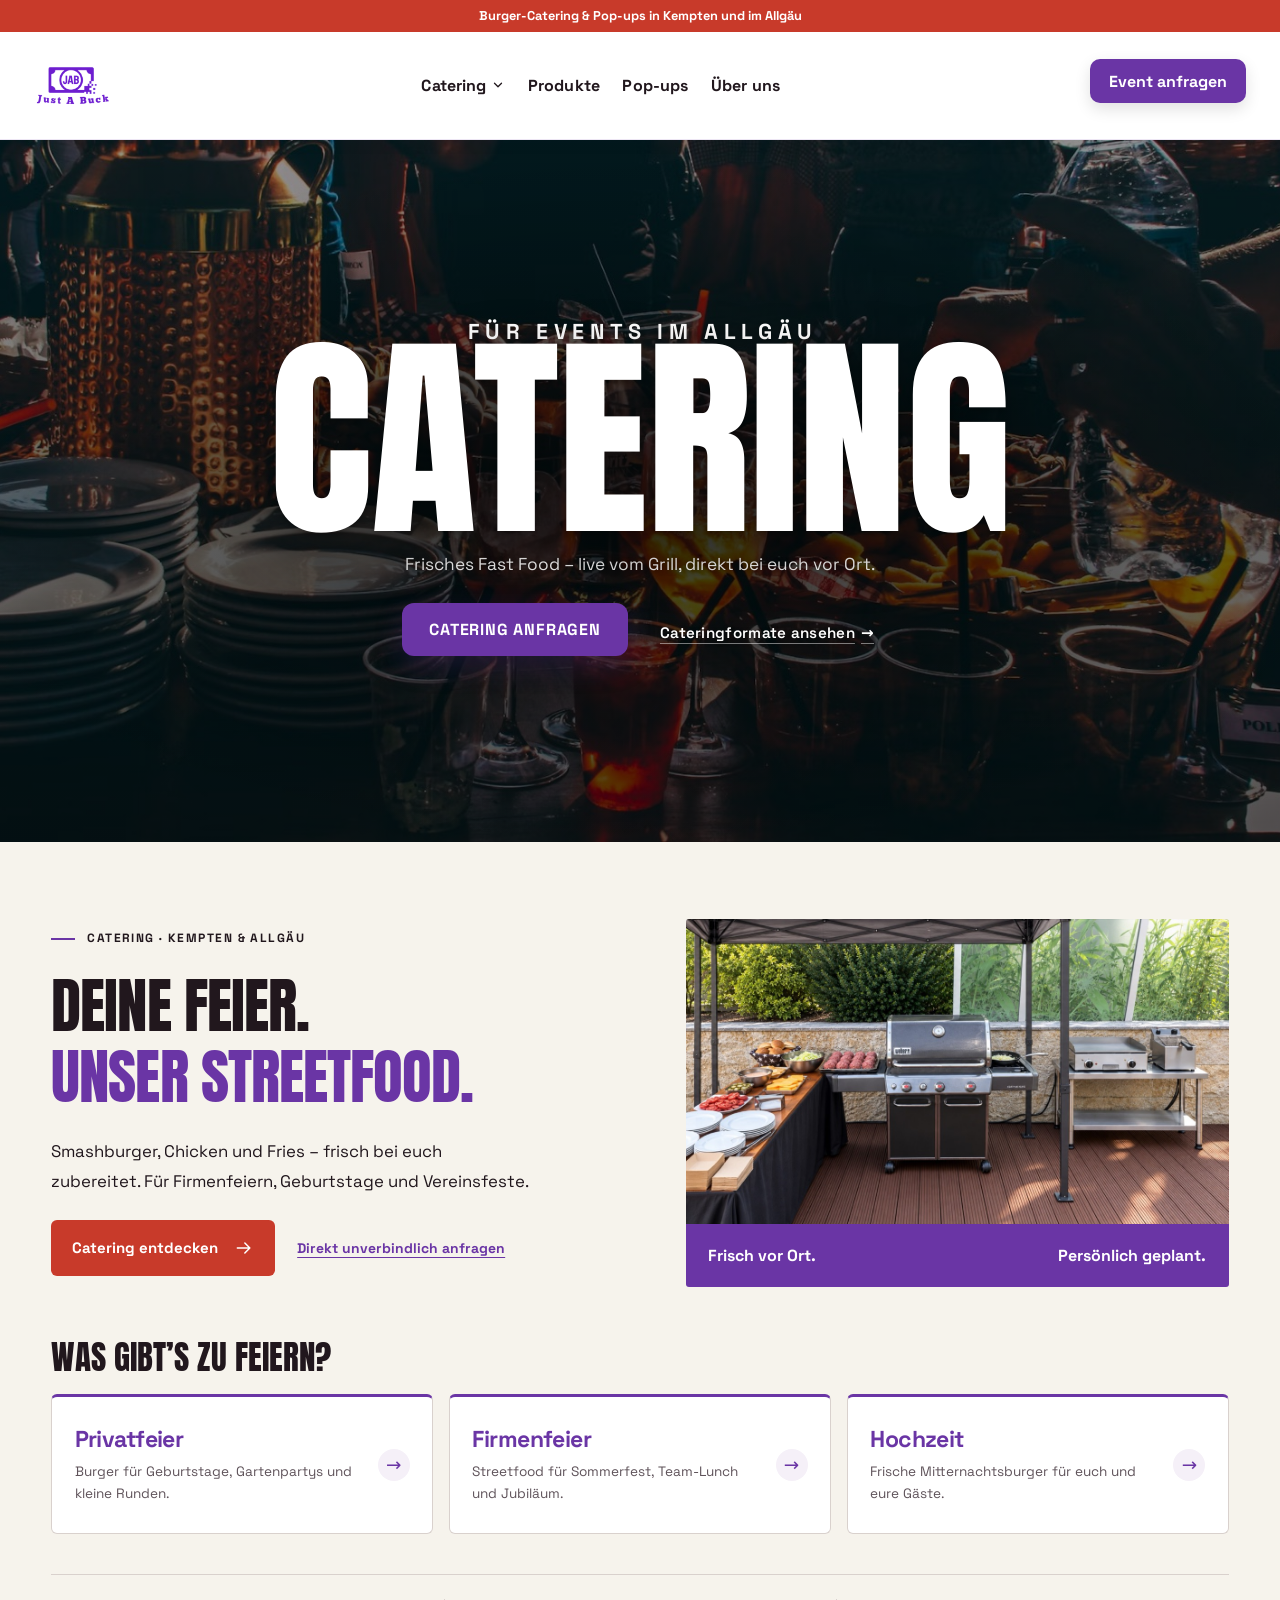
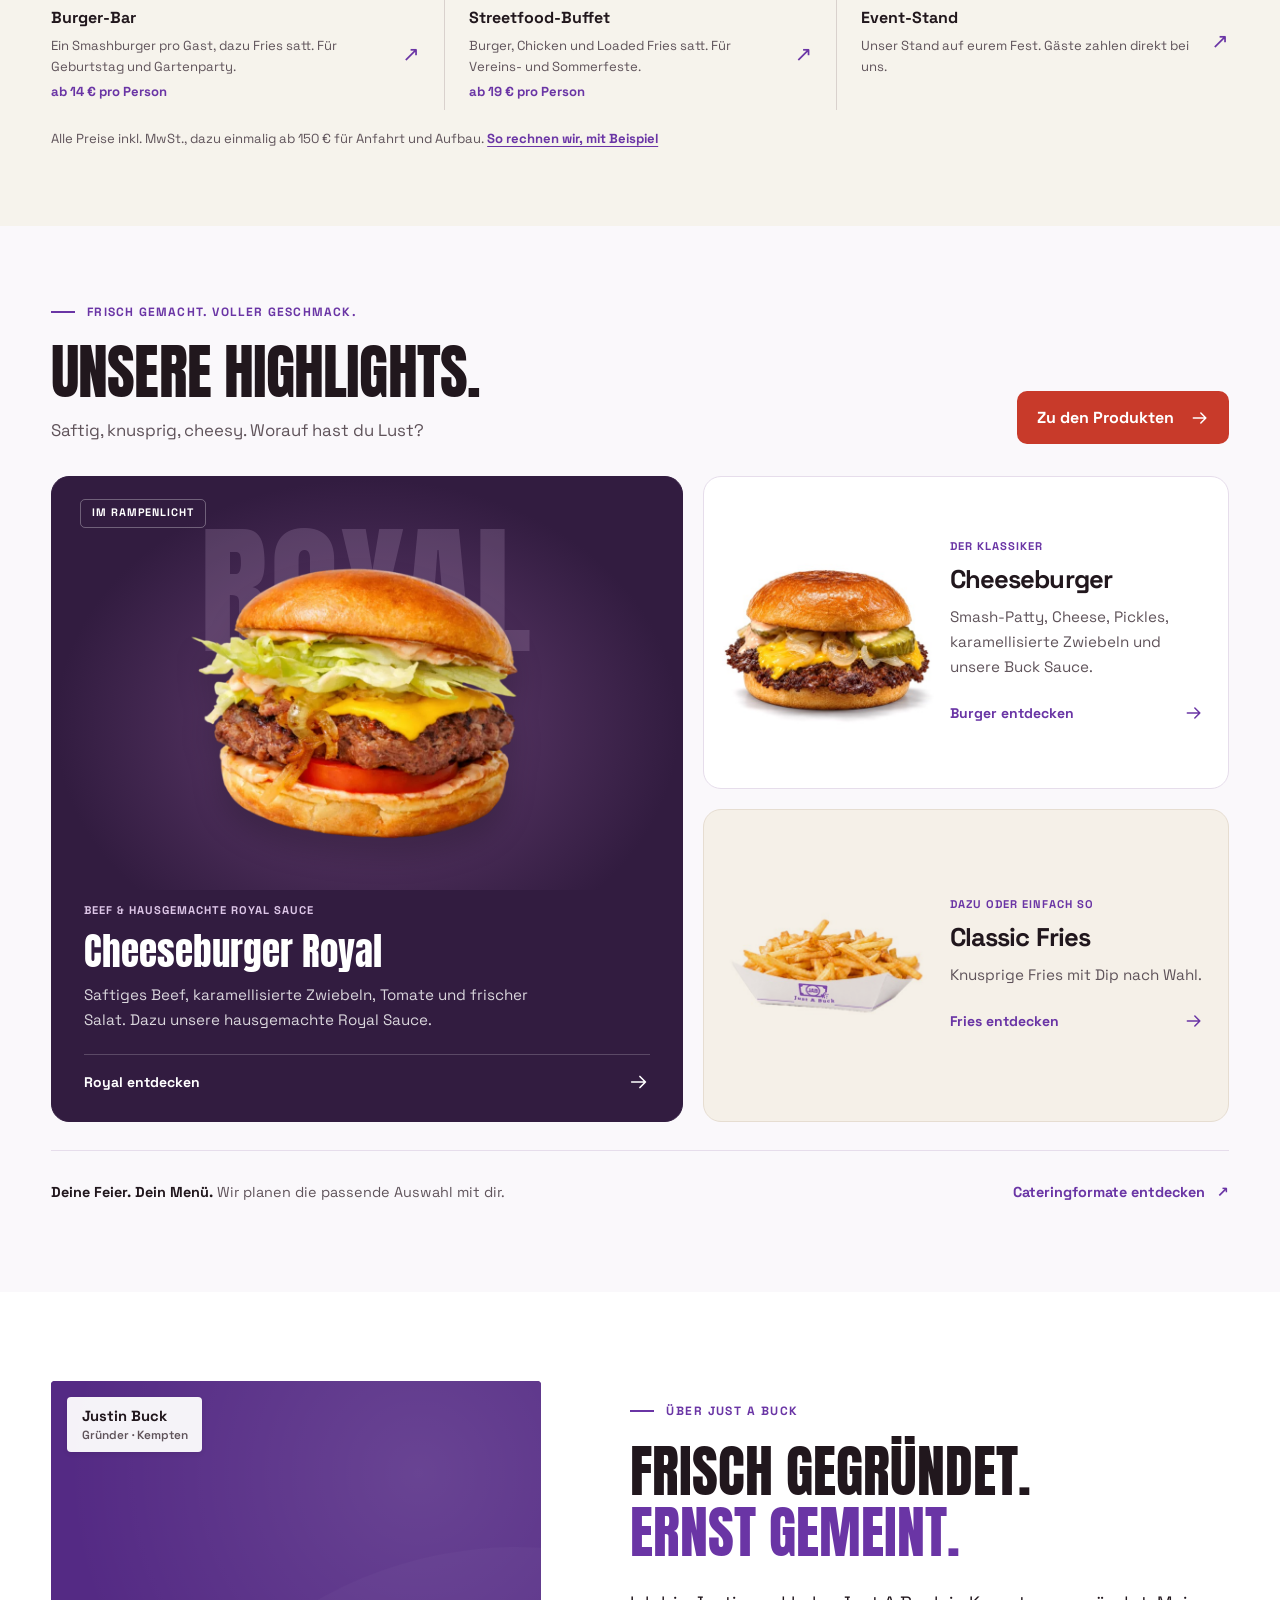
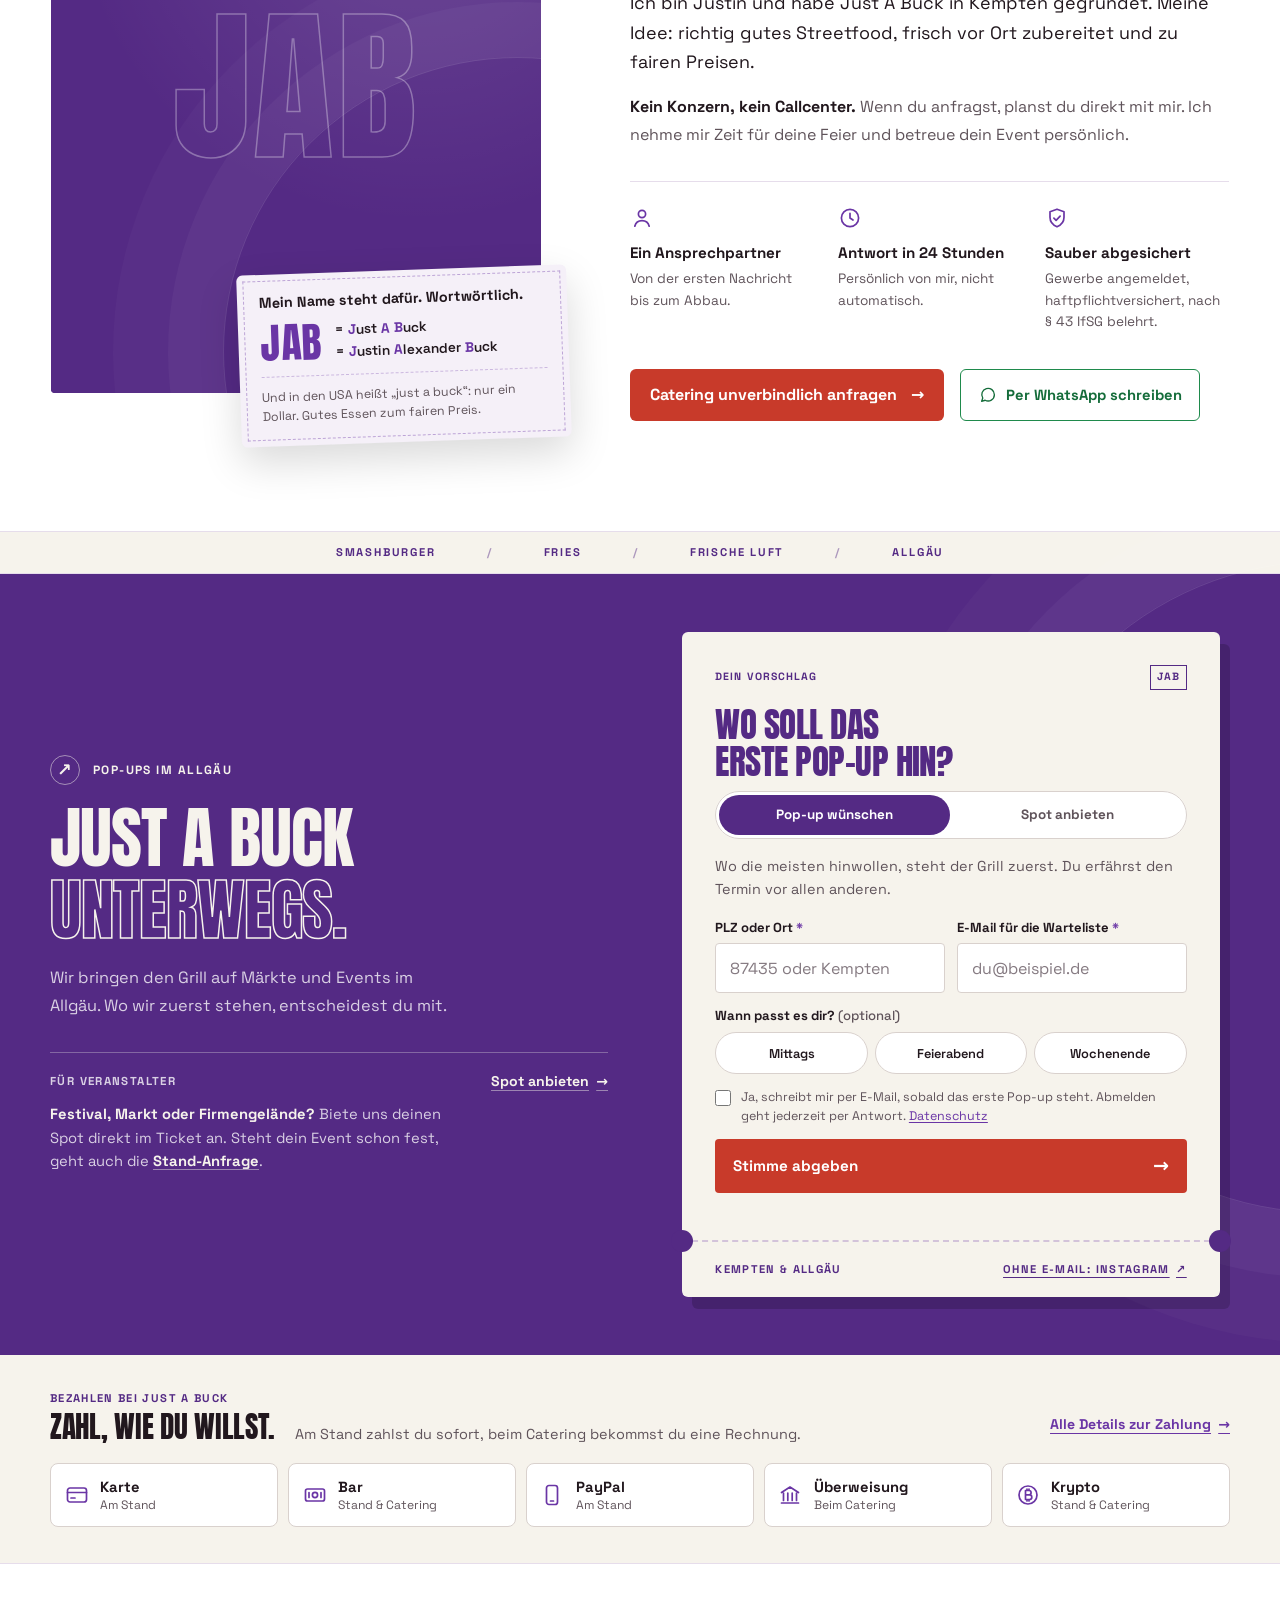
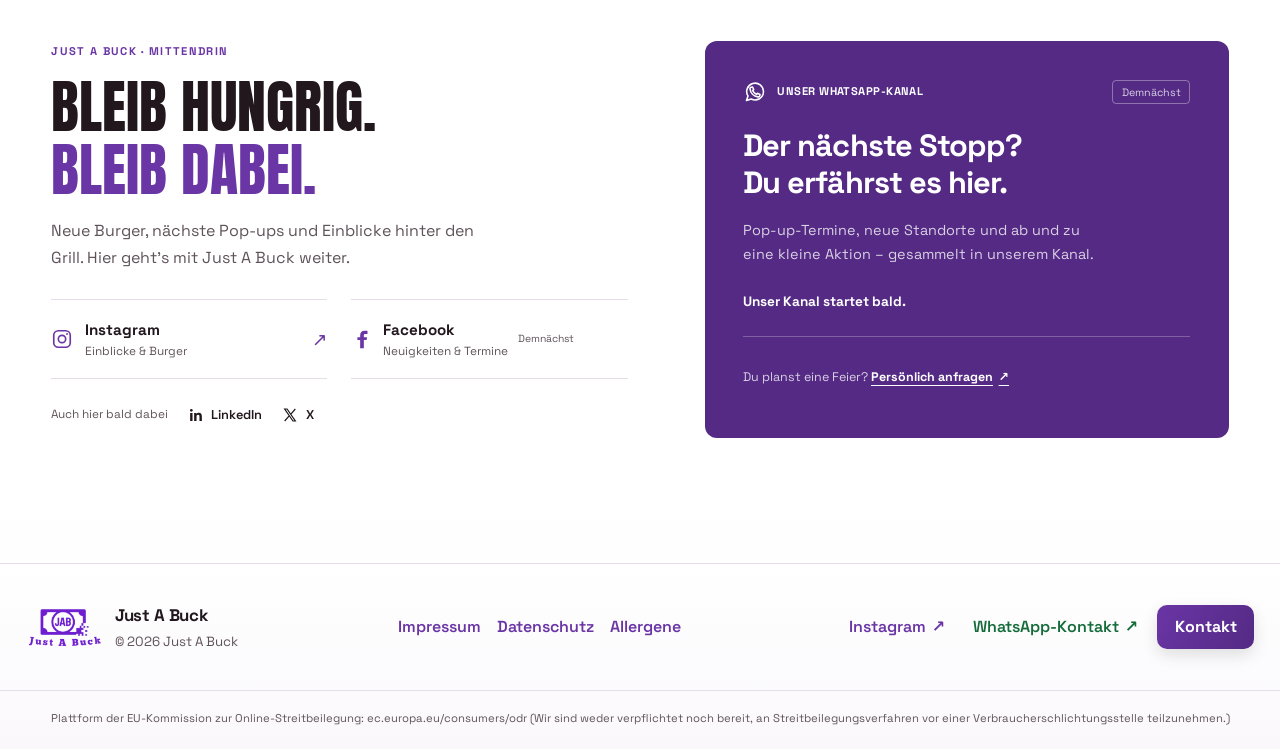
<file: index.html>
<!DOCTYPE html>
<html lang="de">
<head>
  <meta charset="UTF-8" />
  <meta name="viewport" content="width=device-width, initial-scale=1" />

  <title>Burger-Catering in Kempten &amp; im Allgäu | Just A Buck</title>
  <meta name="description" content="Burger-Catering in Kempten und im Allgäu: Smashburger, Chicken und Fries, frisch bei euch vor Ort gegrillt. Für Privatfeier, Firmenfeier und Hochzeit, ab 14 € pro Person." />
  <link rel="canonical" href="https://justabuck.de/" />

  <!-- Open Graph / Social -->
  <meta property="og:type" content="website" />
  <meta property="og:site_name" content="Just A Buck" />
  <meta property="og:locale" content="de_DE" />
  <meta property="og:title" content="Just A Buck – Burger-Catering &amp; Pop-ups im Allgäu" />
  <meta property="og:description" content="Smashburger, Chicken und Fries, frisch bei euch vor Ort gegrillt. Für Privatfeier, Firmenfeier und Hochzeit in Kempten und im Allgäu." />
  <meta property="og:image" content="https://justabuck.de/assets/images/og-image.jpg" />
  <meta property="og:image:width" content="1200" />
  <meta property="og:image:height" content="630" />
  <meta property="og:url" content="https://justabuck.de/" />
  <meta name="twitter:card" content="summary_large_image" />
  <meta name="theme-color" content="#6A35A5" />

  <link rel="icon" type="image/png" href="assets/images/logo.png" />
  <link rel="preload" as="image" href="assets/images/catering.jpg" />
  <link rel="stylesheet" href="css/site.css" />
</head>
<body class="home-refined">

  <!-- Skiplink -->
  <a class="skip-link" href="#main">Zum Inhalt springen</a>

  <div class="site-announcement" role="note">Burger-Catering &amp; Pop-ups in Kempten und im Allgäu</div>

  <!-- NAVIGATION -->
  <header>
    <nav class="navbar navbar--mobile-inquiry" aria-label="Hauptnavigation">
      <div class="nav-inner">
        <a href="index.html" class="brand" aria-label="Just A Buck – zur Startseite">
          <img src="assets/images/logo.png" alt="Just A Buck" class="logo">
        </a>

        <ul id="primary-nav" class="nav-links" role="list">
          <li class="nav-group">
            <button class="nav-group-toggle" type="button" aria-expanded="false" aria-controls="navCatering">Catering <svg width="14" height="14" viewBox="0 0 24 24" fill="none" stroke="currentColor" stroke-width="2.2" aria-hidden="true" focusable="false"><path d="m6 9 6 6 6-6" stroke-linecap="round" stroke-linejoin="round" /></svg></button>
            <span class="nav-group-label" aria-hidden="true">Catering</span>
            <div class="nav-dropdown" id="navCatering">
              <ul class="nav-dropdown-list" role="list" aria-label="Catering nach Anlass">
                <li><a href="catering.html"><strong>Privatfeier</strong><span>Geburtstag, Gartenparty und kleine Runden</span></a></li>
                <li><a href="firmen.html"><strong>Firmenfeier</strong><span>Sommerfest, Team-Lunch und Jubiläum</span></a></li>
                <li><a href="hochzeit.html"><strong>Hochzeit</strong><span>Mitternachtsburger für euch und eure Gäste</span></a></li>
              </ul>
              <a class="nav-dropdown-all" href="catering.html#catering-angebote">Alle Formate &amp; Preise <span aria-hidden="true">→</span></a>
            </div>
          </li>
          <li><a href="menu.html">Produkte</a></li>
          <li><a href="#locations">Pop-ups</a></li>
          <li><a href="#about">Über uns</a></li>
        </ul>

        <a href="catering.html#event-anfragen" class="contact-btn">Event anfragen</a>
        <button class="nav-toggle" type="button" aria-expanded="false" aria-controls="primary-nav" aria-label="Menü öffnen">
          <span aria-hidden="true">☰</span>
        </button>
      </div>
    </nav>
  </header>

  <main id="main">
    <!-- HERO -->
    <section class="hero-video" aria-label="Hero">
      <video class="background-video"
             autoplay muted loop playsinline
             poster="assets/images/catering.jpg">
        <source src="assets/video/hero.mp4" type="video/mp4" />
        Dein Browser unterstützt kein Video-Tag.
      </video>
      <div class="overlay-content">
        <h1 class="hero-title">
          <span class="hero-title__eyebrow">Für Events im Allgäu</span>
          <span class="hero-title__main">Catering</span>
        </h1>
        <p class="hero-desc">Frisches Fast Food &ndash; live vom Grill, direkt bei euch vor Ort.</p>
        <div class="hero-actions">
          <a href="catering.html#event-anfragen" class="contact-btn">Catering anfragen</a>
          <a href="catering.html#catering-angebote" class="hero-link-secondary" aria-label="Cateringformate ansehen">
            Cateringformate ansehen <span aria-hidden="true">&rarr;</span>
          </a>
        </div>
      </div>
    </section>

    <!-- CATERING -->
    <section id="event-anfragen" class="catering-section catering-teaser" aria-labelledby="cateringTitle">
      <div class="catering-inner">
        <div class="catering-intro">
          <div class="catering-copy">
            <p class="catering-eyebrow">Catering · Kempten &amp; Allgäu</p>
            <h2 id="cateringTitle" class="catering-title">
              <span>Deine Feier.</span>
              <span>Unser Streetfood.</span>
            </h2>
            <p class="catering-lead">Smashburger, Chicken und Fries – frisch bei euch zubereitet. Für Firmenfeiern, Geburtstage und Vereinsfeste.</p>
            <div class="catering-teaser-actions">
              <a href="catering.html" class="catering-cta">
                <span>Catering entdecken</span>
                <svg width="20" height="20" viewBox="0 0 24 24" fill="none" stroke="currentColor" stroke-width="1.8" aria-hidden="true" focusable="false">
                  <path d="M4 12h15m-6-6 6 6-6 6" stroke-linecap="round" stroke-linejoin="round" />
                </svg>
              </a>
              <a href="catering.html#event-anfragen" class="catering-direct-link">Direkt unverbindlich anfragen</a>
            </div>
          </div>
          <figure class="catering-photo">
            <img src="assets/images/catering-setup.jpg" alt="Catering-Aufbau unter einem Pavillon mit Grill, Burger-Zutaten und Fritteuse"
                 loading="lazy" width="1200" height="675">
            <figcaption><span>Frisch vor Ort.</span><span>Persönlich geplant.</span></figcaption>
          </figure>
        </div>

        <nav class="occasion-picker" aria-labelledby="occasionTitle">
          <h3 id="occasionTitle">Was gibt’s zu feiern?</h3>
          <ul class="occasion-grid" role="list">
            <li>
              <a class="occasion-card" href="catering.html#catering-angebote">
                <span class="occasion-card-copy"><strong>Privatfeier</strong><span>Burger für Geburtstage, Gartenpartys und kleine Runden.</span></span>
                <span class="occasion-card-arrow" aria-hidden="true">→</span>
              </a>
            </li>
            <li>
              <a class="occasion-card" href="firmen.html">
                <span class="occasion-card-copy"><strong>Firmenfeier</strong><span>Streetfood für Sommerfest, Team-Lunch und Jubiläum.</span></span>
                <span class="occasion-card-arrow" aria-hidden="true">→</span>
              </a>
            </li>
            <li>
              <a class="occasion-card" href="hochzeit.html">
                <span class="occasion-card-copy"><strong>Hochzeit</strong><span>Frische Mitternachtsburger für euch und eure Gäste.</span></span>
                <span class="occasion-card-arrow" aria-hidden="true">→</span>
              </a>
            </li>
          </ul>
        </nav>

        <ul id="catering-angebote" class="catering-teaser-options" aria-label="Unsere Cateringformate" role="list">
          <li>
            <a href="catering.html#burger-bar">
              <span><strong>Burger-Bar</strong><span>Ein Smashburger pro Gast, dazu Fries satt. Für Geburtstag und Gartenparty.</span><span class="catering-teaser-price">ab 14&nbsp;€ pro Person</span></span>
              <span class="catering-teaser-arrow" aria-hidden="true">↗</span>
            </a>
          </li>
          <li>
            <a href="catering.html#streetfood-buffet">
              <span><strong>Streetfood-Buffet</strong><span>Burger, Chicken und Loaded Fries satt. Für Vereins- und Sommerfeste.</span><span class="catering-teaser-price">ab 19&nbsp;€ pro Person</span></span>
              <span class="catering-teaser-arrow" aria-hidden="true">↗</span>
            </a>
          </li>
          <li>
            <a href="catering.html#event-stand">
              <span><strong>Event-Stand</strong><span>Unser Stand auf eurem Fest. Gäste zahlen direkt bei uns.</span></span>
              <span class="catering-teaser-arrow" aria-hidden="true">↗</span>
            </a>
          </li>
        </ul>
        <p class="catering-teaser-note">Alle Preise inkl. MwSt., dazu einmalig ab 150&nbsp;€ für Anfahrt und Aufbau. <a href="catering.html#preise">So rechnen wir, mit Beispiel</a></p>
      </div>
    </section>

    <!-- PRODUKT-HIGHLIGHTS -->
    <section id="menu" class="highlights-section" aria-labelledby="menuTitle">
      <div class="highlights-inner">
        <div class="highlights-heading">
          <div>
            <p class="highlights-eyebrow">Frisch gemacht. Voller Geschmack.</p>
            <h2 id="menuTitle" class="highlights-title">Unsere Highlights.</h2>
            <p class="highlights-intro">Saftig, knusprig, cheesy. Worauf hast du Lust?</p>
          </div>
          <a class="highlights-menu-link" href="menu.html">
            <span>Zu den Produkten</span>
            <svg width="20" height="20" viewBox="0 0 24 24" fill="none" stroke="currentColor" stroke-width="1.8" aria-hidden="true" focusable="false">
              <path d="M4 12h15m-6-6 6 6-6 6" stroke-linecap="round" stroke-linejoin="round" />
            </svg>
          </a>
        </div>

        <div class="highlights-grid">
          <article class="highlight-card highlight-card--royal" aria-labelledby="royalTitle">
            <a class="highlight-card-link" href="menu.html#cheeseburger-royal" aria-labelledby="royalTitle royalLink">
              <div class="highlight-visual highlight-visual--royal">
                <span class="highlight-label">Im Rampenlicht</span>
                <span class="highlight-wordmark" aria-hidden="true">Royal</span>
                <img src="assets/images/cheeseburger-royal.webp" alt="Cheeseburger Royal mit Salat, Tomate und karamellisierten Zwiebeln"
                     loading="lazy" decoding="async" width="1200" height="800">
              </div>
              <div class="highlight-copy">
                <p class="highlight-category">Beef &amp; hausgemachte Royal Sauce</p>
                <h3 id="royalTitle">Cheeseburger Royal</h3>
                <p class="highlight-description">Saftiges Beef, karamellisierte Zwiebeln, Tomate und frischer Salat. Dazu unsere hausgemachte Royal Sauce.</p>
                <span class="highlight-card-action">
                  <span id="royalLink">Royal entdecken</span>
                  <svg width="22" height="22" viewBox="0 0 24 24" fill="none" stroke="currentColor" stroke-width="1.8" aria-hidden="true" focusable="false">
                    <path d="M4 12h15m-6-6 6 6-6 6" stroke-linecap="round" stroke-linejoin="round" />
                  </svg>
                </span>
              </div>
            </a>
          </article>

          <article class="highlight-card highlight-card--classic" aria-labelledby="classicTitle">
            <a class="highlight-card-link" href="menu.html#cheeseburger" aria-labelledby="classicTitle classicLink">
              <div class="highlight-visual">
                <img src="assets/images/cheeseburger.jpg" alt="Cheeseburger mit Smash-Patty, geschmolzenem Cheese, Pickles und Sauce"
                     loading="lazy" decoding="async" width="440" height="440">
              </div>
              <div class="highlight-copy">
                <p class="highlight-category">Der Klassiker</p>
                <h3 id="classicTitle">Cheeseburger</h3>
                <p class="highlight-description">Smash-Patty, Cheese, Pickles, karamellisierte Zwiebeln und unsere Buck Sauce.</p>
                <span class="highlight-card-action">
                  <span id="classicLink">Burger entdecken</span>
                  <svg width="20" height="20" viewBox="0 0 24 24" fill="none" stroke="currentColor" stroke-width="1.8" aria-hidden="true" focusable="false">
                    <path d="M4 12h15m-6-6 6 6-6 6" stroke-linecap="round" stroke-linejoin="round" />
                  </svg>
                </span>
              </div>
            </a>
          </article>

          <article class="highlight-card highlight-card--fries" aria-labelledby="friesHighlightTitle">
            <a class="highlight-card-link" href="menu.html#classic-fries" aria-labelledby="friesHighlightTitle friesLink">
              <div class="highlight-visual">
                <img src="assets/images/classic-fries.jpg" alt="Goldene Fries in einer Just-A-Buck-Schale"
                     loading="lazy" decoding="async" width="440" height="440">
              </div>
              <div class="highlight-copy">
                <p class="highlight-category">Dazu oder einfach so</p>
                <h3 id="friesHighlightTitle">Classic Fries</h3>
                <p class="highlight-description">Knusprige Fries mit Dip nach Wahl.</p>
                <span class="highlight-card-action">
                  <span id="friesLink">Fries entdecken</span>
                  <svg width="20" height="20" viewBox="0 0 24 24" fill="none" stroke="currentColor" stroke-width="1.8" aria-hidden="true" focusable="false">
                    <path d="M4 12h15m-6-6 6 6-6 6" stroke-linecap="round" stroke-linejoin="round" />
                  </svg>
                </span>
              </div>
            </a>
          </article>
        </div>

        <div class="highlights-footer">
          <p><strong>Deine Feier. Dein Menü.</strong> Wir planen die passende Auswahl mit dir.</p>
          <a href="catering.html#catering-angebote">Cateringformate entdecken <span aria-hidden="true">↗</span></a>
        </div>
      </div>
    </section>

    <!-- ABOUT -->
    <section id="about" class="about-section" aria-labelledby="aboutTitle">
      <div class="about-inner">
        <div class="about-head">
          <p class="about-eyebrow">Über Just A Buck</p>
          <h2 id="aboutTitle" class="about-title"><span>Frisch gegründet.</span> <span>Ernst gemeint.</span></h2>
        </div>

        <div class="about-media">
          <figure class="about-portrait">
            <!-- Platzhalter: durch Justins Foto ersetzen, z. B.
                 <img src="assets/images/justin-buck.jpg" alt="Justin Buck, Gründer von Just A Buck, am Grill" loading="lazy" width="1200" height="1500"> -->
            <div class="about-portrait-placeholder" aria-hidden="true"><span>JAB</span></div>
            <figcaption><strong>Justin Buck</strong> <span>Gründer &middot; Kempten</span></figcaption>
          </figure>

          <!-- Namensgeschichte im Stil des Geldscheins aus dem Logo -->
          <div class="about-bill">
            <p class="about-bill-title">Mein Name steht dafür. Wortwörtlich.</p>
            <p class="about-bill-formula">
              <span class="about-bill-jab">JAB</span>
              <span class="about-bill-lines">
                <span>= <b>J</b>ust <b>A</b> <b>B</b>uck</span>
                <span>= <b>J</b>ustin <b>A</b>lexander <b>B</b>uck</span>
              </span>
            </p>
            <p class="about-bill-note">Und in den USA heißt „just a buck“: nur ein Dollar. Gutes Essen zum fairen Preis.</p>
          </div>
        </div>

        <div class="about-body">
          <p class="about-lead">
            Ich bin Justin und habe Just A Buck in Kempten gegründet. Meine Idee: richtig gutes Streetfood,
            frisch vor Ort zubereitet und zu fairen Preisen.
          </p>
          <p class="about-copy">
            <strong>Kein Konzern, kein Callcenter.</strong> Wenn du anfragst, planst du direkt mit mir.
            Ich nehme mir Zeit für deine Feier und betreue dein Event persönlich.
          </p>

          <ul class="about-promises" role="list" aria-label="Darauf kannst du dich verlassen">
            <li>
              <svg width="24" height="24" viewBox="0 0 24 24" fill="none" stroke="currentColor" stroke-width="1.7" aria-hidden="true" focusable="false"><circle cx="12" cy="8" r="3.6" /><path d="M4.8 20.2c.9-3.6 3.7-5.6 7.2-5.6s6.3 2 7.2 5.6" stroke-linecap="round" /></svg>
              <strong>Ein Ansprechpartner</strong>
              <span>Von der ersten Nachricht bis zum Abbau.</span>
            </li>
            <li>
              <svg width="24" height="24" viewBox="0 0 24 24" fill="none" stroke="currentColor" stroke-width="1.7" aria-hidden="true" focusable="false"><circle cx="12" cy="12" r="8.6" /><path d="M12 7.4V12l3 2" stroke-linecap="round" stroke-linejoin="round" /></svg>
              <strong>Antwort in 24&nbsp;Stunden</strong>
              <span>Persönlich von mir, nicht automatisch.</span>
            </li>
            <li>
              <svg width="24" height="24" viewBox="0 0 24 24" fill="none" stroke="currentColor" stroke-width="1.7" aria-hidden="true" focusable="false"><path d="M12 3.2 5 5.8v5.5c0 4.4 2.9 7.8 7 9.5 4.1-1.7 7-5.1 7-9.5V5.8Z" stroke-linejoin="round" /><path d="m8.9 12.1 2.2 2.2 4-4.2" stroke-linecap="round" stroke-linejoin="round" /></svg>
              <strong>Sauber abgesichert</strong>
              <span>Gewerbe angemeldet, haftpflichtversichert, nach §&nbsp;43&nbsp;IfSG belehrt.</span>
            </li>
          </ul>

          <div class="direct-contact">
            <a href="catering.html#event-anfragen" class="about-cta">
              <span>Catering unverbindlich anfragen</span>
              <span aria-hidden="true">→</span>
            </a>
            <a class="whatsapp-btn" href="https://wa.me/491713920012?text=Hallo%20Justin%2C%20ich%20interessiere%20mich%20f%C3%BCr%20ein%20Catering.%0A%0ADatum%3A%0AOrt%3A%0AUngef%C3%A4hre%20G%C3%A4stezahl%3A" target="_blank" rel="noopener"><svg width="18" height="18" viewBox="0 0 24 24" fill="none" stroke="currentColor" stroke-width="1.8" aria-hidden="true" focusable="false"><path d="M20.5 11.6a8.4 8.4 0 0 1-12.3 7.4L3.5 20.5l1.5-4.5a8.4 8.4 0 1 1 15.5-4.4Z" stroke-linejoin="round" /></svg><span>Per WhatsApp schreiben</span><span class="visually-hidden-new-tab"> (öffnet in einem neuen Tab)</span></a>
          </div>
        </div>
      </div>
    </section>

    <!-- POP-UPS & TERMINE -->
    <section id="locations" class="popups-section" aria-labelledby="locTitle">
      <div class="popups-strip" aria-hidden="true">
        <span>Smashburger</span><span>Fries</span><span>Frische Luft</span><span>Allgäu</span>
      </div>
      <div class="popups-inner">
        <div class="popups-intro">
          <p class="popups-eyebrow"><span aria-hidden="true">↗</span> Pop-ups im Allgäu</p>
          <h2 id="locTitle">Just A Buck <span>unterwegs.</span></h2>
          <p class="popups-description">Wir bringen den Grill auf Märkte und Events im Allgäu. Wo wir zuerst stehen, entscheidest du mit.</p>
        </div>

        <!-- Ticket mit zwei Wegen: „Pop-up wünschen“ (Abstimmung mit Warteliste, Betreff „Pop-up-Stimme: <Ort>“)
             und „Spot anbieten“ (Vorschlag von Veranstaltern und Flächenbesitzern, Betreff „Spot-Vorschlag: …“).
             Beide gehen per Web3Forms als E-Mail ein. Sobald der erste Termin feststeht, Ort, Datum und Uhrzeit hier zeigen. -->
        <div id="popupTicket" class="popups-dates popups-vote" aria-labelledby="popupsVoteTitle">
          <div class="popups-ticket-body">
            <p class="popups-ticket-label">Dein Vorschlag <span aria-hidden="true">JAB</span></p>
            <h3 id="popupsVoteTitle">Wo soll das <span>erste Pop-up hin?</span></h3>

            <fieldset class="popups-mode">
              <legend class="visually-hidden-new-tab">Was trifft auf dich zu?</legend>
              <label><input id="popupModeVote" type="radio" name="popupMode" value="vote" checked><span>Pop-up wünschen</span></label>
              <label><input id="popupModeSpot" type="radio" name="popupMode" value="spot"><span>Spot anbieten</span></label>
            </fieldset>

            <div class="popups-panel popups-panel--vote">
            <p class="popups-date-note">Wo die meisten hinwollen, steht der Grill zuerst. Du erfährst den Termin vor allen anderen.</p>

            <form id="popupVoteForm" class="popups-vote-form" action="https://api.web3forms.com/submit" method="post" aria-label="Für den Ort des ersten Pop-ups abstimmen">
              <input type="hidden" name="access_key" value="71d595b3-21dd-41f2-805b-842943262a0b">
              <input type="hidden" name="subject" value="Pop-up-Stimme – Just A Buck">
              <input type="hidden" name="from_name" value="Just A Buck Pop-up-Abstimmung">
              <input type="checkbox" name="botcheck" hidden tabindex="-1" autocomplete="off">

              <div class="popups-vote-fields">
                <div class="popups-vote-field">
                  <label for="popupVotePlace">PLZ oder Ort <span aria-hidden="true">*</span></label>
                  <input id="popupVotePlace" name="Wunschort" type="text" required maxlength="80" autocomplete="off" placeholder="87435 oder Kempten">
                </div>
                <div class="popups-vote-field">
                  <label for="popupVoteEmail">E-Mail für die Warteliste <span aria-hidden="true">*</span></label>
                  <input id="popupVoteEmail" name="email" type="email" required maxlength="120" autocomplete="email" placeholder="du@beispiel.de">
                </div>
              </div>

              <fieldset class="popups-vote-times">
                <legend>Wann passt es dir? <span>(optional)</span></legend>
                <div class="popups-vote-chips">
                  <label class="popups-vote-chip"><input type="checkbox" name="Wann: mittags unter der Woche" value="Ja" data-label="Mittags (Mo–Fr)"><span>Mittags</span></label>
                  <label class="popups-vote-chip"><input type="checkbox" name="Wann: nach Feierabend" value="Ja"><span>Feierabend</span></label>
                  <label class="popups-vote-chip"><input type="checkbox" name="Wann: am Wochenende" value="Ja"><span>Wochenende</span></label>
                </div>
              </fieldset>

              <label class="popups-vote-consent">
                <input id="popupVoteConsent" type="checkbox" name="Einwilligung" value="Ja, Ankündigung des ersten Pop-ups per E-Mail" required>
                <span>Ja, schreibt mir per E-Mail, sobald das erste Pop-up steht. Abmelden geht jederzeit per Antwort. <a href="datenschutz.html#popup-warteliste">Datenschutz</a></span>
              </label>

              <button id="popupVoteSubmit" class="popups-vote-submit" type="submit">Stimme abgeben <span aria-hidden="true">→</span></button>
              <p id="popupVoteStatus" class="popups-vote-status" role="status" aria-live="polite" tabindex="-1"></p>
            </form>

            <div id="popupVoteSuccess" class="popups-vote-success" tabindex="-1" hidden>
              <p class="popups-vote-success-title">Danke, deine Stimme ist da!</p>
              <p>Du stehst auf der Warteliste für <strong id="popupVoteSuccessPlace"></strong>. Sobald das erste Pop-up feststeht, schreiben wir dir.</p>
              <p>Bis dahin gibt’s Einblicke auf <a href="https://www.instagram.com/jstin.buck/" target="_blank" rel="noopener">Instagram <span aria-hidden="true">↗</span><span class="visually-hidden-new-tab"> (öffnet in einem neuen Tab)</span></a>.</p>
            </div>
            </div>

            <div class="popups-panel popups-panel--spot">
              <p class="popups-date-note">Festival, Markt, Firmengelände oder Laden mit Platz davor? Sag uns, wo wir stehen könnten. Antwort in 24&nbsp;Stunden.</p>

              <form id="popupSpotForm" class="popups-vote-form" action="https://api.web3forms.com/submit" method="post" aria-label="Einen Spot für ein Pop-up anbieten">
                <input type="hidden" name="access_key" value="71d595b3-21dd-41f2-805b-842943262a0b">
                <input type="hidden" name="subject" value="Spot-Vorschlag – Just A Buck">
                <input type="hidden" name="from_name" value="Just A Buck Spot-Vorschlag">
                <input type="checkbox" name="botcheck" hidden tabindex="-1" autocomplete="off">

                <div class="popups-vote-fields">
                  <div class="popups-vote-field">
                    <label for="popupSpotType">Was für ein Spot? <span aria-hidden="true">*</span></label>
                    <select id="popupSpotType" name="Art des Spots" required>
                      <option value="">Bitte wählen</option>
                      <option>Festival oder Markt</option>
                      <option>Firmengelände</option>
                      <option>Laden oder Gastronomie</option>
                      <option>Verein oder Sportplatz</option>
                      <option>Etwas anderes</option>
                    </select>
                  </div>
                  <div class="popups-vote-field">
                    <label for="popupSpotVisitors">Besucher am Tag <span class="popups-vote-optional">(optional)</span></label>
                    <select id="popupSpotVisitors" name="Besucher am Tag">
                      <option value="">Noch offen</option>
                      <option>Bis 200</option>
                      <option>200 bis 1.000</option>
                      <option>Über 1.000</option>
                    </select>
                  </div>
                  <div class="popups-vote-field">
                    <label for="popupSpotPlace">Ort oder Adresse <span aria-hidden="true">*</span></label>
                    <input id="popupSpotPlace" name="Ort oder Adresse" type="text" required maxlength="140" autocomplete="off" placeholder="Straße und Ort">
                  </div>
                  <div class="popups-vote-field">
                    <label for="popupSpotName">Event oder Location <span class="popups-vote-optional">(optional)</span></label>
                    <input id="popupSpotName" name="Event oder Location" type="text" maxlength="120" autocomplete="off" placeholder="z. B. Stadtfest">
                  </div>
                  <div class="popups-vote-field popups-vote-field--full">
                    <label for="popupSpotWhen">Wann? <span class="popups-vote-optional">(optional)</span></label>
                    <input id="popupSpotWhen" name="Wann" type="text" maxlength="120" autocomplete="off" placeholder="z. B. 12. Juli oder jeden Freitag">
                  </div>
                  <div class="popups-vote-field">
                    <label for="popupSpotContact">Dein Name <span aria-hidden="true">*</span></label>
                    <input id="popupSpotContact" name="name" type="text" required maxlength="100" autocomplete="name" placeholder="Vor- und Nachname">
                  </div>
                  <div class="popups-vote-field">
                    <label for="popupSpotEmail">E-Mail <span aria-hidden="true">*</span></label>
                    <input id="popupSpotEmail" name="email" type="email" required maxlength="120" autocomplete="email" placeholder="du@beispiel.de">
                  </div>
                </div>

                <p class="popups-vote-privacy">Wir nutzen deine Angaben nur, um uns zu deinem Spot zu melden. <a href="datenschutz.html#kontaktaufnahme">Datenschutz</a></p>

                <button id="popupSpotSubmit" class="popups-vote-submit" type="submit">Spot anbieten <span aria-hidden="true">→</span></button>
                <p id="popupSpotStatus" class="popups-vote-status" role="status" aria-live="polite" tabindex="-1"></p>
              </form>

              <div id="popupSpotSuccess" class="popups-vote-success" tabindex="-1" hidden>
                <p class="popups-vote-success-title">Danke, dein Spot ist bei uns!</p>
                <p>Wir schauen uns <strong id="popupSpotSuccessPlace"></strong> an und melden uns innerhalb von 24&nbsp;Stunden bei dir.</p>
              </div>
            </div>
          </div>
          <div class="popups-ticket-stub">
            <span>Kempten &amp; Allgäu</span>
            <a id="popupVoteAlt" href="https://www.instagram.com/jstin.buck/" target="_blank" rel="noopener">Ohne E-Mail: Instagram <span aria-hidden="true">↗</span><span class="visually-hidden-new-tab"> (öffnet in einem neuen Tab)</span></a>
          </div>
        </div>

        <!-- Kurzinfo neben dem Ticket: Der Link schaltet das Ticket auf „Spot anbieten“ (scripts/popups.js). -->
        <div class="popups-facts">
          <div class="popups-fact">
            <div class="popups-fact-head">
              <h3>Für Veranstalter</h3>
              <a id="popupSpotLink" class="popups-fact-link" href="#popupTicket">Spot anbieten <span aria-hidden="true">→</span></a>
            </div>
            <p><strong>Festival, Markt oder Firmengelände?</strong> Biete uns deinen Spot direkt im Ticket an. Steht dein Event schon fest, geht auch die <a href="catering.html?format=event-stand#event-anfragen">Stand-Anfrage</a>.</p>
          </div>
        </div>
      </div>
    </section>

    <!-- ZAHLUNGSARTEN: eigene Leiste für alle Zahlungsarten bei Just A Buck, am Stand und beim Catering.
         Alle fünf Arten gleich dargestellt, die Kurzzeile sagt, wo sie gilt (Stand wie auf zahlung.html).
         Details und Coin-Liste stehen auf zahlung.html. -->
    <section id="bezahlen" class="pay-bar" aria-labelledby="payBarTitle">
      <div class="pay-bar-inner">
        <div class="pay-bar-copy">
          <p class="pay-bar-label">Bezahlen bei Just A Buck</p>
          <h2 id="payBarTitle">Zahl, wie du willst.</h2>
          <p class="pay-bar-intro">Am Stand zahlst du sofort, beim Catering bekommst du eine Rechnung.</p>
        </div>
        <ul class="pay-bar-methods" role="list" aria-label="Zahlungsarten und wo sie gelten">
          <li>
            <svg width="24" height="24" viewBox="0 0 24 24" fill="none" stroke="currentColor" stroke-width="1.7" aria-hidden="true" focusable="false">
              <rect x="2.5" y="5" width="19" height="14" rx="2.5" /><path d="M2.5 9.5h19M6 15h4" stroke-linecap="round" />
            </svg>
            <span><strong>Karte</strong><span>Am Stand</span></span>
          </li>
          <li>
            <svg width="24" height="24" viewBox="0 0 24 24" fill="none" stroke="currentColor" stroke-width="1.7" aria-hidden="true" focusable="false">
              <rect x="2.5" y="6" width="19" height="12" rx="2" /><circle cx="12" cy="12" r="2.6" /><path d="M6 9.5v5M18 9.5v5" stroke-linecap="round" />
            </svg>
            <span><strong>Bar</strong><span>Stand &amp; Catering</span></span>
          </li>
          <li>
            <svg width="24" height="24" viewBox="0 0 24 24" fill="none" stroke="currentColor" stroke-width="1.7" aria-hidden="true" focusable="false">
              <rect x="6.5" y="2.5" width="11" height="19" rx="2.5" /><path d="M10.5 18h3" stroke-linecap="round" />
            </svg>
            <span><strong>PayPal</strong><span>Am Stand</span></span>
          </li>
          <li>
            <svg width="24" height="24" viewBox="0 0 24 24" fill="none" stroke="currentColor" stroke-width="1.7" aria-hidden="true" focusable="false">
              <path d="M3.5 9.5 12 4l8.5 5.5M5.5 10v7.5m4.3-7.5v7.5m4.4-7.5v7.5m4.3-7.5v7.5M3.5 20h17" stroke-linecap="round" stroke-linejoin="round" />
            </svg>
            <span><strong>Überweisung</strong><span>Beim Catering</span></span>
          </li>
          <li>
            <svg width="24" height="24" viewBox="0 0 24 24" fill="none" stroke="currentColor" stroke-width="1.7" aria-hidden="true" focusable="false">
              <circle cx="12" cy="12" r="9" /><path d="M9.5 7.5h3.4a2.2 2.2 0 0 1 0 4.4H9.5Zm0 4.4h4a2.3 2.3 0 0 1 0 4.6h-4Zm0-4.4v9M11 6v1.5m0 9V18m2-12v1.5m0 9V18" stroke-linecap="round" stroke-linejoin="round" />
            </svg>
            <span><strong>Krypto</strong><span>Stand &amp; Catering</span></span>
          </li>
        </ul>
        <a class="pay-bar-link" href="zahlung.html">Alle Details zur Zahlung <span aria-hidden="true">→</span></a>
      </div>
    </section>

    <!-- Community: replace the temporary Instagram URL; activate other channels only with confirmed profile URLs. -->
    <section id="community" class="social-story" aria-labelledby="socialTitle">
      <div class="social-story-inner">
        <div class="social-story-copy">
          <p class="social-story-eyebrow">Just A Buck · Mittendrin</p>
          <h2 id="socialTitle">Bleib hungrig.<br><span>Bleib dabei.</span></h2>
          <p class="social-story-description">Neue Burger, nächste Pop-ups und Einblicke hinter den Grill. Hier geht’s mit Just A Buck weiter.</p>
          <ul class="social-platforms" role="list" aria-label="Just A Buck auf Social Media">
            <li>
              <a class="social-platform" href="https://www.instagram.com/jstin.buck/" target="_blank" rel="noopener" aria-label="Just A Buck auf Instagram (öffnet in einem neuen Tab)">
                <svg class="social-icon" width="22" height="22" viewBox="0 0 24 24" fill="none" stroke="currentColor" stroke-width="1.8" aria-hidden="true" focusable="false"><rect x="3" y="3" width="18" height="18" rx="5"/><circle cx="12" cy="12" r="4"/><circle cx="17.5" cy="6.5" r="1" fill="currentColor" stroke="none"/></svg>
                <span class="social-platform-copy"><strong>Instagram</strong><span>Einblicke &amp; Burger</span></span>
                <span class="social-platform-arrow" aria-hidden="true">↗</span>
              </a>
            </li>
            <li>
              <!-- Facebook: replace this span with an anchor once the profile URL is confirmed. -->
              <span class="social-platform social-platform--upcoming">
                <svg class="social-icon" width="22" height="22" viewBox="0 0 24 24" fill="currentColor" aria-hidden="true" focusable="false"><path d="M14 22v-9h3l.5-3H14V8c0-.9.3-1.5 1.6-1.5H18V3.2C17.5 3.1 16.2 3 14.8 3 11.6 3 10 4.9 10 8.2V10H7v3h3v9Z"/></svg>
                <span class="social-platform-copy"><strong>Facebook</strong><span>Neuigkeiten &amp; Termine</span></span>
                <span class="social-upcoming">Demnächst</span>
              </span>
            </li>
          </ul>
          <div class="social-secondary">
            <p>Auch hier bald dabei</p>
            <ul role="list" aria-label="Weitere geplante Profile">
              <li><span class="social-secondary-profile"><svg class="social-icon" width="16" height="16" viewBox="0 0 24 24" fill="currentColor" aria-hidden="true" focusable="false"><circle cx="5" cy="5" r="2"/><path d="M3.2 9h3.6v12H3.2zm6 0h3.5v1.7c.6-1.2 1.9-2 3.6-2 3.3 0 4.5 2.1 4.5 5.5V21h-3.6v-6.1c0-1.8-.3-3.2-2.1-3.2-1.7 0-2.3 1.3-2.3 3.1V21H9.2Z"/></svg>LinkedIn</span></li>
              <li><span class="social-secondary-profile"><svg class="social-icon" width="16" height="16" viewBox="0 0 24 24" fill="none" stroke="currentColor" stroke-width="1.8" aria-hidden="true" focusable="false"><path d="M4 3h3.6L20 21h-3.6L4 3Zm16 0-6.4 7.3m-3.2 3.4L4 21"/></svg>X</span></li>
            </ul>
          </div>
        </div>

        <aside class="social-channel" aria-labelledby="socialChannelTitle">
          <div class="social-channel-top">
            <p class="social-channel-label"><svg class="social-icon" width="24" height="24" viewBox="0 0 24 24" fill="none" stroke="currentColor" stroke-width="1.6" aria-hidden="true" focusable="false"><path d="M20.5 11.6a8.4 8.4 0 0 1-12.3 7.4L3.5 20.5l1.5-4.5a8.4 8.4 0 1 1 15.5-4.4Z" stroke-linejoin="round"/><path d="m8.1 7.3 1.5-.3 1.1 2.5-1 1.1a8 8 0 0 0 3.7 3.7l1.1-1 2.5 1.1-.3 1.5c-.2.8-1 1.1-1.7 1-4.2-.5-7.5-3.8-8-8-.1-.7.2-1.5 1.1-1.6Z" stroke-linejoin="round"/></svg>Unser WhatsApp-Kanal</p>
            <span class="social-channel-badge">Demnächst</span>
          </div>
          <h3 id="socialChannelTitle">Der nächste Stopp?<br>Du erfährst es hier.</h3>
          <p class="social-channel-description">Pop-up-Termine, neue Standorte und ab und zu eine kleine Aktion – gesammelt in unserem Kanal.</p>
          <!-- WhatsApp channel: use its confirmed whatsapp.com/channel/ URL here, never the personal wa.me contact. -->
          <p class="social-channel-status">Unser Kanal startet bald.</p>
          <p class="social-channel-contact">Du planst eine Feier? <a href="catering.html#event-anfragen">Persönlich anfragen <span aria-hidden="true">↗</span></a></p>
        </aside>
      </div>
    </section>

  </main>

  <!-- FOOTER -->
  <footer class="site-footer" role="contentinfo">
    <div class="footer-inner">
      <div class="footer-brand">
        <img src="assets/images/logo.png" alt="Just A Buck" class="footer-logo">
        <div class="footer-meta">
          <strong>Just A Buck</strong><br>
          <small>© <span id="y"></span> Just A Buck</small>
        </div>
      </div>

      <nav class="footer-nav" aria-label="Rechtliches">
        <a href="impressum.html">Impressum</a>
        <a href="datenschutz.html">Datenschutz</a>
        <a href="allergen.html">Allergene</a>
      </nav>

      <div class="footer-contact">
        <a href="https://www.instagram.com/jstin.buck/" class="footer-instagram" target="_blank" rel="noopener" aria-label="Instagram (öffnet in einem neuen Tab)">Instagram <span aria-hidden="true">↗</span></a>
        <a href="https://wa.me/491713920012?text=Hallo%20Justin%2C%20ich%20habe%20eine%20Frage%20an%20Just%20A%20Buck." class="footer-whatsapp" target="_blank" rel="noopener" aria-label="Persönlich per WhatsApp schreiben (öffnet in einem neuen Tab)">WhatsApp-Kontakt <span aria-hidden="true">↗</span></a>
        <a href="mailto:justin.buck@sportbuck.com?subject=Anfrage%20an%20Just%20A%20Buck" class="footer-cta">Kontakt</a>
      </div>
    </div>

    <div class="footer-sub">
      <small>
        Plattform der EU-Kommission zur Online-Streitbeilegung:
        <a href="https://ec.europa.eu/consumers/odr" rel="noopener" target="_blank">ec.europa.eu/consumers/odr</a>
        (Wir sind weder verpflichtet noch bereit, an Streitbeilegungsverfahren vor einer Verbraucherschlichtungsstelle teilzunehmen.)
      </small>
    </div>
  </footer>

  <!-- Schema -->
  <script type="application/ld+json">
  {
    "@context": "https://schema.org",
    "@type": "FoodEstablishment",
    "@id": "https://justabuck.de/#business",
    "name": "Just A Buck",
    "description": "Burger-Catering und Streetfood-Pop-ups in Kempten und im Allgäu: Smashburger, Chicken und Fries, frisch vor Ort zubereitet.",
    "url": "https://justabuck.de/",
    "image": "https://justabuck.de/assets/images/og-image.jpg",
    "logo": "https://justabuck.de/assets/images/logo.png",
    "email": "justin.buck@sportbuck.com",
    "founder": { "@type": "Person", "name": "Justin Buck" },
    "servesCuisine": ["Burger", "Fried Chicken", "Streetfood"],
    "priceRange": "€€",
    "address": { "@type": "PostalAddress", "addressLocality": "Kempten (Allgäu)", "addressRegion": "Bayern", "addressCountry": "DE" },
    "areaServed": [
      { "@type": "City", "name": "Kempten (Allgäu)" },
      { "@type": "AdministrativeArea", "name": "Allgäu" }
    ],
    "hasMenu": "https://justabuck.de/menu.html",
    "makesOffer": [
      { "@type": "Offer", "itemOffered": { "@type": "Service", "name": "Burger-Catering für Privatfeiern", "url": "https://justabuck.de/catering.html" } },
      { "@type": "Offer", "itemOffered": { "@type": "Service", "name": "Firmen-Catering", "url": "https://justabuck.de/firmen.html" } },
      { "@type": "Offer", "itemOffered": { "@type": "Service", "name": "Mitternachtsburger für Hochzeiten", "url": "https://justabuck.de/hochzeit.html" } }
    ]
  }
  </script>

  <script src="scripts/nav.js" defer></script>
  <script src="scripts/main.js"></script>
  <script src="scripts/popups.js" defer></script>
</body>
</html>
</file>
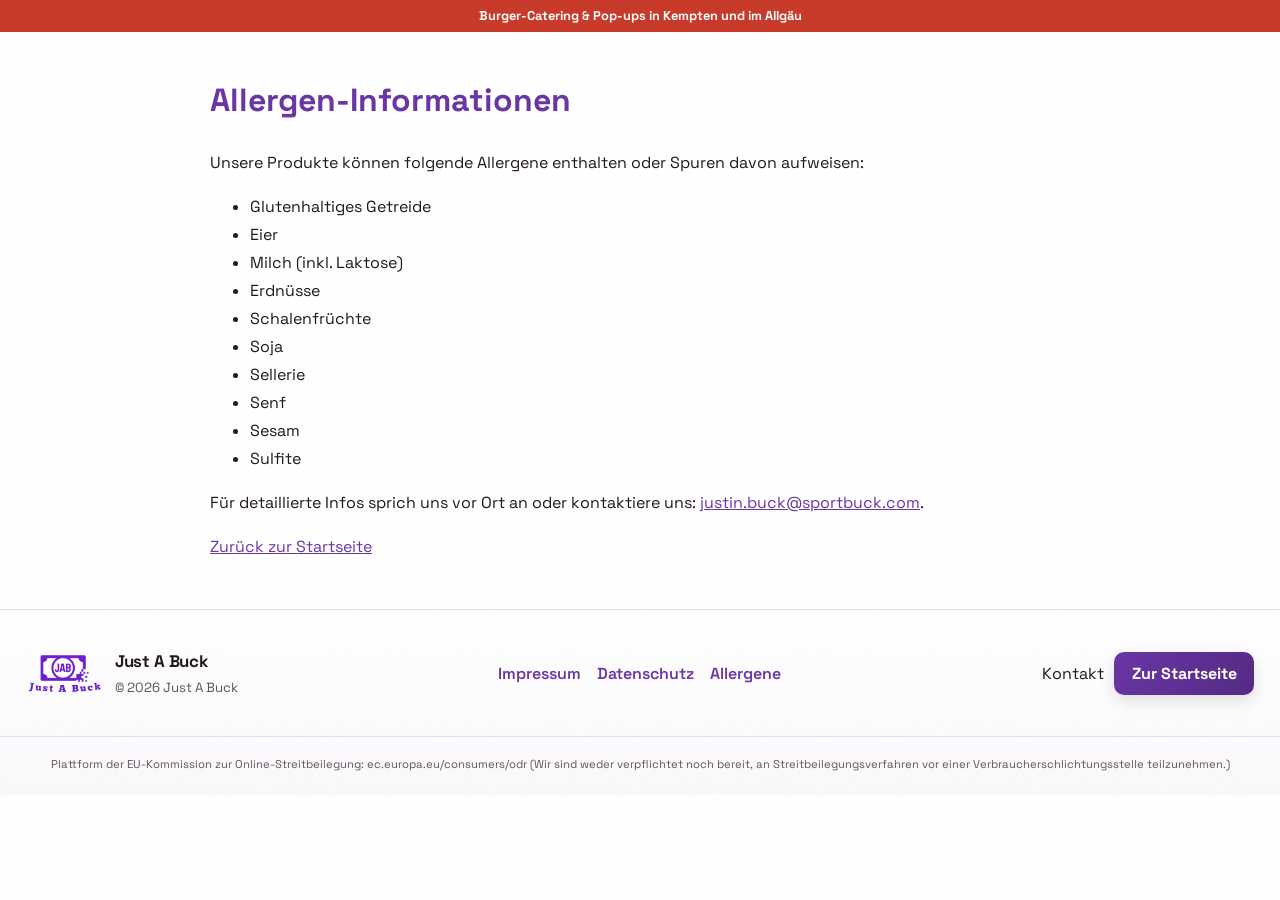
<file: allergen.html>
<!DOCTYPE html>
<html lang="de">
<head>
  <meta charset="UTF-8">
  <meta name="viewport" content="width=device-width, initial-scale=1">
  <title>Allergen-Informationen – Just A Buck</title>
  <meta name="description" content="Allergen-Informationen zu den Produkten von Just A Buck: mögliche Allergene in Burgern, Chicken und Fries im Überblick.">
  <link rel="canonical" href="https://justabuck.de/allergen.html">
  <link rel="icon" type="image/png" href="assets/images/logo.png">
  <link rel="stylesheet" href="css/site.css">
</head>
<body>
  <div class="site-announcement" role="note">Burger-Catering &amp; Pop-ups in Kempten und im Allgäu</div>
  <main class="legal-page">
    <h1>Allergen-Informationen</h1>
    <p>Unsere Produkte können folgende Allergene enthalten oder Spuren davon aufweisen:</p>

    <ul>
      <li>Glutenhaltiges Getreide</li>
      <li>Eier</li>
      <li>Milch (inkl. Laktose)</li>
      <li>Erdnüsse</li>
      <li>Schalenfrüchte</li>
      <li>Soja</li>
      <li>Sellerie</li>
      <li>Senf</li>
      <li>Sesam</li>
      <li>Sulfite</li>
    </ul>

    <p>Für detaillierte Infos sprich uns vor Ort an oder kontaktiere uns:
      <a href="mailto:justin.buck@sportbuck.com">justin.buck@sportbuck.com</a>.
    </p>

    <p><a href="index.html">Zurück zur Startseite</a></p>
  </main>

  <!-- FOOTER -->
  <footer class="site-footer" role="contentinfo">
    <div class="footer-inner">
      <div class="footer-brand">
        <img src="assets/images/logo.png" alt="Just A Buck" class="footer-logo">
        <div class="footer-meta">
          <strong>Just A Buck</strong><br>
          <small>© <span id="y"></span> Just A Buck</small>
        </div>
      </div>

      <nav class="footer-nav" aria-label="Rechtliches">
        <a href="impressum.html">Impressum</a>
        <a href="datenschutz.html">Datenschutz</a>
        <a href="allergen.html">Allergene</a>
      </nav>

      <div class="footer-contact">
        <a href="mailto:justin.buck@sportbuck.com" class="footer-link">Kontakt</a>
        <a href="index.html" class="footer-cta">Zur Startseite</a>
      </div>
    </div>

    <div class="footer-sub">
      <small>
        Plattform der EU-Kommission zur Online-Streitbeilegung:
        <a href="https://ec.europa.eu/consumers/odr" rel="noopener" target="_blank">ec.europa.eu/consumers/odr</a>
        (Wir sind weder verpflichtet noch bereit, an Streitbeilegungsverfahren vor einer Verbraucherschlichtungsstelle teilzunehmen.)
      </small>
    </div>
  </footer>

  <script src="scripts/main.js"></script>
</body>
</html>
</file>
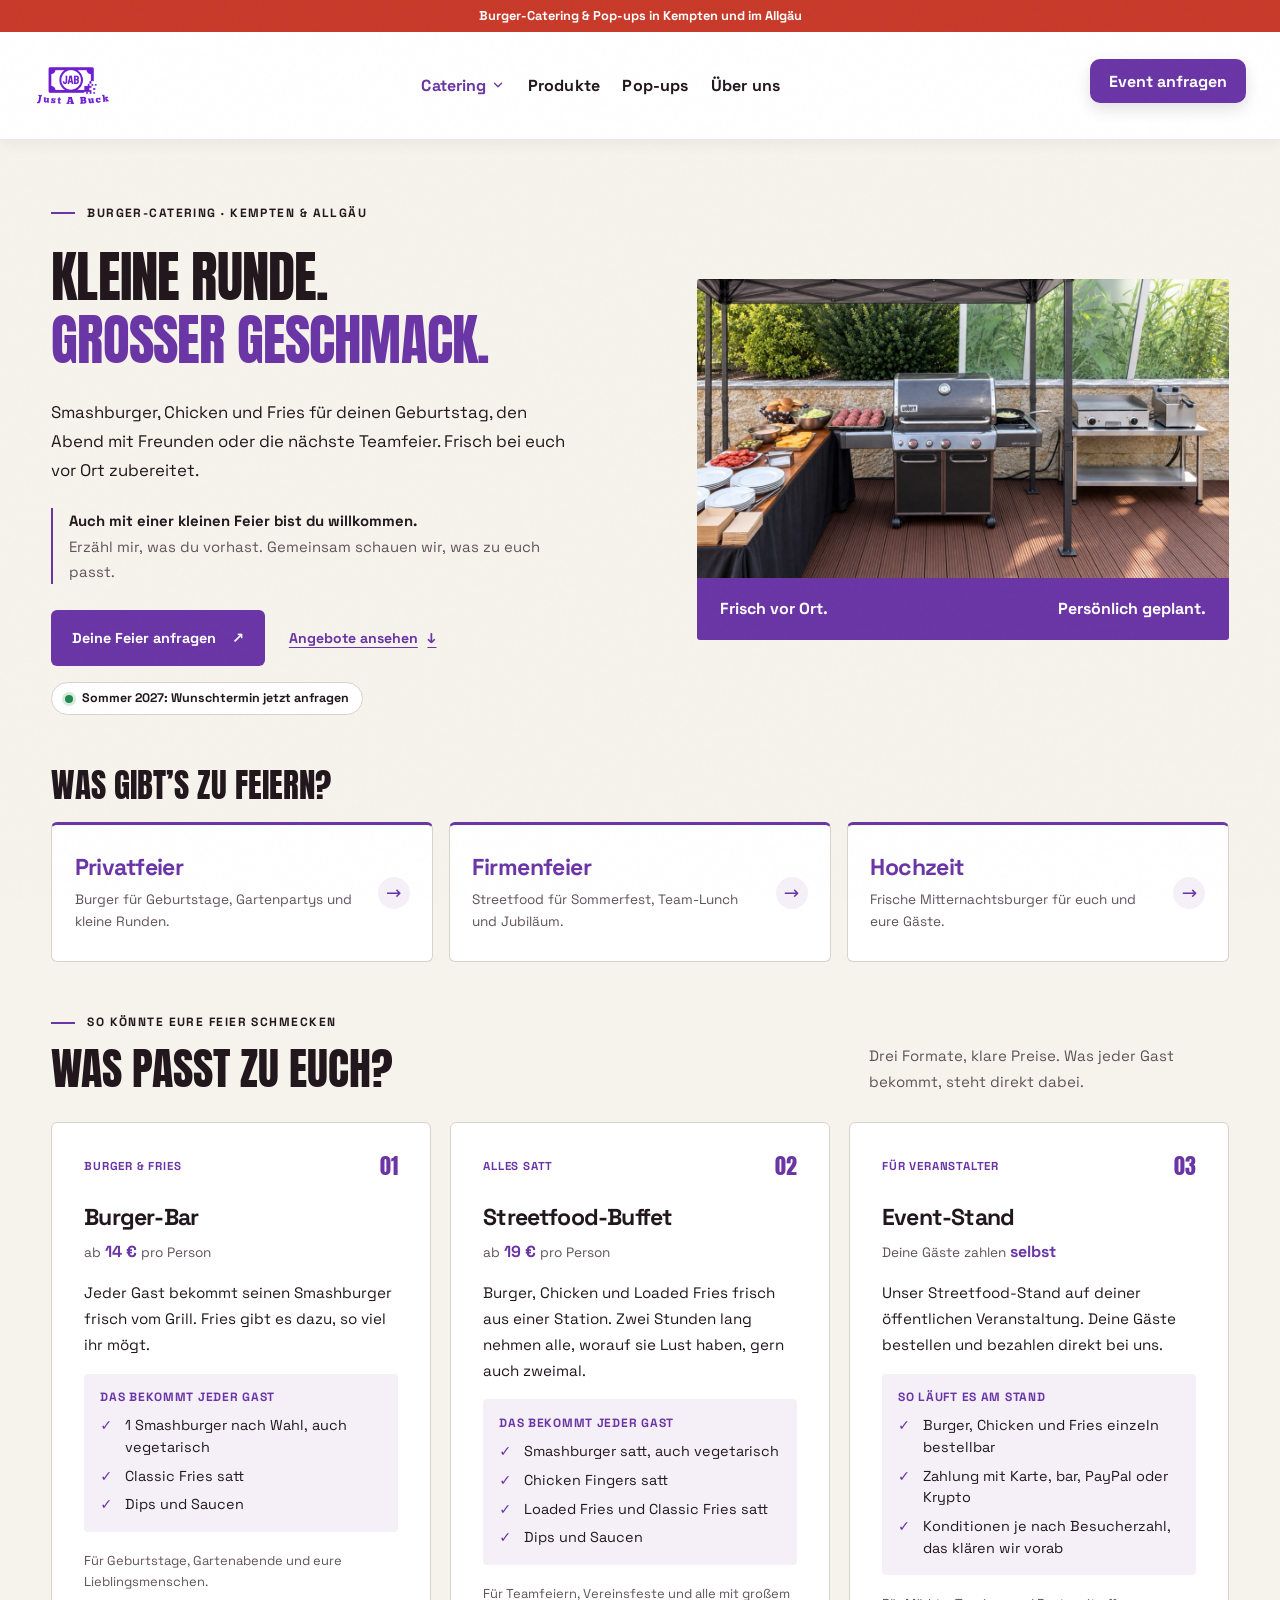
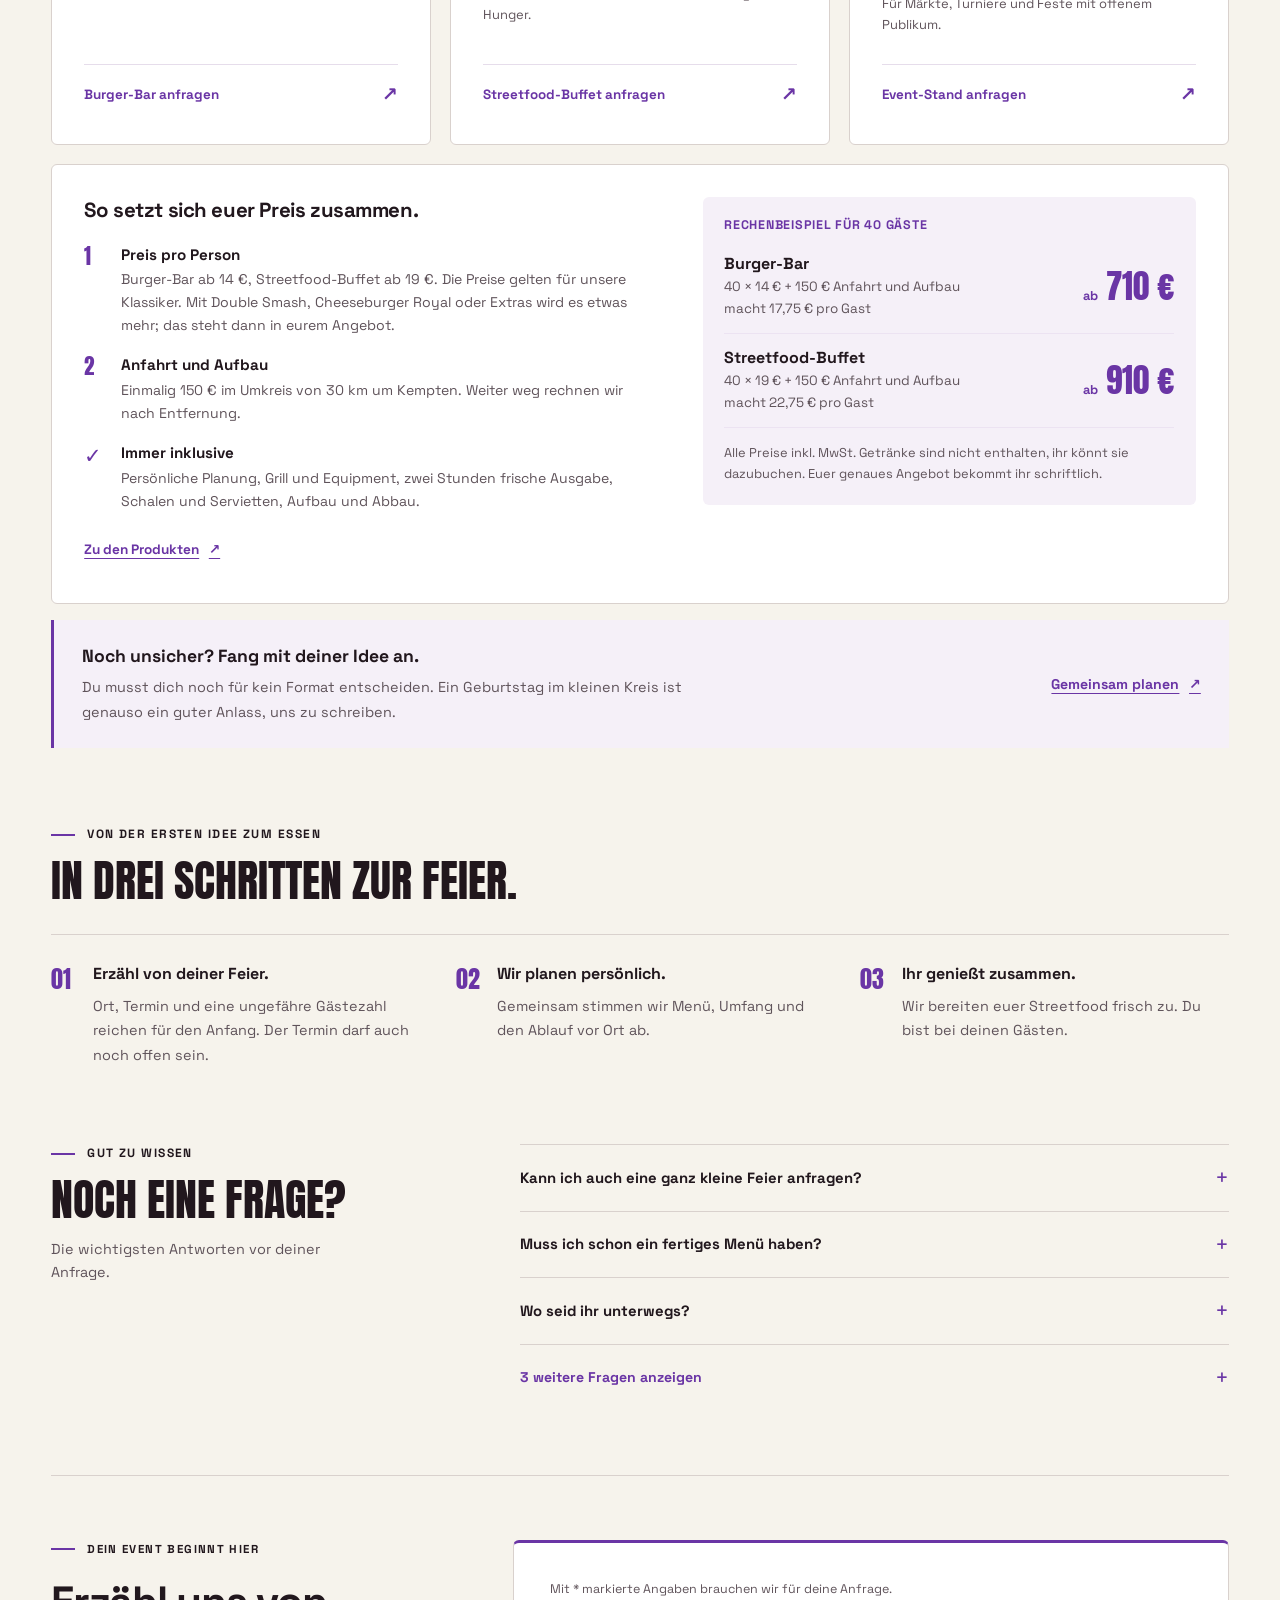
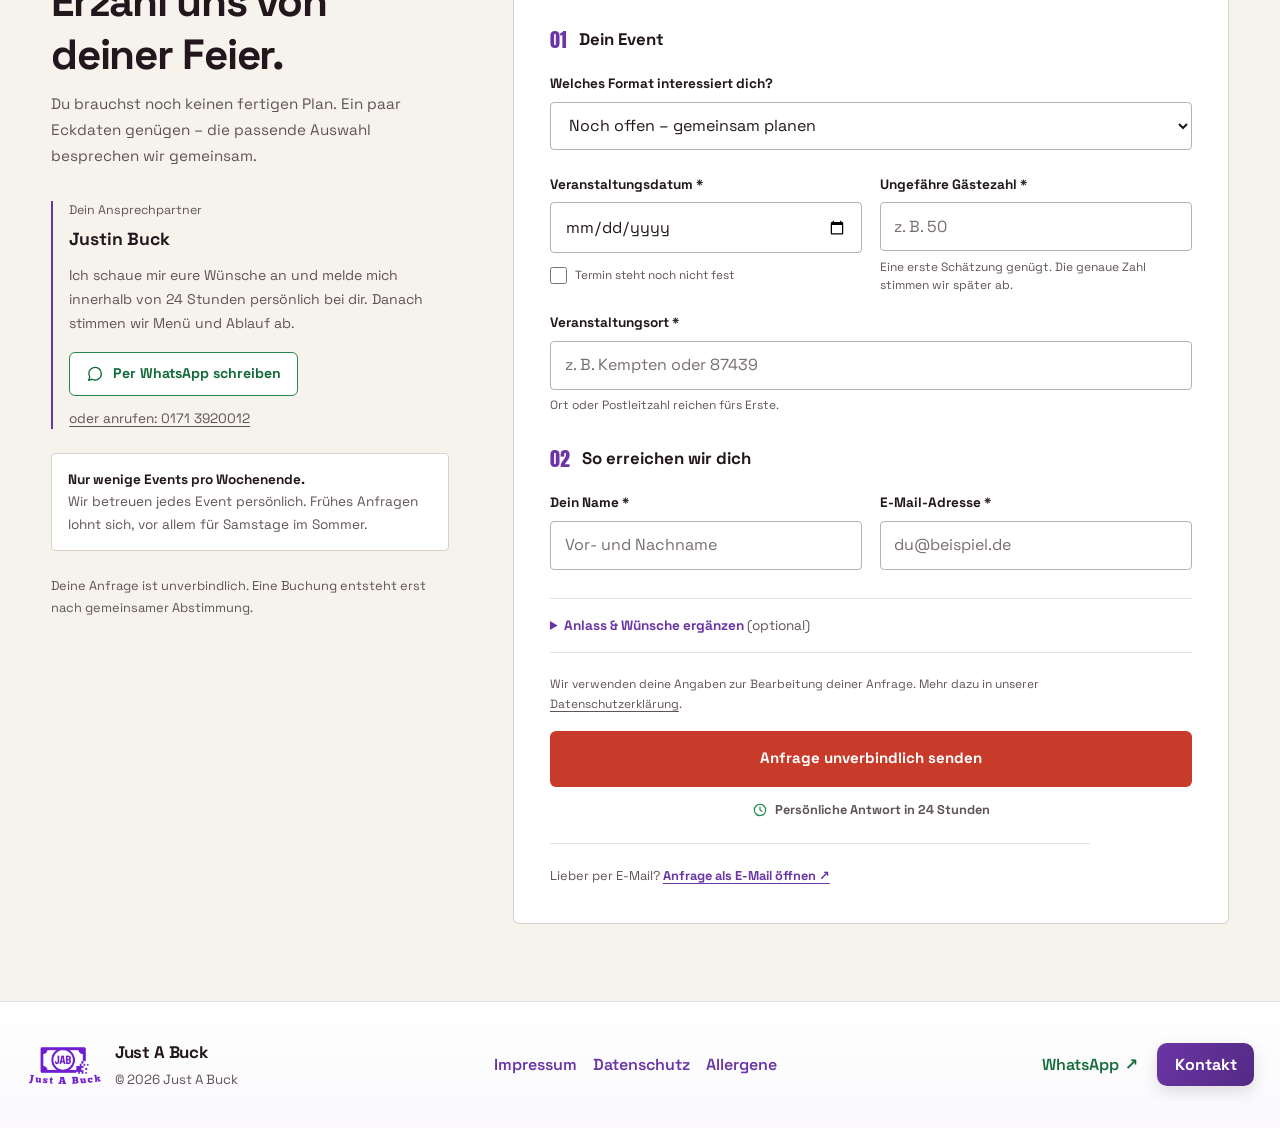
<file: catering.html>
<!DOCTYPE html>
<html lang="de">
<head>
  <meta charset="UTF-8">
  <meta name="viewport" content="width=device-width, initial-scale=1">
  <title>Catering für Geburtstag &amp; Privatfeier in Kempten | Just A Buck</title>
  <meta name="description" content="Burger-Catering für Geburtstag, Gartenparty und kleine Runden in Kempten und im Allgäu. Burger-Bar ab 14 €, Streetfood-Buffet ab 19 € pro Person, persönlich mit Justin geplant.">
  <link rel="canonical" href="https://justabuck.de/catering.html">
  <meta property="og:type" content="website">
  <meta property="og:site_name" content="Just A Buck">
  <meta property="og:locale" content="de_DE">
  <meta property="og:title" content="Burger-Catering für deine Feier in Kempten &amp; im Allgäu | Just A Buck">
  <meta property="og:description" content="Smashburger, Chicken und Fries für deine Feier im Allgäu. Auch kleine Runden sind willkommen. Persönlich mit Justin geplant.">
  <meta property="og:image" content="https://justabuck.de/assets/images/og-image.jpg">
  <meta property="og:image:width" content="1200">
  <meta property="og:image:height" content="630">
  <meta name="twitter:card" content="summary_large_image">
  <meta property="og:url" content="https://justabuck.de/catering.html">
  <meta name="theme-color" content="#6A35A5">
  <link rel="icon" type="image/png" href="assets/images/logo.png">
  <link rel="stylesheet" href="css/site.css">
  <link rel="stylesheet" href="css/catering.css">
</head>
<body class="catering-page">
  <a class="skip-link" href="#main">Zum Inhalt springen</a>
  <div class="site-announcement" role="note">Burger-Catering &amp; Pop-ups in Kempten und im Allgäu</div>

  <header>
    <nav class="navbar navbar--mobile-inquiry" aria-label="Hauptnavigation">
      <div class="nav-inner">
        <a href="index.html" class="brand" aria-label="Just A Buck – zur Startseite">
          <img src="assets/images/logo.png" alt="Just A Buck" class="logo">
        </a>

        <ul id="primary-nav" class="nav-links" role="list">
          <li class="nav-group is-current">
            <button class="nav-group-toggle" type="button" aria-expanded="false" aria-controls="navCatering">Catering <svg width="14" height="14" viewBox="0 0 24 24" fill="none" stroke="currentColor" stroke-width="2.2" aria-hidden="true" focusable="false"><path d="m6 9 6 6 6-6" stroke-linecap="round" stroke-linejoin="round" /></svg></button>
            <span class="nav-group-label" aria-hidden="true">Catering</span>
            <div class="nav-dropdown" id="navCatering">
              <ul class="nav-dropdown-list" role="list" aria-label="Catering nach Anlass">
                <li><a href="catering.html" aria-current="page"><strong>Privatfeier</strong><span>Geburtstag, Gartenparty und kleine Runden</span></a></li>
                <li><a href="firmen.html"><strong>Firmenfeier</strong><span>Sommerfest, Team-Lunch und Jubiläum</span></a></li>
                <li><a href="hochzeit.html"><strong>Hochzeit</strong><span>Mitternachtsburger für euch und eure Gäste</span></a></li>
              </ul>
              <a class="nav-dropdown-all" href="catering.html#catering-angebote">Alle Formate &amp; Preise <span aria-hidden="true">→</span></a>
            </div>
          </li>
          <li><a href="menu.html">Produkte</a></li>
          <li><a href="index.html#locations">Pop-ups</a></li>
          <li><a href="index.html#about">Über uns</a></li>
        </ul>

        <a href="#event-anfragen" class="contact-btn">Event anfragen</a>
        <button class="nav-toggle" type="button" aria-expanded="false" aria-controls="primary-nav" aria-label="Menü öffnen">
          <span aria-hidden="true">☰</span>
        </button>
      </div>
    </nav>
  </header>

  <main id="main" class="catering-section" tabindex="-1">
    <div class="catering-inner">
      <section class="catering-intro catering-overview" aria-labelledby="cateringTitle">
        <div class="catering-copy">
          <p class="catering-eyebrow">Burger-Catering · Kempten &amp; Allgäu</p>
          <h1 id="cateringTitle" class="catering-title">
            <span>Kleine Runde.</span>
            <span>Großer Geschmack.</span>
          </h1>
          <p class="catering-lead">Smashburger, Chicken und Fries für deinen Geburtstag, den Abend mit Freunden oder die nächste Teamfeier. Frisch bei euch vor Ort zubereitet.</p>
          <p class="catering-welcome"><strong>Auch mit einer kleinen Feier bist du willkommen.</strong> Erzähl mir, was du vorhast. Gemeinsam schauen wir, was zu euch passt.</p>
          <div class="catering-hero-actions">
            <a href="#event-anfragen" class="catering-cta">Deine Feier anfragen <span aria-hidden="true">↗</span></a>
            <a href="#catering-angebote" class="catering-detail-link">Angebote ansehen <span aria-hidden="true">↓</span></a>
          </div>
          <p class="availability-note"><span class="availability-note-dot" aria-hidden="true"></span>Sommer 2027: Wunschtermin jetzt anfragen</p>
        </div>
        <figure class="catering-photo">
          <img src="assets/images/catering-setup.jpg" alt="Catering-Aufbau unter einem Pavillon mit Grill, Burger-Zutaten und Fritteuse" width="1200" height="675" fetchpriority="high" decoding="async">
          <figcaption><span>Frisch vor Ort.</span><span>Persönlich geplant.</span></figcaption>
        </figure>
      </section>

      <nav class="occasion-picker" aria-labelledby="occasionTitle">
        <h2 id="occasionTitle">Was gibt’s zu feiern?</h2>
        <ul class="occasion-grid" role="list">
          <li>
            <a class="occasion-card" href="#catering-angebote">
              <span class="occasion-card-copy"><strong>Privatfeier</strong><span>Burger für Geburtstage, Gartenpartys und kleine Runden.</span></span>
              <span class="occasion-card-arrow" aria-hidden="true">→</span>
            </a>
          </li>
          <li>
            <a class="occasion-card" href="firmen.html">
              <span class="occasion-card-copy"><strong>Firmenfeier</strong><span>Streetfood für Sommerfest, Team-Lunch und Jubiläum.</span></span>
              <span class="occasion-card-arrow" aria-hidden="true">→</span>
            </a>
          </li>
          <li>
            <a class="occasion-card" href="hochzeit.html">
              <span class="occasion-card-copy"><strong>Hochzeit</strong><span>Frische Mitternachtsburger für euch und eure Gäste.</span></span>
              <span class="occasion-card-arrow" aria-hidden="true">→</span>
            </a>
          </li>
        </ul>
      </nav>

      <section id="catering-angebote" class="catering-formats" aria-labelledby="cateringOffersTitle">
        <div class="catering-section-heading">
          <div>
            <p class="catering-eyebrow">So könnte eure Feier schmecken</p>
            <h2 id="cateringOffersTitle">Was passt zu euch?</h2>
          </div>
          <p>Drei Formate, klare Preise. Was jeder Gast bekommt, steht direkt dabei.</p>
        </div>

        <div class="catering-format-grid">
          <article id="burger-bar" class="catering-format" aria-labelledby="burgerBarTitle">
            <div class="catering-format-top">
              <p class="catering-format-label">Burger &amp; Fries</p>
              <span class="catering-format-number" aria-hidden="true">01</span>
            </div>
            <h3 id="burgerBarTitle">Burger-Bar</h3>
            <p class="catering-format-price">ab <strong>14&nbsp;€</strong> pro Person</p>
            <p class="catering-format-description">Jeder Gast bekommt seinen Smashburger frisch vom Grill. Fries gibt es dazu, so viel ihr mögt.</p>
            <div class="catering-format-includes">
              <p id="burgerBarIncludes">Das bekommt jeder Gast</p>
              <ul role="list" aria-labelledby="burgerBarIncludes">
                <li>1 Smashburger nach Wahl, auch vegetarisch</li>
                <li>Classic Fries satt</li>
                <li>Dips und Saucen</li>
              </ul>
            </div>
            <p class="catering-format-occasion">Für Geburtstage, Gartenabende und eure Lieblingsmenschen.</p>
            <a class="catering-format-link" data-catering-package="burger-bar" href="mailto:justin.buck@sportbuck.com?subject=Unverbindliche%20Catering-Anfrage%3A%20Burger-Bar&amp;body=Hallo%20Justin%2C%0D%0A%0D%0Awir%20interessieren%20uns%20f%C3%BCr%20die%20Burger-Bar.%0D%0A%0D%0AAnlass%3A%20%0D%0ADatum%3A%20%0D%0AOrt%3A%20%0D%0AUngef%C3%A4hre%20G%C3%A4stezahl%3A%20%0D%0A%0D%0AUnsere%20W%C3%BCnsche%3A%20">Burger-Bar anfragen <span aria-hidden="true">↗</span></a>
          </article>

          <article id="streetfood-buffet" class="catering-format" aria-labelledby="streetfoodBuffetTitle">
            <div class="catering-format-top">
              <p class="catering-format-label">Alles satt</p>
              <span class="catering-format-number" aria-hidden="true">02</span>
            </div>
            <h3 id="streetfoodBuffetTitle">Streetfood-Buffet</h3>
            <p class="catering-format-price">ab <strong>19&nbsp;€</strong> pro Person</p>
            <p class="catering-format-description">Burger, Chicken und Loaded Fries frisch aus einer Station. Zwei Stunden lang nehmen alle, worauf sie Lust haben, gern auch zweimal.</p>
            <div class="catering-format-includes">
              <p id="streetfoodBuffetIncludes">Das bekommt jeder Gast</p>
              <ul role="list" aria-labelledby="streetfoodBuffetIncludes">
                <li>Smashburger satt, auch vegetarisch</li>
                <li>Chicken Fingers satt</li>
                <li>Loaded Fries und Classic Fries satt</li>
                <li>Dips und Saucen</li>
              </ul>
            </div>
            <p class="catering-format-occasion">Für Teamfeiern, Vereinsfeste und alle mit großem Hunger.</p>
            <a class="catering-format-link" data-catering-package="streetfood-buffet" href="mailto:justin.buck@sportbuck.com?subject=Unverbindliche%20Catering-Anfrage%3A%20Streetfood-Buffet&amp;body=Hallo%20Justin%2C%0D%0A%0D%0Awir%20interessieren%20uns%20f%C3%BCr%20das%20Streetfood-Buffet.%0D%0A%0D%0AAnlass%3A%20%0D%0ADatum%3A%20%0D%0AOrt%3A%20%0D%0AUngef%C3%A4hre%20G%C3%A4stezahl%3A%20%0D%0A%0D%0AUnsere%20W%C3%BCnsche%3A%20">Streetfood-Buffet anfragen <span aria-hidden="true">↗</span></a>
          </article>

          <article id="event-stand" class="catering-format" aria-labelledby="eventStandTitle">
            <div class="catering-format-top">
              <p class="catering-format-label">Für Veranstalter</p>
              <span class="catering-format-number" aria-hidden="true">03</span>
            </div>
            <h3 id="eventStandTitle">Event-Stand</h3>
            <p class="catering-format-price">Deine Gäste zahlen <strong>selbst</strong></p>
            <p class="catering-format-description">Unser Streetfood-Stand auf deiner öffentlichen Veranstaltung. Deine Gäste bestellen und bezahlen direkt bei uns.</p>
            <div class="catering-format-includes">
              <p id="eventStandIncludes">So läuft es am Stand</p>
              <ul role="list" aria-labelledby="eventStandIncludes">
                <li>Burger, Chicken und Fries einzeln bestellbar</li>
                <li>Zahlung mit Karte, bar, PayPal oder Krypto</li>
                <li>Konditionen je nach Besucherzahl, das klären wir vorab</li>
              </ul>
            </div>
            <p class="catering-format-occasion">Für Märkte, Turniere und Feste mit offenem Publikum.</p>
            <a class="catering-format-link" data-catering-package="event-stand" href="mailto:justin.buck@sportbuck.com?subject=Unverbindliche%20Catering-Anfrage%3A%20Event-Stand&amp;body=Hallo%20Justin%2C%0D%0A%0D%0Awir%20planen%20ein%20Fest%20mit%20offenem%20Publikum%20und%20interessieren%20uns%20f%C3%BCr%20euren%20Event-Stand.%0D%0A%0D%0AVeranstaltung%3A%20%0D%0ADatum%20und%20%C3%96ffnungszeiten%3A%20%0D%0AOrt%3A%20%0D%0AErwartete%20Besucher%3A%20%0D%0A%0D%0AUnsere%20W%C3%BCnsche%3A%20">Event-Stand anfragen <span aria-hidden="true">↗</span></a>
          </article>
        </div>

        <!-- Preisaufbau: Zahlen stehen auch in den Formatkarten, auf index.html, firmen.html und hochzeit.html (siehe README „Richtpreise“). -->
        <section id="preise" class="catering-pricing" aria-labelledby="cateringPricingTitle">
          <div class="catering-pricing-parts">
            <h3 id="cateringPricingTitle">So setzt sich euer Preis zusammen.</h3>
            <ol role="list">
              <li>
                <span aria-hidden="true">1</span>
                <div>
                  <strong>Preis pro Person</strong>
                  <p>Burger-Bar ab 14&nbsp;€, Streetfood-Buffet ab 19&nbsp;€. Die Preise gelten für unsere Klassiker. Mit Double Smash, Cheeseburger Royal oder Extras wird es etwas mehr; das steht dann in eurem Angebot.</p>
                </div>
              </li>
              <li>
                <span aria-hidden="true">2</span>
                <div>
                  <strong>Anfahrt und Aufbau</strong>
                  <p>Einmalig 150&nbsp;€ im Umkreis von 30&nbsp;km um Kempten. Weiter weg rechnen wir nach Entfernung.</p>
                </div>
              </li>
              <li>
                <span aria-hidden="true">✓</span>
                <div>
                  <strong>Immer inklusive</strong>
                  <p>Persönliche Planung, Grill und Equipment, zwei Stunden frische Ausgabe, Schalen und Servietten, Aufbau und Abbau.</p>
                </div>
              </li>
            </ol>
            <a class="catering-detail-link" href="menu.html">Zu den Produkten <span aria-hidden="true">↗</span></a>
          </div>
          <div class="catering-pricing-example">
            <p class="catering-pricing-label" id="cateringExampleTitle">Rechenbeispiel für 40&nbsp;Gäste</p>
            <ul role="list" aria-labelledby="cateringExampleTitle">
              <li>
                <span class="catering-pricing-name">Burger-Bar</span>
                <span class="catering-pricing-calc">40 × 14&nbsp;€ + 150&nbsp;€ Anfahrt und Aufbau</span>
                <span class="catering-pricing-per">macht 17,75&nbsp;€ pro Gast</span>
                <strong><small>ab</small> 710&nbsp;€</strong>
              </li>
              <li>
                <span class="catering-pricing-name">Streetfood-Buffet</span>
                <span class="catering-pricing-calc">40 × 19&nbsp;€ + 150&nbsp;€ Anfahrt und Aufbau</span>
                <span class="catering-pricing-per">macht 22,75&nbsp;€ pro Gast</span>
                <strong><small>ab</small> 910&nbsp;€</strong>
              </li>
            </ul>
            <p class="catering-pricing-note">Alle Preise inkl. MwSt. Getränke sind nicht enthalten, ihr könnt sie dazubuchen. Euer genaues Angebot bekommt ihr schriftlich.</p>
          </div>
        </section>

        <div id="wunschmenue" class="catering-open-choice">
          <div>
            <h3>Noch unsicher? Fang mit deiner Idee an.</h3>
            <p>Du musst dich noch für kein Format entscheiden. Ein Geburtstag im kleinen Kreis ist genauso ein guter Anlass, uns zu schreiben.</p>
          </div>
          <a class="catering-detail-link" data-catering-package="wunschmenue" href="mailto:justin.buck@sportbuck.com?subject=Unverbindliche%20Catering-Anfrage%3A%20Wunschmen%C3%BC&amp;body=Hallo%20Justin%2C%0D%0A%0D%0Awir%20m%C3%B6chten%20ein%20individuelles%20Catering-Men%C3%BC%20planen.%0D%0A%0D%0AAnlass%3A%20%0D%0ADatum%3A%20%0D%0AOrt%3A%20%0D%0AUngef%C3%A4hre%20G%C3%A4stezahl%3A%20%0D%0A%0D%0AUnsere%20W%C3%BCnsche%3A%20">Gemeinsam planen <span aria-hidden="true">↗</span></a>
        </div>
      </section>

      <section class="catering-how" aria-labelledby="cateringProcessTitle">
        <div class="catering-section-heading">
          <div>
            <p class="catering-eyebrow">Von der ersten Idee zum Essen</p>
            <h2 id="cateringProcessTitle">In drei Schritten zur Feier.</h2>
          </div>
        </div>
        <ol class="catering-how-steps" role="list">
          <li>
            <span aria-hidden="true">01</span>
            <div><h3>Erzähl von deiner Feier.</h3><p>Ort, Termin und eine ungefähre Gästezahl reichen für den Anfang. Der Termin darf auch noch offen sein.</p></div>
          </li>
          <li>
            <span aria-hidden="true">02</span>
            <div><h3>Wir planen persönlich.</h3><p>Gemeinsam stimmen wir Menü, Umfang und den Ablauf vor Ort ab.</p></div>
          </li>
          <li>
            <span aria-hidden="true">03</span>
            <div><h3>Ihr genießt zusammen.</h3><p>Wir bereiten euer Streetfood frisch zu. Du bist bei deinen Gästen.</p></div>
          </li>
        </ol>
      </section>

      <section class="catering-questions" aria-labelledby="cateringQuestionsTitle">
        <div class="catering-questions-intro">
          <p class="catering-eyebrow">Gut zu wissen</p>
          <h2 id="cateringQuestionsTitle">Noch eine Frage?</h2>
          <p>Die wichtigsten Antworten vor deiner Anfrage.</p>
        </div>
        <div class="catering-answers">
          <details>
            <summary>Kann ich auch eine ganz kleine Feier anfragen?</summary>
            <p>Ja, sehr gern. Schreib uns, mit wie vielen Gästen du ungefähr planst und wo ihr feiern möchtet. Gemeinsam schauen wir, welche Auswahl und welcher Aufbau für eure Runde sinnvoll sind.</p>
          </details>
          <details>
            <summary>Muss ich schon ein fertiges Menü haben?</summary>
            <p>Nein. Die drei Formate sind eine erste Orientierung. Burger, Chicken, Fries und vegetarische Wünsche besprechen wir gemeinsam. Auch Getränke oder weitere Extras kannst du einfach ansprechen.</p>
          </details>
          <details>
            <summary>Wo seid ihr unterwegs?</summary>
            <p>Unser Ausgangspunkt ist Kempten, unser Einsatzgebiet das Allgäu. Nenne uns einfach deinen Veranstaltungsort. Auch wenn du weiter weg feierst, kannst du uns gern anfragen.</p>
          </details>
          <details class="catering-answers-more">
            <summary><span class="catering-answers-more-open">3 weitere Fragen anzeigen</span><span class="catering-answers-more-close">Weniger Fragen anzeigen</span></summary>
            <details>
              <summary>Was braucht ihr vor Ort?</summary>
              <p>Wir klären vorab gemeinsam, welche Fläche und Anschlüsse für euer Menü nötig sind, wie wir aufbauen und was bei einer Feier draußen zu beachten ist. Den Aufbau, die Zubereitung und den Abbau übernehmen wir.</p>
            </details>
            <details>
              <summary>Wie früh sollte ich mich melden?</summary>
              <p>Sobald du eine Idee oder einen Termin hast. Auch kurzfristig kannst du anfragen – wir schauen, ob es zeitlich passt. Wenn das Datum noch offen ist, kannst du das im Formular angeben.</p>
            </details>
            <details>
              <summary>Seid ihr versichert und hygienegeschult?</summary>
              <p>Ja. Wir sind betriebshaftpflichtversichert, inklusive Produkthaftpflicht, und nach § 43 Infektionsschutzgesetz belehrt. Unser Gewerbe ist angemeldet, wir sind bei der Lebensmittelüberwachung registriert, und unsere Gasanlage wird regelmäßig geprüft.</p>
            </details>
            <button type="button" class="catering-answers-less" hidden>Weniger Fragen anzeigen <span aria-hidden="true">−</span></button>
          </details>
        </div>
      </section>

      <section id="event-anfragen" class="catering-invitation catering-inquiry" aria-labelledby="cateringContactTitle">
        <div class="catering-inquiry-intro">
          <p class="catering-eyebrow">Dein Event beginnt hier</p>
          <h2 id="cateringContactTitle">Erzähl uns von deiner Feier.</h2>
          <p>Du brauchst noch keinen fertigen Plan. Ein paar Eckdaten genügen – die passende Auswahl besprechen wir gemeinsam.</p>
          <div class="catering-inquiry-person">
            <span>Dein Ansprechpartner</span>
            <strong>Justin Buck</strong>
            <p>Ich schaue mir eure Wünsche an und melde mich innerhalb von 24 Stunden persönlich bei dir. Danach stimmen wir Menü und Ablauf ab.</p>
            <div class="direct-contact">
              <a class="whatsapp-btn" href="https://wa.me/491713920012?text=Hallo%20Justin%2C%20ich%20interessiere%20mich%20f%C3%BCr%20ein%20Catering.%0A%0ADatum%3A%0AOrt%3A%0AUngef%C3%A4hre%20G%C3%A4stezahl%3A" target="_blank" rel="noopener"><svg width="18" height="18" viewBox="0 0 24 24" fill="none" stroke="currentColor" stroke-width="1.8" aria-hidden="true" focusable="false"><path d="M20.5 11.6a8.4 8.4 0 0 1-12.3 7.4L3.5 20.5l1.5-4.5a8.4 8.4 0 1 1 15.5-4.4Z" stroke-linejoin="round" /></svg><span>Per WhatsApp schreiben</span><span class="visually-hidden-new-tab"> (öffnet in einem neuen Tab)</span></a>
              <a class="phone-link" href="tel:+491713920012">oder anrufen: 0171&nbsp;3920012</a>
            </div>
          </div>
          <p class="catering-availability"><strong>Nur wenige Events pro Wochenende.</strong> Wir betreuen jedes Event persönlich. Frühes Anfragen lohnt sich, vor allem für Samstage im Sommer.</p>
          <p class="catering-inquiry-note">Deine Anfrage ist unverbindlich. Eine Buchung entsteht erst nach gemeinsamer Abstimmung.</p>
        </div>

        <div class="catering-form-panel">
          <form id="cateringForm" class="catering-form" action="https://api.web3forms.com/submit" method="post" aria-label="Unverbindliche Catering-Anfrage">
            <input type="hidden" name="access_key" value="71d595b3-21dd-41f2-805b-842943262a0b">
            <input type="hidden" name="subject" value="Neue Catering-Anfrage – Just A Buck">
            <input type="hidden" name="from_name" value="Just A Buck Catering">
            <input type="checkbox" name="botcheck" hidden tabindex="-1" autocomplete="off">
            <p class="catering-form-required">Mit * markierte Angaben brauchen wir für deine Anfrage.</p>

            <fieldset>
              <legend><span aria-hidden="true">01</span> Dein Event</legend>
              <div class="catering-form-grid">
                <div class="catering-field catering-field--full">
                  <label for="cateringPackage">Welches Format interessiert dich?</label>
                  <select id="cateringPackage" name="Format" aria-describedby="cateringPackageNotice">
                    <option value="">Noch offen – gemeinsam planen</option>
                    <option value="burger-bar">Burger-Bar</option>
                    <option value="streetfood-buffet">Streetfood-Buffet</option>
                    <option value="event-stand">Event-Stand</option>
                    <option value="mitternachtsburger">Mitternachtsburger (Hochzeit)</option>
                    <option value="burger-tag">Burger-Tag im Betrieb</option>
                    <option value="wunschmenue">Individuelles Wunschmenü</option>
                  </select>
                  <p id="cateringPackageNotice" class="catering-field-hint" aria-live="polite">Du kannst deine Auswahl jederzeit ändern.</p>
                </div>

                <div class="catering-field">
                  <label for="cateringDate">Veranstaltungsdatum <span aria-hidden="true">*</span></label>
                  <input id="cateringDate" name="Datum" type="date" required aria-describedby="cateringDateError">
                  <span id="cateringDateError" class="catering-field-error" hidden></span>
                  <label id="cateringDateUnknownWrap" class="catering-checkbox" for="cateringDateUnknown" hidden>
                    <input id="cateringDateUnknown" name="Termin_offen" type="checkbox" value="Ja">
                    <span>Termin steht noch nicht fest</span>
                  </label>
                </div>
                <div class="catering-field">
                  <label id="cateringGuestsLabel" for="cateringGuests">Ungefähre Gästezahl <span aria-hidden="true">*</span></label>
                  <input id="cateringGuests" name="Gaeste" type="number" min="1" step="1" inputmode="numeric" placeholder="z. B. 50" required aria-describedby="cateringGuestsHint cateringGuestsError">
                  <p id="cateringGuestsHint" class="catering-field-hint">Eine ungefähre Zahl reicht.</p>
                  <span id="cateringGuestsError" class="catering-field-error" hidden></span>
                </div>
                <div class="catering-field catering-field--full">
                  <label for="cateringLocation">Veranstaltungsort <span aria-hidden="true">*</span></label>
                  <input id="cateringLocation" name="Ort" type="text" maxlength="160" placeholder="z. B. Kempten oder 87439" required aria-describedby="cateringLocationHint cateringLocationError">
                  <p id="cateringLocationHint" class="catering-field-hint">Ort oder Postleitzahl reichen fürs Erste.</p>
                  <span id="cateringLocationError" class="catering-field-error" hidden></span>
                </div>
              </div>
            </fieldset>

            <fieldset>
              <legend><span aria-hidden="true">02</span> So erreichen wir dich</legend>
              <div class="catering-form-grid">
                <div class="catering-field">
                  <label for="cateringName">Dein Name <span aria-hidden="true">*</span></label>
                  <input id="cateringName" name="name" type="text" autocomplete="name" maxlength="100" placeholder="Vor- und Nachname" required aria-describedby="cateringNameError">
                  <span id="cateringNameError" class="catering-field-error" hidden></span>
                </div>
                <div class="catering-field">
                  <label for="cateringEmail">E-Mail-Adresse <span aria-hidden="true">*</span></label>
                  <input id="cateringEmail" name="email" type="email" autocomplete="email" inputmode="email" maxlength="254" placeholder="du@beispiel.de" required aria-describedby="cateringEmailError">
                  <span id="cateringEmailError" class="catering-field-error" hidden></span>
                </div>
              </div>
            </fieldset>

            <fieldset class="catering-optional-fieldset">
              <legend class="catering-visually-hidden">Weitere Angaben, freiwillig</legend>
              <details id="cateringOptional" class="catering-form-optional">
                <summary>Anlass &amp; Wünsche ergänzen <span>(optional)</span></summary>
                <div class="catering-form-grid">
                  <div class="catering-field catering-field--full">
                    <label for="cateringOccasion">Anlass <span class="catering-label-optional">(optional)</span></label>
                    <select id="cateringOccasion" name="Anlass">
                      <option value="">Bitte auswählen</option>
                      <option>Geburtstag / private Feier</option>
                      <option>Firmenfeier</option>
                      <option>Vereinsfest / Sommerfest</option>
                      <option>Hochzeitsparty</option>
                      <option>Öffentliche Veranstaltung</option>
                      <option>Anderer Anlass</option>
                    </select>
                  </div>
                  <div class="catering-field">
                    <label for="cateringCompany">Firma <span class="catering-label-optional">(optional)</span></label>
                    <input id="cateringCompany" name="Firma" type="text" autocomplete="organization" maxlength="120" placeholder="Für Angebot und Rechnung">
                  </div>
                  <div class="catering-field">
                    <label for="cateringPhone">Telefon <span class="catering-label-optional">(optional)</span></label>
                    <input id="cateringPhone" name="Telefon" type="tel" autocomplete="tel" maxlength="40" placeholder="Für einen Rückruf">
                  </div>
                  <div class="catering-field catering-field--full">
                    <label for="cateringMessage">Deine Wünsche <span class="catering-label-optional">(optional)</span></label>
                    <textarea id="cateringMessage" name="Nachricht" rows="4" maxlength="2000" placeholder="Zum Beispiel Uhrzeit, Essenswünsche oder Fragen zum Aufbau."></textarea>
                  </div>
                </div>
              </details>
            </fieldset>

            <div class="catering-form-submit">
              <p class="catering-form-privacy">Wir verwenden deine Angaben zur Bearbeitung deiner Anfrage. Mehr dazu in unserer <a href="datenschutz.html#kontaktaufnahme" target="_blank" rel="noopener">Datenschutzerklärung<span class="catering-visually-hidden"> (öffnet in einem neuen Tab)</span></a>.</p>
              <button id="cateringSubmit" class="catering-cta" type="submit">Anfrage unverbindlich senden</button>
              <p class="catering-form-promise"><svg width="16" height="16" viewBox="0 0 24 24" fill="none" stroke="currentColor" stroke-width="1.8" aria-hidden="true" focusable="false"><circle cx="12" cy="12" r="8.5" /><path d="M12 7.5V12l3 2" stroke-linecap="round" stroke-linejoin="round" /></svg><span>Persönliche Antwort in 24&nbsp;Stunden</span></p>
              <p id="cateringStatus" class="catering-form-status" role="status" aria-live="polite" tabindex="-1"></p>
            </div>
          </form>

          <div id="cateringSuccess" class="catering-form-success" tabindex="-1" hidden>
            <span class="catering-success-mark" aria-hidden="true">✓</span>
            <h3>Danke für deine Anfrage.</h3>
            <p>Deine Anfrage wurde gesendet. Wir melden uns innerhalb von 24 Stunden bei dir unter <strong id="cateringSuccessEmail"></strong>, um die nächsten Schritte zu besprechen.</p>
            <p>Dein Termin wird im persönlichen Austausch abgestimmt.</p>
            <button id="cateringNewInquiry" class="catering-new-inquiry" type="button">Weitere Anfrage stellen</button>
          </div>
          <p class="catering-form-alternative">Lieber per E-Mail? <a id="cateringEmailFallback" href="mailto:justin.buck@sportbuck.com?subject=Unverbindliche%20Catering-Anfrage">Anfrage als E-Mail öffnen <span aria-hidden="true">↗</span></a></p>
        </div>
      </section>
    </div>
  </main>

  <footer class="site-footer">
    <div class="footer-inner">
      <a class="footer-brand" href="index.html" aria-label="Just A Buck – zur Startseite">
        <img src="assets/images/logo.png" alt="" class="footer-logo" loading="lazy">
        <div class="footer-meta">
          <strong>Just A Buck</strong>
          <small>© <span id="y">2026</span> Just A Buck</small>
        </div>
      </a>
      <nav class="footer-nav" aria-label="Rechtliches">
        <a href="impressum.html">Impressum</a>
        <a href="datenschutz.html">Datenschutz</a>
        <a href="allergen.html">Allergene</a>
      </nav>
      <div class="footer-contact">
        <a href="https://wa.me/491713920012?text=Hallo%20Justin%2C%20ich%20habe%20eine%20Frage%20an%20Just%20A%20Buck." class="footer-whatsapp" target="_blank" rel="noopener" aria-label="WhatsApp (öffnet in einem neuen Tab)">WhatsApp <span aria-hidden="true">↗</span></a>
        <a href="mailto:justin.buck@sportbuck.com?subject=Anfrage%20an%20Just%20A%20Buck" class="footer-cta">Kontakt</a>
      </div>
    </div>
  </footer>
  <script src="scripts/nav.js" defer></script>
  <script src="scripts/main.js" defer></script>
  <script src="scripts/catering.js" defer></script>
</body>
</html>
</file>
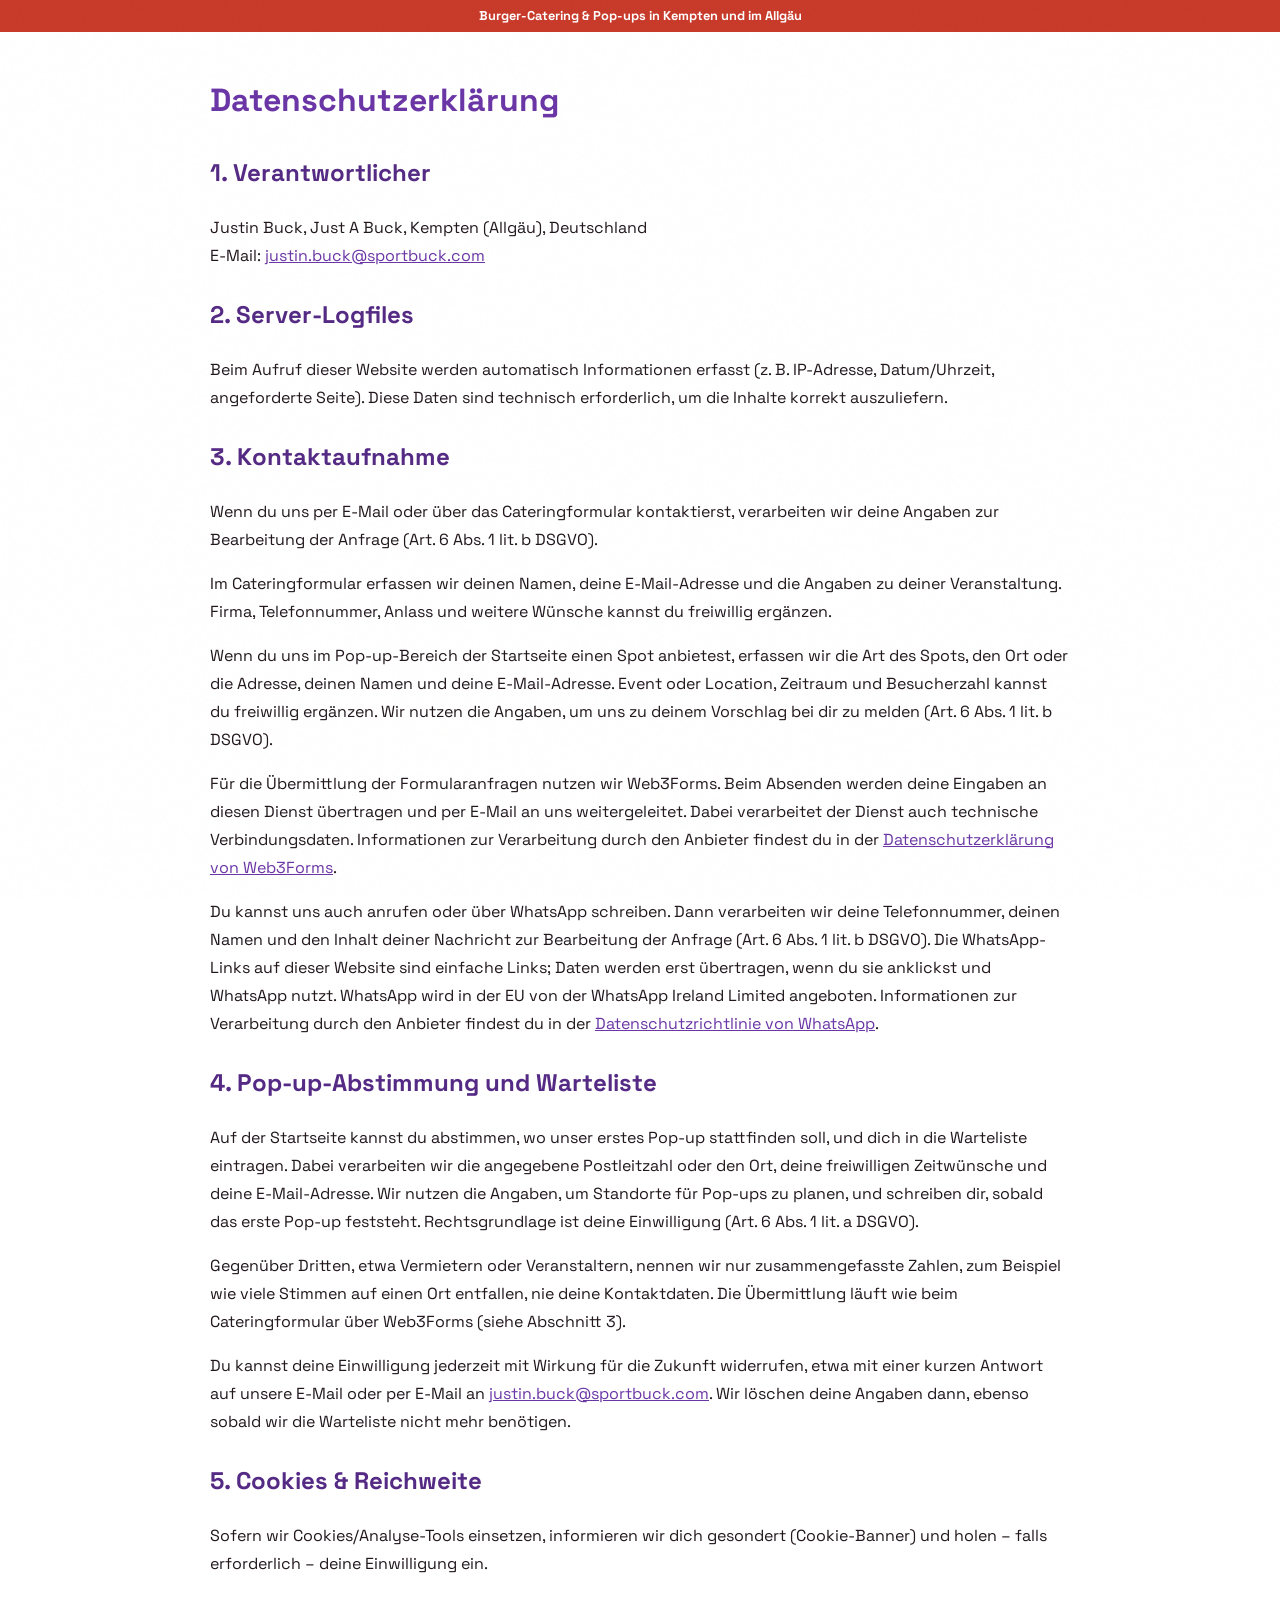
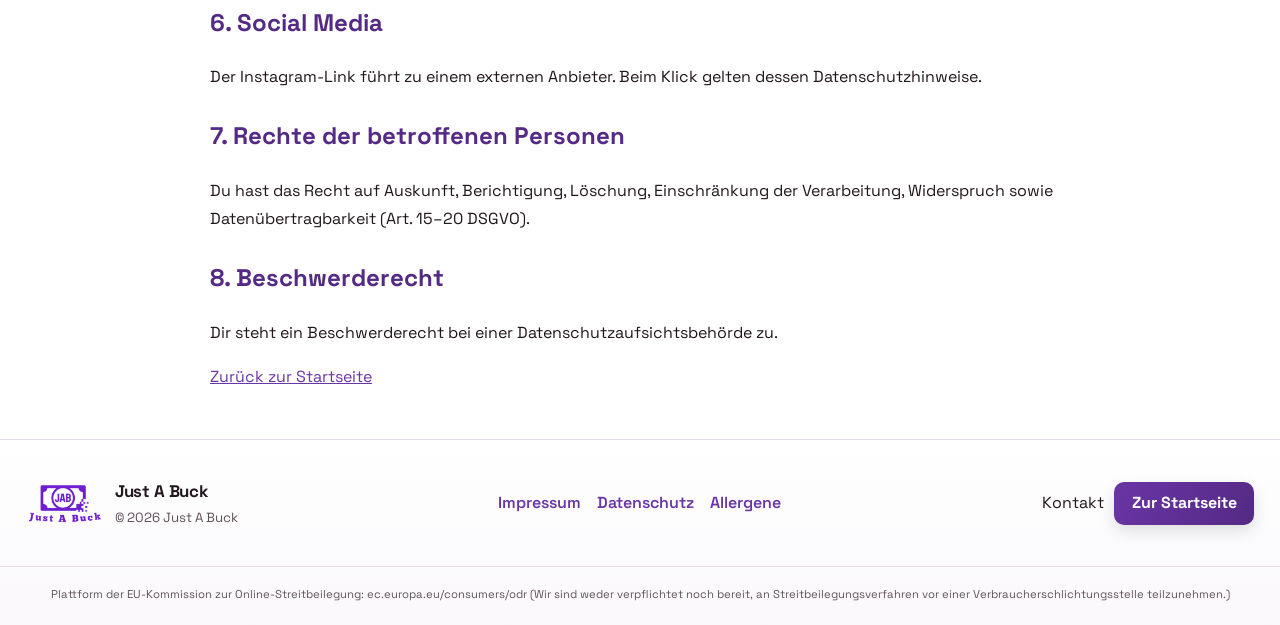
<file: datenschutz.html>
<!DOCTYPE html>
<html lang="de">
<head>
  <meta charset="UTF-8">
  <meta name="viewport" content="width=device-width, initial-scale=1">
  <title>Datenschutz – Just A Buck</title>
  <meta name="robots" content="noindex, follow">
  <link rel="icon" type="image/png" href="assets/images/logo.png">
  <link rel="stylesheet" href="css/site.css">
</head>
<body>
  <div class="site-announcement" role="note">Burger-Catering &amp; Pop-ups in Kempten und im Allgäu</div>
  <main class="legal-page">
    <h1>Datenschutzerklärung</h1>

    <h2>1. Verantwortlicher</h2>
    <p>Justin Buck, Just A Buck, Kempten (Allgäu), Deutschland<br>
    E-Mail: <a href="mailto:justin.buck@sportbuck.com">justin.buck@sportbuck.com</a></p>

    <h2>2. Server-Logfiles</h2>
    <p>Beim Aufruf dieser Website werden automatisch Informationen erfasst (z. B. IP-Adresse, Datum/Uhrzeit, angeforderte Seite). Diese Daten sind technisch erforderlich, um die Inhalte korrekt auszuliefern.</p>

    <h2 id="kontaktaufnahme">3. Kontaktaufnahme</h2>
    <p>Wenn du uns per E-Mail oder über das Cateringformular kontaktierst, verarbeiten wir deine Angaben zur Bearbeitung der Anfrage (Art. 6 Abs. 1 lit. b DSGVO).</p>
    <p>Im Cateringformular erfassen wir deinen Namen, deine E-Mail-Adresse und die Angaben zu deiner Veranstaltung. Firma, Telefonnummer, Anlass und weitere Wünsche kannst du freiwillig ergänzen.</p>
    <p>Wenn du uns im Pop-up-Bereich der Startseite einen Spot anbietest, erfassen wir die Art des Spots, den Ort oder die Adresse, deinen Namen und deine E-Mail-Adresse. Event oder Location, Zeitraum und Besucherzahl kannst du freiwillig ergänzen. Wir nutzen die Angaben, um uns zu deinem Vorschlag bei dir zu melden (Art. 6 Abs. 1 lit. b DSGVO).</p>
    <p>Für die Übermittlung der Formularanfragen nutzen wir Web3Forms. Beim Absenden werden deine Eingaben an diesen Dienst übertragen und per E-Mail an uns weitergeleitet. Dabei verarbeitet der Dienst auch technische Verbindungsdaten. Informationen zur Verarbeitung durch den Anbieter findest du in der <a href="https://web3forms.com/privacy" target="_blank" rel="noopener">Datenschutzerklärung von Web3Forms</a>.</p>
    <p id="whatsapp">Du kannst uns auch anrufen oder über WhatsApp schreiben. Dann verarbeiten wir deine Telefonnummer, deinen Namen und den Inhalt deiner Nachricht zur Bearbeitung der Anfrage (Art. 6 Abs. 1 lit. b DSGVO). Die WhatsApp-Links auf dieser Website sind einfache Links; Daten werden erst übertragen, wenn du sie anklickst und WhatsApp nutzt. WhatsApp wird in der EU von der WhatsApp Ireland Limited angeboten. Informationen zur Verarbeitung durch den Anbieter findest du in der <a href="https://www.whatsapp.com/legal/privacy-policy-eea" target="_blank" rel="noopener">Datenschutzrichtlinie von WhatsApp</a>.</p>

    <h2 id="popup-warteliste">4. Pop-up-Abstimmung und Warteliste</h2>
    <p>Auf der Startseite kannst du abstimmen, wo unser erstes Pop-up stattfinden soll, und dich in die Warteliste eintragen. Dabei verarbeiten wir die angegebene Postleitzahl oder den Ort, deine freiwilligen Zeitwünsche und deine E-Mail-Adresse. Wir nutzen die Angaben, um Standorte für Pop-ups zu planen, und schreiben dir, sobald das erste Pop-up feststeht. Rechtsgrundlage ist deine Einwilligung (Art. 6 Abs. 1 lit. a DSGVO).</p>
    <p>Gegenüber Dritten, etwa Vermietern oder Veranstaltern, nennen wir nur zusammengefasste Zahlen, zum Beispiel wie viele Stimmen auf einen Ort entfallen, nie deine Kontaktdaten. Die Übermittlung läuft wie beim Cateringformular über Web3Forms (siehe Abschnitt 3).</p>
    <p>Du kannst deine Einwilligung jederzeit mit Wirkung für die Zukunft widerrufen, etwa mit einer kurzen Antwort auf unsere E-Mail oder per E-Mail an <a href="mailto:justin.buck@sportbuck.com">justin.buck@sportbuck.com</a>. Wir löschen deine Angaben dann, ebenso sobald wir die Warteliste nicht mehr benötigen.</p>

    <h2>5. Cookies & Reichweite</h2>
    <p>Sofern wir Cookies/Analyse-Tools einsetzen, informieren wir dich gesondert (Cookie-Banner) und holen – falls erforderlich – deine Einwilligung ein.</p>

    <h2>6. Social Media</h2>
    <p>Der Instagram-Link führt zu einem externen Anbieter. Beim Klick gelten dessen Datenschutzhinweise.</p>

    <h2>7. Rechte der betroffenen Personen</h2>
    <p>Du hast das Recht auf Auskunft, Berichtigung, Löschung, Einschränkung der Verarbeitung, Widerspruch sowie Datenübertragbarkeit (Art. 15–20 DSGVO).</p>

    <h2>8. Beschwerderecht</h2>
    <p>Dir steht ein Beschwerderecht bei einer Datenschutzaufsichtsbehörde zu.</p>

    <p><a href="index.html">Zurück zur Startseite</a></p>
  </main>

  <!-- FOOTER -->
  <footer class="site-footer" role="contentinfo">
    <div class="footer-inner">
      <div class="footer-brand">
        <img src="assets/images/logo.png" alt="Just A Buck" class="footer-logo">
        <div class="footer-meta">
          <strong>Just A Buck</strong><br>
          <small>© <span id="y"></span> Just A Buck</small>
        </div>
      </div>

      <nav class="footer-nav" aria-label="Rechtliches">
        <a href="impressum.html">Impressum</a>
        <a href="datenschutz.html">Datenschutz</a>
        <a href="allergen.html">Allergene</a>
      </nav>

      <div class="footer-contact">
        <a href="mailto:justin.buck@sportbuck.com" class="footer-link">Kontakt</a>
        <a href="index.html" class="footer-cta">Zur Startseite</a>
      </div>
    </div>

    <div class="footer-sub">
      <small>
        Plattform der EU-Kommission zur Online-Streitbeilegung:
        <a href="https://ec.europa.eu/consumers/odr" rel="noopener" target="_blank">ec.europa.eu/consumers/odr</a>
        (Wir sind weder verpflichtet noch bereit, an Streitbeilegungsverfahren vor einer Verbraucherschlichtungsstelle teilzunehmen.)
      </small>
    </div>
  </footer>

  <script src="scripts/main.js"></script>
</body>
</html>
</file>
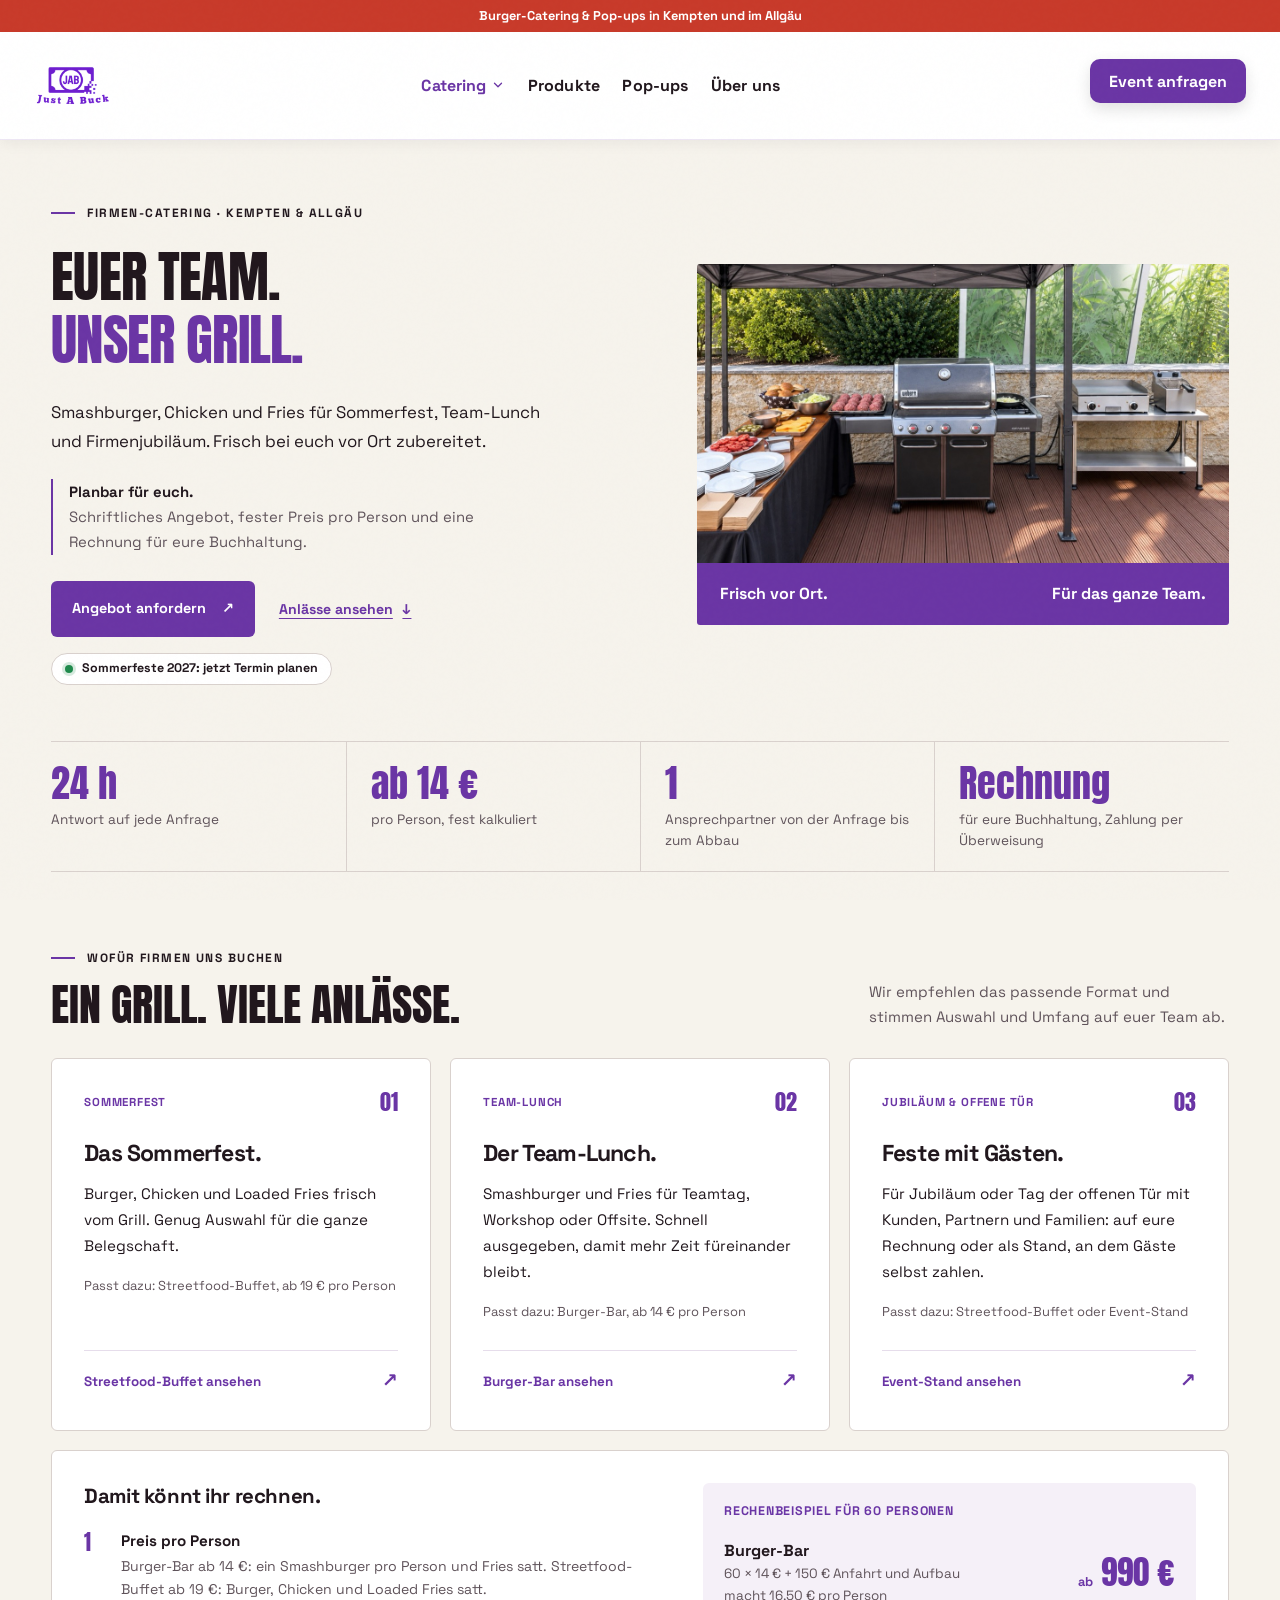
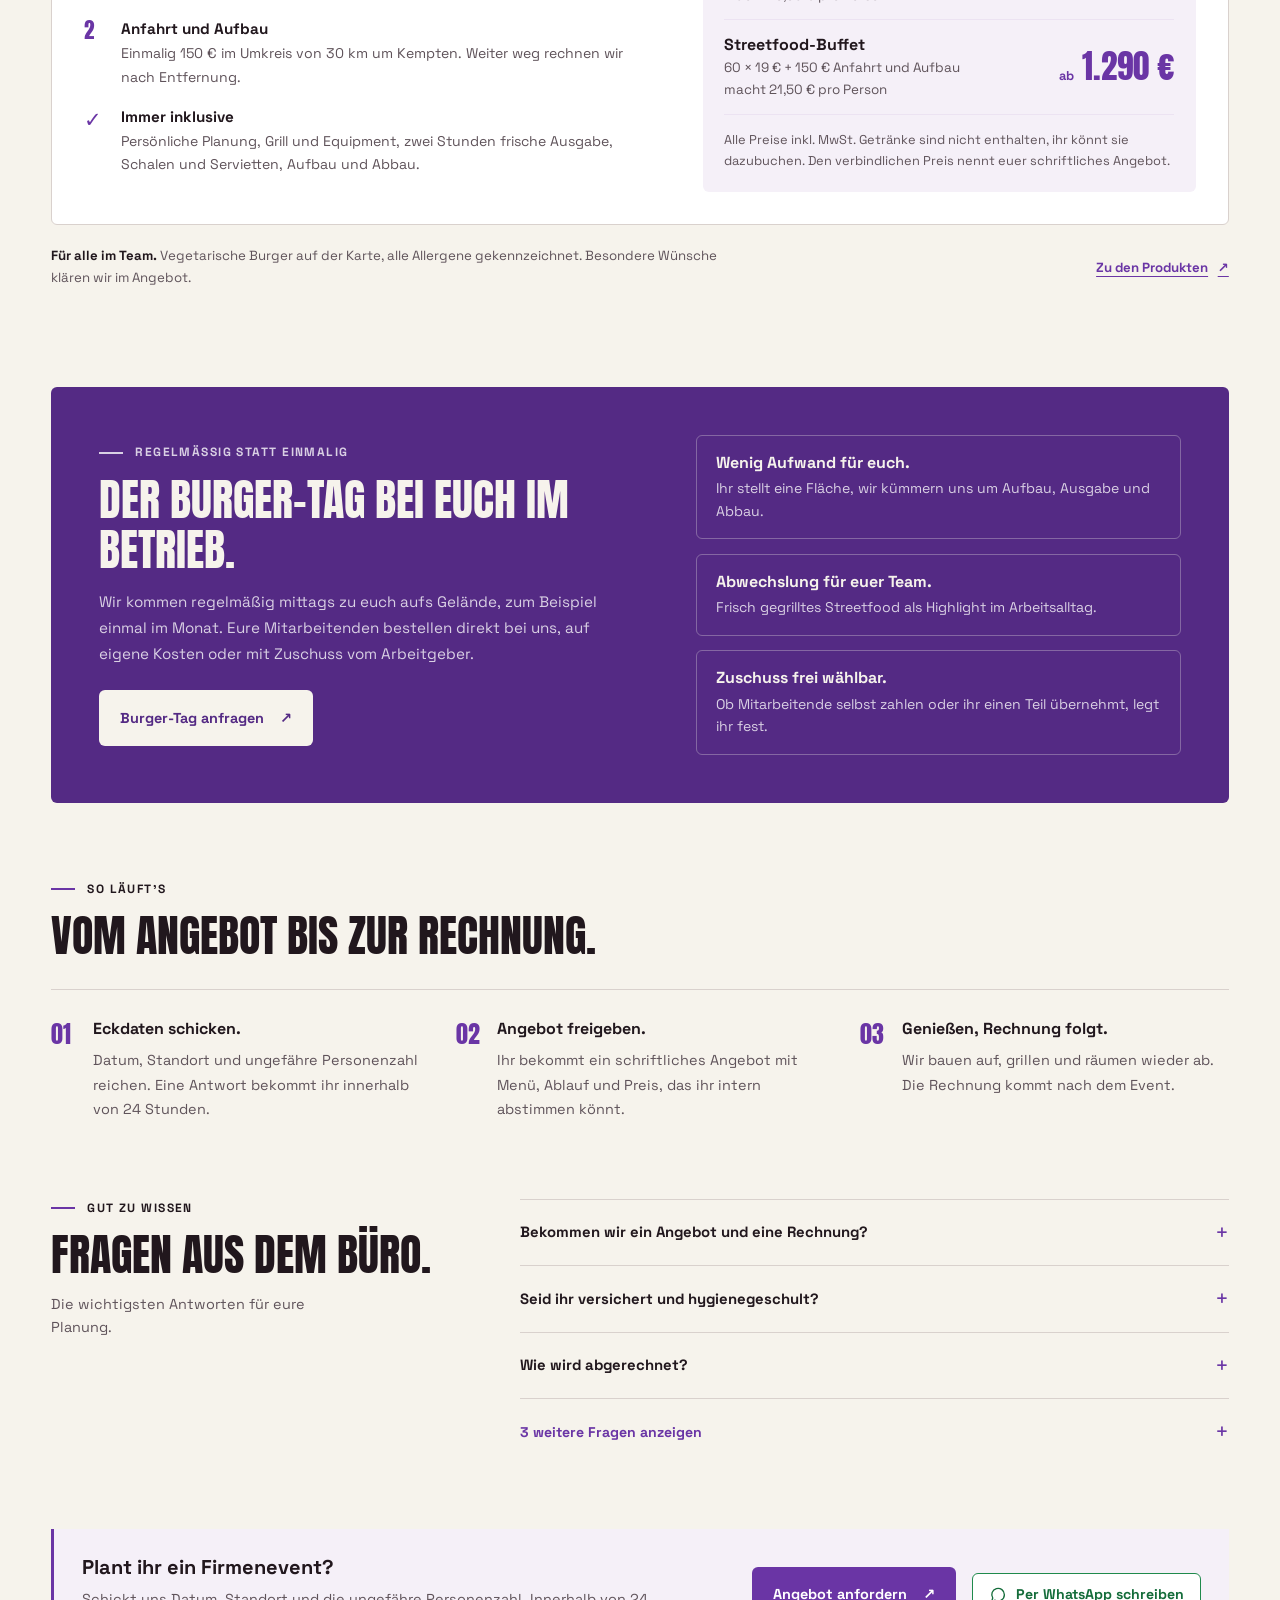
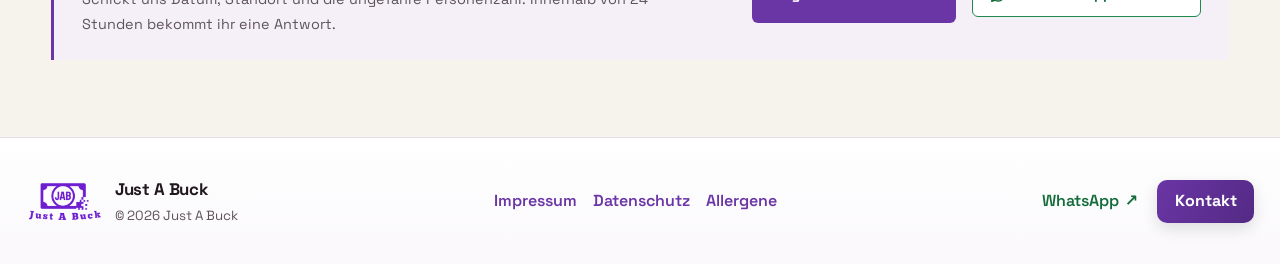
<file: firmen.html>
<!DOCTYPE html>
<html lang="de">
<head>
  <meta charset="UTF-8">
  <meta name="viewport" content="width=device-width, initial-scale=1">
  <title>Firmen-Catering in Kempten &amp; im Allgäu | Just A Buck</title>
  <meta name="description" content="Firmen-Catering in Kempten und im Allgäu: Smashburger, Chicken und Fries für Sommerfest, Team-Lunch und Firmenjubiläum. Schriftliches Angebot, fester Preis pro Person, Rechnung für eure Buchhaltung.">
  <link rel="canonical" href="https://justabuck.de/firmen.html">
  <meta property="og:type" content="website">
  <meta property="og:site_name" content="Just A Buck">
  <meta property="og:locale" content="de_DE">
  <meta property="og:title" content="Firmen-Catering für Sommerfest &amp; Team-Lunch | Just A Buck">
  <meta property="og:description" content="Euer Team. Unser Grill. Planbares Streetfood-Catering für Firmen in Kempten und im Allgäu.">
  <meta property="og:image" content="https://justabuck.de/assets/images/og-image.jpg">
  <meta property="og:image:width" content="1200">
  <meta property="og:image:height" content="630">
  <meta name="twitter:card" content="summary_large_image">
  <meta property="og:url" content="https://justabuck.de/firmen.html">
  <meta name="theme-color" content="#6A35A5">
  <link rel="icon" type="image/png" href="assets/images/logo.png">
  <link rel="stylesheet" href="css/site.css">
  <link rel="stylesheet" href="css/catering.css">
  <link rel="stylesheet" href="css/firmen.css">
</head>
<body class="catering-page firmen-page">
  <a class="skip-link" href="#main">Zum Inhalt springen</a>
  <div class="site-announcement" role="note">Burger-Catering &amp; Pop-ups in Kempten und im Allgäu</div>

  <header>
    <nav class="navbar navbar--mobile-inquiry" aria-label="Hauptnavigation">
      <div class="nav-inner">
        <a href="index.html" class="brand" aria-label="Just A Buck – zur Startseite">
          <img src="assets/images/logo.png" alt="Just A Buck" class="logo">
        </a>

        <ul id="primary-nav" class="nav-links" role="list">
          <li class="nav-group is-current">
            <button class="nav-group-toggle" type="button" aria-expanded="false" aria-controls="navCatering">Catering <svg width="14" height="14" viewBox="0 0 24 24" fill="none" stroke="currentColor" stroke-width="2.2" aria-hidden="true" focusable="false"><path d="m6 9 6 6 6-6" stroke-linecap="round" stroke-linejoin="round" /></svg></button>
            <span class="nav-group-label" aria-hidden="true">Catering</span>
            <div class="nav-dropdown" id="navCatering">
              <ul class="nav-dropdown-list" role="list" aria-label="Catering nach Anlass">
                <li><a href="catering.html"><strong>Privatfeier</strong><span>Geburtstag, Gartenparty und kleine Runden</span></a></li>
                <li><a href="firmen.html" aria-current="page"><strong>Firmenfeier</strong><span>Sommerfest, Team-Lunch und Jubiläum</span></a></li>
                <li><a href="hochzeit.html"><strong>Hochzeit</strong><span>Mitternachtsburger für euch und eure Gäste</span></a></li>
              </ul>
              <a class="nav-dropdown-all" href="catering.html#catering-angebote">Alle Formate &amp; Preise <span aria-hidden="true">→</span></a>
            </div>
          </li>
          <li><a href="menu.html">Produkte</a></li>
          <li><a href="index.html#locations">Pop-ups</a></li>
          <li><a href="index.html#about">Über uns</a></li>
        </ul>

        <a href="catering.html?anlass=firmenfeier#event-anfragen" class="contact-btn">Event anfragen</a>
        <button class="nav-toggle" type="button" aria-expanded="false" aria-controls="primary-nav" aria-label="Menü öffnen">
          <span aria-hidden="true">☰</span>
        </button>
      </div>
    </nav>
  </header>

  <main id="main" class="catering-section" tabindex="-1">
    <div class="catering-inner">
      <section class="catering-intro catering-overview" aria-labelledby="firmenTitle">
        <div class="catering-copy">
          <p class="catering-eyebrow">Firmen-Catering · Kempten &amp; Allgäu</p>
          <h1 id="firmenTitle" class="catering-title">
            <span>Euer Team.</span>
            <span>Unser Grill.</span>
          </h1>
          <p class="catering-lead">Smashburger, Chicken und Fries für Sommerfest, Team-Lunch und Firmenjubiläum. Frisch bei euch vor Ort zubereitet.</p>
          <p class="catering-welcome"><strong>Planbar für euch.</strong> Schriftliches Angebot, fester Preis pro Person und eine Rechnung für eure Buchhaltung.</p>
          <div class="catering-hero-actions">
            <a href="catering.html?anlass=firmenfeier#event-anfragen" class="catering-cta">Angebot anfordern <span aria-hidden="true">↗</span></a>
            <a href="#anlaesse" class="catering-detail-link">Anlässe ansehen <span aria-hidden="true">↓</span></a>
          </div>
          <p class="availability-note"><span class="availability-note-dot" aria-hidden="true"></span>Sommerfeste 2027: jetzt Termin planen</p>
        </div>
        <!-- Vorläufiges Foto: später durch ein Foto von einem Firmen-Event ersetzen. -->
        <figure class="catering-photo">
          <img src="assets/images/catering-setup.jpg" alt="Catering-Aufbau unter einem Pavillon mit Grill, Burger-Zutaten und Fritteuse" width="1200" height="675" fetchpriority="high" decoding="async">
          <figcaption><span>Frisch vor Ort.</span><span>Für das ganze Team.</span></figcaption>
        </figure>
      </section>

      <ul class="firmen-facts" role="list" aria-label="Auf einen Blick">
        <li><strong>24&nbsp;h</strong><span>Antwort auf jede Anfrage</span></li>
        <li><strong>ab 14&nbsp;€</strong><span>pro Person, fest kalkuliert</span></li>
        <li><strong>1</strong><span>Ansprechpartner von der Anfrage bis zum Abbau</span></li>
        <li><strong>Rechnung</strong><span>für eure Buchhaltung, Zahlung per Überweisung</span></li>
      </ul>

      <section id="anlaesse" class="catering-formats" aria-labelledby="firmenOccasionsTitle">
        <div class="catering-section-heading">
          <div>
            <p class="catering-eyebrow">Wofür Firmen uns buchen</p>
            <h2 id="firmenOccasionsTitle">Ein Grill. Viele Anlässe.</h2>
          </div>
          <p>Wir empfehlen das passende Format und stimmen Auswahl und Umfang auf euer Team ab.</p>
        </div>
        <div class="catering-format-grid">
          <article class="catering-format" aria-labelledby="firmenSummerTitle">
            <div class="catering-format-top">
              <p class="catering-format-label">Sommerfest</p>
              <span class="catering-format-number" aria-hidden="true">01</span>
            </div>
            <h3 id="firmenSummerTitle">Das Sommerfest.</h3>
            <p class="catering-format-description">Burger, Chicken und Loaded Fries frisch vom Grill. Genug Auswahl für die ganze Belegschaft.</p>
            <p class="catering-format-occasion">Passt dazu: Streetfood-Buffet, ab 19&nbsp;€ pro Person</p>
            <a class="catering-format-link" href="catering.html#streetfood-buffet">Streetfood-Buffet ansehen <span aria-hidden="true">↗</span></a>
          </article>
          <article class="catering-format" aria-labelledby="firmenLunchTitle">
            <div class="catering-format-top">
              <p class="catering-format-label">Team-Lunch</p>
              <span class="catering-format-number" aria-hidden="true">02</span>
            </div>
            <h3 id="firmenLunchTitle">Der Team-Lunch.</h3>
            <p class="catering-format-description">Smashburger und Fries für Teamtag, Workshop oder Offsite. Schnell ausgegeben, damit mehr Zeit füreinander bleibt.</p>
            <p class="catering-format-occasion">Passt dazu: Burger-Bar, ab 14&nbsp;€ pro Person</p>
            <a class="catering-format-link" href="catering.html#burger-bar">Burger-Bar ansehen <span aria-hidden="true">↗</span></a>
          </article>
          <article class="catering-format" aria-labelledby="firmenOpenDayTitle">
            <div class="catering-format-top">
              <p class="catering-format-label">Jubiläum &amp; offene Tür</p>
              <span class="catering-format-number" aria-hidden="true">03</span>
            </div>
            <h3 id="firmenOpenDayTitle">Feste mit Gästen.</h3>
            <p class="catering-format-description">Für Jubiläum oder Tag der offenen Tür mit Kunden, Partnern und Familien: auf eure Rechnung oder als Stand, an dem Gäste selbst zahlen.</p>
            <p class="catering-format-occasion">Passt dazu: Streetfood-Buffet oder Event-Stand</p>
            <a class="catering-format-link" href="catering.html#event-stand">Event-Stand ansehen <span aria-hidden="true">↗</span></a>
          </article>
        </div>
        <!-- Preisaufbau: gleiche Zahlen wie auf catering.html#preise (siehe README „Richtpreise“). -->
        <section id="preise" class="catering-pricing" aria-labelledby="firmenPricingTitle">
          <div class="catering-pricing-parts">
            <h3 id="firmenPricingTitle">Damit könnt ihr rechnen.</h3>
            <ol role="list">
              <li>
                <span aria-hidden="true">1</span>
                <div>
                  <strong>Preis pro Person</strong>
                  <p>Burger-Bar ab 14&nbsp;€: ein Smashburger pro Person und Fries satt. Streetfood-Buffet ab 19&nbsp;€: Burger, Chicken und Loaded Fries satt.</p>
                </div>
              </li>
              <li>
                <span aria-hidden="true">2</span>
                <div>
                  <strong>Anfahrt und Aufbau</strong>
                  <p>Einmalig 150&nbsp;€ im Umkreis von 30&nbsp;km um Kempten. Weiter weg rechnen wir nach Entfernung.</p>
                </div>
              </li>
              <li>
                <span aria-hidden="true">✓</span>
                <div>
                  <strong>Immer inklusive</strong>
                  <p>Persönliche Planung, Grill und Equipment, zwei Stunden frische Ausgabe, Schalen und Servietten, Aufbau und Abbau.</p>
                </div>
              </li>
            </ol>
          </div>
          <div class="catering-pricing-example">
            <p class="catering-pricing-label" id="firmenExampleTitle">Rechenbeispiel für 60&nbsp;Personen</p>
            <ul role="list" aria-labelledby="firmenExampleTitle">
              <li>
                <span class="catering-pricing-name">Burger-Bar</span>
                <span class="catering-pricing-calc">60 × 14&nbsp;€ + 150&nbsp;€ Anfahrt und Aufbau</span>
                <span class="catering-pricing-per">macht 16,50&nbsp;€ pro Person</span>
                <strong><small>ab</small> 990&nbsp;€</strong>
              </li>
              <li>
                <span class="catering-pricing-name">Streetfood-Buffet</span>
                <span class="catering-pricing-calc">60 × 19&nbsp;€ + 150&nbsp;€ Anfahrt und Aufbau</span>
                <span class="catering-pricing-per">macht 21,50&nbsp;€ pro Person</span>
                <strong><small>ab</small> 1.290&nbsp;€</strong>
              </li>
            </ul>
            <p class="catering-pricing-note">Alle Preise inkl. MwSt. Getränke sind nicht enthalten, ihr könnt sie dazubuchen. Den verbindlichen Preis nennt euer schriftliches Angebot.</p>
          </div>
        </section>
        <div class="catering-included">
          <p><strong>Für alle im Team.</strong> Vegetarische Burger auf der Karte, alle Allergene gekennzeichnet. Besondere Wünsche klären wir im Angebot.</p>
          <a class="catering-detail-link" href="menu.html">Zu den Produkten <span aria-hidden="true">↗</span></a>
        </div>
      </section>

      <section id="burger-tag" class="firmen-burgertag" aria-labelledby="firmenBurgerTagTitle">
        <div>
          <p class="catering-eyebrow">Regelmäßig statt einmalig</p>
          <h2 id="firmenBurgerTagTitle">Der Burger-Tag bei euch im Betrieb.</h2>
          <p>Wir kommen regelmäßig mittags zu euch aufs Gelände, zum Beispiel einmal im Monat. Eure Mitarbeitenden bestellen direkt bei uns, auf eigene Kosten oder mit Zuschuss vom Arbeitgeber.</p>
          <div class="firmen-burgertag-actions">
            <a class="catering-cta" href="catering.html?format=burger-tag&amp;anlass=firmenfeier#event-anfragen">Burger-Tag anfragen <span aria-hidden="true">↗</span></a>
          </div>
        </div>
        <ul role="list">
          <li><strong>Wenig Aufwand für euch.</strong><span>Ihr stellt eine Fläche, wir kümmern uns um Aufbau, Ausgabe und Abbau.</span></li>
          <li><strong>Abwechslung für euer Team.</strong><span>Frisch gegrilltes Streetfood als Highlight im Arbeitsalltag.</span></li>
          <li><strong>Zuschuss frei wählbar.</strong><span>Ob Mitarbeitende selbst zahlen oder ihr einen Teil übernehmt, legt ihr fest.</span></li>
        </ul>
      </section>

      <section class="catering-how" aria-labelledby="firmenProcessTitle">
        <div class="catering-section-heading">
          <div>
            <p class="catering-eyebrow">So läuft’s</p>
            <h2 id="firmenProcessTitle">Vom Angebot bis zur Rechnung.</h2>
          </div>
        </div>
        <ol class="catering-how-steps" role="list">
          <li>
            <span aria-hidden="true">01</span>
            <div><h3>Eckdaten schicken.</h3><p>Datum, Standort und ungefähre Personenzahl reichen. Eine Antwort bekommt ihr innerhalb von 24 Stunden.</p></div>
          </li>
          <li>
            <span aria-hidden="true">02</span>
            <div><h3>Angebot freigeben.</h3><p>Ihr bekommt ein schriftliches Angebot mit Menü, Ablauf und Preis, das ihr intern abstimmen könnt.</p></div>
          </li>
          <li>
            <span aria-hidden="true">03</span>
            <div><h3>Genießen, Rechnung folgt.</h3><p>Wir bauen auf, grillen und räumen wieder ab. Die Rechnung kommt nach dem Event.</p></div>
          </li>
        </ol>
      </section>

      <section class="catering-questions" aria-labelledby="firmenQuestionsTitle">
        <div class="catering-questions-intro">
          <p class="catering-eyebrow">Gut zu wissen</p>
          <h2 id="firmenQuestionsTitle">Fragen aus dem Büro.</h2>
          <p>Die wichtigsten Antworten für eure Planung.</p>
        </div>
        <div class="catering-answers">
          <details>
            <summary>Bekommen wir ein Angebot und eine Rechnung?</summary>
            <p>Ja. Nach eurer Anfrage bekommt ihr ein schriftliches Angebot mit Menü, Ablauf und Preis. Nach dem Event folgt die Rechnung für eure Buchhaltung, bezahlt wird per Überweisung.</p>
          </details>
          <details>
            <summary>Seid ihr versichert und hygienegeschult?</summary>
            <p>Ja. Wir sind betriebshaftpflichtversichert, inklusive Produkthaftpflicht, und nach § 43 Infektionsschutzgesetz belehrt. Unser Gewerbe ist angemeldet, wir sind bei der Lebensmittelüberwachung registriert, und unsere Gasanlage wird regelmäßig geprüft.</p>
          </details>
          <details>
            <summary>Wie wird abgerechnet?</summary>
            <p>Meist mit einem festen Preis pro Person. Alternativ arbeiten wir mit Verzehrbons: Jeder Gast bekommt Bons, und ihr zahlt nur, was eingelöst wird. Was besser zu eurem Event passt, besprechen wir gemeinsam.</p>
          </details>
          <details class="catering-answers-more">
            <summary><span class="catering-answers-more-open">3 weitere Fragen anzeigen</span><span class="catering-answers-more-close">Weniger Fragen anzeigen</span></summary>
            <details>
              <summary>Gibt es vegetarische und vegane Optionen?</summary>
              <p>Vegetarisch ja: Veggie Buck und Veggie West Coast Buck gehören fest zur Karte, und alle Allergene sind gekennzeichnet. Vegane Gerichte bieten wir aktuell nicht an. Weitere Wünsche fürs Team klären wir im Angebot.</p>
            </details>
            <details>
              <summary>Was braucht ihr bei uns vor Ort?</summary>
              <p>Eine Fläche für unseren Stand, draußen oder überdacht. Welche Fläche und Anschlüsse nötig sind, klären wir vorab. Aufbau, Zubereitung und Abbau übernehmen wir.</p>
            </details>
            <details>
              <summary>Wie früh sollten wir anfragen?</summary>
              <p>Viele Firmen planen ihr Sommerfest schon im Frühjahr. Je früher ihr anfragt, desto besser stehen die Chancen auf euren Wunschtermin. Auch kurzfristige Anfragen prüfen wir gern.</p>
            </details>
            <button type="button" class="catering-answers-less" hidden>Weniger Fragen anzeigen <span aria-hidden="true">−</span></button>
          </details>
        </div>
      </section>

      <!-- Referenzen: sobald vorhanden, hier Logos und kurze Zitate von Firmenkunden ergänzen. -->

      <section class="catering-open-choice catering-closing" aria-labelledby="firmenCtaTitle">
        <div>
          <h2 id="firmenCtaTitle">Plant ihr ein Firmenevent?</h2>
          <p>Schickt uns Datum, Standort und die ungefähre Personenzahl. Innerhalb von 24 Stunden bekommt ihr eine Antwort.</p>
        </div>
        <div class="direct-contact catering-closing-actions">
          <a class="catering-cta" href="catering.html?anlass=firmenfeier#event-anfragen">Angebot anfordern <span aria-hidden="true">↗</span></a>
          <a class="whatsapp-btn" href="https://wa.me/491713920012?text=Hallo%20Justin%2C%20wir%20planen%20ein%20Firmenevent.%0A%0AFirma%3A%0ADatum%3A%0AOrt%3A%0AUngef%C3%A4hre%20Personenzahl%3A" target="_blank" rel="noopener"><svg width="18" height="18" viewBox="0 0 24 24" fill="none" stroke="currentColor" stroke-width="1.8" aria-hidden="true" focusable="false"><path d="M20.5 11.6a8.4 8.4 0 0 1-12.3 7.4L3.5 20.5l1.5-4.5a8.4 8.4 0 1 1 15.5-4.4Z" stroke-linejoin="round" /></svg><span>Per WhatsApp schreiben</span><span class="visually-hidden-new-tab"> (öffnet in einem neuen Tab)</span></a>
        </div>
      </section>
    </div>
  </main>

  <footer class="site-footer">
    <div class="footer-inner">
      <a class="footer-brand" href="index.html" aria-label="Just A Buck – zur Startseite">
        <img src="assets/images/logo.png" alt="" class="footer-logo" loading="lazy">
        <div class="footer-meta">
          <strong>Just A Buck</strong>
          <small>© <span id="y">2026</span> Just A Buck</small>
        </div>
      </a>
      <nav class="footer-nav" aria-label="Rechtliches">
        <a href="impressum.html">Impressum</a>
        <a href="datenschutz.html">Datenschutz</a>
        <a href="allergen.html">Allergene</a>
      </nav>
      <div class="footer-contact">
        <a href="https://wa.me/491713920012?text=Hallo%20Justin%2C%20ich%20habe%20eine%20Frage%20an%20Just%20A%20Buck." class="footer-whatsapp" target="_blank" rel="noopener" aria-label="WhatsApp (öffnet in einem neuen Tab)">WhatsApp <span aria-hidden="true">↗</span></a>
        <a href="mailto:justin.buck@sportbuck.com?subject=Anfrage%20an%20Just%20A%20Buck" class="footer-cta">Kontakt</a>
      </div>
    </div>
  </footer>
  <script src="scripts/nav.js" defer></script>
  <script src="scripts/main.js" defer></script>
</body>
</html>
</file>
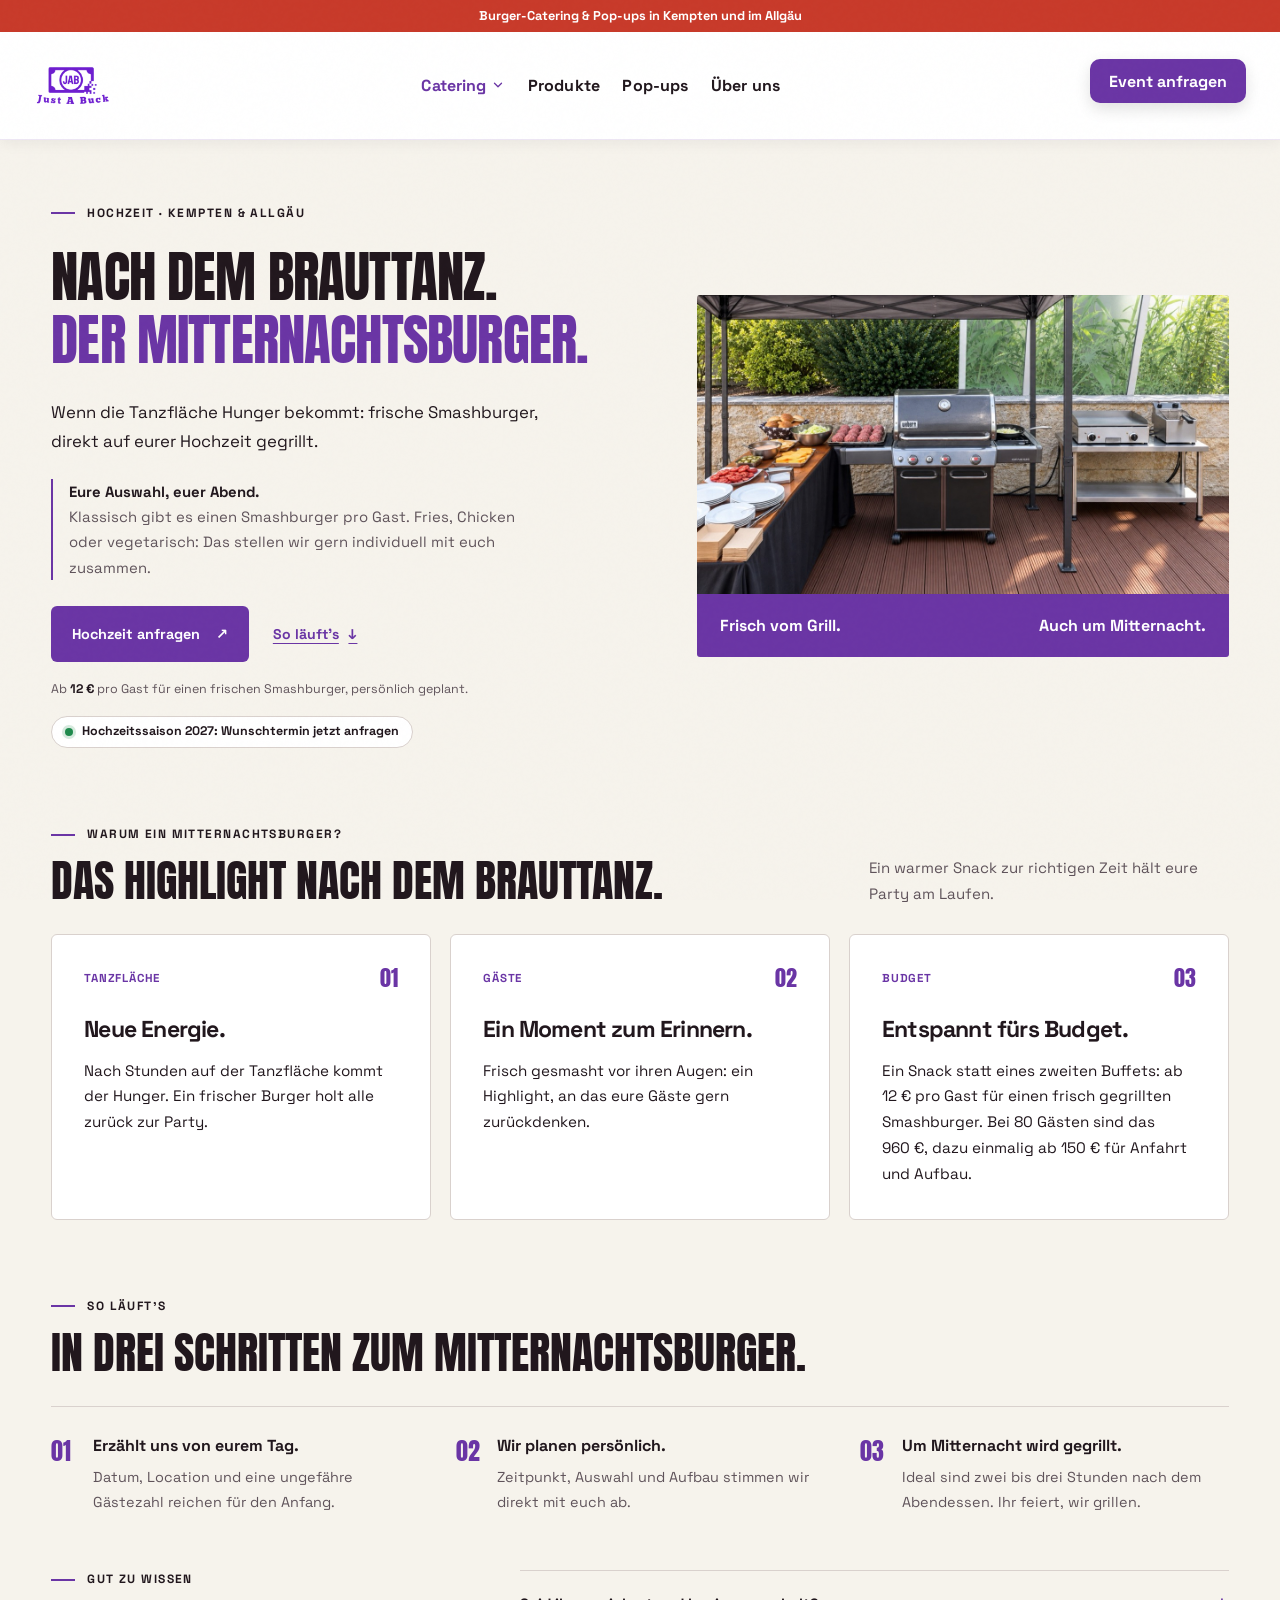
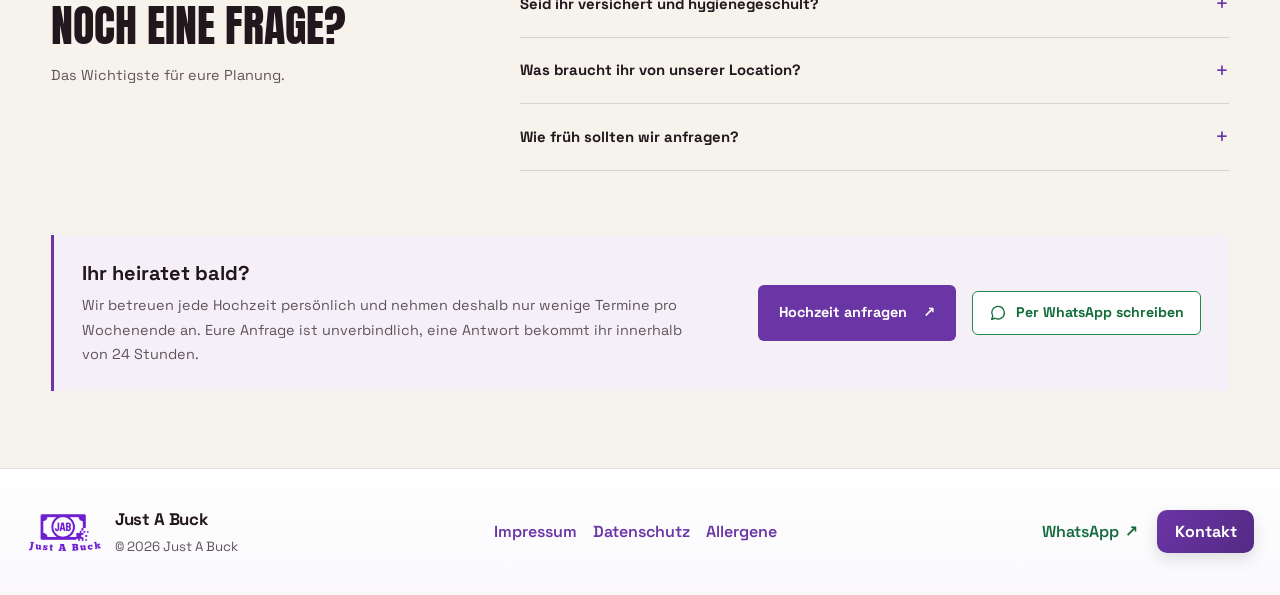
<file: hochzeit.html>
<!DOCTYPE html>
<html lang="de">
<head>
  <meta charset="UTF-8">
  <meta name="viewport" content="width=device-width, initial-scale=1">
  <title>Mitternachtsburger für eure Hochzeit im Allgäu | Just A Buck</title>
  <meta name="description" content="Der Mitternachtsburger für eure Hochzeit in Kempten und im Allgäu: frische Smashburger nach dem Brauttanz, ab 12 € pro Gast, persönlich geplant mit Justin.">
  <link rel="canonical" href="https://justabuck.de/hochzeit.html">
  <meta property="og:type" content="website">
  <meta property="og:site_name" content="Just A Buck">
  <meta property="og:locale" content="de_DE">
  <meta property="og:title" content="Der Mitternachtsburger für eure Hochzeit | Just A Buck">
  <meta property="og:description" content="Wenn die Tanzfläche Hunger bekommt: frische Smashburger, direkt auf eurer Hochzeit im Allgäu gegrillt.">
  <meta property="og:image" content="https://justabuck.de/assets/images/og-image.jpg">
  <meta property="og:image:width" content="1200">
  <meta property="og:image:height" content="630">
  <meta name="twitter:card" content="summary_large_image">
  <meta property="og:url" content="https://justabuck.de/hochzeit.html">
  <meta name="theme-color" content="#6A35A5">
  <link rel="icon" type="image/png" href="assets/images/logo.png">
  <link rel="stylesheet" href="css/site.css">
  <link rel="stylesheet" href="css/catering.css">
  <link rel="stylesheet" href="css/hochzeit.css">
</head>
<body class="catering-page hochzeit-page">
  <a class="skip-link" href="#main">Zum Inhalt springen</a>
  <div class="site-announcement" role="note">Burger-Catering &amp; Pop-ups in Kempten und im Allgäu</div>

  <header>
    <nav class="navbar navbar--mobile-inquiry" aria-label="Hauptnavigation">
      <div class="nav-inner">
        <a href="index.html" class="brand" aria-label="Just A Buck – zur Startseite">
          <img src="assets/images/logo.png" alt="Just A Buck" class="logo">
        </a>

        <ul id="primary-nav" class="nav-links" role="list">
          <li class="nav-group is-current">
            <button class="nav-group-toggle" type="button" aria-expanded="false" aria-controls="navCatering">Catering <svg width="14" height="14" viewBox="0 0 24 24" fill="none" stroke="currentColor" stroke-width="2.2" aria-hidden="true" focusable="false"><path d="m6 9 6 6 6-6" stroke-linecap="round" stroke-linejoin="round" /></svg></button>
            <span class="nav-group-label" aria-hidden="true">Catering</span>
            <div class="nav-dropdown" id="navCatering">
              <ul class="nav-dropdown-list" role="list" aria-label="Catering nach Anlass">
                <li><a href="catering.html"><strong>Privatfeier</strong><span>Geburtstag, Gartenparty und kleine Runden</span></a></li>
                <li><a href="firmen.html"><strong>Firmenfeier</strong><span>Sommerfest, Team-Lunch und Jubiläum</span></a></li>
                <li><a href="hochzeit.html" aria-current="page"><strong>Hochzeit</strong><span>Mitternachtsburger für euch und eure Gäste</span></a></li>
              </ul>
              <a class="nav-dropdown-all" href="catering.html#catering-angebote">Alle Formate &amp; Preise <span aria-hidden="true">→</span></a>
            </div>
          </li>
          <li><a href="menu.html">Produkte</a></li>
          <li><a href="index.html#locations">Pop-ups</a></li>
          <li><a href="index.html#about">Über uns</a></li>
        </ul>

        <a href="catering.html?format=mitternachtsburger&amp;anlass=hochzeit#event-anfragen" class="contact-btn">Event anfragen</a>
        <button class="nav-toggle" type="button" aria-expanded="false" aria-controls="primary-nav" aria-label="Menü öffnen">
          <span aria-hidden="true">☰</span>
        </button>
      </div>
    </nav>
  </header>

  <main id="main" class="catering-section" tabindex="-1">
    <div class="catering-inner">
      <section class="catering-intro catering-overview" aria-labelledby="hochzeitTitle">
        <div class="catering-copy">
          <p class="catering-eyebrow">Hochzeit · Kempten &amp; Allgäu</p>
          <h1 id="hochzeitTitle" class="catering-title">
            <span>Nach dem Brauttanz.</span>
            <span>Der Mitternachtsburger.</span>
          </h1>
          <p class="catering-lead">Wenn die Tanzfläche Hunger bekommt: frische Smashburger, direkt auf eurer Hochzeit gegrillt.</p>
          <p class="catering-welcome"><strong>Eure Auswahl, euer Abend.</strong> Klassisch gibt es einen Smashburger pro Gast. Fries, Chicken oder vegetarisch: Das stellen wir gern individuell mit euch zusammen.</p>
          <div class="catering-hero-actions">
            <a href="catering.html?format=mitternachtsburger&amp;anlass=hochzeit#event-anfragen" class="catering-cta">Hochzeit anfragen <span aria-hidden="true">↗</span></a>
            <a href="#ablauf" class="catering-detail-link">So läuft’s <span aria-hidden="true">↓</span></a>
          </div>
          <p class="catering-founder">Ab <strong>12&nbsp;€</strong> pro Gast für einen frischen Smashburger, persönlich geplant.</p>
          <p class="availability-note"><span class="availability-note-dot" aria-hidden="true"></span>Hochzeitssaison 2027: Wunschtermin jetzt anfragen</p>
        </div>
        <!-- Vorläufiges Foto: später durch ein Nachtfoto mit Burger und Lichterketten ersetzen. -->
        <figure class="catering-photo">
          <img src="assets/images/catering-setup.jpg" alt="Catering-Aufbau unter einem Pavillon mit Grill, Burger-Zutaten und Fritteuse" width="1200" height="675" fetchpriority="high" decoding="async">
          <figcaption><span>Frisch vom Grill.</span><span>Auch um Mitternacht.</span></figcaption>
        </figure>
      </section>

      <section class="catering-formats" aria-labelledby="hochzeitWhyTitle">
        <div class="catering-section-heading">
          <div>
            <p class="catering-eyebrow">Warum ein Mitternachtsburger?</p>
            <h2 id="hochzeitWhyTitle">Das Highlight nach dem Brauttanz.</h2>
          </div>
          <p>Ein warmer Snack zur richtigen Zeit hält eure Party am Laufen.</p>
        </div>
        <div class="catering-format-grid">
          <article class="catering-format" aria-labelledby="hochzeitEnergyTitle">
            <div class="catering-format-top">
              <p class="catering-format-label">Tanzfläche</p>
              <span class="catering-format-number" aria-hidden="true">01</span>
            </div>
            <h3 id="hochzeitEnergyTitle">Neue Energie.</h3>
            <p class="catering-format-description">Nach Stunden auf der Tanzfläche kommt der Hunger. Ein frischer Burger holt alle zurück zur Party.</p>
          </article>
          <article class="catering-format" aria-labelledby="hochzeitMomentTitle">
            <div class="catering-format-top">
              <p class="catering-format-label">Gäste</p>
              <span class="catering-format-number" aria-hidden="true">02</span>
            </div>
            <h3 id="hochzeitMomentTitle">Ein Moment zum Erinnern.</h3>
            <p class="catering-format-description">Frisch gesmasht vor ihren Augen: ein Highlight, an das eure Gäste gern zurückdenken.</p>
          </article>
          <article class="catering-format" aria-labelledby="hochzeitBudgetTitle">
            <div class="catering-format-top">
              <p class="catering-format-label">Budget</p>
              <span class="catering-format-number" aria-hidden="true">03</span>
            </div>
            <h3 id="hochzeitBudgetTitle">Entspannt fürs Budget.</h3>
            <p class="catering-format-description">Ein Snack statt eines zweiten Buffets: ab 12&nbsp;€ pro Gast für einen frisch gegrillten Smashburger. Bei 80&nbsp;Gästen sind das 960&nbsp;€, dazu einmalig ab 150&nbsp;€ für Anfahrt und Aufbau.</p>
          </article>
        </div>
      </section>

      <section id="ablauf" class="catering-how" aria-labelledby="hochzeitProcessTitle">
        <div class="catering-section-heading">
          <div>
            <p class="catering-eyebrow">So läuft’s</p>
            <h2 id="hochzeitProcessTitle">In drei Schritten zum Mitternachtsburger.</h2>
          </div>
        </div>
        <ol class="catering-how-steps" role="list">
          <li>
            <span aria-hidden="true">01</span>
            <div><h3>Erzählt uns von eurem Tag.</h3><p>Datum, Location und eine ungefähre Gästezahl reichen für den Anfang.</p></div>
          </li>
          <li>
            <span aria-hidden="true">02</span>
            <div><h3>Wir planen persönlich.</h3><p>Zeitpunkt, Auswahl und Aufbau stimmen wir direkt mit euch ab.</p></div>
          </li>
          <li>
            <span aria-hidden="true">03</span>
            <div><h3>Um Mitternacht wird gegrillt.</h3><p>Ideal sind zwei bis drei Stunden nach dem Abendessen. Ihr feiert, wir grillen.</p></div>
          </li>
        </ol>
      </section>

      <section class="catering-questions" aria-labelledby="hochzeitQuestionsTitle">
        <div class="catering-questions-intro">
          <p class="catering-eyebrow">Gut zu wissen</p>
          <h2 id="hochzeitQuestionsTitle">Noch eine Frage?</h2>
          <p>Das Wichtigste für eure Planung.</p>
        </div>
        <div class="catering-answers">
          <details>
            <summary>Seid ihr versichert und hygienegeschult?</summary>
            <p>Ja. Wir sind betriebshaftpflichtversichert, inklusive Produkthaftpflicht, und nach § 43 Infektionsschutzgesetz belehrt. Unser Gewerbe ist angemeldet, und unsere Gasanlage wird regelmäßig geprüft.</p>
          </details>
          <details>
            <summary>Was braucht ihr von unserer Location?</summary>
            <p>Einen Platz für unseren Stand, draußen oder überdacht in der Nähe der Feier. Welche Fläche und Anschlüsse nötig sind, klären wir vorab, gern auch direkt mit eurer Location.</p>
          </details>
          <details>
            <summary>Wie früh sollten wir anfragen?</summary>
            <p>Sobald Datum und Location feststehen. Samstage in der Hochzeitssaison sind beliebt, frühes Anfragen lohnt sich also. Auch kurzfristige Anfragen prüfen wir gern.</p>
          </details>
        </div>
      </section>

      <section class="catering-open-choice catering-closing" aria-labelledby="hochzeitCtaTitle">
        <div>
          <h2 id="hochzeitCtaTitle">Ihr heiratet bald?</h2>
          <p>Wir betreuen jede Hochzeit persönlich und nehmen deshalb nur wenige Termine pro Wochenende an. Eure Anfrage ist unverbindlich, eine Antwort bekommt ihr innerhalb von 24&nbsp;Stunden.</p>
        </div>
        <div class="direct-contact catering-closing-actions">
          <a class="catering-cta" href="catering.html?format=mitternachtsburger&amp;anlass=hochzeit#event-anfragen">Hochzeit anfragen <span aria-hidden="true">↗</span></a>
          <a class="whatsapp-btn" href="https://wa.me/491713920012?text=Hallo%20Justin%2C%20wir%20heiraten%20und%20interessieren%20uns%20f%C3%BCr%20den%20Mitternachtsburger.%0A%0ADatum%3A%0ALocation%3A%0AUngef%C3%A4hre%20G%C3%A4stezahl%3A" target="_blank" rel="noopener"><svg width="18" height="18" viewBox="0 0 24 24" fill="none" stroke="currentColor" stroke-width="1.8" aria-hidden="true" focusable="false"><path d="M20.5 11.6a8.4 8.4 0 0 1-12.3 7.4L3.5 20.5l1.5-4.5a8.4 8.4 0 1 1 15.5-4.4Z" stroke-linejoin="round" /></svg><span>Per WhatsApp schreiben</span><span class="visually-hidden-new-tab"> (öffnet in einem neuen Tab)</span></a>
        </div>
      </section>
    </div>
  </main>

  <footer class="site-footer">
    <div class="footer-inner">
      <a class="footer-brand" href="index.html" aria-label="Just A Buck – zur Startseite">
        <img src="assets/images/logo.png" alt="" class="footer-logo" loading="lazy">
        <div class="footer-meta">
          <strong>Just A Buck</strong>
          <small>© <span id="y">2026</span> Just A Buck</small>
        </div>
      </a>
      <nav class="footer-nav" aria-label="Rechtliches">
        <a href="impressum.html">Impressum</a>
        <a href="datenschutz.html">Datenschutz</a>
        <a href="allergen.html">Allergene</a>
      </nav>
      <div class="footer-contact">
        <a href="https://wa.me/491713920012?text=Hallo%20Justin%2C%20ich%20habe%20eine%20Frage%20an%20Just%20A%20Buck." class="footer-whatsapp" target="_blank" rel="noopener" aria-label="WhatsApp (öffnet in einem neuen Tab)">WhatsApp <span aria-hidden="true">↗</span></a>
        <a href="mailto:justin.buck@sportbuck.com?subject=Anfrage%20an%20Just%20A%20Buck" class="footer-cta">Kontakt</a>
      </div>
    </div>
  </footer>
  <script src="scripts/nav.js" defer></script>
  <script src="scripts/main.js" defer></script>
</body>
</html>
</file>
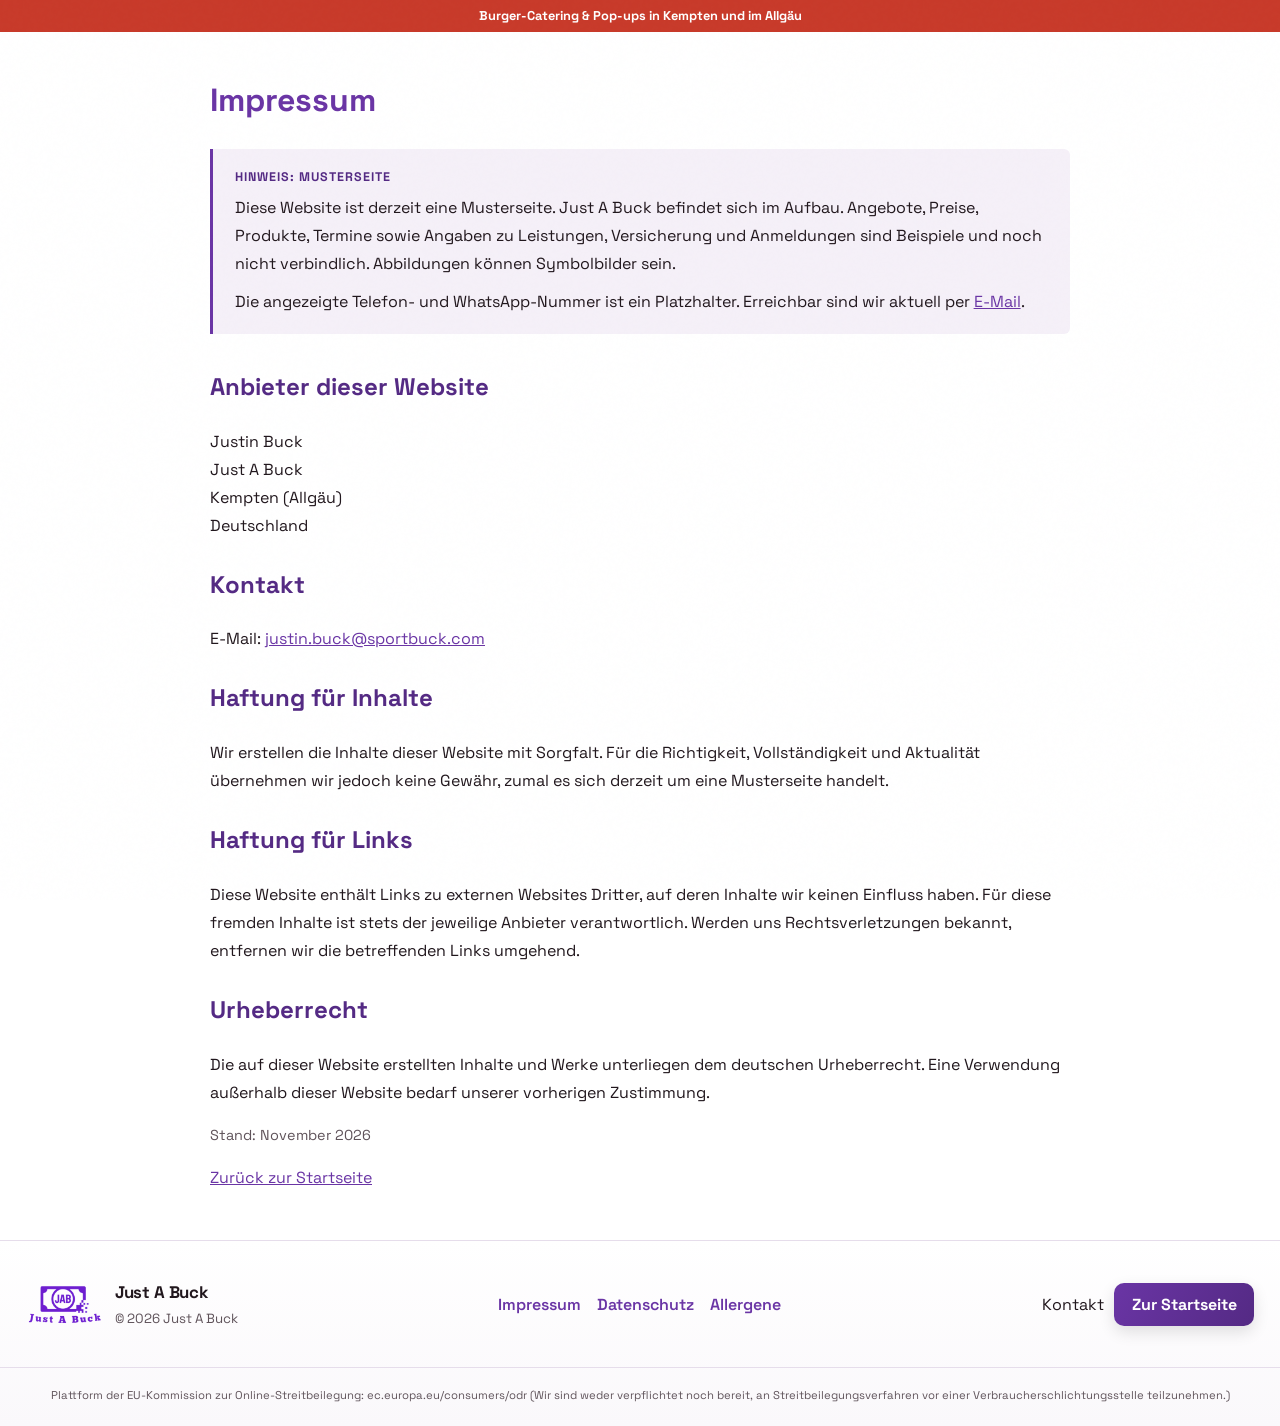
<file: impressum.html>
<!DOCTYPE html>
<html lang="de">
<head>
  <meta charset="UTF-8">
  <meta name="viewport" content="width=device-width, initial-scale=1">
  <title>Impressum – Just A Buck</title>
  <meta name="robots" content="noindex, follow">
  <link rel="icon" type="image/png" href="assets/images/logo.png">
  <link rel="stylesheet" href="css/site.css">
</head>
<body>
  <div class="site-announcement" role="note">Burger-Catering &amp; Pop-ups in Kempten und im Allgäu</div>
  <main class="legal-page">
    <h1>Impressum</h1>

    <aside class="legal-notice" aria-labelledby="legalNoticeTitle">
      <p class="legal-notice-label" id="legalNoticeTitle">Hinweis: Musterseite</p>
      <p>
        Diese Website ist derzeit eine Musterseite. Just A Buck befindet sich im Aufbau. Angebote, Preise,
        Produkte, Termine sowie Angaben zu Leistungen, Versicherung und Anmeldungen sind Beispiele und noch
        nicht verbindlich. Abbildungen können Symbolbilder sein.
      </p>
      <p>
        Die angezeigte Telefon- und WhatsApp-Nummer ist ein Platzhalter. Erreichbar sind wir aktuell per
        <a href="mailto:justin.buck@sportbuck.com">E-Mail</a>.
      </p>
    </aside>

    <h2>Anbieter dieser Website</h2>
    <!-- Vor dem Start: vollständige Anschrift (Straße, Hausnummer, PLZ) ergänzen. Umsatzsteuer-ID und
         Registereintrag nur aufnehmen, wenn sie tatsächlich vorliegen. -->
    <p>Justin Buck<br>
    Just A Buck<br>
    Kempten (Allgäu)<br>
    Deutschland</p>

    <h2>Kontakt</h2>
    <p>E-Mail: <a href="mailto:justin.buck@sportbuck.com">justin.buck@sportbuck.com</a></p>

    <h2>Haftung für Inhalte</h2>
    <p>Wir erstellen die Inhalte dieser Website mit Sorgfalt. Für die Richtigkeit, Vollständigkeit und Aktualität übernehmen wir jedoch keine Gewähr, zumal es sich derzeit um eine Musterseite handelt.</p>

    <h2>Haftung für Links</h2>
    <p>Diese Website enthält Links zu externen Websites Dritter, auf deren Inhalte wir keinen Einfluss haben. Für diese fremden Inhalte ist stets der jeweilige Anbieter verantwortlich. Werden uns Rechtsverletzungen bekannt, entfernen wir die betreffenden Links umgehend.</p>

    <h2>Urheberrecht</h2>
    <p>Die auf dieser Website erstellten Inhalte und Werke unterliegen dem deutschen Urheberrecht. Eine Verwendung außerhalb dieser Website bedarf unserer vorherigen Zustimmung.</p>

    <p class="legal-meta">Stand: November 2026</p>

    <p><a href="index.html">Zurück zur Startseite</a></p>
  </main>

  <!-- FOOTER -->
  <footer class="site-footer" role="contentinfo">
    <div class="footer-inner">
      <div class="footer-brand">
        <img src="assets/images/logo.png" alt="Just A Buck" class="footer-logo">
        <div class="footer-meta">
          <strong>Just A Buck</strong><br>
          <small>© <span id="y"></span> Just A Buck</small>
        </div>
      </div>

      <nav class="footer-nav" aria-label="Rechtliches">
        <a href="impressum.html">Impressum</a>
        <a href="datenschutz.html">Datenschutz</a>
        <a href="allergen.html">Allergene</a>
      </nav>

      <div class="footer-contact">
        <a href="mailto:justin.buck@sportbuck.com" class="footer-link">Kontakt</a>
        <a href="index.html" class="footer-cta">Zur Startseite</a>
      </div>
    </div>

    <div class="footer-sub">
      <small>
        Plattform der EU-Kommission zur Online-Streitbeilegung:
        <a href="https://ec.europa.eu/consumers/odr" rel="noopener" target="_blank">ec.europa.eu/consumers/odr</a>
        (Wir sind weder verpflichtet noch bereit, an Streitbeilegungsverfahren vor einer Verbraucherschlichtungsstelle teilzunehmen.)
      </small>
    </div>
  </footer>

  <script src="scripts/main.js"></script>
</body>
</html>
</file>
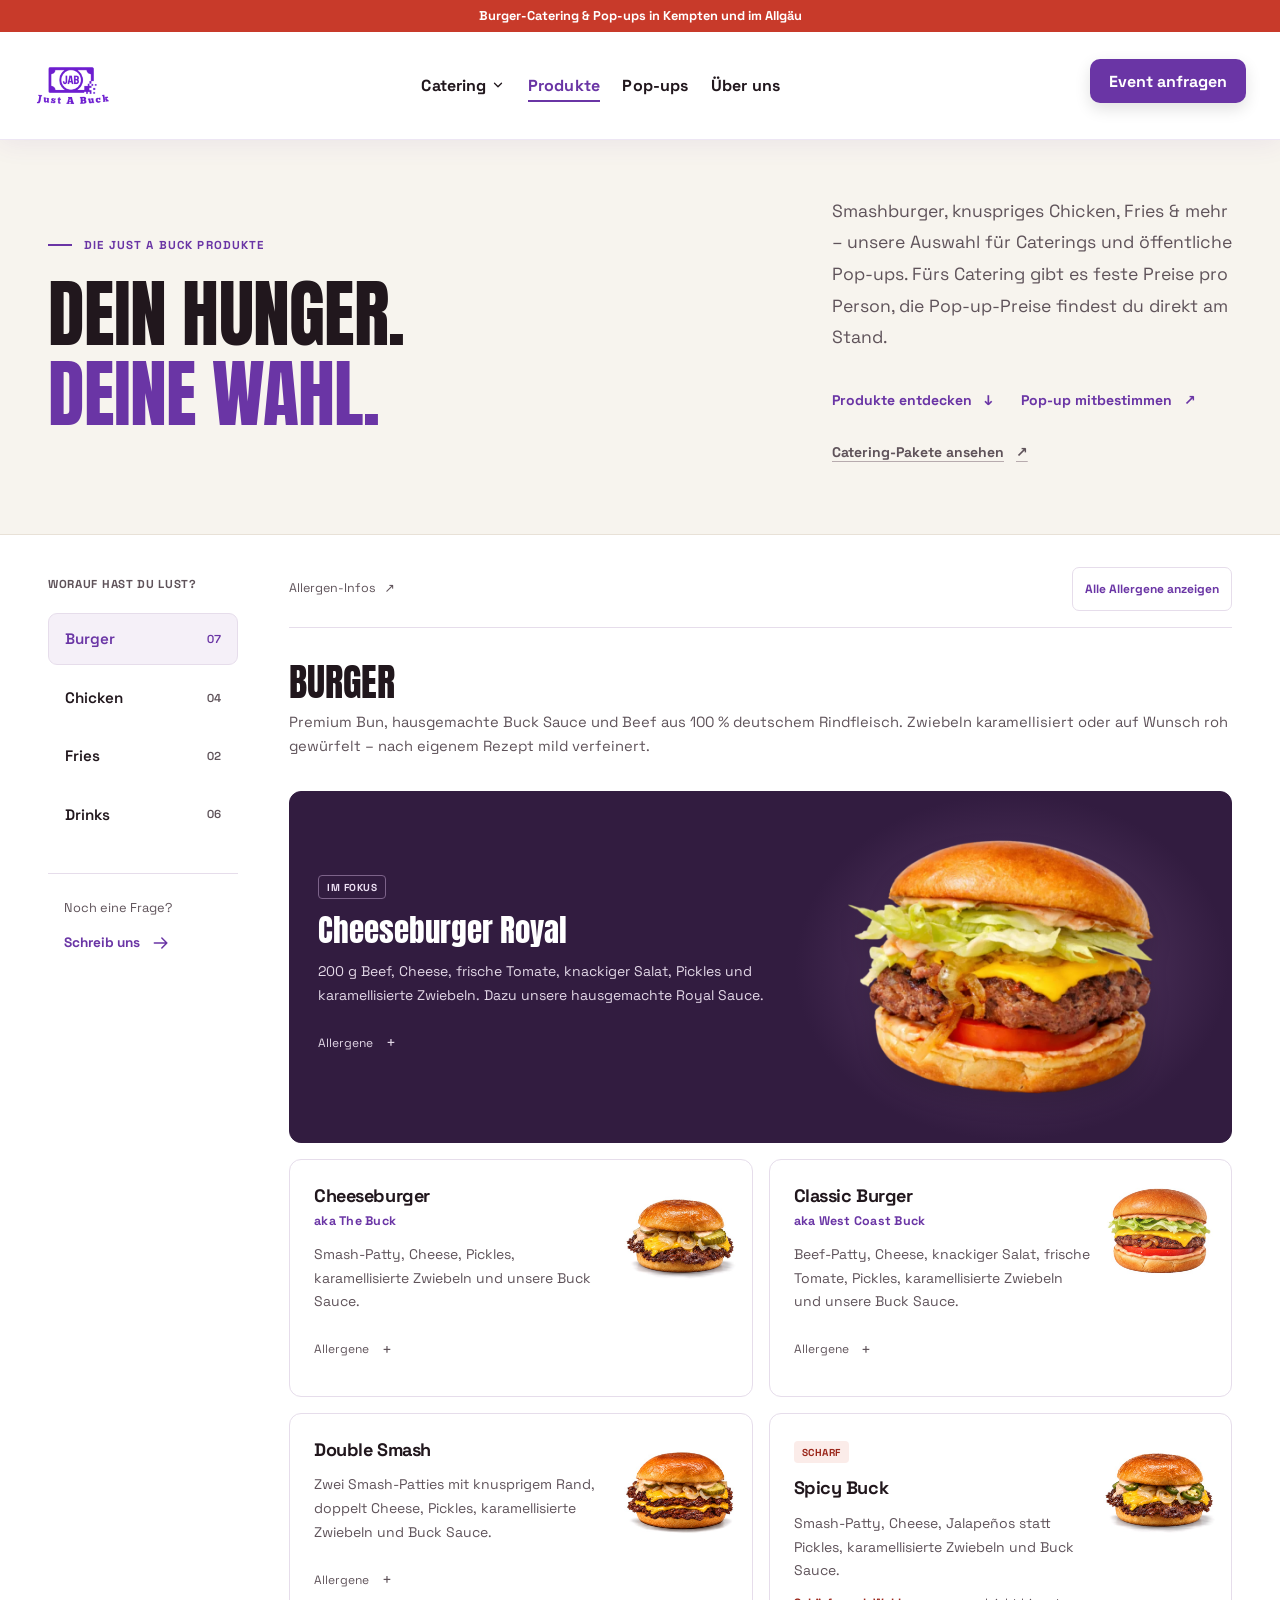
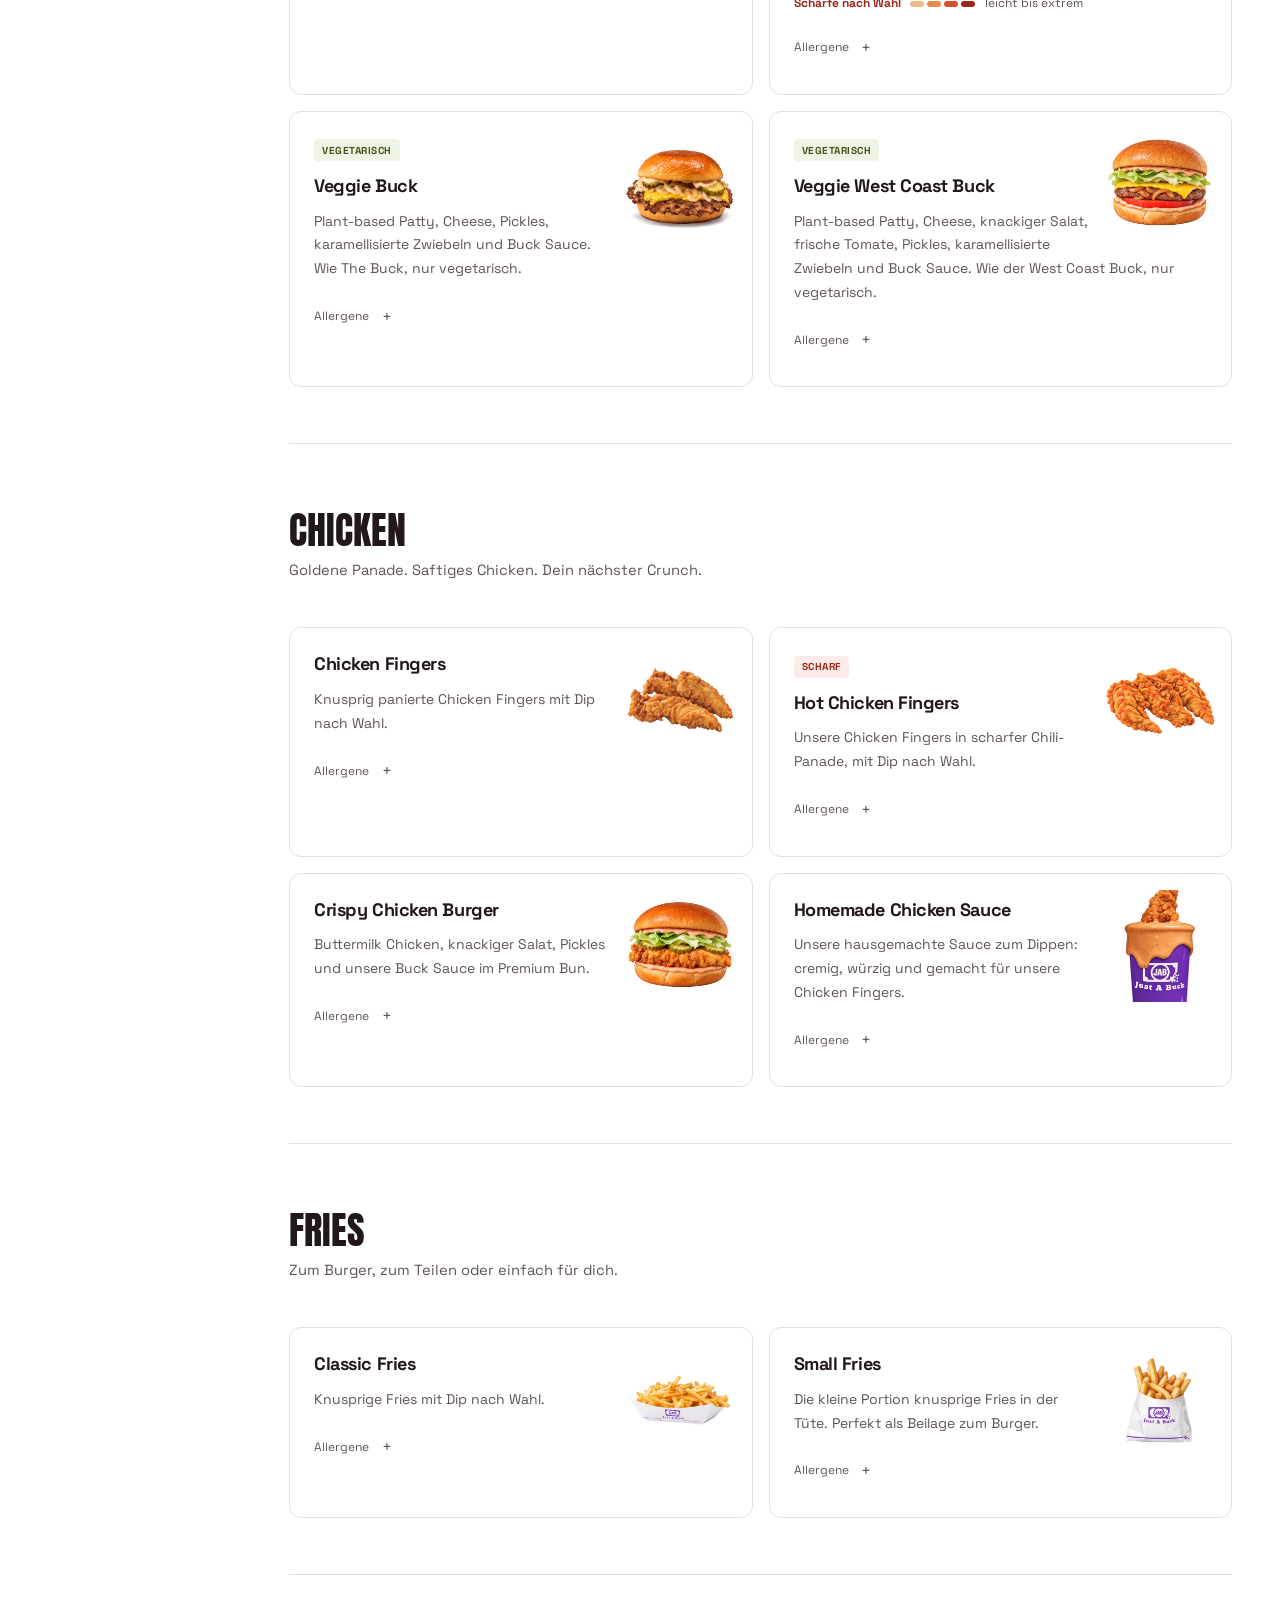
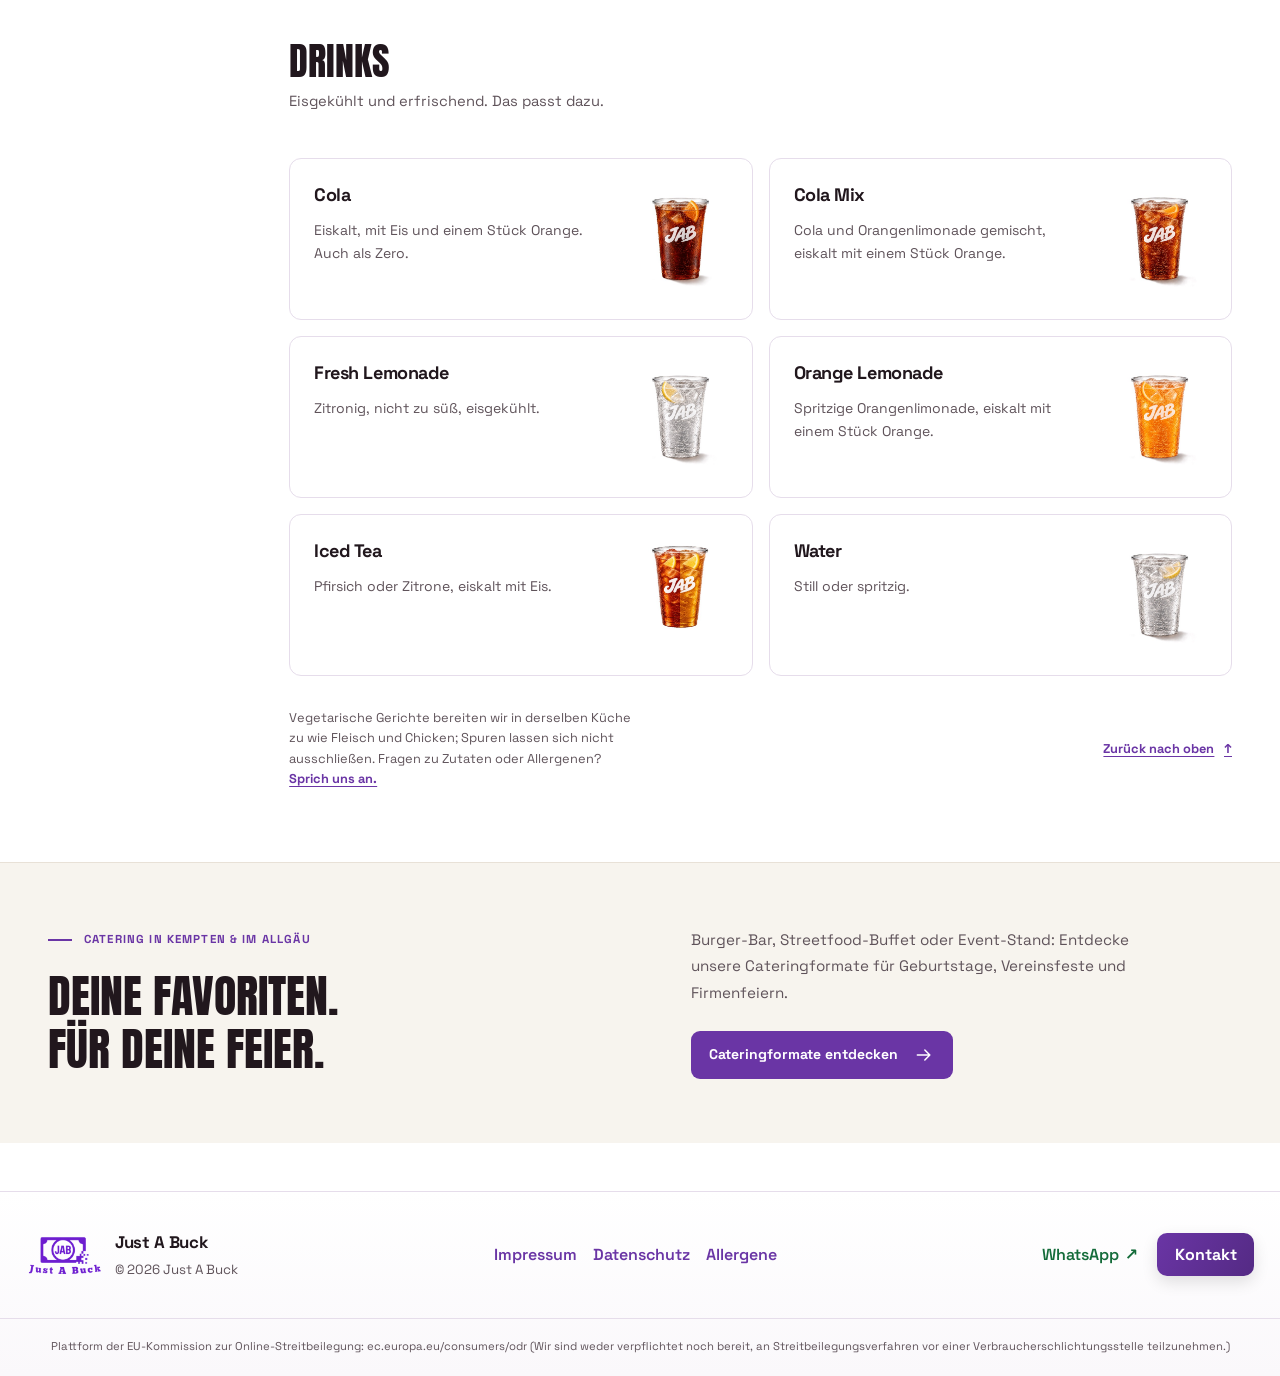
<file: menu.html>
<!DOCTYPE html>
<html lang="de">
<head>
  <meta charset="UTF-8">
  <meta name="viewport" content="width=device-width, initial-scale=1">
  <title>Smashburger, Chicken &amp; Fries: unsere Produkte | Just A Buck</title>
  <meta name="description" content="Smashburger, knuspriges Chicken und Fries von Just A Buck aus Kempten: alle Produkte mit Zutaten und Allergenen, fürs Catering und für Pop-ups im Allgäu.">

  <!-- Open Graph / Facebook -->
  <meta property="og:type" content="website">
  <meta property="og:site_name" content="Just A Buck">
  <meta property="og:locale" content="de_DE">
  <meta property="og:title" content="Smashburger, Chicken &amp; Fries: unsere Produkte | Just A Buck">
  <meta property="og:description" content="Alle Produkte von Just A Buck mit Zutaten und Allergenen, fürs Catering und für Pop-ups im Allgäu.">
  <meta property="og:image" content="https://justabuck.de/assets/images/og-image.jpg">
  <meta property="og:image:width" content="1200">
  <meta property="og:image:height" content="630">
  <meta property="og:url" content="https://justabuck.de/menu.html">

  <!-- Twitter -->
  <meta name="twitter:card" content="summary_large_image">
  <meta name="twitter:title" content="Smashburger, Chicken &amp; Fries: unsere Produkte | Just A Buck">
  <meta name="twitter:description" content="Alle Produkte von Just A Buck mit Zutaten und Allergenen, fürs Catering und für Pop-ups im Allgäu.">
  <meta name="twitter:image" content="https://justabuck.de/assets/images/og-image.jpg">

  <link rel="canonical" href="https://justabuck.de/menu.html">
  <meta name="theme-color" content="#6A35A5">
  <link rel="icon" type="image/png" href="assets/images/logo.png">
  <link rel="stylesheet" href="css/site.css">
  <link rel="stylesheet" href="css/menu.css">
</head>
<body class="menu-catalog-page">
  <a class="skip-link" href="#main">Zu den Produkten springen</a>
  <div class="site-announcement" role="note">Burger-Catering &amp; Pop-ups in Kempten und im Allgäu</div>

  <header>
    <nav class="navbar navbar--mobile-inquiry" aria-label="Hauptnavigation">
      <div class="nav-inner">
        <a href="index.html" class="brand" aria-label="Just A Buck – zur Startseite">
          <img src="assets/images/logo.png" alt="Just A Buck" class="logo">
        </a>

        <ul id="primary-nav" class="nav-links" role="list">
          <li class="nav-group">
            <button class="nav-group-toggle" type="button" aria-expanded="false" aria-controls="navCatering">Catering <svg width="14" height="14" viewBox="0 0 24 24" fill="none" stroke="currentColor" stroke-width="2.2" aria-hidden="true" focusable="false"><path d="m6 9 6 6 6-6" stroke-linecap="round" stroke-linejoin="round" /></svg></button>
            <span class="nav-group-label" aria-hidden="true">Catering</span>
            <div class="nav-dropdown" id="navCatering">
              <ul class="nav-dropdown-list" role="list" aria-label="Catering nach Anlass">
                <li><a href="catering.html"><strong>Privatfeier</strong><span>Geburtstag, Gartenparty und kleine Runden</span></a></li>
                <li><a href="firmen.html"><strong>Firmenfeier</strong><span>Sommerfest, Team-Lunch und Jubiläum</span></a></li>
                <li><a href="hochzeit.html"><strong>Hochzeit</strong><span>Mitternachtsburger für euch und eure Gäste</span></a></li>
              </ul>
              <a class="nav-dropdown-all" href="catering.html#catering-angebote">Alle Formate &amp; Preise <span aria-hidden="true">→</span></a>
            </div>
          </li>
          <li><a href="menu.html" aria-current="page">Produkte</a></li>
          <li><a href="index.html#locations">Pop-ups</a></li>
          <li><a href="index.html#about">Über uns</a></li>
        </ul>

        <a href="catering.html#event-anfragen" class="contact-btn">Event anfragen</a>
        <button class="nav-toggle" type="button" aria-expanded="false" aria-controls="primary-nav" aria-label="Menü öffnen">
          <span aria-hidden="true">☰</span>
        </button>
      </div>
    </nav>
  </header>

  <main id="main" tabindex="-1">
    <section class="catalog-intro" aria-labelledby="catalogTitle">
      <div class="catalog-intro-inner">
        <div>
          <p class="catalog-kicker">Die Just A Buck Produkte</p>
          <h1 id="catalogTitle">Dein Hunger.<br><span>Deine Wahl.</span></h1>
        </div>
        <div class="catalog-intro-copy">
          <p>Smashburger, knuspriges Chicken, Fries &amp; mehr – unsere Auswahl für Caterings und öffentliche Pop-ups. Fürs Catering gibt es feste Preise pro Person, die Pop-up-Preise findest du direkt am Stand.</p>
          <div class="catalog-intro-links">
            <a href="#burger">Produkte entdecken <span aria-hidden="true">↓</span></a>
            <a href="index.html#locations">Pop-up mitbestimmen <span aria-hidden="true">↗</span></a>
            <a href="catering.html#catering-angebote">Catering-Pakete ansehen <span aria-hidden="true">↗</span></a>
          </div>
        </div>
      </div>
    </section>

    <div class="catalog-layout">
      <aside class="catalog-sidebar">
        <p class="catalog-sidebar-label">Worauf hast du Lust?</p>
        <nav class="catalog-categories" aria-label="Speisekategorien">
          <a href="#burger"><span>Burger</span><span class="catalog-category-count" aria-hidden="true">07</span></a>
          <a href="#chicken"><span>Chicken</span><span class="catalog-category-count" aria-hidden="true">04</span></a>
          <a href="#fries"><span>Fries</span><span class="catalog-category-count" aria-hidden="true">02</span></a>
          <a href="#drinks"><span>Drinks</span><span class="catalog-category-count" aria-hidden="true">06</span></a>
        </nav>
        <div class="catalog-sidebar-help">
          <p>Noch eine Frage?</p>
          <a href="mailto:justin.buck@sportbuck.com?subject=Frage%20zu%20den%20Produkten">Schreib uns <svg width="20" height="20" viewBox="0 0 24 24" fill="none" stroke="currentColor" stroke-width="1.8" aria-hidden="true" focusable="false"><path d="M4 12h15m-6-6 6 6-6 6" stroke-linecap="round" stroke-linejoin="round" /></svg></a>
        </div>
      </aside>

      <div class="catalog-sections">
        <div class="catalog-tools">
          <a href="allergen.html">Allergen-Infos <span aria-hidden="true">↗</span></a>
          <button class="catalog-allergen-toggle" type="button" aria-pressed="false" hidden>Alle Allergene anzeigen</button>
        </div>
        <section id="burger" class="catalog-section" aria-labelledby="burgerTitle">
          <div class="catalog-section-heading">
            <div>
              <h2 id="burgerTitle">Burger</h2>
              <p class="catalog-section-description">Premium Bun, hausgemachte Buck Sauce und Beef aus 100 % deutschem Rindfleisch. Zwiebeln karamellisiert oder auf Wunsch roh gewürfelt – nach eigenem Rezept mild verfeinert.</p>
            </div>
          </div>
          <div class="catalog-products">
            <article id="cheeseburger-royal" class="catalog-item catalog-item--royal" aria-labelledby="cheeseburger-royal-name" itemscope itemtype="https://schema.org/MenuItem">
              <div class="catalog-item-copy">
                <p class="catalog-item-tag catalog-item-tag--royal">Im Fokus</p>
                <div class="catalog-item-heading">
                  <h3 id="cheeseburger-royal-name" itemprop="name">Cheeseburger Royal</h3>
                </div>
                <p class="catalog-item-description" itemprop="description">200 g Beef, Cheese, frische Tomate, knackiger Salat, Pickles und karamellisierte Zwiebeln. Dazu unsere hausgemachte Royal Sauce.</p>
                <details class="catalog-allergens">
                  <summary aria-label="Allergene zu Cheeseburger Royal">Allergene <span aria-hidden="true">+</span></summary>
                  <p>Gluten, Ei, Milch, Senf</p>
                </details>
              </div>
              <div class="catalog-royal-visual">
                <span aria-hidden="true">Royal</span>
                <img src="assets/images/cheeseburger-royal.webp" alt="Cheeseburger Royal mit Salat, Tomate und karamellisierten Zwiebeln" width="1200" height="800" decoding="async" fetchpriority="high" itemprop="image">
              </div>
            </article>
            <article id="cheeseburger" class="catalog-item catalog-item--photo" aria-labelledby="cheeseburger-name" itemscope itemtype="https://schema.org/MenuItem">
              <div class="catalog-item-copy">
                <img class="catalog-item-photo" src="assets/images/cheeseburger.jpg" alt="Cheeseburger mit Smash-Patty, geschmolzenem Cheese, Pickles und Sauce" loading="lazy" decoding="async" width="440" height="440" itemprop="image">
                <div class="catalog-item-heading">
                  <h3 id="cheeseburger-name" itemprop="name">Cheeseburger</h3>
                </div>
                <p class="catalog-item-nickname">aka <span itemprop="alternateName">The Buck</span></p>
                <p class="catalog-item-description" itemprop="description">Smash-Patty, Cheese, Pickles, karamellisierte Zwiebeln und unsere Buck Sauce.</p>
                <details class="catalog-allergens">
                  <summary aria-label="Allergene zu Cheeseburger">Allergene <span aria-hidden="true">+</span></summary>
                  <p>Gluten, Ei, Milch, Senf</p>
                </details>
              </div>
            </article>
            <article id="classic-burger" class="catalog-item catalog-item--photo" aria-labelledby="classic-burger-name" itemscope itemtype="https://schema.org/MenuItem">
              <div class="catalog-item-copy">
                <img class="catalog-item-photo" src="assets/images/classic-burger.jpg" alt="Classic Burger mit Beef-Patty, Cheese, Salat, Tomate, karamellisierten Zwiebeln und Sauce" loading="lazy" decoding="async" width="440" height="440" itemprop="image">
                <div class="catalog-item-heading">
                  <h3 id="classic-burger-name" itemprop="name">Classic Burger</h3>
                </div>
                <p class="catalog-item-nickname">aka <span itemprop="alternateName">West Coast Buck</span></p>
                <p class="catalog-item-description" itemprop="description">Beef-Patty, Cheese, knackiger Salat, frische Tomate, Pickles, karamellisierte Zwiebeln und unsere Buck Sauce.</p>
                <details class="catalog-allergens">
                  <summary aria-label="Allergene zu Classic Burger">Allergene <span aria-hidden="true">+</span></summary>
                  <p>Gluten, Ei, Milch, Senf</p>
                </details>
              </div>
            </article>
            <article id="double-smash" class="catalog-item catalog-item--photo" aria-labelledby="double-smash-name" itemscope itemtype="https://schema.org/MenuItem">
              <div class="catalog-item-copy">
                <img class="catalog-item-photo" src="assets/images/double-smash.jpg" alt="Double Smash mit zwei Smash-Patties, doppelt Cheese, Pickles, karamellisierten Zwiebeln und Sauce" loading="lazy" decoding="async" width="440" height="440" itemprop="image">
                <div class="catalog-item-heading">
                  <h3 id="double-smash-name" itemprop="name">Double Smash</h3>
                </div>
                <p class="catalog-item-description" itemprop="description">Zwei Smash-Patties mit knusprigem Rand, doppelt Cheese, Pickles, karamellisierte Zwiebeln und Buck Sauce.</p>
                <details class="catalog-allergens">
                  <summary aria-label="Allergene zu Double Smash">Allergene <span aria-hidden="true">+</span></summary>
                  <p>Gluten, Ei, Milch, Senf</p>
                </details>
              </div>
            </article>
            <article id="spicy-buck" class="catalog-item catalog-item--photo" aria-labelledby="spicy-buck-name" itemscope itemtype="https://schema.org/MenuItem">
              <div class="catalog-item-copy">
                <img class="catalog-item-photo" src="assets/images/spicy-buck.jpg" alt="Spicy Buck mit Smash-Patty, Cheese, Jalapeños, karamellisierten Zwiebeln und Sauce" loading="lazy" decoding="async" width="440" height="440" itemprop="image">
                <p class="catalog-item-tag catalog-item-tag--hot">Scharf</p>
                <div class="catalog-item-heading">
                  <h3 id="spicy-buck-name" itemprop="name">Spicy Buck</h3>
                </div>
                <p class="catalog-item-description" itemprop="description">Smash-Patty, Cheese, Jalapeños statt Pickles, karamellisierte Zwiebeln und Buck Sauce.</p>
                <p class="catalog-heat">
                  <span class="catalog-heat-label">Schärfe nach Wahl</span>
                  <span class="catalog-heat-scale" aria-hidden="true"><span></span><span></span><span></span><span></span></span>
                  <span>leicht bis extrem</span>
                </p>
                <details class="catalog-allergens">
                  <summary aria-label="Allergene zu Spicy Buck">Allergene <span aria-hidden="true">+</span></summary>
                  <p>Gluten, Ei, Milch, Senf</p>
                </details>
              </div>
            </article>
            <article id="veggie-buck" class="catalog-item catalog-item--photo" aria-labelledby="veggie-buck-name" itemscope itemtype="https://schema.org/MenuItem">
              <div class="catalog-item-copy">
                <img class="catalog-item-photo" src="assets/images/veggie-buck.jpg" alt="Veggie Buck mit Plant-based Patty, Cheese, Pickles, karamellisierten Zwiebeln und Sauce" loading="lazy" decoding="async" width="440" height="440" itemprop="image">
                <p class="catalog-item-tag catalog-item-tag--plant">Vegetarisch</p>
                <div class="catalog-item-heading">
                  <h3 id="veggie-buck-name" itemprop="name">Veggie Buck</h3>
                </div>
                <p class="catalog-item-description" itemprop="description">Plant-based Patty, Cheese, Pickles, karamellisierte Zwiebeln und Buck Sauce. Wie The Buck, nur vegetarisch.</p>
                <details class="catalog-allergens">
                  <summary aria-label="Allergene zu Veggie Buck">Allergene <span aria-hidden="true">+</span></summary>
                  <p>Gluten, Ei, Milch, Senf, Soja</p>
                </details>
              </div>
            </article>
            <article id="veggie-west-coast-buck" class="catalog-item catalog-item--photo" aria-labelledby="veggie-west-coast-buck-name" itemscope itemtype="https://schema.org/MenuItem">
              <div class="catalog-item-copy">
                <img class="catalog-item-photo" src="assets/images/veggie-west-coast-buck.jpg" alt="Veggie West Coast Buck mit Plant-based Patty, Cheese, Salat, Tomate, karamellisierten Zwiebeln und Sauce" loading="lazy" decoding="async" width="440" height="440" itemprop="image">
                <p class="catalog-item-tag catalog-item-tag--plant">Vegetarisch</p>
                <div class="catalog-item-heading">
                  <h3 id="veggie-west-coast-buck-name" itemprop="name">Veggie West Coast Buck</h3>
                </div>
                <p class="catalog-item-description" itemprop="description">Plant-based Patty, Cheese, knackiger Salat, frische Tomate, Pickles, karamellisierte Zwiebeln und Buck Sauce. Wie der West Coast Buck, nur vegetarisch.</p>
                <details class="catalog-allergens">
                  <summary aria-label="Allergene zu Veggie West Coast Buck">Allergene <span aria-hidden="true">+</span></summary>
                  <p>Gluten, Ei, Milch, Senf, Soja</p>
                </details>
              </div>
            </article>
          </div>
        </section>

        <section id="chicken" class="catalog-section" aria-labelledby="chickenTitle">
          <div class="catalog-section-heading">
            <div>
              <h2 id="chickenTitle">Chicken</h2>
              <p class="catalog-section-description">Goldene Panade. Saftiges Chicken. Dein nächster Crunch.</p>
            </div>
          </div>
          <div class="catalog-products">
            <article id="chicken-fingers" class="catalog-item catalog-item--photo" aria-labelledby="chicken-fingers-name" itemscope itemtype="https://schema.org/MenuItem">
              <div class="catalog-item-copy">
                <img class="catalog-item-photo" src="assets/images/chicken-fingers.jpg" alt="Knusprig panierte Chicken Fingers" loading="lazy" decoding="async" width="440" height="440" itemprop="image">
                <div class="catalog-item-heading">
                  <h3 id="chicken-fingers-name" itemprop="name">Chicken Fingers</h3>
                </div>
                <p class="catalog-item-description" itemprop="description">Knusprig panierte Chicken Fingers mit Dip nach Wahl.</p>
                <details class="catalog-allergens">
                  <summary aria-label="Allergene zu Chicken Fingers">Allergene <span aria-hidden="true">+</span></summary>
                  <p>Gluten, Ei, Milch</p>
                </details>
              </div>
            </article>
            <article id="hot-chicken-fingers" class="catalog-item catalog-item--photo" aria-labelledby="hot-chicken-fingers-name" itemscope itemtype="https://schema.org/MenuItem">
              <div class="catalog-item-copy">
                <img class="catalog-item-photo" src="assets/images/hot-chicken-fingers.jpg" alt="Hot Chicken Fingers in knuspriger Panade mit roter Chili-Würzung" loading="lazy" decoding="async" width="440" height="440" itemprop="image">
                <p class="catalog-item-tag catalog-item-tag--hot">Scharf</p>
                <div class="catalog-item-heading">
                  <h3 id="hot-chicken-fingers-name" itemprop="name">Hot Chicken Fingers</h3>
                </div>
                <p class="catalog-item-description" itemprop="description">Unsere Chicken Fingers in scharfer Chili-Panade, mit Dip nach Wahl.</p>
                <details class="catalog-allergens">
                  <summary aria-label="Allergene zu Hot Chicken Fingers">Allergene <span aria-hidden="true">+</span></summary>
                  <p>Gluten, Ei, Milch</p>
                </details>
              </div>
            </article>
            <article id="crispy-chicken-burger" class="catalog-item catalog-item--photo" aria-labelledby="crispy-chicken-burger-name" itemscope itemtype="https://schema.org/MenuItem">
              <div class="catalog-item-copy">
                <img class="catalog-item-photo" src="assets/images/crispy-chicken-burger.jpg" alt="Crispy Chicken Burger mit knusprigem Chicken, Salat, Pickles und Sauce im Premium Bun" loading="lazy" decoding="async" width="440" height="440" itemprop="image">
                <div class="catalog-item-heading">
                  <h3 id="crispy-chicken-burger-name" itemprop="name">Crispy Chicken Burger</h3>
                </div>
                <p class="catalog-item-description" itemprop="description">Buttermilk Chicken, knackiger Salat, Pickles und unsere Buck Sauce im Premium Bun.</p>
                <details class="catalog-allergens">
                  <summary aria-label="Allergene zu Crispy Chicken Burger">Allergene <span aria-hidden="true">+</span></summary>
                  <p>Gluten, Ei, Milch, Senf</p>
                </details>
              </div>
            </article>
            <article id="homemade-chicken-sauce" class="catalog-item catalog-item--photo" aria-labelledby="homemade-chicken-sauce-name" itemscope itemtype="https://schema.org/MenuItem">
              <div class="catalog-item-copy">
                <img class="catalog-item-photo" src="assets/images/chicken-sauce.jpg" alt="Chicken Finger, gedippt in einen Just-A-Buck-Becher voller Homemade Chicken Sauce" loading="lazy" decoding="async" width="440" height="440" itemprop="image">
                <div class="catalog-item-heading">
                  <h3 id="homemade-chicken-sauce-name" itemprop="name">Homemade Chicken Sauce</h3>
                </div>
                <p class="catalog-item-description" itemprop="description">Unsere hausgemachte Sauce zum Dippen: cremig, würzig und gemacht für unsere Chicken Fingers.</p>
                <details class="catalog-allergens">
                  <summary aria-label="Allergene zu Homemade Chicken Sauce">Allergene <span aria-hidden="true">+</span></summary>
                  <p>Ei, Senf</p>
                </details>
              </div>
            </article>
          </div>
        </section>

        <section id="fries" class="catalog-section" aria-labelledby="friesTitle">
          <div class="catalog-section-heading">
            <div>
              <h2 id="friesTitle">Fries</h2>
              <p class="catalog-section-description">Zum Burger, zum Teilen oder einfach für dich.</p>
            </div>
          </div>
          <div class="catalog-products">
            <article id="classic-fries" class="catalog-item catalog-item--photo" aria-labelledby="classic-fries-name" itemscope itemtype="https://schema.org/MenuItem">
              <div class="catalog-item-copy">
                <img class="catalog-item-photo" src="assets/images/classic-fries.jpg" alt="Goldene Fries in einer Just-A-Buck-Schale" loading="lazy" decoding="async" width="440" height="440" itemprop="image">
                <div class="catalog-item-heading">
                  <h3 id="classic-fries-name" itemprop="name">Classic Fries</h3>
                </div>
                <p class="catalog-item-description" itemprop="description">Knusprige Fries mit Dip nach Wahl.</p>
                <details class="catalog-allergens">
                  <summary aria-label="Allergene zu Classic Fries">Allergene <span aria-hidden="true">+</span></summary>
                  <p>Kann Spuren von Gluten enthalten</p>
                </details>
              </div>
            </article>
            <article id="small-fries" class="catalog-item catalog-item--photo" aria-labelledby="small-fries-name" itemscope itemtype="https://schema.org/MenuItem">
              <div class="catalog-item-copy">
                <img class="catalog-item-photo" src="assets/images/small-fries.jpg" alt="Kleine Portion Fries in einer Just-A-Buck-Tüte" loading="lazy" decoding="async" width="440" height="440" itemprop="image">
                <div class="catalog-item-heading">
                  <h3 id="small-fries-name" itemprop="name">Small Fries</h3>
                </div>
                <p class="catalog-item-description" itemprop="description">Die kleine Portion knusprige Fries in der Tüte. Perfekt als Beilage zum Burger.</p>
                <details class="catalog-allergens">
                  <summary aria-label="Allergene zu Small Fries">Allergene <span aria-hidden="true">+</span></summary>
                  <p>Kann Spuren von Gluten enthalten</p>
                </details>
              </div>
            </article>
          </div>
        </section>

        <section id="drinks" class="catalog-section" aria-labelledby="drinksTitle">
          <div class="catalog-section-heading">
            <div>
              <h2 id="drinksTitle">Drinks</h2>
              <p class="catalog-section-description">Eisgekühlt und erfrischend. Das passt dazu.</p>
            </div>
          </div>
          <div class="catalog-products">
            <article id="cola" class="catalog-item catalog-item--photo" aria-labelledby="cola-name" itemscope itemtype="https://schema.org/MenuItem">
              <div class="catalog-item-copy">
                <img class="catalog-item-photo" src="assets/images/cola.jpg" alt="Cola mit Eiswürfeln und einem Stück Orange im Just-A-Buck-Becher" loading="lazy" decoding="async" width="440" height="440" itemprop="image">
                <div class="catalog-item-heading">
                  <h3 id="cola-name" itemprop="name">Cola</h3>
                </div>
                <p class="catalog-item-description" itemprop="description">Eiskalt, mit Eis und einem Stück Orange. Auch als Zero.</p>
              </div>
            </article>
            <article id="cola-mix" class="catalog-item catalog-item--photo" aria-labelledby="cola-mix-name" itemscope itemtype="https://schema.org/MenuItem">
              <div class="catalog-item-copy">
                <img class="catalog-item-photo" src="assets/images/cola-mix.jpg" alt="Cola-Orangen-Mix mit Eiswürfeln und einem Stück Orange im Just-A-Buck-Becher" loading="lazy" decoding="async" width="440" height="440" itemprop="image">
                <div class="catalog-item-heading">
                  <h3 id="cola-mix-name" itemprop="name">Cola Mix</h3>
                </div>
                <p class="catalog-item-description" itemprop="description">Cola und Orangenlimonade gemischt, eiskalt mit einem Stück Orange.</p>
              </div>
            </article>
            <article id="fresh-lemonade" class="catalog-item catalog-item--photo" aria-labelledby="fresh-lemonade-name" itemscope itemtype="https://schema.org/MenuItem">
              <div class="catalog-item-copy">
                <img class="catalog-item-photo" src="assets/images/fresh-lemonade.jpg" alt="Zitronenlimonade mit Eiswürfeln und einem Stück Zitrone im Just-A-Buck-Becher" loading="lazy" decoding="async" width="440" height="440" itemprop="image">
                <div class="catalog-item-heading">
                  <h3 id="fresh-lemonade-name" itemprop="name">Fresh Lemonade</h3>
                </div>
                <p class="catalog-item-description" itemprop="description">Zitronig, nicht zu süß, eisgekühlt.</p>
              </div>
            </article>
            <article id="orange-lemonade" class="catalog-item catalog-item--photo" aria-labelledby="orange-lemonade-name" itemscope itemtype="https://schema.org/MenuItem">
              <div class="catalog-item-copy">
                <img class="catalog-item-photo" src="assets/images/orange-lemonade.jpg" alt="Orangenlimonade mit Eiswürfeln und einem Stück Orange im Just-A-Buck-Becher" loading="lazy" decoding="async" width="440" height="440" itemprop="image">
                <div class="catalog-item-heading">
                  <h3 id="orange-lemonade-name" itemprop="name">Orange Lemonade</h3>
                </div>
                <p class="catalog-item-description" itemprop="description">Spritzige Orangenlimonade, eiskalt mit einem Stück Orange.</p>
              </div>
            </article>
            <article id="iced-tea" class="catalog-item catalog-item--photo" aria-labelledby="iced-tea-name" itemscope itemtype="https://schema.org/MenuItem">
              <div class="catalog-item-copy">
                <img class="catalog-item-photo" src="assets/images/iced-tea.jpg" alt="Eistee Pfirsich und Zitrone, halb und halb im Just-A-Buck-Becher mit Eis" loading="lazy" decoding="async" width="440" height="440" itemprop="image">
                <div class="catalog-item-heading">
                  <h3 id="iced-tea-name" itemprop="name">Iced Tea</h3>
                </div>
                <p class="catalog-item-description" itemprop="description">Pfirsich oder Zitrone, eiskalt mit Eis.</p>
              </div>
            </article>
            <article id="water" class="catalog-item catalog-item--photo" aria-labelledby="water-name" itemscope itemtype="https://schema.org/MenuItem">
              <div class="catalog-item-copy">
                <img class="catalog-item-photo" src="assets/images/water.jpg" alt="Wasser mit Eiswürfeln und einem Stück Zitrone im Just-A-Buck-Becher" loading="lazy" decoding="async" width="440" height="440" itemprop="image">
                <div class="catalog-item-heading">
                  <h3 id="water-name" itemprop="name">Water</h3>
                </div>
                <p class="catalog-item-description" itemprop="description">Still oder spritzig.</p>
              </div>
            </article>
          </div>
        </section>

        <div class="catalog-bottom-note">
          <p>Vegetarische Gerichte bereiten wir in derselben Küche zu wie Fleisch und Chicken; Spuren lassen sich nicht ausschließen. Fragen zu Zutaten oder Allergenen? <a href="mailto:justin.buck@sportbuck.com?subject=Frage%20zu%20Zutaten%20und%20Allergenen">Sprich uns an.</a></p>
          <a href="#main">Zurück nach oben <span aria-hidden="true">↑</span></a>
        </div>
      </div>
    </div>

    <section class="catalog-catering" aria-labelledby="catalogCateringTitle">
      <div class="catalog-catering-inner">
        <div>
          <p class="catalog-kicker">Catering in Kempten &amp; im Allgäu</p>
          <h2 id="catalogCateringTitle">Deine Favoriten.<br>Für deine Feier.</h2>
        </div>
        <div class="catalog-catering-copy">
          <p>Burger-Bar, Streetfood-Buffet oder Event-Stand: Entdecke unsere Cateringformate für Geburtstage, Vereinsfeste und Firmenfeiern.</p>
          <a class="catalog-cta catalog-cta--light" href="catering.html#catering-angebote">Cateringformate entdecken <svg width="20" height="20" viewBox="0 0 24 24" fill="none" stroke="currentColor" stroke-width="1.8" aria-hidden="true" focusable="false"><path d="M4 12h15m-6-6 6 6-6 6" stroke-linecap="round" stroke-linejoin="round" /></svg></a>
        </div>
      </div>
    </section>
  </main>

  <!-- FOOTER -->
  <footer class="site-footer" role="contentinfo">
    <div class="footer-inner">
      <div class="footer-brand">
        <img src="assets/images/logo.png" alt="Just A Buck" class="footer-logo">
        <div class="footer-meta">
          <strong>Just A Buck</strong><br>
          <small>© <span id="y">2026</span> Just A Buck</small>
        </div>
      </div>

      <nav class="footer-nav" aria-label="Rechtliches">
        <a href="impressum.html">Impressum</a>
        <a href="datenschutz.html">Datenschutz</a>
        <a href="allergen.html">Allergene</a>
      </nav>

      <div class="footer-contact">
        <a href="https://wa.me/491713920012?text=Hallo%20Justin%2C%20ich%20habe%20eine%20Frage%20an%20Just%20A%20Buck." class="footer-whatsapp" target="_blank" rel="noopener" aria-label="WhatsApp (öffnet in einem neuen Tab)">WhatsApp <span aria-hidden="true">↗</span></a>
        <a href="mailto:justin.buck@sportbuck.com?subject=Anfrage%20an%20Just%20A%20Buck" class="footer-cta">Kontakt</a>
      </div>
    </div>

    <div class="footer-sub">
      <small>
        Plattform der EU-Kommission zur Online-Streitbeilegung:
        <a href="https://ec.europa.eu/consumers/odr" rel="noopener" target="_blank">ec.europa.eu/consumers/odr</a>
        (Wir sind weder verpflichtet noch bereit, an Streitbeilegungsverfahren vor einer Verbraucherschlichtungsstelle teilzunehmen.)
      </small>
    </div>
  </footer>

  <script src="scripts/nav.js" defer></script>
  <script src="scripts/menu.js" defer></script>
</body>
</html>
</file>
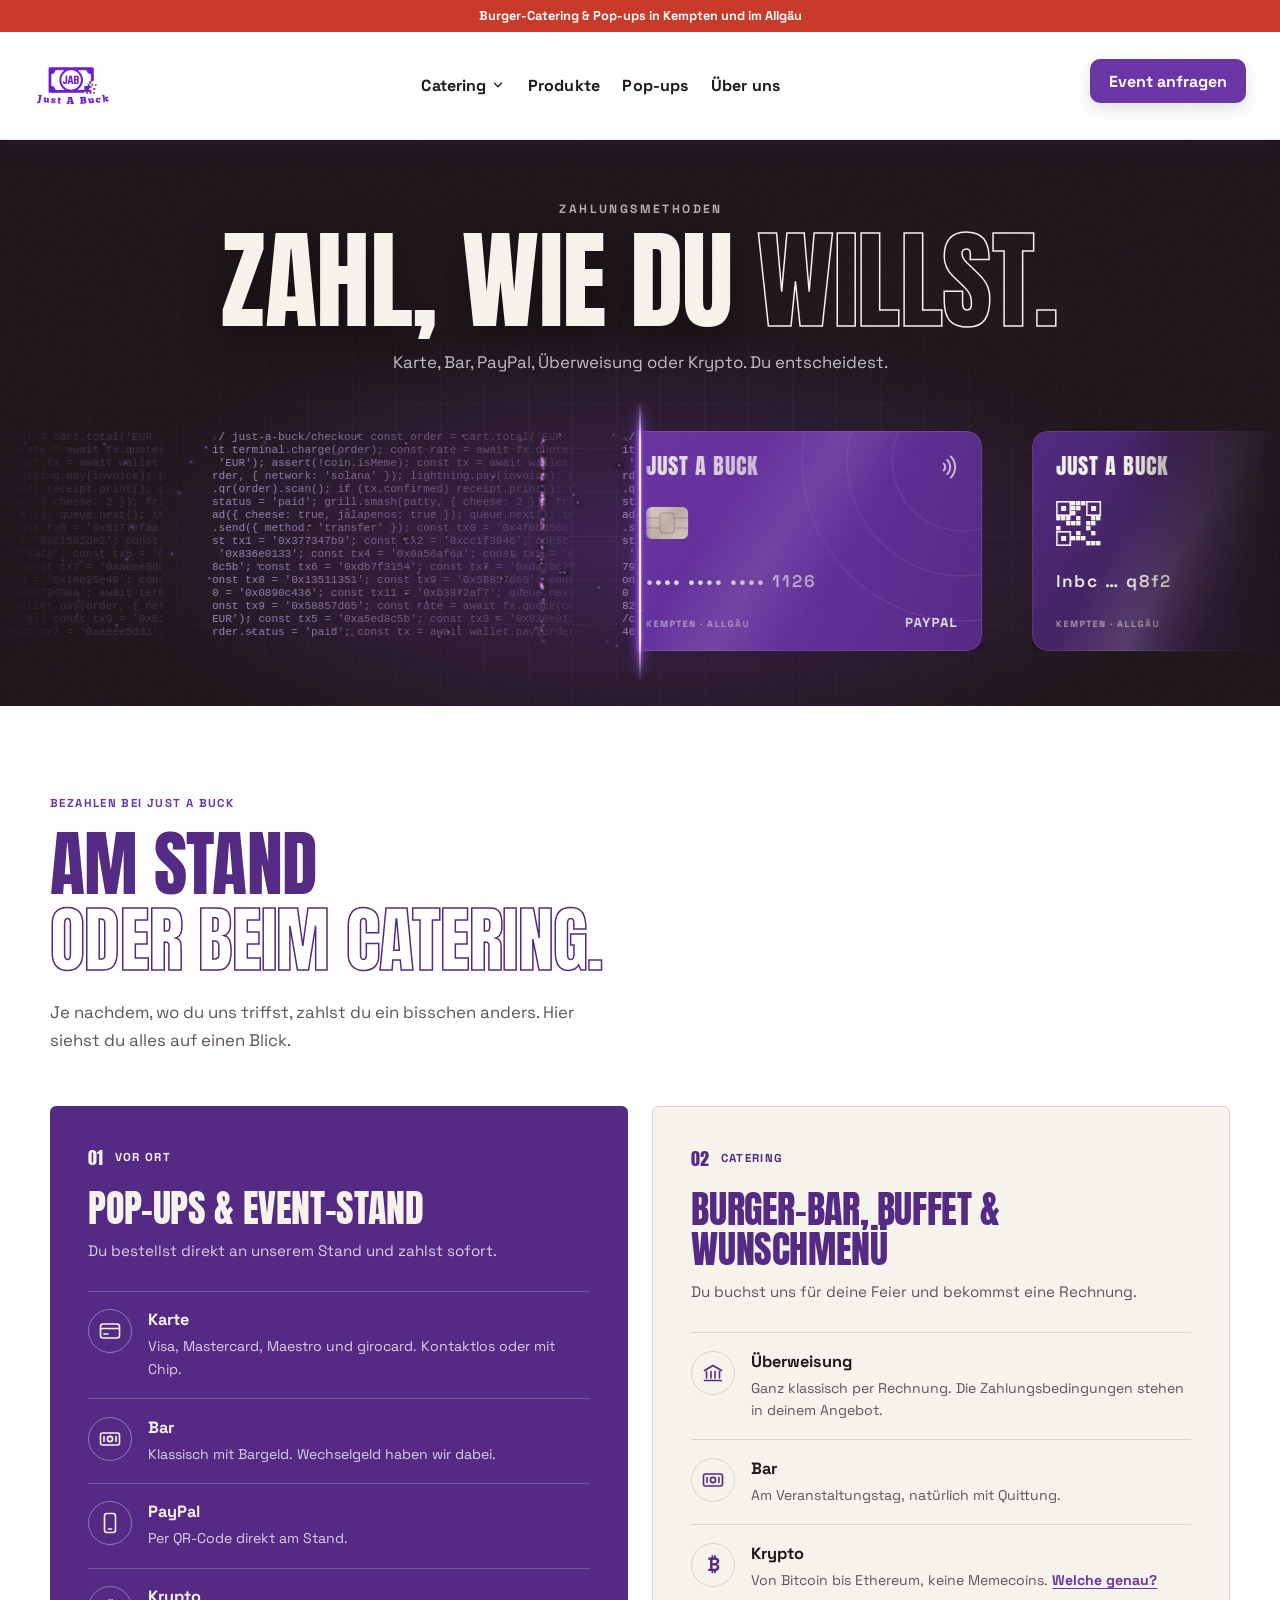
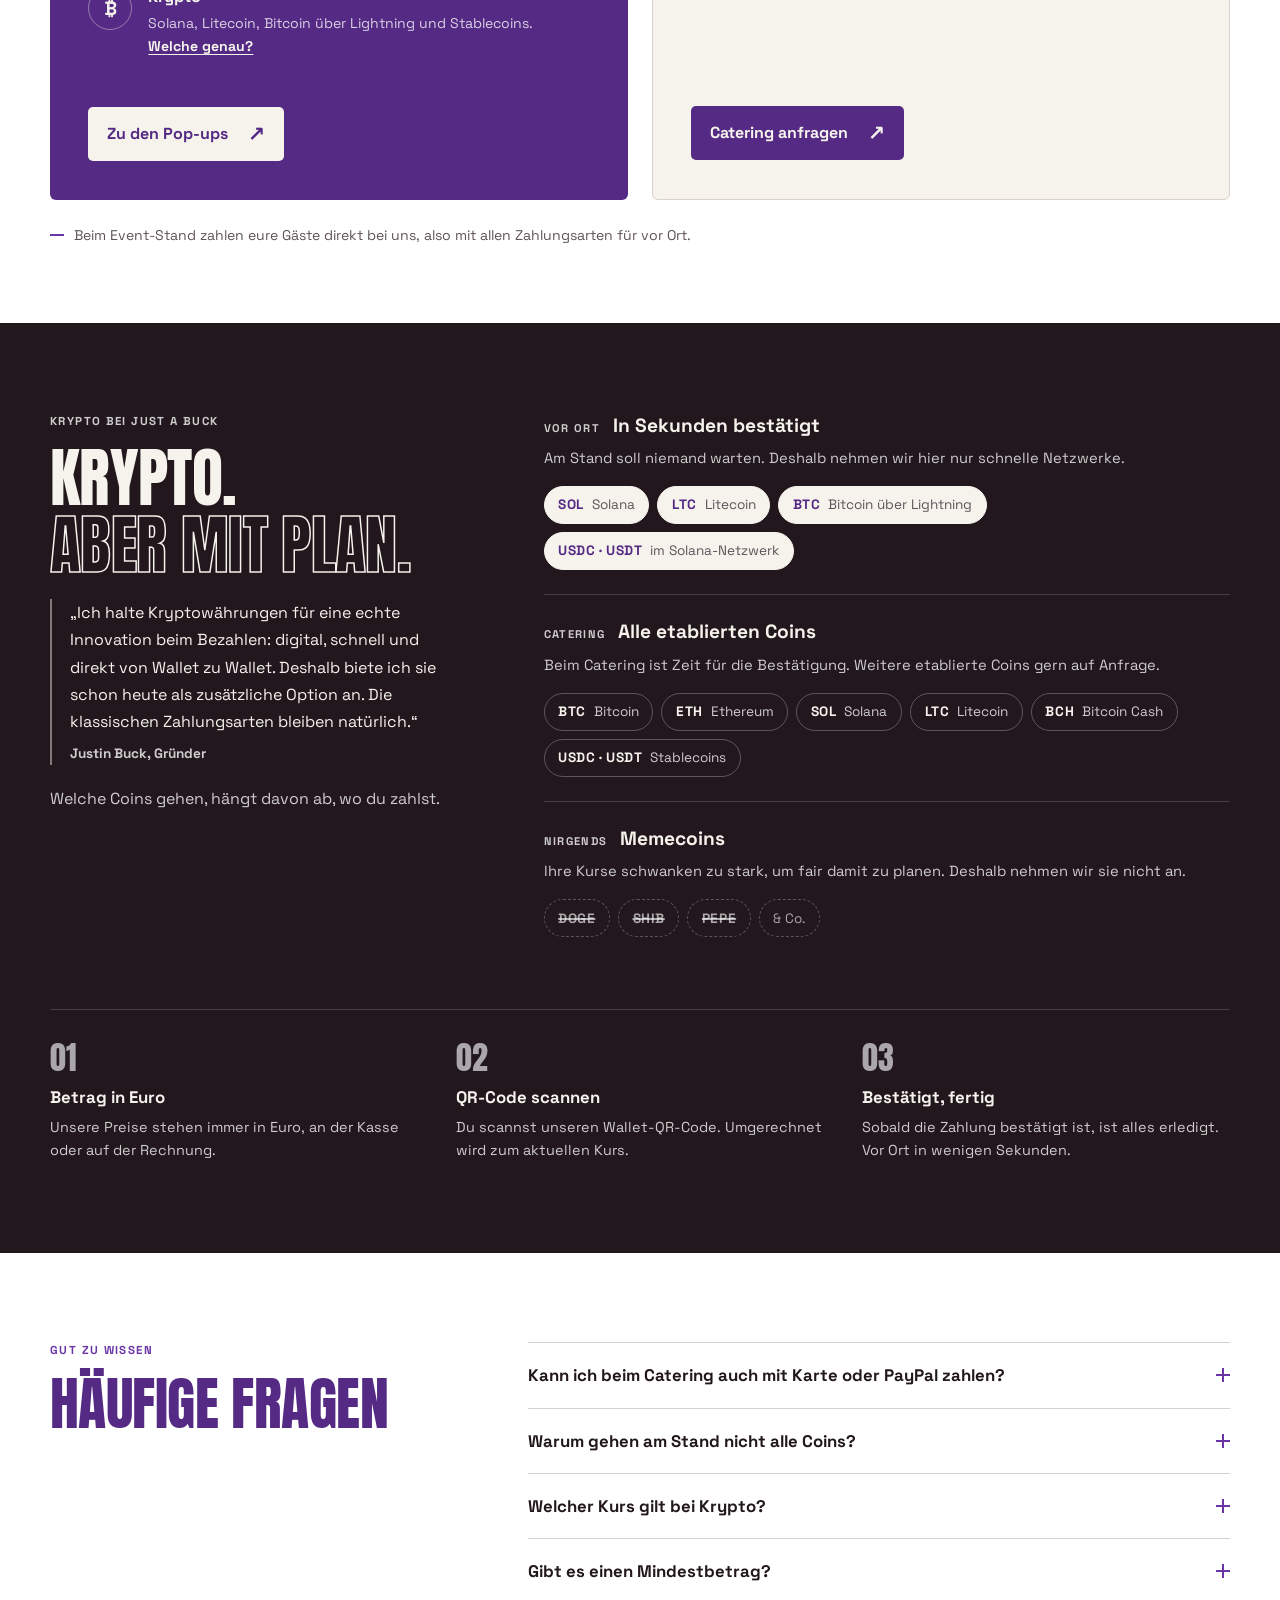
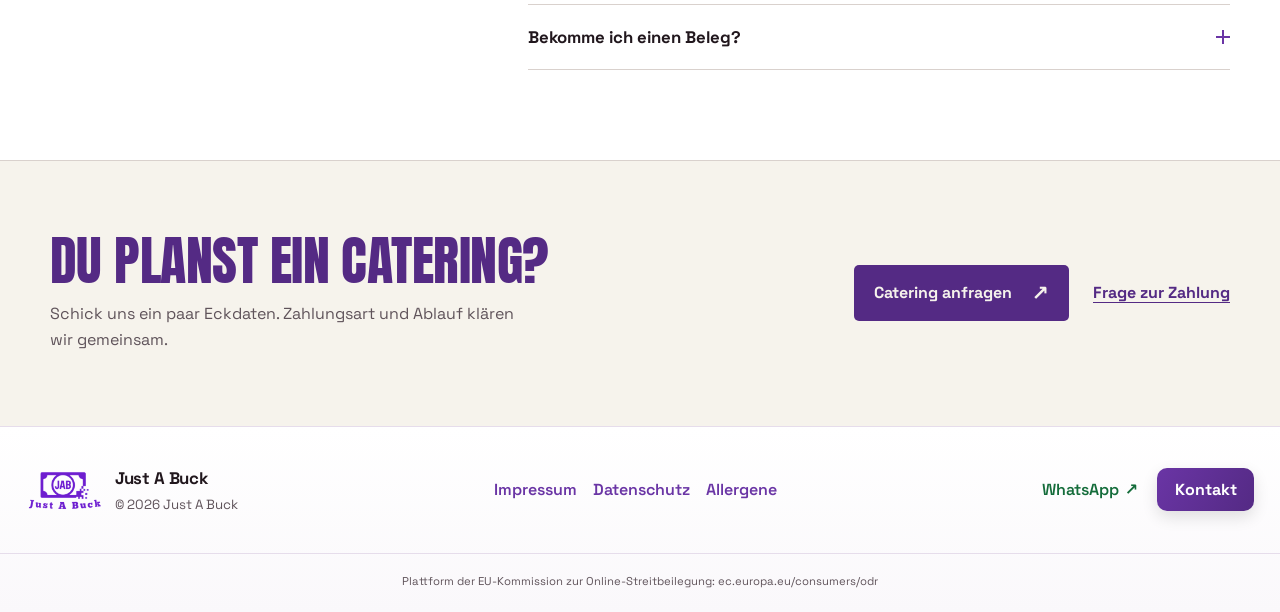
<file: zahlung.html>
<!DOCTYPE html>
<html lang="de">
<head>
  <meta charset="UTF-8" />
  <meta name="viewport" content="width=device-width, initial-scale=1" />

  <title>Zahlungsmethoden – Just A Buck</title>
  <meta name="description" content="Bezahlen bei Just A Buck: am Stand mit Karte, Bar, PayPal oder schnellen Coins, beim Catering per Überweisung, bar oder mit allen etablierten Kryptowährungen." />
  <link rel="canonical" href="https://justabuck.de/zahlung.html" />
  <meta property="og:type" content="website" />
  <meta property="og:site_name" content="Just A Buck" />
  <meta property="og:locale" content="de_DE" />
  <meta property="og:title" content="Zahlungsmethoden – Just A Buck" />
  <meta property="og:description" content="Karte, Bar, PayPal, Überweisung oder Krypto: so bezahlst du am Stand und beim Catering." />
  <meta property="og:image" content="https://justabuck.de/assets/images/og-image.jpg" />
  <meta property="og:image:width" content="1200" />
  <meta property="og:image:height" content="630" />
  <meta property="og:url" content="https://justabuck.de/zahlung.html" />
  <meta name="twitter:card" content="summary_large_image" />
  <meta name="theme-color" content="#6A35A5" />

  <link rel="icon" type="image/png" href="assets/images/logo.png" />
  <link rel="stylesheet" href="css/site.css" />
  <link rel="stylesheet" href="css/zahlung.css" />
</head>
<body>

  <div class="site-announcement" role="note">Burger-Catering &amp; Pop-ups in Kempten und im Allgäu</div>
  <a class="skip-link" href="#main">Zum Inhalt springen</a>

  <!-- NAVIGATION -->
  <header>
    <nav class="navbar navbar--mobile-inquiry" aria-label="Hauptnavigation">
      <div class="nav-inner">
        <a href="index.html" class="brand" aria-label="Just A Buck – zur Startseite">
          <img src="assets/images/logo.png" alt="Just A Buck" class="logo">
        </a>

        <ul id="primary-nav" class="nav-links" role="list">
          <li class="nav-group">
            <button class="nav-group-toggle" type="button" aria-expanded="false" aria-controls="navCatering">Catering <svg width="14" height="14" viewBox="0 0 24 24" fill="none" stroke="currentColor" stroke-width="2.2" aria-hidden="true" focusable="false"><path d="m6 9 6 6 6-6" stroke-linecap="round" stroke-linejoin="round" /></svg></button>
            <span class="nav-group-label" aria-hidden="true">Catering</span>
            <div class="nav-dropdown" id="navCatering">
              <ul class="nav-dropdown-list" role="list" aria-label="Catering nach Anlass">
                <li><a href="catering.html"><strong>Privatfeier</strong><span>Geburtstag, Gartenparty und kleine Runden</span></a></li>
                <li><a href="firmen.html"><strong>Firmenfeier</strong><span>Sommerfest, Team-Lunch und Jubiläum</span></a></li>
                <li><a href="hochzeit.html"><strong>Hochzeit</strong><span>Mitternachtsburger für euch und eure Gäste</span></a></li>
              </ul>
              <a class="nav-dropdown-all" href="catering.html#catering-angebote">Alle Formate &amp; Preise <span aria-hidden="true">→</span></a>
            </div>
          </li>
          <li><a href="menu.html">Produkte</a></li>
          <li><a href="index.html#locations">Pop-ups</a></li>
          <li><a href="index.html#about">Über uns</a></li>
        </ul>

        <a href="catering.html#event-anfragen" class="contact-btn">Event anfragen</a>
        <button class="nav-toggle" type="button" aria-expanded="false" aria-controls="primary-nav" aria-label="Menü öffnen">
          <span aria-hidden="true">☰</span>
        </button>
      </div>
    </nav>
  </header>

  <main id="main">

    <!-- Scanner Hero -->
    <section class="scanner-hero" aria-labelledby="zahlungHeroTitle">
      <div class="scanner-hero-container" aria-hidden="true">
        <canvas id="particleCanvas"></canvas>
        <canvas id="scannerCanvas"></canvas>
        <div class="scanner-hero-scanner"></div>
        <div class="card-stream" id="cardStream">
          <div class="card-line" id="cardLine"></div>
        </div>
      </div>
      <div class="scanner-hero-overlay">
        <h1 id="zahlungHeroTitle" class="zahlung-hero-title">
          <span class="zahlung-hero-eyebrow">Zahlungsmethoden</span>
          <span class="zahlung-hero-main">Zahl, wie du <span>willst.</span></span>
        </h1>
        <p class="zahlung-hero-sub">Karte, Bar, PayPal, Überweisung oder Krypto. Du entscheidest.</p>
      </div>
    </section>

    <!-- Zahlungsarten nach Anlass: am Stand oder per Catering-Buchung -->
    <section class="zahlung-overview" aria-labelledby="zahlungOverviewTitle">
      <div class="zahlung-inner">
        <div class="zahlung-heading">
          <p class="zahlung-eyebrow">Bezahlen bei Just A Buck</p>
          <h2 id="zahlungOverviewTitle">Am Stand <span>oder beim Catering.</span></h2>
          <p class="zahlung-lead">Je nachdem, wo du uns triffst, zahlst du ein bisschen anders. Hier siehst du alles auf einen Blick.</p>
        </div>

        <div class="zahlung-contexts">
          <article id="vor-ort" class="zahlung-context zahlung-context--onsite" aria-labelledby="zahlungOnsiteTitle">
            <p class="zahlung-context-label"><span aria-hidden="true">01</span> Vor Ort</p>
            <h3 id="zahlungOnsiteTitle">Pop-ups &amp; Event-Stand</h3>
            <p class="zahlung-context-intro">Du bestellst direkt an unserem Stand und zahlst sofort.</p>
            <ul class="zahlung-methods" role="list">
              <li>
                <span class="zahlung-method-icon" aria-hidden="true">
                  <svg width="24" height="24" viewBox="0 0 24 24" fill="none" stroke="currentColor" stroke-width="1.6" focusable="false"><rect x="2.5" y="5" width="19" height="14" rx="2.5" /><path d="M2.5 9.5h19M6 15h4" stroke-linecap="round" /></svg>
                </span>
                <div><strong>Karte</strong><span>Visa, Mastercard, Maestro und girocard. Kontaktlos oder mit Chip.</span></div>
              </li>
              <li>
                <span class="zahlung-method-icon" aria-hidden="true">
                  <svg width="24" height="24" viewBox="0 0 24 24" fill="none" stroke="currentColor" stroke-width="1.6" focusable="false"><rect x="2.5" y="6" width="19" height="12" rx="2" /><circle cx="12" cy="12" r="2.6" /><path d="M6 9.5v5M18 9.5v5" stroke-linecap="round" /></svg>
                </span>
                <div><strong>Bar</strong><span>Klassisch mit Bargeld. Wechselgeld haben wir dabei.</span></div>
              </li>
              <li>
                <span class="zahlung-method-icon" aria-hidden="true">
                  <svg width="24" height="24" viewBox="0 0 24 24" fill="none" stroke="currentColor" stroke-width="1.6" focusable="false"><rect x="6.5" y="2.5" width="11" height="19" rx="2.5" /><path d="M10.5 18h3" stroke-linecap="round" /></svg>
                </span>
                <div><strong>PayPal</strong><span>Per QR-Code direkt am Stand.</span></div>
              </li>
              <li>
                <span class="zahlung-method-icon" aria-hidden="true">&#x20BF;</span>
                <div><strong>Krypto</strong><span>Solana, Litecoin, Bitcoin über Lightning und Stablecoins. <a href="#krypto">Welche genau?</a></span></div>
              </li>
            </ul>
            <a class="zahlung-context-link" href="index.html#locations">Zu den Pop-ups <span aria-hidden="true">↗</span></a>
          </article>

          <article id="catering" class="zahlung-context zahlung-context--catering" aria-labelledby="zahlungCateringTitle">
            <p class="zahlung-context-label"><span aria-hidden="true">02</span> Catering</p>
            <h3 id="zahlungCateringTitle">Burger-Bar, Buffet &amp; Wunschmenü</h3>
            <p class="zahlung-context-intro">Du buchst uns für deine Feier und bekommst eine Rechnung.</p>
            <ul class="zahlung-methods" role="list">
              <li>
                <span class="zahlung-method-icon" aria-hidden="true">
                  <svg width="24" height="24" viewBox="0 0 24 24" fill="none" stroke="currentColor" stroke-width="1.6" focusable="false"><path d="M3.5 9.5 12 4.5l8.5 5M5.5 10.5v6.5M10 10.5v6.5M14 10.5v6.5M18.5 10.5v6.5M3.5 19.5h17" stroke-linecap="round" stroke-linejoin="round" /></svg>
                </span>
                <div><strong>Überweisung</strong><span>Ganz klassisch per Rechnung. Die Zahlungsbedingungen stehen in deinem Angebot.</span></div>
              </li>
              <li>
                <span class="zahlung-method-icon" aria-hidden="true">
                  <svg width="24" height="24" viewBox="0 0 24 24" fill="none" stroke="currentColor" stroke-width="1.6" focusable="false"><rect x="2.5" y="6" width="19" height="12" rx="2" /><circle cx="12" cy="12" r="2.6" /><path d="M6 9.5v5M18 9.5v5" stroke-linecap="round" /></svg>
                </span>
                <div><strong>Bar</strong><span>Am Veranstaltungstag, natürlich mit Quittung.</span></div>
              </li>
              <li>
                <span class="zahlung-method-icon" aria-hidden="true">&#x20BF;</span>
                <div><strong>Krypto</strong><span>Von Bitcoin bis Ethereum, keine Memecoins. <a href="#krypto">Welche genau?</a></span></div>
              </li>
            </ul>
            <a class="zahlung-context-link" href="catering.html#event-anfragen">Catering anfragen <span aria-hidden="true">↗</span></a>
          </article>
        </div>

        <p class="zahlung-note">Beim Event-Stand zahlen eure Gäste direkt bei uns, also mit allen Zahlungsarten für vor Ort.</p>
      </div>
    </section>

    <!-- Krypto: vor Ort nur schnelle Netzwerke, beim Catering alle etablierten Coins, nie Memecoins -->
    <section id="krypto" class="zahlung-crypto" aria-labelledby="zahlungCryptoTitle">
      <div class="zahlung-inner zahlung-crypto-grid">
        <div class="zahlung-crypto-intro">
          <p class="zahlung-eyebrow">Krypto bei Just A Buck</p>
          <h2 id="zahlungCryptoTitle">Krypto. <span>Aber mit Plan.</span></h2>
          <figure class="zahlung-crypto-quote">
            <blockquote>
              <p>„Ich halte Kryptowährungen für eine echte Innovation beim Bezahlen: digital, schnell und direkt von Wallet zu Wallet. Deshalb biete ich sie schon heute als zusätzliche Option an. Die klassischen Zahlungsarten bleiben natürlich.“</p>
            </blockquote>
            <figcaption>Justin Buck, Gründer</figcaption>
          </figure>
          <p>Welche Coins gehen, hängt davon ab, wo du zahlst.</p>
        </div>

        <div class="zahlung-coin-groups">
          <div class="zahlung-coin-group">
            <h3><span>Vor Ort</span> In Sekunden bestätigt</h3>
            <p>Am Stand soll niemand warten. Deshalb nehmen wir hier nur schnelle Netzwerke.</p>
            <ul class="zahlung-coins zahlung-coins--fast" role="list">
              <li><b>SOL</b> Solana</li>
              <li><b>LTC</b> Litecoin</li>
              <li><b>BTC</b> Bitcoin über Lightning</li>
              <li><b>USDC · USDT</b> im Solana-Netzwerk</li>
            </ul>
          </div>

          <div class="zahlung-coin-group">
            <h3><span>Catering</span> Alle etablierten Coins</h3>
            <p>Beim Catering ist Zeit für die Bestätigung. Weitere etablierte Coins gern auf Anfrage.</p>
            <ul class="zahlung-coins" role="list">
              <li><b>BTC</b> Bitcoin</li>
              <li><b>ETH</b> Ethereum</li>
              <li><b>SOL</b> Solana</li>
              <li><b>LTC</b> Litecoin</li>
              <li><b>BCH</b> Bitcoin Cash</li>
              <li><b>USDC · USDT</b> Stablecoins</li>
            </ul>
          </div>

          <div class="zahlung-coin-group zahlung-coin-group--excluded">
            <h3><span>Nirgends</span> Memecoins</h3>
            <p>Ihre Kurse schwanken zu stark, um fair damit zu planen. Deshalb nehmen wir sie nicht an.</p>
            <ul class="zahlung-coins zahlung-coins--excluded" role="list" aria-label="Nicht akzeptiert">
              <li><b>DOGE</b></li>
              <li><b>SHIB</b></li>
              <li><b>PEPE</b></li>
              <li>&amp; Co.</li>
            </ul>
          </div>
        </div>

        <ol class="zahlung-steps" role="list" aria-label="So zahlst du mit Krypto">
          <li>
            <span class="zahlung-step-number" aria-hidden="true">01</span>
            <strong>Betrag in Euro</strong>
            <p>Unsere Preise stehen immer in Euro, an der Kasse oder auf der Rechnung.</p>
          </li>
          <li>
            <span class="zahlung-step-number" aria-hidden="true">02</span>
            <strong>QR-Code scannen</strong>
            <p>Du scannst unseren Wallet-QR-Code. Umgerechnet wird zum aktuellen Kurs.</p>
          </li>
          <li>
            <span class="zahlung-step-number" aria-hidden="true">03</span>
            <strong>Bestätigt, fertig</strong>
            <p>Sobald die Zahlung bestätigt ist, ist alles erledigt. Vor Ort in wenigen Sekunden.</p>
          </li>
        </ol>
      </div>
    </section>

    <!-- FAQ -->
    <section class="zahlung-faq" aria-labelledby="zahlungFaqTitle">
      <div class="zahlung-inner zahlung-faq-grid">
        <div>
          <p class="zahlung-eyebrow">Gut zu wissen</p>
          <h2 id="zahlungFaqTitle">Häufige Fragen</h2>
        </div>
        <div class="zahlung-faq-list">
          <details class="zahlung-faq-item">
            <summary>Kann ich beim Catering auch mit Karte oder PayPal zahlen?</summary>
            <p>Für Caterings bieten wir Überweisung, Bar und Krypto an. Bucht ihr uns als Event-Stand, zahlen eure Gäste direkt bei uns, mit Karte, Bar, PayPal oder schnellen Coins.</p>
          </details>
          <details class="zahlung-faq-item">
            <summary>Warum gehen am Stand nicht alle Coins?</summary>
            <p>Manche Netzwerke brauchen Minuten bis zur Bestätigung. Am Stand soll niemand warten, deshalb nehmen wir dort nur Coins, die in Sekunden durch sind.</p>
          </details>
          <details class="zahlung-faq-item">
            <summary>Welcher Kurs gilt bei Krypto?</summary>
            <p>Unsere Preise stehen immer in Euro. Umgerechnet wird zum aktuellen Kurs im Moment der Zahlung.</p>
          </details>
          <details class="zahlung-faq-item">
            <summary>Gibt es einen Mindestbetrag?</summary>
            <p>Nein. Ob Fries für zwischendurch oder ein ganzes Catering: Alle Zahlungsarten funktionieren ohne Mindestbetrag.</p>
          </details>
          <details class="zahlung-faq-item">
            <summary>Bekomme ich einen Beleg?</summary>
            <p>Ja. Am Stand bekommst du einen Beleg, beim Catering eine Rechnung.</p>
          </details>
        </div>
      </div>
    </section>

    <!-- CTA -->
    <section class="zahlung-cta" aria-labelledby="zahlungCtaTitle">
      <div class="zahlung-inner zahlung-cta-inner">
        <div>
          <h2 id="zahlungCtaTitle">Du planst ein Catering?</h2>
          <p>Schick uns ein paar Eckdaten. Zahlungsart und Ablauf klären wir gemeinsam.</p>
        </div>
        <div class="zahlung-cta-actions">
          <a class="zahlung-cta-btn" href="catering.html#event-anfragen">Catering anfragen <span aria-hidden="true">↗</span></a>
          <a class="zahlung-cta-link" href="mailto:justin.buck@sportbuck.com?subject=Frage%20zu%20Zahlungsarten">Frage zur Zahlung</a>
        </div>
      </div>
    </section>

  </main>

  <!-- FOOTER -->
  <footer class="site-footer" role="contentinfo">
    <div class="footer-inner">
      <div class="footer-brand">
        <img src="assets/images/logo.png" alt="Just A Buck" class="footer-logo">
        <div class="footer-meta">
          <strong>Just A Buck</strong><br>
          <small>&copy; <span id="y"></span> Just A Buck</small>
        </div>
      </div>

      <nav class="footer-nav" aria-label="Rechtliches">
        <a href="impressum.html">Impressum</a>
        <a href="datenschutz.html">Datenschutz</a>
        <a href="allergen.html">Allergene</a>
      </nav>

      <div class="footer-contact">
        <a href="https://wa.me/491713920012?text=Hallo%20Justin%2C%20ich%20habe%20eine%20Frage%20an%20Just%20A%20Buck." class="footer-whatsapp" target="_blank" rel="noopener" aria-label="WhatsApp (öffnet in einem neuen Tab)">WhatsApp <span aria-hidden="true">↗</span></a>
        <a href="mailto:justin.buck@sportbuck.com?subject=Anfrage%20an%20Just%20A%20Buck" class="footer-cta">Kontakt</a>
      </div>
    </div>

    <div class="footer-sub">
      <small>
        Plattform der EU-Kommission zur Online-Streitbeilegung:
        <a href="https://ec.europa.eu/consumers/odr" rel="noopener" target="_blank">ec.europa.eu/consumers/odr</a>
      </small>
    </div>
  </footer>

  <script src="scripts/nav.js" defer></script>
  <script src="scripts/main.js"></script>
  <!-- three.js r128 liegt lokal, damit beim Aufruf keine Daten an ein externes CDN gehen. -->
  <script src="assets/vendor/three.min.js"></script>
  <script src="scripts/zahlung.js"></script>
</body>
</html>
</file>
<file: css/site.css>
/* =========================
   Just A Buck — CSS v3
   ========================= */

/* --- Self-hosted Fonts (DSGVO-konform) --- */

/* Manrope – latin-ext */
@font-face {
  font-family: 'Manrope';
  font-style: normal;
  font-weight: 500;
  font-display: swap;
  src: url('../assets/fonts/Manrope-latin-ext.woff2') format('woff2');
  unicode-range: U+0100-02BA, U+02BD-02C5, U+02C7-02CC, U+02CE-02D7, U+02DD-02FF, U+0304, U+0308, U+0329, U+1D00-1DBF, U+1E00-1E9F, U+1EF2-1EFF, U+2020, U+20A0-20AB, U+20AD-20C0, U+2113, U+2C60-2C7F, U+A720-A7FF;
}
/* Manrope – latin */
@font-face {
  font-family: 'Manrope';
  font-style: normal;
  font-weight: 500;
  font-display: swap;
  src: url('../assets/fonts/Manrope-latin.woff2') format('woff2');
  unicode-range: U+0000-00FF, U+0131, U+0152-0153, U+02BB-02BC, U+02C6, U+02DA, U+02DC, U+0304, U+0308, U+0329, U+2000-206F, U+20AC, U+2122, U+2191, U+2193, U+2212, U+2215, U+FEFF, U+FFFD;
}
/* Manrope 700 – latin-ext */
@font-face {
  font-family: 'Manrope';
  font-style: normal;
  font-weight: 700;
  font-display: swap;
  src: url('../assets/fonts/Manrope-latin-ext.woff2') format('woff2');
  unicode-range: U+0100-02BA, U+02BD-02C5, U+02C7-02CC, U+02CE-02D7, U+02DD-02FF, U+0304, U+0308, U+0329, U+1D00-1DBF, U+1E00-1E9F, U+1EF2-1EFF, U+2020, U+20A0-20AB, U+20AD-20C0, U+2113, U+2C60-2C7F, U+A720-A7FF;
}
/* Manrope 700 – latin */
@font-face {
  font-family: 'Manrope';
  font-style: normal;
  font-weight: 700;
  font-display: swap;
  src: url('../assets/fonts/Manrope-latin.woff2') format('woff2');
  unicode-range: U+0000-00FF, U+0131, U+0152-0153, U+02BB-02BC, U+02C6, U+02DA, U+02DC, U+0304, U+0308, U+0329, U+2000-206F, U+20AC, U+2122, U+2191, U+2193, U+2212, U+2215, U+FEFF, U+FFFD;
}

/* Space Grotesk 400 – latin-ext */
@font-face {
  font-family: 'Space Grotesk';
  font-style: normal;
  font-weight: 400;
  font-display: swap;
  src: url('../assets/fonts/SpaceGrotesk-latin-ext.woff2') format('woff2');
  unicode-range: U+0100-02BA, U+02BD-02C5, U+02C7-02CC, U+02CE-02D7, U+02DD-02FF, U+0304, U+0308, U+0329, U+1D00-1DBF, U+1E00-1E9F, U+1EF2-1EFF, U+2020, U+20A0-20AB, U+20AD-20C0, U+2113, U+2C60-2C7F, U+A720-A7FF;
}
/* Space Grotesk 400 – latin */
@font-face {
  font-family: 'Space Grotesk';
  font-style: normal;
  font-weight: 400;
  font-display: swap;
  src: url('../assets/fonts/SpaceGrotesk-latin.woff2') format('woff2');
  unicode-range: U+0000-00FF, U+0131, U+0152-0153, U+02BB-02BC, U+02C6, U+02DA, U+02DC, U+0304, U+0308, U+0329, U+2000-206F, U+20AC, U+2122, U+2191, U+2193, U+2212, U+2215, U+FEFF, U+FFFD;
}
/* Space Grotesk 500 – latin-ext */
@font-face {
  font-family: 'Space Grotesk';
  font-style: normal;
  font-weight: 500;
  font-display: swap;
  src: url('../assets/fonts/SpaceGrotesk-latin-ext.woff2') format('woff2');
  unicode-range: U+0100-02BA, U+02BD-02C5, U+02C7-02CC, U+02CE-02D7, U+02DD-02FF, U+0304, U+0308, U+0329, U+1D00-1DBF, U+1E00-1E9F, U+1EF2-1EFF, U+2020, U+20A0-20AB, U+20AD-20C0, U+2113, U+2C60-2C7F, U+A720-A7FF;
}
/* Space Grotesk 500 – latin */
@font-face {
  font-family: 'Space Grotesk';
  font-style: normal;
  font-weight: 500;
  font-display: swap;
  src: url('../assets/fonts/SpaceGrotesk-latin.woff2') format('woff2');
  unicode-range: U+0000-00FF, U+0131, U+0152-0153, U+02BB-02BC, U+02C6, U+02DA, U+02DC, U+0304, U+0308, U+0329, U+2000-206F, U+20AC, U+2122, U+2191, U+2193, U+2212, U+2215, U+FEFF, U+FFFD;
}
/* Space Grotesk 600 – latin-ext */
@font-face {
  font-family: 'Space Grotesk';
  font-style: normal;
  font-weight: 600;
  font-display: swap;
  src: url('../assets/fonts/SpaceGrotesk-latin-ext.woff2') format('woff2');
  unicode-range: U+0100-02BA, U+02BD-02C5, U+02C7-02CC, U+02CE-02D7, U+02DD-02FF, U+0304, U+0308, U+0329, U+1D00-1DBF, U+1E00-1E9F, U+1EF2-1EFF, U+2020, U+20A0-20AB, U+20AD-20C0, U+2113, U+2C60-2C7F, U+A720-A7FF;
}
/* Space Grotesk 600 – latin */
@font-face {
  font-family: 'Space Grotesk';
  font-style: normal;
  font-weight: 600;
  font-display: swap;
  src: url('../assets/fonts/SpaceGrotesk-latin.woff2') format('woff2');
  unicode-range: U+0000-00FF, U+0131, U+0152-0153, U+02BB-02BC, U+02C6, U+02DA, U+02DC, U+0304, U+0308, U+0329, U+2000-206F, U+20AC, U+2122, U+2191, U+2193, U+2212, U+2215, U+FEFF, U+FFFD;
}
/* Space Grotesk 700 – latin-ext */
@font-face {
  font-family: 'Space Grotesk';
  font-style: normal;
  font-weight: 700;
  font-display: swap;
  src: url('../assets/fonts/SpaceGrotesk-latin-ext.woff2') format('woff2');
  unicode-range: U+0100-02BA, U+02BD-02C5, U+02C7-02CC, U+02CE-02D7, U+02DD-02FF, U+0304, U+0308, U+0329, U+1D00-1DBF, U+1E00-1E9F, U+1EF2-1EFF, U+2020, U+20A0-20AB, U+20AD-20C0, U+2113, U+2C60-2C7F, U+A720-A7FF;
}
/* Space Grotesk 700 – latin */
@font-face {
  font-family: 'Space Grotesk';
  font-style: normal;
  font-weight: 700;
  font-display: swap;
  src: url('../assets/fonts/SpaceGrotesk-latin.woff2') format('woff2');
  unicode-range: U+0000-00FF, U+0131, U+0152-0153, U+02BB-02BC, U+02C6, U+02DA, U+02DC, U+0304, U+0308, U+0329, U+2000-206F, U+20AC, U+2122, U+2191, U+2193, U+2212, U+2215, U+FEFF, U+FFFD;
}

/* Anton 400 – latin-ext (Display / Hero) */
@font-face {
  font-family: 'Anton';
  font-style: normal;
  font-weight: 400;
  font-display: swap;
  src: url('../assets/fonts/Anton-latin-ext.woff2') format('woff2');
  unicode-range: U+0100-02BA, U+02BD-02C5, U+02C7-02CC, U+02CE-02D7, U+02DD-02FF, U+0304, U+0308, U+0329, U+1D00-1DBF, U+1E00-1E9F, U+1EF2-1EFF, U+2020, U+20A0-20AB, U+20AD-20C0, U+2113, U+2C60-2C7F, U+A720-A7FF;
}
/* Anton 400 – latin (Display / Hero) */
@font-face {
  font-family: 'Anton';
  font-style: normal;
  font-weight: 400;
  font-display: swap;
  src: url('../assets/fonts/Anton-latin.woff2') format('woff2');
  unicode-range: U+0000-00FF, U+0131, U+0152-0153, U+02BB-02BC, U+02C6, U+02DA, U+02DC, U+0304, U+0308, U+0329, U+2000-206F, U+20AC, U+2122, U+2191, U+2193, U+2212, U+2215, U+FEFF, U+FFFD;
}

/* --- Design Tokens --- */
:root{
  /* Brand and interface */
  --brand: #6A35A5;
  --brand-rgb: 106, 53, 165;
  --brand-strong: #542A84;
  --cta: #C83A2A;
  --cta-rgb: 200, 58, 42;
  --ink: #21171D;
  --muted: #5F535A;
  --bg: #FFFFFF;
  --surface: #FFFFFF;
  --surface-soft: #FAF8FB;
  --surface-brand: #F5F0F8;
  --surface-brand-strong: #ECE3F2;
  --line: #E6DDEB;
  --on-color: #FFFFFF;
  --on-dark-muted: rgba(255,255,255,.78);
  --on-dark-subtle: rgba(255,255,255,.62);

  /* Product-category markers — never use as generic UI accents. */
  --category-vegan: #8AAE3D;
  --category-chicken: #E88B2E;
  --category-hot: #C62828;
  --category-deluxe: #4A235A;
  --category-deluxe-rgb: 74, 35, 90;
  --category-deluxe-accent: #857105;
  --category-deluxe-accent-rgb: 133, 113, 5;

  --radius: 12px;
  --shadow-sm: 0 2px 5px rgba(0,0,0,.08);
  --shadow-md: 0 6px 16px rgba(0,0,0,.12);
  --shadow-lg: 0 16px 40px rgba(0,0,0,.15);

  --font-base: 'Space Grotesk','Manrope',system-ui,-apple-system,"Segoe UI",sans-serif;
  --font-heading: 'Space Grotesk','Manrope',system-ui,-apple-system,"Segoe UI",sans-serif;
  --font-display: 'Anton','Space Grotesk',Impact,"Haettenschweiler","Arial Narrow Bold",sans-serif;

  --site-announcement-height: 32px;
}

/* --- Base / Reset (minimal) --- */
*{ box-sizing: border-box; }
html, body { margin:0; padding:0; }
body{
  font-family: var(--font-base);
  color:var(--ink);
  background: var(--bg);
  line-height:1.6;
}
img{ max-width:100%; height:auto; display:block; }
a{ color:inherit; text-decoration:none; }

/* Smooth scroll und Sticky-Header-Offset für Sektionen */
html{ scroll-behavior:smooth; }
#menu, #about, #community, #locations, #event-anfragen, #catering-angebote{ scroll-margin-top: 140px; }

/* Skiplink (A11y) */
.skip-link{ position:absolute; left:-9999px; top:auto; width:1px; height:1px; overflow:hidden; }
.skip-link:focus{ left:16px; top:16px; width:auto; height:auto; background:#000; color:#fff; padding:.5rem .75rem; border-radius:8px; z-index:1001; }

/* =========================
   Header / Navbar
   ========================= */

header{
  position: sticky;
  top: var(--site-announcement-height);
  z-index: 1100;
}
.navbar{
  display:flex; justify-content:space-between; align-items:center;
  padding: 0.9rem 1.6rem;
  position: relative;
  background: rgba(255,255,255,.92);
  backdrop-filter: blur(14px);
  border-bottom: 1px solid var(--line);
}
.nav-inner{
  width:100%;
  max-width:none;
  margin:0;
  display:flex;
  align-items:center;
  justify-content:space-between;
  gap:1.25rem;
  padding:0 .5rem;
}

.navbar .logo{
  height: 78px; width:auto; object-fit: contain;
}

.navbar .nav-links{
  list-style:none; display:flex; gap:1.4rem; margin:0; padding:0; align-items:center;
}
.navbar .nav-links > li > a,
.nav-group-toggle{
  font-weight:700; letter-spacing:.01em;
  padding:.25rem 0;
  position: relative;
  transition: color 0.3s ease;
}
.navbar .nav-links > li > a::after{
  content: '';
  position: absolute;
  bottom: -2px;
  left: 0;
  width: 0;
  height: 2px;
  background: var(--brand);
  transition: width 0.3s cubic-bezier(0.34, 1.56, 0.64, 1);
}
.navbar .nav-links > li > a:hover,
.navbar .nav-links > li > a.active,
.navbar .nav-links > li > a[aria-current="page"],
.nav-group-toggle:hover,
.nav-group.is-current .nav-group-toggle{
  color:var(--brand);
}
.navbar .nav-links > li > a:hover::after,
.navbar .nav-links > li > a.active::after,
.navbar .nav-links > li > a[aria-current="page"]::after{
  width: 100%;
}

/* Catering-Untermenü: Anlässe mit kurzer Beschreibung, am Desktop als Panel */
.nav-group{ position:relative; }
.nav-group-toggle{
  display:inline-flex;
  align-items:center;
  gap:.3rem;
  border:0;
  background:none;
  color:inherit;
  font-family:inherit;
  font-size:inherit;
  line-height:inherit;
  cursor:pointer;
}
.nav-group-toggle svg{ transition:transform .2s ease; }
.nav-group.is-open .nav-group-toggle svg{ transform:rotate(180deg); }
.nav-group-toggle:focus-visible{ outline:3px solid var(--brand); outline-offset:4px; border-radius:4px; }
.nav-group-label{ display:none; }
.nav-dropdown{
  position:absolute;
  top:calc(100% + .9rem);
  left:50%;
  z-index:1001;
  display:none;
  width:310px;
  padding:.45rem;
  border:1px solid var(--line);
  border-radius:8px;
  background:#fff;
  box-shadow:var(--shadow-lg);
  transform:translateX(-50%);
}
/* Unsichtbare Brücke, damit das Panel beim Überfahren nicht zuklappt */
.nav-dropdown::before{ content:""; position:absolute; left:0; right:0; bottom:100%; height:1rem; }
.nav-group.is-open .nav-dropdown{ display:block; }
@media (hover:hover) and (min-width:901px){
  .nav-group:hover .nav-dropdown{ display:block; }
  .nav-group:hover .nav-group-toggle svg{ transform:rotate(180deg); }
}
.nav-dropdown-list{ display:grid; gap:.1rem; margin:0; padding:0; list-style:none; }
.nav-dropdown-list a{ display:grid; gap:.1rem; padding:.65rem .8rem; border-radius:6px; transition:background .2s ease; }
.nav-dropdown-list strong{ font-size:.95rem; line-height:1.35; }
.nav-dropdown-list span{ color:var(--muted); font-size:.8rem; font-weight:500; line-height:1.45; }
.nav-dropdown-list a:hover,
.nav-dropdown-list a[aria-current="page"]{ background:var(--surface-brand); }
.nav-dropdown-list a:hover strong,
.nav-dropdown-list a[aria-current="page"] strong{ color:var(--brand); }
.nav-dropdown-all{
  display:flex;
  align-items:center;
  justify-content:space-between;
  gap:1rem;
  margin-top:.35rem;
  padding:.75rem .8rem .5rem;
  border-top:1px solid var(--line);
  color:var(--brand);
  font-size:.85rem;
  font-weight:700;
}
.nav-dropdown-all:hover{ text-decoration:underline; text-underline-offset:3px; }
.nav-dropdown a:focus-visible{ outline:3px solid var(--brand); outline-offset:2px; }

.navbar .contact-btn{
  background: var(--brand);
  color:#fff; padding:.58rem 1.2rem;
  border-radius:10px; font-weight:800; box-shadow: var(--shadow-md);
  text-decoration:none; border:none; cursor:pointer; transition: transform .15s ease, box-shadow .15s ease, filter .15s ease;
}
.navbar .contact-btn:hover{ filter:brightness(.96); box-shadow: var(--shadow-lg); transform: translateY(-1px); }

.nav-toggle{
  display:none;
  font-size:1.15rem; line-height:1; border:1px solid var(--line);
  background:var(--surface); color:var(--brand); border-radius:12px;
  padding:.6rem .8rem; box-shadow: var(--shadow-sm);
}

@media (max-width:1100px){
  .navbar{ padding:.85rem 1.25rem; }
  .navbar .nav-links{ gap:1rem; }
}

@media (max-width:900px){
  /* Menü klappt direkt unter der Kopfzeile auf; Logo, Anfrage und Schließen bleiben sichtbar. */
  .navbar .nav-links{
    position: absolute; top: 100%; left: 0; right: 0;
    height: calc(100vh - var(--site-announcement-height) - 100%);
    height: calc(100dvh - var(--site-announcement-height) - 100%);
    overflow-y: auto; overscroll-behavior: contain; background: var(--brand-strong);
    padding: 1.5rem 1.25rem 2rem; gap:.75rem;
    display:none; flex-direction:column; min-width:220px; z-index:1001;
  }
  .navbar .nav-links.is-open{ display:flex; }

  .navbar .nav-links li{ width:100%; }
  .navbar .nav-links > li > a,
  .nav-dropdown-list a{
    display:block; width:100%;
    background:var(--surface); border:1px solid var(--line); border-radius:14px;
    padding:.9rem 1rem; box-shadow: var(--shadow-sm);
  }

  /* Mobil steht das Catering-Untermenü offen als Gruppe im Menü. */
  .nav-group-toggle{ display:none; }
  .nav-group-label{
    display:block;
    margin:.25rem 0 .55rem .25rem;
    color:rgba(255,255,255,.78);
    font-size:.72rem;
    font-weight:700;
    letter-spacing:.12em;
    text-transform:uppercase;
  }
  .nav-dropdown{ position:static; display:block; width:auto; padding:0; border:0; background:none; box-shadow:none; transform:none; }
  .nav-dropdown::before{ display:none; }
  .nav-dropdown-list{ gap:.75rem; }
  .nav-dropdown-list a{ display:grid; }
  .nav-dropdown-list a[aria-current="page"]{ border-color:var(--brand); background:var(--surface-brand); }
  .nav-dropdown-all{ margin:.2rem 0 .6rem; padding:.55rem .25rem; border:0; color:#fff; }
  .navbar .nav-links > li > a::after{ display:none; }

  .navbar .contact-btn{ display:none; }
  .nav-toggle{ display:grid; place-items:center; }
  body.nav-open{ overflow:hidden; }

  /* Anfrage im vorhandenen Sticky-Header, auch ohne geöffnetes Menü. */
  .navbar--mobile-inquiry{ padding:.6rem .85rem; }
  .navbar--mobile-inquiry .nav-inner{ gap:.5rem; padding:0; }
  .navbar--mobile-inquiry .brand{ flex-shrink:0; }
  .navbar--mobile-inquiry .logo{ height:60px; }
  .navbar--mobile-inquiry .contact-btn{
    display:inline-flex;
    align-items:center;
    justify-content:center;
    min-height:44px;
    margin:0 0 0 auto;
    padding:.6rem .7rem;
    font-size:.8rem;
    line-height:1.25;
    white-space:nowrap;
    border-radius:9px;
    position:relative;
    z-index:1002;
  }
  .navbar--mobile-inquiry .nav-toggle{
    flex-shrink:0;
    width:44px;
    min-height:44px;
    position:relative;
    z-index:1002;
  }
  .navbar--mobile-inquiry .contact-btn:focus-visible{ outline:3px solid var(--brand); outline-offset:4px; }
}

/* =========================
   Hero
   ========================= */
.hero-video{
  position:relative; width:100%; height:80vh; overflow:hidden;
  display:flex; align-items:center; justify-content:center; color:#fff;
}
.hero-video::after{
  content:""; position:absolute; inset:0;
  background:linear-gradient(180deg,rgba(0,0,0,.45) 0%,rgba(0,0,0,.68) 100%);
}
.background-video{
  position:absolute; inset:0; width:100%; height:100%;
  object-fit:cover; object-position:center; z-index:-1;
}
.hero-video .overlay-content{
  position:relative; text-align:center; max-width:760px; padding:1.2rem 1.5rem; z-index:1;
}
.hero-video .overlay-content h1{
  font-family: var(--font-heading); font-size:3rem; margin:0 0 .8rem; letter-spacing:-0.02em;
}
@media (max-width:768px){
  .hero-video{ height:70vh; }
  .hero-video .overlay-content h1{ font-size:2.4rem; }
}

/* Bewegungen reduzieren */
@media (prefers-reduced-motion: reduce){
  .background-video{ display:none; }
  .hero-video{ background:#000 url('../assets/images/catering.jpg') center/cover no-repeat; }
}

/* =========================
   Über Just A Buck
   ========================= */
.about-section{
  padding:clamp(3.5rem, 7vw, 7rem) clamp(1.25rem, 4vw, 3.5rem);
  background:#fff;
}
.about-inner{
  display:grid;
  grid-template-columns:minmax(0, .9fr) minmax(0, 1.1fr);
  grid-template-areas:"media head" "media body";
  column-gap:clamp(2.5rem, 7vw, 6.5rem);
  max-width:1180px;
  margin:0 auto;
}
.about-head{ grid-area:head; align-self:end; }
.about-body{ grid-area:body; align-self:start; }
.about-eyebrow{
  display:flex;
  align-items:center;
  gap:.75rem;
  margin:0 0 1.35rem;
  color:var(--brand);
  font-size:.75rem;
  font-weight:700;
  letter-spacing:.12em;
  text-transform:uppercase;
}
.about-eyebrow::before{ content:""; width:1.5rem; height:2px; background:var(--brand); flex-shrink:0; }
.about-title{
  margin:0 0 1.5rem;
  font-family:var(--font-display);
  font-size:clamp(2.5rem, 4.4vw, 4rem);
  font-weight:400;
  line-height:1.08;
  letter-spacing:0;
  text-transform:uppercase;
}
.about-title span{ display:block; }
.about-title span:last-child{ color:var(--brand); }
.about-lead{
  max-width:34em;
  margin:0 0 1rem;
  font-size:clamp(1.08rem, 1.4vw, 1.22rem);
  line-height:1.65;
}
.about-copy{ max-width:38em; margin:0; color:var(--muted); font-size:1rem; line-height:1.75; }
.about-copy strong{ color:var(--ink); }

/* Drei Zusagen: nur feine Linien, damit der Bereich ruhig bleibt */
.about-promises{
  display:grid;
  grid-template-columns:repeat(3, minmax(0, 1fr));
  gap:1.25rem 1.5rem;
  margin:2rem 0 2.25rem;
  padding:1.5rem 0 0;
  border-top:1px solid var(--line);
  list-style:none;
}
.about-promises li{ display:grid; grid-template-columns:minmax(0, 1fr); align-content:start; gap:.3rem; }
.about-promises svg{ margin-bottom:.45rem; color:var(--brand); }
.about-promises strong{ font-size:.95rem; line-height:1.4; }
.about-promises span{ color:var(--muted); font-size:.85rem; line-height:1.6; }

.about-body .direct-contact{ margin-top:0; }
.about-body .whatsapp-btn{ min-height:52px; padding-inline:1.1rem; font-size:.92rem; }
.about-cta{
  display:inline-flex;
  align-items:center;
  justify-content:center;
  gap:.85rem;
  max-width:100%;
  min-height:52px;
  padding:.85rem 1.25rem;
  border-radius:6px;
  background:var(--cta);
  color:var(--on-color);
  font-weight:700;
  line-height:1.5;
  text-align:center;
  transition:filter .2s ease;
}
.about-cta:hover{ filter:brightness(.94); }
.about-cta:focus-visible{ outline:3px solid var(--brand); outline-offset:4px; }

/* Porträt mit Namensschild; der Geldschein überlappt die untere Ecke */
.about-media{ grid-area:media; position:relative; align-self:center; padding-bottom:3rem; }
.about-portrait{
  position:relative;
  margin:0;
  aspect-ratio:4 / 5;
  overflow:hidden;
  border-radius:4px;
  background:var(--brand-strong);
}
.about-portrait img{ width:100%; height:100%; object-fit:cover; object-position:center 30%; }
.about-portrait-placeholder{
  position:absolute;
  inset:0;
  display:grid;
  place-items:center;
  overflow:hidden;
  background:radial-gradient(circle at 75% 15%, rgba(255,255,255,.12), transparent 55%), var(--brand-strong);
}
.about-portrait-placeholder::before{
  content:"";
  position:absolute;
  width:120%;
  aspect-ratio:1;
  top:45%;
  left:35%;
  border:1px solid rgba(255,255,255,.12);
  border-radius:50%;
  box-shadow:0 0 0 55px rgba(255,255,255,.035), 0 0 0 110px rgba(255,255,255,.025);
}
.about-portrait-placeholder span{
  position:relative;
  color:rgba(255,255,255,.14);
  font-family:var(--font-display);
  font-size:clamp(6rem, 13vw, 10.5rem);
  line-height:1;
  letter-spacing:.02em;
}
@supports (-webkit-text-stroke:1px white){
  .about-portrait-placeholder span{ color:transparent; -webkit-text-stroke:1.5px rgba(255,255,255,.32); }
}
.about-portrait figcaption{
  position:absolute;
  top:1rem;
  left:1rem;
  display:flex;
  flex-direction:column;
  padding:.6rem .9rem;
  border-radius:4px;
  background:rgba(255,255,255,.94);
  box-shadow:var(--shadow-sm);
  line-height:1.35;
}
.about-portrait figcaption strong{ font-size:.92rem; }
.about-portrait figcaption span{ color:var(--muted); font-size:.74rem; font-weight:600; }

/* Namensgeschichte: gestrichelter Innenrand wie beim Geldschein im Logo */
.about-bill{
  position:absolute;
  right:-1.75rem;
  bottom:0;
  width:min(330px, 82%);
  padding:1.15rem 1.35rem 1.2rem;
  border-radius:6px;
  background:var(--surface-brand);
  outline:1px dashed rgba(var(--brand-rgb),.4);
  outline-offset:-7px;
  box-shadow:var(--shadow-lg);
  transform:rotate(-2deg);
  transition:transform .3s ease;
}
.about-media:hover .about-bill{ transform:rotate(0deg) translateY(-3px); }
.about-bill-title{ margin:0; font-size:.9rem; font-weight:700; line-height:1.4; }
.about-bill-formula{ display:flex; align-items:center; gap:.8rem; margin:.6rem 0 0; }
.about-bill-jab{ color:var(--brand); font-family:var(--font-display); font-size:2.6rem; line-height:1; letter-spacing:.02em; }
.about-bill-lines{ display:grid; gap:.1rem; font-size:.86rem; font-weight:600; line-height:1.45; }
.about-bill-lines b{ color:var(--brand); font-weight:800; }
.about-bill-note{
  margin:.75rem 0 0;
  padding-top:.7rem;
  border-top:1px dashed rgba(var(--brand-rgb),.3);
  color:var(--muted);
  font-size:.78rem;
  line-height:1.55;
}

@media (prefers-reduced-motion: reduce){
  .about-bill{ transition:none; }
  .about-media:hover .about-bill{ transform:rotate(-2deg); }
}
@media (max-width:960px){
  .about-inner{ grid-template-columns:minmax(0, 1fr); grid-template-areas:"head" "media" "body"; max-width:640px; }
  .about-head, .about-media{ align-self:auto; }
  .about-title{ margin-bottom:1.75rem; }
  .about-media{ margin-bottom:2rem; padding-bottom:0; }
  .about-portrait{ aspect-ratio:4 / 3; }
  .about-bill{ position:relative; right:auto; bottom:auto; width:auto; max-width:340px; margin:-3rem 1rem 0 auto; }
}
@media (max-width:560px){
  .about-promises{ grid-template-columns:minmax(0, 1fr); gap:1.1rem; }
  .about-promises li{ grid-template-columns:auto minmax(0, 1fr); column-gap:.85rem; row-gap:.15rem; }
  .about-promises svg{ grid-row:span 2; margin:.05rem 0 0; }
  .about-bill{ margin:-2.25rem .5rem 0 1.5rem; }
}
@media (max-width:480px){
  .about-cta{ width:100%; }
}

/* =========================
   Produkte / Highlights
   ========================= */
.highlights-section{
  padding:clamp(3.5rem, 6vw, 6rem) clamp(1.25rem, 4vw, 3.5rem);
  background:var(--surface-soft);
}
.highlights-inner{ max-width:1180px; margin:0 auto; }
.highlights-heading{
  display:flex;
  align-items:flex-end;
  justify-content:space-between;
  gap:1.5rem 2rem;
  margin-bottom:2rem;
}
.highlights-eyebrow{
  display:flex;
  align-items:center;
  gap:.75rem;
  margin:0 0 1rem;
  color:var(--brand);
  font-size:.75rem;
  font-weight:700;
  letter-spacing:.1em;
  text-transform:uppercase;
}
.highlights-eyebrow::before{ content:""; width:1.5rem; height:2px; flex-shrink:0; background:currentColor; }
.highlights-title{
  margin:0 0 .75rem;
  font-family:var(--font-display);
  font-size:clamp(2.5rem, 4.7vw, 4rem);
  font-weight:400;
  line-height:1.12;
  text-transform:uppercase;
  letter-spacing:-.015em;
}
.highlights-intro{ margin:0; color:var(--muted); font-size:1.05rem; }
.highlights-menu-link{
  display:inline-flex;
  align-items:center;
  justify-content:center;
  gap:1rem;
  flex-shrink:0;
  min-height:52px;
  padding:.85rem 1.2rem;
  border-radius:10px;
  background:var(--cta);
  color:var(--on-color);
  font-weight:700;
  transition:background .2s ease;
}
.highlights-menu-link:hover{ background:#ac3023; }
.highlights-grid{
  display:grid;
  grid-template-columns:minmax(0, 1.2fr) minmax(0, 1fr);
  gap:1.25rem;
}
.highlight-card{
  min-width:0;
  border:1px solid var(--line);
  border-radius:18px;
  background:#fff;
}
.highlight-card-link{
  display:grid;
  grid-template-columns:minmax(0, .9fr) minmax(0, 1.15fr);
  align-items:center;
  height:100%;
  border-radius:inherit;
  overflow:hidden;
}
.highlight-visual{
  position:relative;
  display:grid;
  place-items:center;
  min-width:0;
  padding:1rem 0 1rem 1rem;
}
.highlight-visual img{
  position:relative;
  width:100%;
  height:auto;
  object-fit:contain;
  transition:transform .3s ease;
}
.highlight-copy{ min-width:0; padding:1.75rem 1.5rem 1.75rem 1rem; }
.highlight-category{
  margin:0 0 .65rem;
  color:var(--brand);
  font-size:.7rem;
  font-weight:700;
  letter-spacing:.09em;
  line-height:1.5;
  text-transform:uppercase;
}
.highlight-copy h3{
  margin:0 0 .6rem;
  font-size:clamp(1.4rem, 2vw, 1.7rem);
  line-height:1.15;
  letter-spacing:-.035em;
}
.highlight-description{ margin:0; color:var(--muted); font-size:.95rem; line-height:1.65; }
.highlight-card-action{
  display:flex;
  align-items:center;
  justify-content:space-between;
  gap:1rem;
  margin-top:1.25rem;
  min-height:28px;
  color:var(--brand);
  font-size:.875rem;
  font-weight:700;
}
.highlight-card-action svg, .highlights-menu-link svg{ flex-shrink:0; }
.highlight-card--royal{
  grid-row:span 2;
  background:#321c40;
  border-color:#321c40;
  color:#fff;
}
.highlight-card--royal .highlight-card-link{ display:flex; flex-direction:column; align-items:stretch; }
.highlight-visual--royal{
  flex:1;
  min-height:300px;
  padding:2.5rem 1.5rem 0;
  background:radial-gradient(ellipse at 50% 60%, #674074 0%, #321c40 70%);
  isolation:isolate;
}
.highlight-visual--royal img{ max-width:560px; filter:drop-shadow(0 18px 14px rgba(0,0,0,.2)); }
.highlight-label{
  position:absolute;
  top:1.35rem;
  left:1.75rem;
  z-index:1;
  padding:.3rem .7rem;
  border:1px solid rgba(255,255,255,.3);
  border-radius:5px;
  color:#fff;
  font-size:.68rem;
  font-weight:700;
  letter-spacing:.08em;
  text-transform:uppercase;
}
.highlight-wordmark{
  position:absolute;
  top:2.75rem;
  left:0;
  width:100%;
  color:#b79abf;
  opacity:.24;
  font-family:var(--font-display);
  font-size:clamp(6rem, 11vw, 10rem);
  line-height:1;
  text-transform:uppercase;
  letter-spacing:.02em;
  text-align:center;
  user-select:none;
}
.highlight-card--royal .highlight-copy{ padding:.75rem 2rem 1.75rem; }
.highlight-card--royal .highlight-category{ color:#ddc6e7; }
.highlight-card--royal h3{ font-family:var(--font-display); font-size:clamp(1.8rem, 2.9vw, 2.5rem); font-weight:400; letter-spacing:0; }
.highlight-card--royal .highlight-description{ max-width:46ch; color:rgba(255,255,255,.82); }
.highlight-card--royal .highlight-card-action{ margin-top:1.35rem; padding-top:1rem; border-top:1px solid rgba(255,255,255,.2); color:#fff; }
.highlight-card--fries{ background:#f5f0e8; border-color:#e6ddd1; }
.highlight-card--fries .highlight-visual img{ mix-blend-mode:multiply; }
.highlights-footer{
  display:flex;
  align-items:center;
  justify-content:space-between;
  gap:.75rem 2rem;
  margin-top:1.75rem;
  padding-top:1.25rem;
  border-top:1px solid var(--line);
  color:var(--muted);
  font-size:.9rem;
}
.highlights-footer p{ margin:0; }
.highlights-footer strong{ color:var(--ink); }
.highlights-footer a{ display:inline-flex; align-items:center; gap:.75rem; min-height:44px; flex-shrink:0; color:var(--brand); font-weight:700; }
.highlights-footer a:hover, .highlight-card-link:hover .highlight-card-action span{ text-decoration:underline; text-underline-offset:.25em; }
.highlights-section a:focus-visible{ outline:3px solid var(--brand); outline-offset:5px; }
.menu-card[id]{ scroll-margin-top:2rem; }
.menu-card:target{ outline:2px solid var(--brand); outline-offset:4px; }

@media (hover:hover) and (prefers-reduced-motion:no-preference){
  .highlight-card-link:hover .highlight-visual img{ transform:scale(1.035); }
}
@media (max-width:1000px){
  .highlights-heading{ align-items:flex-start; flex-direction:column; }
  .highlights-grid{ grid-template-columns:repeat(2, minmax(0, 1fr)); }
  .highlight-card--royal{ grid-column:1 / -1; grid-row:auto; }
  .highlight-card--royal .highlight-card-link{ display:grid; grid-template-columns:1fr 1fr; align-items:center; }
  .highlight-visual--royal{ align-self:stretch; }
  .highlight-card--royal .highlight-copy{ padding:2rem 1.75rem 2rem 1rem; }
  .highlight-wordmark{ top:4rem; font-size:clamp(6rem, 13vw, 8rem); }
  .highlight-card:not(.highlight-card--royal) .highlight-card-link{ display:flex; flex-direction:column; align-items:stretch; }
  .highlight-card:not(.highlight-card--royal) .highlight-visual{ padding:1.5rem 1.5rem 0; }
  .highlight-card:not(.highlight-card--royal) .highlight-visual img{ width:100%; height:175px; }
  .highlight-card:not(.highlight-card--royal) .highlight-copy{ display:flex; flex-direction:column; flex:1; padding:1.5rem; }
  .highlight-card:not(.highlight-card--royal) .highlight-card-action{ margin-top:auto; padding-top:1.25rem; }
  .highlights-footer{ align-items:flex-start; flex-direction:column; gap:.25rem; }
}
@media (max-width:600px){
  .highlights-section{ padding:3rem 1.25rem; }
  .highlights-heading{ gap:1.25rem; margin-bottom:1.5rem; }
  .highlights-eyebrow{ font-size:.65rem; gap:.5rem; letter-spacing:.07em; }
  .highlights-title{ font-size:clamp(2.1rem, 8.5vw, 3rem); }
  .highlights-intro{ font-size:.95rem; }
  .highlights-grid{ grid-template-columns:minmax(0, 1fr); gap:1rem; }
  .highlight-card--royal .highlight-card-link{ display:flex; }
  .highlight-visual--royal{ min-height:0; padding:2.5rem 1rem 0; }
  .highlight-wordmark{ top:3rem; font-size:clamp(6rem, 25vw, 9rem); }
  .highlight-label{ top:1rem; left:1.25rem; }
  .highlight-card--royal .highlight-copy{ padding:1rem 1.25rem 1.5rem; }
  .highlight-card--royal h3{ font-size:clamp(1.7rem, 7vw, 2.5rem); }
  .highlight-card:not(.highlight-card--royal) .highlight-card-link{ display:grid; grid-template-columns:minmax(0, .75fr) minmax(0, 1.25fr); }
  .highlight-card:not(.highlight-card--royal) .highlight-visual{ padding:1rem 0 1rem .75rem; }
  .highlight-card:not(.highlight-card--royal) .highlight-visual img{ height:auto; }
  .highlight-card:not(.highlight-card--royal) .highlight-copy{ padding:1.5rem 1rem; }
  .highlight-copy h3{ font-size:1.35rem; }
  .highlight-category{ font-size:.65rem; letter-spacing:.05em; }
  .highlight-description{ font-size:.875rem; }
  .highlight-card-action{ font-size:.8rem; gap:.5rem; }
  .highlights-footer strong{ display:block; margin-bottom:.25rem; }
}

.section-head{ max-width:780px; margin:0 auto 1.5rem; }
.section-title{
  font-size:2.2rem; margin:.3rem 0 .6rem; color:var(--brand); font-weight:900;
  letter-spacing:-0.01em;
}
.section-sub{ margin:0; color:var(--muted); }

/* =========================
   Menu Page
   ========================= */
.menu-page{
  background:var(--surface-soft);
  color:var(--ink);
}
.menu-hero{
  padding:1.2rem 1.2rem .8rem;
  background: radial-gradient(circle at 18% 18%, rgba(var(--brand-rgb),.08) 0%, transparent 45%), linear-gradient(180deg,var(--surface-brand) 0%, #ffffff 100%);
}
.menu-hero-inner{
  max-width:1200px;
  width:100%;
  padding:0 1.4rem;
  margin:0 auto;
  display:grid;
  grid-template-columns:auto 1fr auto;
  align-items:center;
  gap:1rem;
}
.menu-hero-text h1{
  font-size:2.3rem; margin:.2rem 0 .35rem; color:var(--brand);
  letter-spacing:-0.02em;
}
.menu-hero-text p{ margin:0 0 .8rem; color:var(--muted); }
.menu-hero-logo{
  display:flex;
  justify-content:flex-start;
  margin-left:-19rem;
}
.menu-logo{
  height:120px;
  width:auto;
  object-fit:contain;
  margin-bottom:0;
}
.menu-hero-actions{
  display:flex; gap:.8rem; flex-wrap:wrap;
  margin-top:.1rem;
  margin-left:auto;
}
.menu-content{
  max-width:1200px;
  margin:0 auto;
  padding:1.5rem 1.4rem 3rem;
}
.menu-tabs{
  display:flex; gap:1rem; flex-wrap:wrap;
  justify-content:flex-start;
  margin:0 0 1.5rem; padding:0;
}
.menu-tabs a{
  padding:.65rem 1rem; border-radius:12px; border:1px solid var(--line);
  text-decoration:none; color:var(--brand); font-weight:800;
  background:#fff; box-shadow:0 6px 16px rgba(var(--brand-rgb),.08);
}
.menu-tabs a:hover{ filter:brightness(.96); }

.menu-section{ margin-top:2.5rem; }
.menu-head h2{
  margin:0 0 .2rem; font-size:1.9rem; color:var(--brand); letter-spacing:-0.01em;
}
.menu-head p{ margin:0 0 1.2rem; color:var(--muted); }
.menu-grid{
  display:grid;
  grid-template-columns:repeat(auto-fit, minmax(240px, 1fr));
  gap:1.2rem;
}
.menu-card{
  background:#fff;
  border:1px solid var(--line);
  border-radius:16px;
  overflow:hidden;
  box-shadow:0 10px 28px rgba(0,0,0,.08);
  display:flex; flex-direction:column;
}
.menu-card img{
  width:100%; height:200px; object-fit:cover;
  background:var(--surface-brand);
}
.menu-card div{ padding:1rem 1rem 1.1rem; }
.menu-card h3{ margin:0 0 .35rem; font-size:1.05rem; color:var(--ink); }
.menu-card .menu-price{
  margin:0 0 .4rem;
  color:var(--brand);
  font-weight:800;
}
.menu-card p{ margin:0; color:var(--ink); font-size:.95rem; line-height:1.5; }

@media (max-width:1000px){
  .menu-hero-inner{ grid-template-columns:1fr; padding:0 1rem; }
  .menu-hero-logo{ margin-bottom:.4rem; }
  .menu-hero-actions{ margin-left:0; }
}

.product-box{
  width:300px; min-width:300px; max-width:300px;
  background:#fff; border-radius:16px; padding:1.1rem;
  box-shadow:0 10px 28px rgba(0,0,0,.08); flex-shrink:0; transition:transform .25s ease, box-shadow .25s ease, border-color .25s ease;
  display:flex; flex-direction:column; align-items:flex-start; justify-content:flex-start;
  scroll-snap-align:start;
  border:1px solid var(--line);
}
.product-box:hover{ transform:translateY(-6px); box-shadow:0 14px 34px rgba(0,0,0,.12); }
.product-top{ width:100%; position:relative; }
.product-top img{ width:100%; height:210px; object-fit:cover; border-radius:12px; margin-bottom:.8rem; }
.pill{
  position:absolute; top:10px; left:10px;
  background:var(--surface); color:var(--ink); border-radius:999px; padding:.3rem .65rem;
  font-weight:800; font-size:.8rem; box-shadow:0 6px 16px rgba(0,0,0,.08); border:1px solid var(--line);
}
.pill--featured{ background:var(--surface-brand); color:var(--brand); border-color:var(--line); }
.pill--special{ background:var(--cta); color:var(--on-color); border:none; box-shadow:0 6px 16px rgba(var(--cta-rgb),.28); }
.pill--vegan{ background:var(--category-vegan); color:var(--ink); border:none; }
.pill--chicken{ background:var(--category-chicken); color:var(--ink); border:none; }
.pill--spicy{ background:var(--category-hot); color:var(--on-color); border:none; }
.pill--deluxe{ background:var(--category-deluxe); color:var(--on-color); border:1px solid var(--category-deluxe-accent); box-shadow:0 6px 16px rgba(var(--category-deluxe-rgb),.28); }
.product-meta h3{ margin:.1rem 0 .25rem; font-size:1.05rem; font-weight:800; color:var(--ink); }
.product-meta p{ margin:0; color:var(--muted); }
.product-box.special{
  border:2px solid var(--brand); box-shadow:0 14px 36px rgba(var(--brand-rgb),.22); transform:translateY(-4px);
}
.product-box.special.product-box--deluxe{ border-color:var(--category-deluxe); box-shadow:0 14px 36px rgba(var(--category-deluxe-rgb),.22), inset 0 0 0 1px var(--category-deluxe-accent); }
.special-info{ font-size:.9rem; color:var(--brand); margin-top:.1rem; font-style:italic; }
.product-box--deluxe .special-info{ color:var(--category-deluxe); }

/* =========================
   Catering
   ========================= */
.catering-section{
  --catering-paper:#f6f3ec;
  --catering-rule:#d9d1cd;
  padding:clamp(3.5rem, 6vw, 6rem) clamp(1.25rem, 4vw, 3.5rem);
  background:var(--catering-paper);
  color:var(--ink);
}
.catering-inner{ max-width:1180px; margin:0 auto; }
.catering-intro{
  display:grid;
  grid-template-columns:minmax(0, 1fr) minmax(0, 1fr);
  grid-template-areas:"copy photo" "person photo";
  align-items:center;
  gap:1.75rem clamp(2.5rem, 6vw, 5.5rem);
}
.catering-copy{ grid-area:copy; }
.catering-eyebrow{
  display:flex;
  align-items:center;
  gap:.75rem;
  margin:0 0 1.5rem;
  font-size:.75rem;
  font-weight:700;
  letter-spacing:.12em;
  text-transform:uppercase;
}
.catering-eyebrow::before{ content:""; width:1.5rem; height:2px; background:var(--brand); flex-shrink:0; }
.catering-title{
  margin:0 0 1.75rem;
  font-family:var(--font-display);
  font-size:clamp(3rem, 5.7vw, 5.25rem);
  font-weight:400;
  line-height:1.08;
  letter-spacing:-.015em;
  text-transform:uppercase;
}
.catering-title span{ display:block; }
.catering-title span + span{ margin-top:.07em; }
.catering-title span:last-child{ color:var(--brand); }
.catering-lead{ margin:0 0 1rem; font-size:1.05rem; line-height:1.75; }
.catering-occasions{ margin:0; color:var(--muted); font-size:.95rem; line-height:1.7; }
.catering-person{ grid-area:person; padding-left:1rem; border-left:2px solid var(--brand); }
.catering-person-label{ color:var(--muted); font-size:.78rem; }
.catering-person p{ margin:.3rem 0 0; }
.catering-person strong{ display:block; font-size:1.05rem; }
.catering-person p span{ display:block; color:var(--muted); font-size:.82rem; line-height:1.6; }
.catering-photo{ grid-area:photo; min-width:0; margin:0; }
.catering-photo img{
  width:100%;
  height:auto;
  border-radius:3px 3px 0 0;
}
.catering-photo figcaption{
  display:flex;
  justify-content:space-between;
  flex-wrap:wrap;
  gap:.35rem 1rem;
  padding:1.15rem 1.4rem;
  background:var(--brand);
  color:var(--on-color);
  font-size:1rem;
  font-weight:700;
  border-radius:0 0 3px 3px;
}
.catering-offers{ margin-top:clamp(3.5rem, 6vw, 5rem); }
.catering-offers-heading{
  display:grid;
  grid-template-columns:minmax(0, 1fr) minmax(0, .85fr);
  align-items:end;
  gap:1.5rem 3rem;
  margin-bottom:2rem;
}
.catering-offers-heading .catering-eyebrow{ margin-bottom:1rem; }
.catering-offers-heading :is(h2, h3){
  margin:0;
  font-family:var(--font-display);
  font-size:clamp(2.3rem, 4vw, 3.75rem);
  font-weight:400;
  line-height:1.1;
  text-transform:uppercase;
}
.catering-offers-heading > p{ max-width:440px; margin:0; color:var(--muted); font-size:.98rem; line-height:1.75; }
.catering-offer-grid{ display:grid; grid-template-columns:repeat(3, minmax(0, 1fr)); gap:1.25rem; }
.catering-offer{
  display:flex;
  flex-direction:column;
  min-width:0;
  padding:clamp(1.25rem, 2.3vw, 2rem);
  border:1px solid var(--catering-rule);
  border-top:3px solid var(--brand);
  border-radius:3px;
  background:var(--surface);
}
.catering-offer-topline{ display:flex; align-items:center; gap:.85rem; margin-bottom:1.75rem; }
.catering-offer-number{ color:var(--brand); font-family:var(--font-display); font-size:1.65rem; line-height:1; }
.catering-offer-topline p{ margin:0; color:var(--muted); font-size:.72rem; font-weight:700; letter-spacing:.06em; text-transform:uppercase; }
.catering-offer :is(h3, h4){ margin:0 0 .85rem; font-size:clamp(1.3rem, 1.75vw, 1.55rem); line-height:1.25; letter-spacing:-.035em; overflow-wrap:anywhere; }
.catering-offer-description{ margin:0 0 1.75rem; color:var(--muted); font-size:.9rem; line-height:1.7; }
.catering-offer-label{ margin:0 0 .8rem; font-size:.7rem; font-weight:700; letter-spacing:.07em; text-transform:uppercase; }
.catering-offer-menu{ display:grid; gap:.8rem; margin:0 0 2rem; padding:0; list-style:none; }
.catering-offer-menu li{ position:relative; padding-left:1rem; font-size:.86rem; line-height:1.6; }
.catering-offer-menu li::before{ content:""; position:absolute; top:.65em; left:0; width:5px; height:5px; border-radius:50%; background:var(--brand); }
.catering-offer-action{ margin-top:auto; padding-top:1.25rem; border-top:1px solid var(--line); }
.catering-offer-price{ margin:0 0 .85rem; color:var(--muted); font-size:.8rem; }
.catering-offer-link{ display:flex; align-items:center; justify-content:space-between; gap:.6rem; min-height:48px; padding:.8rem .9rem; border:1px solid var(--line); border-radius:4px; color:var(--brand); font-size:.8rem; font-weight:700; line-height:1.5; transition:background .2s ease, border-color .2s ease; }
.catering-offer-link > span:last-child{ flex-shrink:0; font-size:1.15rem; line-height:1; }
.catering-offer-link:hover{ background:var(--surface-brand); border-color:var(--brand); }
.catering-offer--variety{ border-color:var(--brand); background:var(--brand-strong); color:var(--on-color); }
.catering-offer--variety .catering-offer-number{ color:var(--on-color); }
.catering-offer--variety .catering-offer-topline p,
.catering-offer--variety .catering-offer-description,
.catering-offer--variety .catering-offer-price{ color:var(--on-dark-muted); }
.catering-offer--variety .catering-offer-menu li::before{ background:var(--on-color); }
.catering-offer--variety .catering-offer-action{ border-color:rgba(255,255,255,.25); }
.catering-offer--variety .catering-offer-link{ border-color:var(--on-color); background:var(--on-color); color:var(--brand-strong); }
.catering-offer--variety .catering-offer-link:hover{ background:var(--surface-brand-strong); }
.catering-offers-common{ display:flex; align-items:baseline; justify-content:space-between; flex-wrap:wrap; gap:.7rem 2rem; padding:1.5rem 0 2rem; font-size:.86rem; line-height:1.7; }
.catering-offers-common p{ margin:0; color:var(--muted); }
.catering-offers-common strong{ color:var(--ink); }
.catering-offers-common a{ display:inline-flex; align-items:center; gap:.8rem; min-height:44px; color:var(--brand); font-weight:700; text-decoration:underline; text-underline-offset:4px; }
.catering-quote-details{ display:grid; grid-template-columns:minmax(0, 1fr) minmax(0, 1.1fr); gap:2rem 4rem; padding:2rem; background:rgba(255,255,255,.6); border:1px solid var(--catering-rule); border-radius:3px; }
.catering-quote-intro .catering-eyebrow{ margin-bottom:1rem; font-size:.68rem; }
.catering-quote-intro :is(h3, h4){ margin:0 0 .9rem; max-width:360px; font-size:1.5rem; line-height:1.3; letter-spacing:-.025em; }
.catering-quote-intro > p:last-child{ margin:0; color:var(--muted); font-size:.88rem; line-height:1.75; }
.catering-quote-factors{ margin:0; }
.catering-quote-factors > div + div{ margin-top:1rem; padding-top:1rem; border-top:1px solid var(--catering-rule); }
.catering-quote-factors dt{ margin-bottom:.3rem; font-size:.9rem; font-weight:700; }
.catering-quote-factors dd{ margin:0; color:var(--muted); font-size:.85rem; line-height:1.65; }
.catering-offer-link:focus-visible,
.catering-offers-common a:focus-visible{ outline:3px solid var(--brand); outline-offset:5px; }
.catering-offer--variety .catering-offer-link:focus-visible{ outline-color:var(--on-color); }
.catering-steps{
  display:grid;
  grid-template-columns:repeat(3, minmax(0, 1fr));
  gap:2.5rem;
  margin:3.5rem 0 2.5rem;
  padding:1.75rem 0 0;
  border-top:1px solid var(--catering-rule);
  list-style:none;
}
.catering-steps li{ display:grid; grid-template-columns:2rem minmax(0, 1fr); align-items:start; gap:1rem; }
.catering-step-number{ color:var(--brand); font-family:var(--font-display); font-size:1.8rem; line-height:1.2; }
.catering-steps h3{ margin:0 0 .6rem; font-size:1rem; font-weight:700; line-height:1.4; }
.catering-steps p{ margin:0; color:var(--muted); font-size:.9rem; line-height:1.7; }
.catering-invitation{
  display:grid;
  grid-template-columns:minmax(0, 1fr) auto;
  align-items:center;
  gap:2rem 3rem;
  padding-top:2.5rem;
  border-top:1px solid var(--catering-rule);
}
.catering-invitation :is(h2, h3){ margin:0 0 .65rem; font-size:clamp(1.5rem, 2.5vw, 2rem); letter-spacing:-.03em; line-height:1.25; }
.catering-invitation p{ max-width:540px; margin:0; color:var(--muted); font-size:.95rem; line-height:1.7; }
.catering-contact{ display:flex; flex-direction:column; align-items:center; gap:.85rem; }
.catering-cta{
  display:inline-flex;
  align-items:center;
  justify-content:center;
  gap:1rem;
  max-width:100%;
  min-height:56px;
  padding:1rem 1.3rem;
  border-radius:6px;
  background:var(--cta);
  color:var(--on-color);
  font-size:.94rem;
  font-weight:700;
  line-height:1.5;
  text-align:center;
  transition:filter .2s ease;
}
.catering-cta svg{ flex-shrink:0; }
.catering-cta:hover{ filter:brightness(.92); }
.catering-email{ color:var(--muted); font-size:.8rem; text-decoration:underline; text-underline-offset:3px; overflow-wrap:anywhere; }
.catering-email:hover{ color:var(--brand); }
.catering-cta:focus-visible, .catering-email:focus-visible{ outline:3px solid var(--brand); outline-offset:5px; }

@media (max-width:1000px){
  .catering-intro{ gap:2rem; }
  .catering-title{ font-size:clamp(2.8rem, 5.6vw, 3.6rem); }
  .catering-steps{ gap:1.5rem; }
  .catering-steps li{ gap:.6rem; }
  .catering-invitation{ gap:2rem; }
  .catering-offer-grid{ gap:.85rem; }
  .catering-offer{ padding:1.25rem; }
  .catering-offer-link{ padding:.75rem; }
  .catering-quote-details{ gap:2rem; }
}
@media (min-width:761px) and (max-width:1000px){
  .catering-offer :is(h3, h4){ min-height:2.5em; }
}
@media (max-width:760px){
  .catering-intro{ grid-template-columns:minmax(0, 1fr); grid-template-areas:"copy" "photo" "person"; gap:2rem; }
  .catering-title{ font-size:clamp(2.75rem, 9.3vw, 4.5rem); }
  .catering-lead, .catering-occasions{ max-width:560px; }
  .catering-photo figcaption{ padding:1rem 1.15rem; font-size:.9rem; }
  .catering-steps{ grid-template-columns:minmax(0, 1fr); gap:0; margin:2.5rem 0 0; padding:0; }
  .catering-steps li{ padding:1.4rem 0; gap:1rem; }
  .catering-steps li + li{ border-top:1px solid var(--catering-rule); }
  .catering-steps h3{ font-size:1.05rem; margin-bottom:.35rem; }
  .catering-steps p{ font-size:.95rem; }
  .catering-invitation{ grid-template-columns:minmax(0, 1fr); padding-top:2rem; }
  .catering-contact{ align-items:flex-start; }
  .catering-offers-heading{ grid-template-columns:minmax(0, 1fr); gap:1.25rem; }
  .catering-offers-heading > p{ max-width:560px; }
  .catering-offer-grid{ grid-template-columns:minmax(0, 1fr); gap:1.25rem; }
  .catering-offer{ padding:1.5rem; }
  .catering-offer-topline{ margin-bottom:1.25rem; }
  .catering-offer :is(h3, h4){ font-size:1.5rem; }
  .catering-offer-description{ margin-bottom:1.5rem; }
  .catering-offer-menu{ margin-bottom:1.5rem; }
  .catering-offer-link{ font-size:.88rem; }
  .catering-offers-common{ padding-bottom:1.5rem; }
  .catering-quote-details{ grid-template-columns:minmax(0, 1fr); padding:1.5rem; }
}
@media (max-width:480px){
  .catering-title{ font-size:clamp(2.35rem, 10.8vw, 3.3rem); }
  .catering-eyebrow{ font-size:.68rem; gap:.6rem; letter-spacing:.09em; }
  .catering-lead{ font-size:1rem; }
  .catering-contact{ align-items:center; }
  .catering-cta{ width:100%; padding:.95rem 1rem; font-size:.9rem; gap:.65rem; }
}

/* Compact homepage entry; full offers live on catering.html. */
.catering-teaser .catering-intro{
  grid-template-columns:minmax(0, 1.05fr) minmax(0, 1fr);
  grid-template-areas:"copy photo";
  gap:clamp(2rem, 5vw, 4rem);
}
.catering-teaser .catering-title{ font-size:clamp(2.3rem, 4.8vw, 4.5rem); }
.catering-teaser .catering-lead{ max-width:480px; margin-bottom:1.5rem; }
.catering-teaser-actions{ display:flex; flex-wrap:wrap; align-items:center; gap:.65rem 1.4rem; }
.catering-direct-link{ display:inline-flex; align-items:center; min-height:44px; color:var(--brand); font-size:.87rem; font-weight:700; text-decoration:underline; text-underline-offset:4px; }
.catering-direct-link:hover{ color:var(--brand-strong); }
.catering-teaser-options{ display:grid; grid-template-columns:repeat(3, minmax(0, 1fr)); gap:0; margin:2.5rem 0 0; padding:1.5rem 0 0; border-top:1px solid var(--catering-rule); list-style:none; }
.catering-teaser-options li{ min-width:0; }
.catering-teaser-options li + li{ border-left:1px solid var(--catering-rule); }
.catering-teaser-options a{ display:flex; align-items:center; justify-content:space-between; gap:1rem; min-height:80px; padding:.5rem 1.5rem; }
.catering-teaser-options li:first-child a{ padding-left:0; }
.catering-teaser-options li:last-child a{ padding-right:0; }
.catering-teaser-options strong{ display:block; margin-bottom:.35rem; font-size:1rem; line-height:1.4; }
.catering-teaser-options a > span:first-child > span{ display:block; color:var(--muted); font-size:.82rem; line-height:1.6; }
.catering-teaser-options a > span:first-child > .catering-teaser-price{ margin-top:.3rem; color:var(--brand); font-weight:700; }
.catering-teaser-arrow{ flex-shrink:0; color:var(--brand); font-size:1.3rem; }
.catering-teaser-options a:hover strong{ color:var(--brand); }
.catering-teaser-note{ margin:1.1rem 0 0; color:var(--muted); font-size:.82rem; line-height:1.6; }
.catering-teaser-note a{ color:var(--brand); font-weight:700; text-decoration:underline; text-underline-offset:3px; }
.catering-teaser-note a:focus-visible{ outline:3px solid var(--brand); outline-offset:3px; }
.catering-direct-link:focus-visible,
.catering-teaser-options a:focus-visible{ outline:3px solid var(--brand); outline-offset:5px; }
/* Gemeinsamer Einstieg nach Anlass auf Startseite und Cateringseite. */
.occasion-picker{ margin-top:clamp(2.5rem, 4vw, 3.5rem); }
.occasion-picker > h2,
.occasion-picker > h3{ margin:0 0 1rem; font-family:var(--font-display); font-size:clamp(1.6rem, 2.6vw, 2.2rem); font-weight:400; line-height:1.2; text-transform:uppercase; }
.occasion-grid{ display:grid; grid-template-columns:repeat(3, minmax(0, 1fr)); gap:1rem; margin:0; padding:0; list-style:none; }
.occasion-grid li{ min-width:0; }
.occasion-card{ display:flex; align-items:center; justify-content:space-between; gap:1rem; height:100%; min-height:140px; padding:1.4rem; border:1px solid var(--catering-rule); border-top:3px solid var(--brand); border-radius:6px; background:var(--surface); }
.occasion-card-copy{ min-width:0; }
.occasion-card-copy strong{ display:block; margin-bottom:.45rem; color:var(--brand); font-size:clamp(1.25rem, 1.8vw, 1.6rem); line-height:1.25; letter-spacing:-.025em; }
.occasion-card-copy > span{ display:block; color:var(--muted); font-size:.85rem; line-height:1.6; }
.occasion-card-arrow{ display:grid; place-items:center; flex-shrink:0; width:2rem; height:2rem; border-radius:50%; background:var(--surface-brand); color:var(--brand); font-size:1.15rem; }
.occasion-card:hover{ border-color:var(--brand); background:var(--surface-brand); }
.occasion-card:hover .occasion-card-arrow{ background:var(--brand); color:var(--on-color); }
.occasion-card:focus-visible{ outline:3px solid var(--brand); outline-offset:4px; }
.occasion-picker + .catering-formats{ margin-top:clamp(2.5rem, 4vw, 3.5rem); }
@media (max-width:760px){
  .occasion-grid{ grid-template-columns:minmax(0, 1fr); gap:.75rem; }
  .occasion-card{ min-height:104px; padding:1rem 1.15rem; }
  .occasion-card-copy strong{ font-size:1.25rem; }
  .catering-teaser .catering-intro{ grid-template-columns:minmax(0, 1fr); grid-template-areas:"copy" "photo"; gap:2rem; }
  .catering-teaser-options{ grid-template-columns:minmax(0, 1fr); margin-top:2rem; padding-top:0; }
  .catering-teaser-options li + li{ border-left:0; border-top:1px solid var(--catering-rule); }
  .catering-teaser-options a{ padding:1rem 0; }
}

.contact-btn{
  background: linear-gradient(120deg, var(--brand) 0%, var(--brand) 100%);
  color:#fff; padding:.85rem 1.7rem; border-radius:12px; text-decoration:none; font-weight:800; box-shadow:0 10px 28px rgba(var(--brand-rgb),.22);
  display:inline-flex; align-items:center; justify-content:center; margin-bottom:.5rem;
}
.contact-btn:hover{ filter:brightness(.98); }
.contact-email{
  margin-top:.35rem;
  font-size:.95rem; color:var(--surface-soft); font-style:italic;
  display:block;
}

/* =========================
   Community / Social Media
   ========================= */
.social-story{
  padding:clamp(3rem,6vw,5rem) clamp(1.25rem,4vw,3.5rem);
  background:var(--surface);
}
.social-story-inner{
  display:grid;
  grid-template-columns:minmax(0,1.1fr) minmax(0,1fr);
  align-items:center;
  gap:clamp(2rem,6vw,5rem);
  max-width:1180px;
  margin:0 auto;
}
.social-story-copy{ min-width:0; }
.social-story-eyebrow{
  margin:0 0 1rem;
  color:var(--brand);
  font-size:.7rem;
  font-weight:700;
  letter-spacing:.12em;
  text-transform:uppercase;
}
.social-story-copy h2{
  margin:0 0 1rem;
  color:var(--ink);
  font-family:var(--font-display);
  font-size:clamp(2.6rem,4.5vw,4rem);
  font-weight:400;
  line-height:1.08;
  text-transform:uppercase;
}
.social-story-copy h2 span{ color:var(--brand); }
.social-story-description{ margin:0 0 1.75rem; max-width:45ch; color:var(--muted); line-height:1.7; }
.social-platforms{ display:grid; grid-template-columns:repeat(2,minmax(0,1fr)); gap:1.5rem; margin:0; padding:0; list-style:none; }
.social-platforms li{ min-width:0; }
.social-platform{ display:flex; align-items:center; gap:.75rem; min-height:80px; height:100%; padding:.9rem 0; border-top:1px solid var(--line); border-bottom:1px solid var(--line); }
.social-platform-copy{ display:block; min-width:0; }
.social-platform-copy strong{ display:block; font-size:.95rem; line-height:1.4; }
.social-platform-copy > span{ display:block; margin-top:.15rem; color:var(--muted); font-size:.74rem; line-height:1.5; }
.social-platform-arrow{ margin-left:auto; color:var(--brand); font-size:1.15rem; }
a.social-platform:hover .social-platform-copy strong{ color:var(--brand); text-decoration:underline; text-underline-offset:4px; }
.social-platform--upcoming{ flex-wrap:wrap; column-gap:.6rem; row-gap:.35rem; }
.social-upcoming{ color:var(--muted); font-size:.65rem; line-height:1.5; }
.social-secondary{ display:flex; align-items:center; flex-wrap:wrap; gap:.1rem 1.25rem; margin-top:.85rem; }
.social-secondary > p{ margin:0; color:var(--muted); font-size:.74rem; }
.social-secondary ul{ display:flex; align-items:center; gap:1.25rem; margin:0; padding:0; list-style:none; }
.social-secondary-profile{ display:inline-flex; align-items:center; gap:.45rem; min-height:44px; font-size:.8rem; font-weight:600; }
a.social-secondary-profile:hover{ color:var(--brand); text-decoration:underline; text-underline-offset:4px; }
.social-icon{ flex-shrink:0; width:22px; height:22px; }
.social-platform > .social-icon{ color:var(--brand); }
.social-secondary-profile .social-icon{ width:16px; height:16px; }
.social-channel{ min-width:0; padding:clamp(1.5rem,3vw,2.5rem); border-radius:12px; background:var(--brand-strong); color:var(--on-color); }
.social-channel-top{ display:flex; align-items:center; justify-content:space-between; flex-wrap:wrap; gap:.6rem; margin-bottom:1.5rem; }
.social-channel-label{ display:flex; align-items:center; gap:.65rem; margin:0; font-size:.7rem; font-weight:700; letter-spacing:.04em; text-transform:uppercase; }
.social-channel-label .social-icon{ width:24px; height:24px; }
.social-channel-badge{ padding:.2rem .55rem; border:1px solid rgba(255,255,255,.35); border-radius:4px; color:var(--on-dark-muted); font-size:.67rem; line-height:1.5; }
.social-channel h3{ margin:0 0 1rem; font-size:clamp(1.45rem,2.4vw,2rem); font-weight:700; line-height:1.2; letter-spacing:-.03em; }
.social-channel-description{ margin:0 0 1.5rem; max-width:40ch; color:var(--on-dark-muted); font-size:.9rem; line-height:1.7; }
.social-channel-status{ margin:0; font-size:.85rem; font-weight:700; }
.social-channel-cta{
  display:inline-flex;
  align-items:center;
  justify-content:center;
  gap:.65rem;
  min-height:48px;
  padding:.7rem 1rem;
  border-radius:8px;
  background:var(--surface);
  color:var(--brand-strong);
  font-size:.9rem;
  font-weight:700;
  line-height:1.4;
}
.social-channel-cta:hover{ background:var(--surface-brand); }
.social-channel-contact{ margin:1.5rem 0 0; padding-top:1.15rem; border-top:1px solid rgba(255,255,255,.25); color:var(--on-dark-muted); font-size:.78rem; line-height:1.6; }
.social-channel-contact a{ display:inline-flex; align-items:center; gap:.35rem; min-height:44px; color:var(--on-color); font-weight:700; text-decoration:underline; text-underline-offset:4px; }
.social-channel-contact a:hover{ text-decoration-thickness:2px; }
.social-story a:focus-visible,
.footer-instagram:focus-visible{ outline:3px solid var(--brand); outline-offset:4px; }
.social-channel a:focus-visible{ outline-color:var(--on-color); }
.footer-instagram{
  display:inline-flex;
  align-items:center;
  gap:.35rem;
  min-height:44px;
  padding:.4rem .55rem;
  color:var(--brand);
  font-weight:600;
}
.footer-instagram:hover{ text-decoration:underline; text-underline-offset:.2em; }
@media (max-width:1000px){
  .social-platforms{ grid-template-columns:minmax(0,1fr); gap:0; }
  .social-platforms li + li .social-platform{ border-top:0; }
  .social-platform{ min-height:72px; }
  .social-platform--upcoming{ flex-wrap:nowrap; }
  .social-upcoming{ margin-left:auto; }
}
@media (max-width:700px){
  .social-story-inner{ grid-template-columns:minmax(0,1fr); gap:2rem; }
  .social-story-copy h2{ font-size:clamp(2.6rem,8vw,3.4rem); }
  .social-story-description{ margin-bottom:1.5rem; }
}

/* =========================
   Pop-ups & Termine
   ========================= */
.popups-section{
  --popups-paper:#f6f3ec;
  position:relative;
  overflow:hidden;
  padding:0 1.5rem clamp(2.5rem,4.5vw,4rem);
  color:var(--popups-paper);
  background:var(--brand-strong);
}
.popups-section::before{
  content:"";
  position:absolute;
  width:650px;
  height:650px;
  top:30px;
  right:-370px;
  border:1px solid rgba(255,255,255,.12);
  border-radius:50%;
  box-shadow:0 0 0 65px rgba(255,255,255,.035),0 0 0 130px rgba(255,255,255,.025);
  pointer-events:none;
}
.popups-strip{
  display:flex;
  justify-content:center;
  align-items:center;
  gap:clamp(1rem,4vw,4rem);
  margin:0 -1.5rem;
  padding:.8rem 1.25rem;
  color:var(--brand-strong);
  background:var(--popups-paper);
  border-top:1px solid var(--line);
  border-bottom:1px solid var(--line);
  font-size:.7rem;
  font-weight:700;
  letter-spacing:.16em;
  line-height:1.4;
  text-transform:uppercase;
}
.popups-strip span + span::before{ content:"/"; margin-right:clamp(1rem,4vw,4rem); opacity:.45; }
.popups-inner{
  position:relative;
  display:grid;
  grid-template-columns:minmax(0,1fr) minmax(0,1fr);
  grid-template-areas:"intro ticket" "facts ticket";
  gap:2rem clamp(2rem,5vw,4.5rem);
  max-width:1180px;
  margin:0 auto;
  padding-top:clamp(2.5rem,4.5vw,4rem);
}
/* Einstieg und Kurzinfos stehen links übereinander, mittig neben dem Ticket. */
.popups-intro{ grid-area:intro; align-self:end; min-width:0; }
.popups-eyebrow{
  display:flex;
  align-items:center;
  gap:.8rem;
  margin:0 0 1.1rem;
  font-size:.75rem;
  font-weight:700;
  letter-spacing:.12em;
  text-transform:uppercase;
}
.popups-eyebrow > span{
  display:grid;
  place-items:center;
  width:30px;
  height:30px;
  border:1px solid rgba(246,243,236,.5);
  border-radius:50%;
  font-size:1.1rem;
}
.popups-intro h2{
  margin:0 0 1.1rem;
  color:var(--popups-paper);
  font-family:var(--font-display);
  font-size:clamp(2.8rem,5.2vw,4.6rem);
  line-height:1.08;
  font-weight:400;
  letter-spacing:-.015em;
  text-transform:uppercase;
}
.popups-intro h2 span{ display:block; }
@supports (-webkit-text-stroke:1px white){
  .popups-intro h2 span{ color:transparent; -webkit-text-stroke:1.5px var(--popups-paper); }
}
.popups-description{ max-width:40ch; margin:0; color:var(--on-dark-muted); font-size:1.02rem; line-height:1.7; }
.popups-dates{
  grid-area:ticket;
  align-self:center;
  scroll-margin-top:150px;
  position:relative;
  min-width:0;
  margin:0 10px;
  color:var(--ink);
  background:var(--popups-paper);
  border-radius:6px;
  box-shadow:10px 12px 0 rgba(0,0,0,.17);
  transform:rotate(2deg);
}
.popups-ticket-body{ padding:clamp(1.4rem,2.6vw,2.1rem); }
.popups-ticket-label{
  display:flex;
  align-items:center;
  justify-content:space-between;
  gap:1rem;
  margin:0 0 1rem;
  color:var(--brand-strong);
  font-size:.66rem;
  font-weight:700;
  line-height:1.4;
  letter-spacing:.1em;
  text-transform:uppercase;
}
.popups-ticket-label span{ border:1px solid currentColor; padding:.25rem .35rem; font-weight:700; }
.popups-dates h3{
  margin:0 0 1.25rem;
  color:var(--brand-strong);
  font-family:var(--font-display);
  font-size:clamp(2.5rem,3.9vw,3.65rem);
  line-height:1.08;
  font-weight:400;
  letter-spacing:-.015em;
  text-transform:uppercase;
}
.popups-dates h3 span{ display:block; }
.popups-date-note{ margin:0; color:var(--muted); font-size:.95rem; line-height:1.7; }
.popups-follow-link{
  display:flex;
  align-items:center;
  justify-content:space-between;
  gap:.75rem;
  min-height:56px;
  margin-top:1.25rem;
  padding:.85rem 1rem;
  border:1px solid var(--brand-strong);
  border-radius:4px;
  background:var(--brand-strong);
  color:var(--on-color);
  font-size:.85rem;
  font-weight:700;
  line-height:1.5;
}
.popups-follow-link small{ display:block; margin-top:.15rem; color:var(--on-dark-muted); font-size:.75rem; font-weight:400; }
.popups-follow-link > span:last-child{ flex-shrink:0; font-size:1.3rem; }
.popups-follow-link:hover{ background:var(--brand); }
.popups-follow-link:focus-visible{ outline:3px solid var(--brand-strong); outline-offset:5px; }
.popups-ticket-stub{
  position:relative;
  display:flex;
  justify-content:space-between;
  align-items:center;
  flex-wrap:wrap;
  gap:0 1rem;
  min-height:56px;
  padding:.35rem clamp(1.4rem,2.6vw,2.1rem);
  border-top:2px dashed rgba(var(--brand-rgb),.25);
  color:var(--brand-strong);
  font-size:.7rem;
  font-weight:700;
  letter-spacing:.12em;
  text-transform:uppercase;
}
.popups-ticket-stub::before,
.popups-ticket-stub::after{
  content:"";
  position:absolute;
  top:-12px;
  width:22px;
  height:22px;
  border-radius:50%;
  background:var(--brand-strong);
  pointer-events:none;
}
.popups-ticket-stub::before{ left:-11px; }
.popups-ticket-stub::after{ right:-11px; }
.popups-ticket-stub a{ display:inline-flex; align-items:center; gap:.4rem; min-height:44px; text-decoration:underline; text-underline-offset:4px; }
.popups-ticket-stub a[hidden]{ display:none; }
.popups-ticket-stub a:hover{ color:var(--brand); }
.popups-ticket-stub a:focus-visible{ outline:3px solid var(--brand); outline-offset:3px; }
/* Pop-up-Abstimmung: Formular im Ticket, ungedreht, damit Eingaben ruhig wirken */
.popups-dates.popups-vote{ transform:none; }
.popups-dates.popups-vote h3{ margin-bottom:.65rem; font-size:clamp(1.95rem,2.7vw,2.5rem); }
.popups-vote .popups-date-note{ font-size:.9rem; line-height:1.6; }
/* Umschalter im Ticket: „Pop-up wünschen“ (Abstimmung) oder „Spot anbieten“ (Vorschlag von Veranstaltern).
   Ohne :has()-Unterstützung bleibt der Umschalter aus und beide Formulare stehen untereinander. */
.popups-mode{ display:none; min-width:0; margin:0 0 1rem; padding:3px; border:1px solid #d9d1cd; border-radius:999px; background:#fff; }
.popups-mode label{ position:relative; display:block; min-width:0; }
.popups-mode input{ position:absolute; inset:0; width:100%; height:100%; margin:0; opacity:0; cursor:pointer; }
.popups-mode span{
  display:flex;
  align-items:center;
  justify-content:center;
  min-height:40px;
  padding:.35rem .6rem;
  border-radius:999px;
  color:var(--muted);
  font-size:.84rem;
  font-weight:700;
  line-height:1.2;
  text-align:center;
  transition:background .2s ease, color .2s ease;
}
.popups-mode input:hover + span{ color:var(--brand-strong); }
.popups-mode input:checked + span{ background:var(--brand-strong); color:var(--on-color); }
.popups-mode input:focus-visible + span{ outline:3px solid var(--brand); outline-offset:2px; }
.popups-panel + .popups-panel{ margin-top:1.5rem; padding-top:1.35rem; border-top:2px dashed rgba(var(--brand-rgb),.25); }
@supports selector(:has(*)){
  .popups-mode{ display:grid; grid-template-columns:repeat(2,minmax(0,1fr)); gap:3px; }
  .popups-panel + .popups-panel{ margin-top:0; padding-top:0; border-top:0; }
  .popups-ticket-body:has(#popupModeVote:checked) .popups-panel--spot,
  .popups-ticket-body:has(#popupModeSpot:checked) .popups-panel--vote{ display:none; }
  /* Der Instagram-Hinweis gehört zur Abstimmung, nicht zum Spot-Vorschlag. */
  .popups-vote:has(#popupModeSpot:checked) #popupVoteAlt{ display:none; }
}
.popups-vote-form{ display:grid; gap:.85rem; margin-top:1.1rem; }
.popups-vote-form[hidden], .popups-vote-success[hidden]{ display:none; }
/* PLZ und E-Mail stehen nebeneinander, sobald das Ticket breit genug ist. */
.popups-vote-fields{ display:grid; grid-template-columns:repeat(auto-fit,minmax(190px,1fr)); align-items:start; gap:.85rem .8rem; }
.popups-vote-field{ display:grid; gap:.4rem; min-width:0; }
.popups-vote-field label,
.popups-vote-times legend{ color:var(--ink); font-size:.82rem; font-weight:700; line-height:1.4; }
.popups-vote-field label span{ color:var(--brand); }
.popups-vote-field label .popups-vote-optional{ color:var(--muted); font-weight:500; }
.popups-vote-field--full{ grid-column:1 / -1; }
.popups-vote-field :is(input, select){
  width:100%;
  min-height:48px;
  padding:.7rem .85rem;
  border:1px solid #d9d1cd;
  border-radius:4px;
  background:#fff;
  color:var(--ink);
  font:inherit;
  font-size:1rem;
}
.popups-vote-field select{ padding-left:.6rem; }
.popups-vote-field input::placeholder{ color:#857a81; }
.popups-vote-field :is(input, select):focus-visible{ border-color:var(--brand); outline:3px solid rgba(var(--brand-rgb),.35); outline-offset:1px; }
.popups-vote-field :is(input, select)[aria-invalid="true"]{ border-color:var(--cta); }
.popups-vote-privacy{ margin:0; color:var(--muted); font-size:.78rem; line-height:1.5; }
.popups-vote-privacy a{ color:var(--brand); text-decoration:underline; text-underline-offset:2px; }
.popups-vote-times{ min-width:0; margin:0; padding:0; border:0; }
.popups-vote-times legend{ margin-bottom:.45rem; padding:0; }
.popups-vote-times legend span{ color:var(--muted); font-weight:500; }
/* Zeitwünsche als drei gleich breite Schalter; das Kontrollkästchen liegt unsichtbar darüber. */
.popups-vote-chips{ display:grid; grid-template-columns:repeat(3,minmax(0,1fr)); gap:.4rem; }
.popups-vote-chip{ position:relative; display:block; min-width:0; }
.popups-vote-chip input{ position:absolute; inset:0; width:100%; height:100%; margin:0; opacity:0; cursor:pointer; }
.popups-vote-chip span{
  display:flex;
  align-items:center;
  justify-content:center;
  min-height:42px;
  padding:.4rem .5rem;
  border:1px solid #d9d1cd;
  border-radius:999px;
  background:#fff;
  font-size:.8rem;
  font-weight:600;
  line-height:1.2;
  text-align:center;
  transition:border-color .2s ease, background .2s ease, color .2s ease;
}
.popups-vote-chip input:hover + span{ border-color:var(--brand); }
.popups-vote-chip input:checked + span{ border-color:var(--brand); background:var(--brand); color:var(--on-color); }
.popups-vote-chip input:focus-visible + span{ outline:3px solid var(--brand); outline-offset:2px; }
.popups-vote-consent input{ flex-shrink:0; width:16px; height:16px; margin:0; accent-color:var(--brand); }
.popups-vote-consent{ display:flex; align-items:flex-start; gap:.6rem; color:var(--muted); font-size:.78rem; line-height:1.5; cursor:pointer; }
.popups-vote-consent input{ margin-top:.15rem; }
.popups-vote-consent a{ color:var(--brand); text-decoration:underline; text-underline-offset:2px; }
.popups-vote-submit{
  display:flex;
  align-items:center;
  justify-content:space-between;
  gap:.75rem;
  width:100%;
  min-height:54px;
  padding:.85rem 1.1rem;
  border:0;
  border-radius:4px;
  background:var(--cta);
  color:var(--on-color);
  font:inherit;
  font-size:.95rem;
  font-weight:700;
  cursor:pointer;
  transition:filter .2s ease;
}
.popups-vote-submit > span{ font-size:1.2rem; line-height:1; }
.popups-vote-submit:hover{ filter:brightness(.94); }
.popups-vote-submit:focus-visible{ outline:3px solid var(--brand-strong); outline-offset:4px; }
.popups-vote-submit:disabled{ cursor:progress; opacity:.75; }
.popups-vote-error{ color:#a52d20; font-size:.78rem; font-weight:600; line-height:1.45; }
.popups-vote-status{ margin:0; font-size:.82rem; line-height:1.5; }
.popups-vote-status[data-state="error"]{ color:#a52d20; font-weight:600; }
.popups-vote-success{ margin-top:1.5rem; padding:1.1rem 1.2rem; border-left:3px solid var(--brand); border-radius:0 4px 4px 0; background:#fff; }
.popups-vote-success p{ margin:0; font-size:.92rem; line-height:1.6; }
.popups-vote-success p + p{ margin-top:.3rem; }
.popups-vote-success-title{ color:var(--brand-strong); font-weight:700; }
.popups-vote-success:focus-visible{ outline:3px solid var(--brand); outline-offset:3px; }
.popups-vote-success a{ color:var(--brand-strong); font-weight:700; text-decoration:underline; text-underline-offset:3px; }
/* Kurzinfo neben dem Ticket: Stand-Anfrage für Veranstalter als schlanke Zeile. */
.popups-facts{ grid-area:facts; align-self:start; min-width:0; }
.popups-fact{ padding:.4rem 0 1rem; border-top:1px solid rgba(246,243,236,.3); }
.popups-fact:last-child{ padding-bottom:0; }
.popups-fact-head{ display:flex; align-items:center; justify-content:space-between; gap:.25rem 1rem; min-height:44px; }
.popups-fact h3{ margin:0; color:var(--on-dark-muted); font-size:.72rem; font-weight:700; letter-spacing:.12em; line-height:1.4; text-transform:uppercase; }
.popups-fact-link{
  display:inline-flex;
  align-items:center;
  flex-shrink:0;
  gap:.45rem;
  min-height:44px;
  color:var(--popups-paper);
  font-size:.88rem;
  font-weight:700;
  text-decoration:underline;
  text-decoration-color:rgba(246,243,236,.45);
  text-underline-offset:4px;
  transition:text-decoration-color .2s ease;
}
.popups-fact-link:hover{ text-decoration-color:var(--popups-paper); }
.popups-fact-link:focus-visible{ outline:3px solid var(--popups-paper); outline-offset:4px; }
.popups-fact p{ max-width:46ch; margin:0; color:var(--on-dark-muted); font-size:.92rem; line-height:1.6; }
.popups-fact p strong{ color:var(--popups-paper); }
.popups-fact p a{ color:var(--popups-paper); font-weight:700; text-decoration:underline; text-decoration-color:rgba(246,243,236,.45); text-underline-offset:3px; }
.popups-fact p a:hover{ text-decoration-color:var(--popups-paper); }
.popups-fact p a:focus-visible{ outline:3px solid var(--popups-paper); outline-offset:3px; }
@media (max-width:1050px){
  .popups-inner{ gap:1.75rem 2rem; }
  .popups-intro h2{ font-size:clamp(2.6rem,5.6vw,4rem); }
  .popups-ticket-body{ padding:1.4rem; }
}
@media (max-width:700px){
  .popups-section{ padding:0 1.25rem 2.5rem; }
  .popups-strip{ margin:0 -1.25rem; padding:.8rem 1.25rem; gap:.65rem; font-size:.57rem; letter-spacing:.08em; }
  .popups-strip span + span::before{ margin-right:.65rem; }
  .popups-inner{ grid-template-columns:minmax(0,1fr); grid-template-areas:"intro" "ticket" "facts"; gap:1.75rem; padding-top:2.25rem; }
  .popups-intro h2{ font-size:clamp(2.9rem,12.5vw,4.5rem); }
  .popups-eyebrow{ margin-bottom:1rem; }
  .popups-description{ font-size:1rem; }
  .popups-dates{ width:calc(100% - 20px); max-width:440px; margin:0 auto; transform:rotate(1deg); }
  .popups-ticket-body{ padding:1.35rem; }
  .popups-dates h3{ font-size:2.8rem; }
  .popups-dates.popups-vote h3{ font-size:2.1rem; }
  .popups-ticket-stub{ padding:.35rem 1.35rem; }
}
@media (max-width:420px){
  .popups-vote-chip span{ padding:.4rem .3rem; font-size:.76rem; }
}
@media (max-width:360px){
  .popups-strip{ gap:.5rem; font-size:.52rem; }
  .popups-strip span + span::before{ margin-right:.5rem; }
  .popups-ticket-body{ padding:1.15rem; }
  .popups-ticket-stub{ padding:.35rem 1.15rem; }
  .popups-vote-chip span{ padding:.4rem .2rem; font-size:.72rem; }
}
@media (prefers-reduced-motion:reduce){
  .popups-fact-link,.popups-vote-chip span,.popups-mode span{ transition:none; }
}
@media (forced-colors:active){
  .popups-intro h2 span{ color:CanvasText; -webkit-text-stroke:0; }
  .popups-dates{ border:1px solid CanvasText; }
}

/* =========================
   Zahlungsarten-Leiste (unter den Pop-ups)
   ========================= */
/* Eigene schmale Leiste: Überschrift, vier gleich gestaltete Zahlungsarten, Link zur Zahlungsseite.
   Krypto steht wie jede andere Zahlungsart in der Reihe. */
.pay-bar{
  padding:clamp(1.5rem,3vw,2.25rem) 1.5rem;
  border-bottom:1px solid var(--line);
  background:#f6f3ec;
  color:var(--ink);
  scroll-margin-top:150px;
}
.pay-bar-inner{
  display:grid;
  grid-template-columns:minmax(0,1fr) auto;
  grid-template-areas:"copy link" "methods methods";
  align-items:end;
  gap:1.1rem 1.5rem;
  max-width:1180px;
  margin:0 auto;
}
.pay-bar-copy{ grid-area:copy; display:flex; flex-wrap:wrap; align-items:baseline; gap:.2rem 1.25rem; min-width:0; }
.pay-bar-label{ flex-basis:100%; margin:0 0 .1rem; color:var(--brand-strong); font-size:.7rem; font-weight:700; letter-spacing:.12em; line-height:1.4; text-transform:uppercase; }
.pay-bar h2{ margin:0; color:var(--ink); font-family:var(--font-display); font-size:clamp(1.6rem,2.3vw,2rem); font-weight:400; letter-spacing:-.01em; line-height:1.1; text-transform:uppercase; }
.pay-bar-intro{ margin:0; color:var(--muted); font-size:.9rem; line-height:1.5; }
.pay-bar-methods{ grid-area:methods; display:grid; grid-template-columns:repeat(5,minmax(0,1fr)); gap:.6rem; margin:0; padding:0; list-style:none; }
.pay-bar-methods li{
  display:flex;
  align-items:center;
  gap:.7rem;
  min-width:0;
  min-height:64px;
  padding:.65rem .85rem;
  border:1px solid #d9d1cd;
  border-radius:8px;
  background:var(--surface);
}
.pay-bar-methods svg{ flex-shrink:0; color:var(--brand); }
.pay-bar-methods li > span{ min-width:0; }
.pay-bar-methods strong{ display:block; font-size:.92rem; line-height:1.3; }
.pay-bar-methods li > span > span{ display:block; color:var(--muted); font-size:.76rem; line-height:1.35; }
.pay-bar-link{
  grid-area:link;
  display:inline-flex;
  align-items:center;
  gap:.45rem;
  min-height:44px;
  color:var(--brand);
  font-size:.88rem;
  font-weight:700;
  white-space:nowrap;
  text-decoration:underline;
  text-underline-offset:4px;
}
.pay-bar-link:hover{ color:var(--brand-strong); }
.pay-bar-link:focus-visible{ outline:3px solid var(--brand); outline-offset:4px; }
/* Schmaler als fünf Kacheln nebeneinander: eine Liste in einer Karte, rechts steht, wo die Zahlungsart gilt. */
@media (max-width:960px){
  .pay-bar-methods{ grid-template-columns:minmax(0,1fr); gap:0; border:1px solid #d9d1cd; border-radius:8px; background:var(--surface); overflow:hidden; }
  .pay-bar-methods li{ min-height:52px; padding:.6rem .95rem; border:0; border-radius:0; background:none; }
  .pay-bar-methods li + li{ border-top:1px solid var(--line); }
  .pay-bar-methods li > span{ display:flex; flex:1; align-items:center; justify-content:space-between; gap:1rem; }
  .pay-bar-methods li > span > span{ font-size:.82rem; text-align:right; }
}
@media (max-width:700px){
  .pay-bar{ padding:1.5rem 1.25rem 1.6rem; }
}
@media (max-width:560px){
  .pay-bar-inner{ grid-template-columns:minmax(0,1fr); grid-template-areas:"copy" "methods" "link"; gap:.9rem; }
  .pay-bar-link{ justify-self:start; }
}
@media (forced-colors:active){
  .pay-bar-methods li{ border-color:CanvasText; }
}

/* =========================
   Placeholder Sections (Careers/Merch)
   ========================= */
.placeholder-section{
  background:linear-gradient(180deg,#fff 0%, var(--surface-soft) 100%);
  border-top:1px solid var(--surface-brand); border-bottom:1px solid var(--surface-brand);
  padding:3.5rem 1.2rem;
}
.placeholder-inner{
  max-width:980px; margin:0 auto; text-align:left;
  background:#fff; border:1px solid var(--line); border-radius:18px;
  padding:2.2rem 2.3rem; box-shadow:0 16px 46px rgba(var(--brand-rgb),.06);
  position:relative; overflow:hidden;
}
.placeholder-inner::before{
  content:""; position:absolute; inset:-60% auto auto -20%;
  width:240px; height:240px; border-radius:999px;
  background: radial-gradient(circle, rgba(var(--brand-rgb),.08) 0%, transparent 70%);
  pointer-events:none;
}
.placeholder-inner h2{
  margin:0 0 .6rem; font-size:2rem; color:var(--brand); letter-spacing:-0.01em;
}
.placeholder-inner p{ margin:.25rem 0 1rem; color:var(--ink); }
.placeholder-actions{ display:flex; gap:.75rem; flex-wrap:wrap; margin:.8rem 0 1.1rem; }
.btn-primary{
  background:linear-gradient(120deg, var(--brand) 0%, var(--brand-strong) 100%);
  color:#fff; text-decoration:none; padding:.9rem 1.2rem; border-radius:14px; font-weight:800;
  display:inline-flex; align-items:center; gap:.45rem;
  box-shadow:0 10px 26px rgba(var(--brand-rgb),.18); border:1px solid rgba(255,255,255,.2);
}
.btn-primary:hover{ filter:brightness(.96); }
.btn-ghost{
  background:var(--surface-soft); color:var(--brand); text-decoration:none; padding:.9rem 1.15rem; border-radius:14px; font-weight:700; display:inline-block; border:1px solid var(--line);
  box-shadow:0 6px 16px rgba(var(--brand-rgb),.08);
}
.btn-ghost:hover{ background:#efe7ff; }
.helper{ color:var(--muted); display:block; margin-top:.2rem; }
@media (max-width:700px){
  .placeholder-inner{ padding:1.6rem 1.4rem; }
  .placeholder-inner h2{ font-size:1.55rem; }
}

/* Careers card variation */
.careers-card{
  display:grid;
  grid-template-columns:1.1fr .9fr;
  gap:1.5rem;
  align-items:center;
}
.career-spotlight{
  padding:4.2rem 1.4rem;
  background: radial-gradient(circle at 12% 18%, rgba(var(--brand-rgb),.12) 0%, transparent 38%), linear-gradient(180deg,#fff 0%, var(--surface-brand) 100%);
}
.career-spotlight .placeholder-inner{
  max-width:1100px;
  padding:2.6rem 2.8rem;
  box-shadow:0 24px 64px rgba(16,6,46,.16);
}
.career-spotlight h2{ font-size:2.4rem; }
.career-spotlight .placeholder-actions a{ font-size:1.02rem; }
.career-spotlight .helper{ margin-top:.35rem; }
.careers-visual img{
  width:100%;
  max-width:480px;
  border-radius:14px;
  box-shadow:0 14px 34px rgba(0,0,0,.18);
}
@media (max-width:900px){
  .careers-card{ grid-template-columns:1fr; }
  .careers-visual{ order:-1; }
  .career-spotlight .placeholder-inner{ padding:2rem 1.5rem; }
}

/* =========================
   Lifestyle Section (Giftcards & Merch) - NEU
   ========================= */
.lifestyle-section{
  padding: 3rem 2rem;
  background:
    radial-gradient(circle at 20% 30%, rgba(var(--brand-rgb),.1) 0%, transparent 45%),
    radial-gradient(circle at 80% 70%, rgba(var(--brand-rgb),.08) 0%, transparent 40%),
    linear-gradient(180deg, #fff 0%, var(--surface-soft) 50%, #fff 100%);
  overflow: hidden;
}

.lifestyle-grid{
  max-width: 1440px;
  margin: 0 auto;
  display: grid;
  grid-template-columns: repeat(auto-fit, minmax(600px, 1fr));
  gap: 3rem;
}

.lifestyle-card{
  background: #fff;
  border-radius: 28px;
  overflow: hidden;
  box-shadow: 0 20px 60px rgba(0,0,0,.12);
  position: relative;
  transition: all 0.5s cubic-bezier(0.34, 1.56, 0.64, 1);
  border: 2px solid transparent;
}

.lifestyle-card:hover{
  transform: translateY(-12px) scale(1.02);
  box-shadow: 0 30px 80px rgba(var(--brand-rgb),.28);
}

.giftcard-special{
  border-color: rgba(var(--brand-rgb),.2);
}

.giftcard-special:hover{
  border-color: var(--brand);
  box-shadow: 0 30px 80px rgba(var(--brand-rgb),.35);
}

.merch-special{
  border-color: rgba(var(--brand-rgb),.2);
  position: relative;
}

.merch-special::before{
  content: '';
  position: absolute;
  top: 0; left: 0; right: 0; bottom: 0;
  background: linear-gradient(135deg, rgba(var(--brand-rgb),.03) 0%, transparent 60%);
  pointer-events: none;
  z-index: 0;
}

.merch-special:hover{
  border-color: var(--brand);
}

/* Badge */
.lifestyle-badge{
  position: absolute;
  top: 20px;
  right: 20px;
  z-index: 10;
  background: linear-gradient(135deg, var(--brand) 0%, var(--brand) 100%);
  color: #fff;
  padding: .6rem 1.2rem;
  border-radius: 999px;
  display: flex;
  align-items: center;
  gap: .5rem;
  font-weight: 800;
  font-size: .9rem;
  box-shadow: 0 8px 24px rgba(var(--brand-rgb),.35);
  animation: badge-float 3s ease-in-out infinite;
}

.lifestyle-badge.coming-soon{
  background: linear-gradient(135deg, var(--cta) 0%, var(--cta) 50%, var(--cta) 100%);
}

@keyframes badge-float{
  0%, 100%{ transform: translateY(0) rotate(-2deg); }
  50%{ transform: translateY(-6px) rotate(2deg); }
}

.badge-icon{
  font-size: 1.2rem;
  animation: spin-slow 4s linear infinite;
}

@keyframes spin-slow{
  from{ transform: rotate(0deg); }
  to{ transform: rotate(360deg); }
}

/* Visual */
.lifestyle-visual{
  position: relative;
  height: 300px;
  overflow: hidden;
  background: linear-gradient(180deg, var(--surface-soft) 0%, var(--line) 100%);
  display: flex;
  align-items: center;
  justify-content: center;
  padding: 2rem;
}

.lifestyle-visual img{
  width: 100%;
  height: 100%;
  object-fit: contain;
  filter: drop-shadow(0 20px 40px rgba(0,0,0,.2));
  transition: transform 0.6s cubic-bezier(0.34, 1.56, 0.64, 1);
  max-width: 500px;
}

/* Giftcard Visual - größeres Bild über ganze Fläche */
.giftcard-special .lifestyle-visual{
  height: 450px;
  padding: 0;
  background: transparent;
}

.giftcard-special .lifestyle-visual img{
  width: 100%;
  height: 100%;
  object-fit: cover;
  max-width: none;
  filter: none;
}

/* Merch Visual - optimierte Darstellung */
.merch-special .lifestyle-visual{
  height: 380px;
  padding: 1.5rem;
  background: linear-gradient(180deg, var(--surface-soft) 0%, var(--line) 100%);
}

.merch-special .lifestyle-visual img{
  width: 100%;
  height: 100%;
  object-fit: contain;
  max-width: 420px;
  filter: drop-shadow(0 12px 30px rgba(0,0,0,.15));
}

.lifestyle-card:hover .lifestyle-visual img{
  transform: scale(1.1) rotate(-3deg);
}

/* Content */
.lifestyle-content{
  padding: 1.8rem 2.8rem 2rem;
  position: relative;
  z-index: 1;
}

.lifestyle-title{
  font-size: 2.6rem;
  font-weight: 900;
  color: var(--brand);
  margin: 0 0 .7rem;
  letter-spacing: -0.02em;
  line-height: 1.2;
}

.lifestyle-intro{
  font-size: 1.15rem;
  line-height: 1.7;
  color: var(--ink);
  margin: 0 0 1.2rem;
}

/* Features */
.lifestyle-features{
  list-style: none;
  padding: 0;
  margin: 0 0 1.5rem;
  display: flex;
  flex-direction: column;
  gap: .75rem;
}

.lifestyle-features li{
  display: flex;
  align-items: center;
  gap: 1rem;
  font-size: 1.08rem;
  color: var(--ink);
  font-weight: 600;
}

.feature-icon{
  font-size: 1.5rem;
  width: 42px;
  height: 42px;
  display: flex;
  align-items: center;
  justify-content: center;
  background: linear-gradient(135deg, var(--surface) 0%, var(--surface-brand) 100%);
  border-radius: 12px;
  flex-shrink: 0;
}

/* CTA */
.lifestyle-cta{
  display: flex;
  gap: .9rem;
  flex-wrap: wrap;
}

.cta-primary{
  background: linear-gradient(120deg, var(--brand) 0%, var(--brand) 100%);
  color: #fff;
  padding: .95rem 1.8rem;
  border-radius: 14px;
  font-weight: 800;
  font-size: 1.02rem;
  text-decoration: none;
  box-shadow: 0 12px 32px rgba(var(--brand-rgb),.25);
  transition: all 0.3s cubic-bezier(0.34, 1.56, 0.64, 1);
  position: relative;
  overflow: hidden;
}

.cta-primary::before{
  content: '';
  position: absolute;
  inset: 0;
  background: linear-gradient(120deg, transparent 0%, rgba(255,255,255,.2) 50%, transparent 100%);
  transform: translateX(-100%);
  transition: transform 0.6s;
}

.cta-primary:hover::before{
  transform: translateX(100%);
}

.cta-primary:hover{
  transform: translateY(-3px);
  box-shadow: 0 16px 42px rgba(var(--brand-rgb),.35);
}

.pulse-btn{
  animation: pulse-cta 2.5s ease-in-out infinite;
}

.cta-secondary{
  background: var(--surface-soft);
  color: var(--brand);
  padding: .95rem 1.5rem;
  border-radius: 14px;
  font-weight: 700;
  text-decoration: none;
  border: 2px solid var(--line);
  transition: all 0.3s ease;
}

.cta-secondary:hover{
  background: var(--brand);
  color: #fff;
  border-color: var(--brand);
  transform: translateY(-2px);
}

.merch-game-note{
  margin: 1rem 0 0;
  color: var(--ink);
  font-size: 1rem;
  line-height: 1.55;
  font-weight: 600;
}

/* =========================
   Story & Team Section - NEU
   ========================= */
.story-team-section{
  padding: 0;
  background: #fff;
  position: relative;
}

/* Story Block */
.story-block{
  padding: 3rem 3rem;
  background:
    radial-gradient(circle at 15% 20%, rgba(var(--brand-rgb),.08) 0%, transparent 50%),
    linear-gradient(180deg, var(--surface-soft) 0%, #fff 100%);
  position: relative;
  overflow: hidden;
}

.story-block::before{
  content: '';
  position: absolute;
  top: -50%;
  right: -20%;
  width: 600px;
  height: 600px;
  background: radial-gradient(circle, rgba(var(--brand-rgb),.05) 0%, transparent 70%);
  border-radius: 50%;
  pointer-events: none;
}

.story-container{
  max-width: 1400px;
  margin: 0 auto;
  display: grid;
  grid-template-columns: 1fr 1fr;
  gap: 3.5rem;
  align-items: center;
}

.story-images{
  position: relative;
}

.story-img-main{
  border-radius: 24px;
  overflow: hidden;
  box-shadow: 0 24px 64px rgba(0,0,0,.18);
  position: relative;
}

.story-img-main::after{
  content: '';
  position: absolute;
  inset: 0;
  background: linear-gradient(180deg, transparent 60%, rgba(var(--brand-rgb),.15) 100%);
  pointer-events: none;
}

.story-img-main img{
  width: 100%;
  height: 420px;
  object-fit: cover;
  transition: transform 0.8s cubic-bezier(0.34, 1.56, 0.64, 1);
}

.story-block:hover .story-img-main img{
  transform: scale(1.08);
}

.story-accent{
  position: absolute;
  bottom: -20px;
  right: -20px;
  width: 100px;
  height: 100px;
  background: linear-gradient(135deg, var(--brand) 0%, var(--brand) 100%);
  border-radius: 50%;
  display: flex;
  align-items: center;
  justify-content: center;
  box-shadow: 0 12px 36px rgba(var(--brand-rgb),.4);
  animation: accent-bounce 3s ease-in-out infinite;
}

@keyframes accent-bounce{
  0%, 100%{ transform: translateY(0) scale(1); }
  50%{ transform: translateY(-10px) scale(1.1); }
}

.accent-emoji{
  font-size: 3rem;
  animation: emoji-rotate 4s ease-in-out infinite;
}

@keyframes emoji-rotate{
  0%, 100%{ transform: rotate(-10deg); }
  50%{ transform: rotate(10deg); }
}

/* Story Content */
.story-content{
  position: relative;
  z-index: 1;
}

.story-label{
  display: inline-block;
  font-size: .9rem;
  font-weight: 800;
  letter-spacing: .12em;
  text-transform: uppercase;
  color: var(--brand);
  margin-bottom: .8rem;
  padding: .4rem 1rem;
  background: linear-gradient(135deg, rgba(var(--brand-rgb),.12) 0%, rgba(var(--brand-rgb),.05) 100%);
  border-radius: 999px;
}

.story-heading{
  font-size: 3.8rem;
  font-weight: 900;
  color: var(--brand);
  margin: 0 0 1rem;
  letter-spacing: -0.03em;
  line-height: 1.1;
  background: linear-gradient(135deg, var(--brand) 0%, var(--brand) 80%);
  -webkit-background-clip: text;
  -webkit-text-fill-color: transparent;
  background-clip: text;
}

.story-text{
  font-size: 1.18rem;
  line-height: 1.7;
  color: var(--ink);
}

.story-text p{
  margin: 0 0 .85rem;
}

.story-text strong{
  color: var(--brand);
  font-weight: 700;
}

.story-quote{
  font-style: italic;
  font-size: 1.3rem;
  color: var(--brand-strong);
  margin: 1.2rem 0 .65rem;
  padding-left: 1.5rem;
  border-left: 4px solid var(--brand);
  font-weight: 600;
}

.story-signature{
  font-weight: 800;
  color: var(--brand);
  font-size: 1.15rem;
  margin-top: .75rem;
}

/* Join/Careers Block */
.join-block{
  padding: 3rem 3rem;
  background:
    radial-gradient(circle at 85% 30%, rgba(var(--brand-rgb),.08) 0%, transparent 50%),
    linear-gradient(180deg, #fff 0%, var(--surface-soft) 100%);
  position: relative;
  overflow: hidden;
}

.join-block::before{
  content: '';
  position: absolute;
  top: -30%;
  left: -15%;
  width: 500px;
  height: 500px;
  background: radial-gradient(circle, rgba(var(--brand-rgb),.06) 0%, transparent 70%);
  border-radius: 50%;
  pointer-events: none;
}

.join-container{
  max-width: 1400px;
  margin: 0 auto;
  display: grid;
  grid-template-columns: 1fr 1fr;
  gap: 3.5rem;
  align-items: center;
}

.join-content{
  position: relative;
  z-index: 1;
}

.join-label{
  display: inline-block;
  font-size: .9rem;
  font-weight: 800;
  letter-spacing: .12em;
  text-transform: uppercase;
  color: var(--brand);
  margin-bottom: .8rem;
  padding: .4rem 1rem;
  background: linear-gradient(135deg, rgba(var(--brand-rgb),.12) 0%, rgba(var(--brand-rgb),.05) 100%);
  border-radius: 999px;
}

.join-heading{
  font-size: 3.5rem;
  font-weight: 900;
  color: var(--brand);
  margin: 0 0 1rem;
  letter-spacing: -0.03em;
  line-height: 1.1;
}

.join-intro{
  font-size: 1.2rem;
  line-height: 1.7;
  color: var(--ink);
  margin: 0 0 1.5rem;
}

.join-intro strong{
  color: var(--brand);
  font-weight: 700;
}

/* Perks */
.join-perks{
  display: flex;
  gap: 1.5rem;
  margin: 0 0 1.7rem;
  flex-wrap: wrap;
}

.perk-item{
  display: flex;
  align-items: center;
  gap: .9rem;
  padding: 1rem 1.6rem;
  background: linear-gradient(135deg, var(--surface-soft) 0%, var(--surface-brand) 100%);
  border-radius: 16px;
  font-weight: 700;
  font-size: 1.05rem;
  color: var(--brand-strong);
  border: 2px solid var(--line);
  transition: all 0.3s cubic-bezier(0.34, 1.56, 0.64, 1);
}

.perk-item:hover{
  transform: translateY(-4px);
  box-shadow: 0 8px 20px rgba(var(--brand-rgb),.18);
  border-color: var(--brand);
}

.perk-icon{
  font-size: 1.8rem;
}

/* Join CTA */
.join-cta{
  display: flex;
  gap: 1rem;
  flex-wrap: wrap;
  margin-bottom: 1.2rem;
}

.glow-btn{
  position: relative;
  animation: glow-pulse 2s ease-in-out infinite;
}

@keyframes glow-pulse{
  0%, 100%{
    box-shadow: 0 12px 32px rgba(var(--brand-rgb),.25), 0 0 0 0 rgba(var(--brand-rgb),.4);
  }
  50%{
    box-shadow: 0 16px 42px rgba(var(--brand-rgb),.4), 0 0 20px 4px rgba(var(--brand-rgb),.3);
  }
}

.join-note{
  display: block;
  font-size: .95rem;
  color: var(--muted);
  font-style: italic;
}

/* Join Visual */
.join-visual{
  position: relative;
  border-radius: 24px;
  overflow: hidden;
  box-shadow: 0 24px 64px rgba(0,0,0,.18);
}

.join-visual img{
  width: 100%;
  height: 420px;
  object-fit: cover;
  transition: transform 0.8s cubic-bezier(0.34, 1.56, 0.64, 1);
}

.join-block:hover .join-visual img{
  transform: scale(1.08);
}

.join-overlay{
  position: absolute;
  top: 50%;
  left: 50%;
  transform: translate(-50%, -50%);
  width: 100px;
  height: 100px;
  background: rgba(var(--brand-rgb),.85);
  backdrop-filter: blur(12px);
  border-radius: 50%;
  display: flex;
  align-items: center;
  justify-content: center;
  box-shadow: 0 12px 36px rgba(0,0,0,.3);
  opacity: 0;
  transition: opacity 0.4s ease;
}

.join-visual:hover .join-overlay{
  opacity: 1;
}

.join-emoji{
  font-size: 3rem;
}

/* =========================
   Responsive - Lifestyle & Story
   ========================= */
@media (max-width: 1100px){
  .lifestyle-grid{
    grid-template-columns: 1fr;
    max-width: 650px;
  }

  .story-container,
  .join-container{
    grid-template-columns: 1fr;
    gap: 3rem;
  }

  .story-img-main img,
  .join-visual img{
    height: 400px;
  }

  .story-heading,
  .join-heading{
    font-size: 2.5rem;
  }
}

@media (max-width: 768px){
  .lifestyle-section{
    padding: 3.5rem 1.2rem;
  }

  .lifestyle-grid{
    grid-template-columns: 1fr;
    gap: 2rem;
  }

  .lifestyle-card{
    border-radius: 20px;
  }

  .lifestyle-visual{
    height: 280px;
    padding: 1.5rem;
  }

  .lifestyle-content{
    padding: 2rem 1.5rem;
  }

  .lifestyle-title{
    font-size: 1.9rem;
  }

  .lifestyle-cta{
    flex-direction: column;
  }

  .cta-primary,
  .cta-secondary{
    width: 100%;
    text-align: center;
    justify-content: center;
  }

  .story-block,
  .join-block{
    padding: 3.5rem 1.5rem;
  }

  .story-heading{
    font-size: 2.2rem;
  }

  .join-heading{
    font-size: 2rem;
  }

  .story-quote{
    font-size: 1.15rem;
  }

  .join-perks{
    gap: 1rem;
  }

  .perk-item{
    flex: 1 1 calc(50% - .5rem);
    min-width: 140px;
    font-size: .95rem;
  }

  .join-cta{
    flex-direction: column;
  }

  .story-img-main img,
  .join-visual img{
    height: 320px;
  }

  .story-accent,
  .join-overlay{
    display: none;
  }
}

@media (max-width: 480px){
  .lifestyle-badge{
    top: 12px;
    right: 12px;
    padding: .5rem .9rem;
    font-size: .85rem;
  }

  .badge-icon{
    font-size: 1rem;
  }

  .lifestyle-title{
    font-size: 1.7rem;
  }

  .story-heading{
    font-size: 1.9rem;
  }

  .join-heading{
    font-size: 1.8rem;
  }

  .join-perks{
    flex-direction: column;
  }

  .perk-item{
    flex: 1 1 100%;
  }
}

/* =========================
   Footer
   ========================= */
.site-footer{
  margin-top:3rem; border-top:1px solid var(--line);
  background: linear-gradient(180deg,#fff 0%, var(--surface-soft) 100%);
}

/* New detailed footer for menu page */
.site-footer:has(.footer-content){
  padding: 3rem 1.5rem 1rem;
}

.footer-content{
  max-width: 1200px;
  margin: 0 auto;
  display: grid;
  grid-template-columns: repeat(auto-fit, minmax(200px, 1fr));
  gap: 2rem;
  margin-bottom: 2rem;
}

.footer-section h3{
  color: var(--brand);
  font-size: 1.3rem;
  margin: 0 0 0.5rem;
  font-weight: 800;
}

.footer-section h4{
  color: var(--brand);
  font-size: 1.1rem;
  margin: 0 0 0.75rem;
  font-weight: 700;
}

.footer-section p{
  color: var(--ink);
  margin: 0;
  line-height: 1.7;
}

.footer-section a{
  color: var(--brand);
  text-decoration: none;
  transition: color 0.2s;
}

.footer-section a:hover{
  color: var(--brand-strong);
  text-decoration: underline;
}

.footer-section ul{
  list-style: none;
  padding: 0;
  margin: 0;
}

.footer-section ul li{
  margin-bottom: 0.5rem;
}

.social-links{
  display: flex;
  gap: 1rem;
  flex-wrap: wrap;
}

.social-links a{
  padding: 0.5rem 1rem;
  background: var(--surface);
  border: 1px solid var(--line);
  border-radius: 8px;
  font-weight: 600;
  transition: all 0.2s;
}

.social-links a:hover{
  background: var(--brand);
  color: #fff;
  text-decoration: none;
}

.footer-bottom{
  border-top: 1px solid var(--line);
  padding-top: 1.5rem;
  text-align: center;
  color: var(--muted);
  font-size: 0.9rem;
}

.footer-bottom p{
  margin: 0;
}

/* Original footer styles (for homepage) */
.footer-inner{
  max-width:none;
  width:100%;
  margin:0 auto;
  padding:1.5rem 1.6rem;
  display:flex;
  align-items:center;
  justify-content:space-between;
  gap:1.5rem;
}
.footer-brand{ display:flex; align-items:center; gap:.7rem; flex-shrink:0; }
.footer-logo{ max-height:78px; width:auto; object-fit:contain; }
.footer-meta strong{ font-size:1.05rem; letter-spacing:-0.01em; }
.footer-meta small{ color:var(--muted); display:block; margin-top:.15rem; }

.site-footer .footer-nav{ display:flex; gap:1rem; justify-content:center; flex-wrap:wrap; font-weight:700; flex:1; }
.site-footer .footer-nav a,
.site-footer .footer-nav a:visited{
  color:var(--brand); text-decoration:none; font-weight:600;
}
.site-footer .footer-nav a:hover{ text-decoration:underline; }

.site-footer .footer-contact{
  display:flex; gap:.65rem; justify-content:flex-end; flex-wrap:wrap; align-items:center; text-align:right; flex-shrink:0;
}
.site-footer .footer-link,
.site-footer .footer-link:visited{ color:var(--ink); text-decoration:none; }
.site-footer .footer-link:hover{ text-decoration:underline; }
.footer-cta{
  background: linear-gradient(120deg, var(--brand) 0%, var(--brand-strong) 100%);
  color:#fff; text-decoration:none; padding:.55rem 1.1rem; border-radius:10px; font-weight:800; box-shadow:var(--shadow-md);
}
.footer-cta:hover{ filter:brightness(.96); }

/* Verfügbarkeit: kleiner Hinweis auf die kommende Saison (Jahreszahl jährlich anpassen) */
.availability-note{
  display:inline-flex;
  align-items:center;
  gap:.55rem;
  margin:1rem 0 0;
  padding:.4rem .8rem;
  border:1px solid var(--catering-rule, var(--line));
  border-radius:999px;
  background:#fff;
  color:var(--ink);
  font-size:.78rem;
  font-weight:700;
  line-height:1.4;
}
.availability-note-dot{ flex-shrink:0; width:8px; height:8px; border-radius:50%; background:#1f8a4c; box-shadow:0 0 0 3px rgba(31,138,76,.18); }
/* WhatsApp und Telefon: direkter Kontakt neben den Anfrage-Buttons (Startseite, Catering, Hochzeit, Footer) */
.direct-contact{ display:flex; flex-wrap:wrap; align-items:center; gap:.75rem 1rem; margin-top:1rem; }
.whatsapp-btn{
  display:inline-flex;
  align-items:center;
  gap:.55rem;
  min-height:44px;
  padding:.6rem 1rem;
  border:1px solid #1f8a4c;
  border-radius:6px;
  background:#fff;
  color:#146c3a;
  font-size:.88rem;
  font-weight:700;
  line-height:1.4;
  transition:background .2s ease;
}
.whatsapp-btn svg{ flex-shrink:0; }
.whatsapp-btn:hover{ background:#f0faf4; }
.whatsapp-btn:focus-visible{ outline:3px solid #1f8a4c; outline-offset:4px; }
.visually-hidden-new-tab{ position:absolute; width:1px; height:1px; padding:0; margin:-1px; overflow:hidden; clip-path:inset(50%); white-space:nowrap; border:0; }
.phone-link{ color:var(--muted); font-size:.85rem; text-decoration:underline; text-underline-offset:3px; }
.phone-link:hover{ color:var(--brand); }
.phone-link:focus-visible{ outline:3px solid var(--brand); outline-offset:4px; }
.footer-whatsapp{ display:inline-flex; align-items:center; gap:.35rem; min-height:44px; padding:.4rem .55rem; color:#146c3a; font-weight:600; }
.footer-whatsapp:hover{ text-decoration:underline; text-underline-offset:.2em; }
.footer-whatsapp:focus-visible{ outline:3px solid #1f8a4c; outline-offset:4px; }
@media (max-width:480px){
  .direct-contact .whatsapp-btn{ width:100%; justify-content:center; }
}

.footer-sub{
  border-top:1px solid var(--line); color:var(--muted); font-size:.85rem; padding:1rem 1rem 1.25rem; text-align:center;
}

@media (max-width:900px){
  .footer-inner{ flex-direction:column; gap:1.5rem; text-align:center; padding:1.5rem 1.25rem; }
  .footer-brand, .footer-contact, .footer-nav{ justify-content:center; }
  .footer-logo{ max-height:64px; }

  .footer-content{
    grid-template-columns: 1fr;
    gap: 2rem;
  }

  .footer-section{
    text-align: center;
  }

  .social-links{
    justify-content: center;
  }
}

/* =========================
   Site announcement
   ========================= */
.site-announcement{
  position: sticky;
  top: 0;
  z-index: 1101;
  display: flex;
  align-items: center;
  justify-content: center;
  height: var(--site-announcement-height);
  padding: 0 .75rem;
  overflow: hidden;
  background: var(--cta);
  color: #fff;
  font-size: clamp(.75rem, 2.2vw, .8rem);
  font-weight: 700;
  line-height: 1;
  text-align: center;
  white-space: nowrap;
}
/* Sehr schmale Handys: etwas kleiner, damit der Text einzeilig bleibt. */
@media (max-width:339px){
  .site-announcement{ padding:0 .35rem; font-size:.72rem; }
}

/* =========================
   Legal Pages
   ========================= */
.legal-page{
  max-width:900px; margin:2.5rem auto; padding:0 1.25rem; line-height:1.75;
  font-size:1rem; color:var(--ink);
}
.legal-page h1{ font-size:2rem; color:var(--brand); margin-top:0; }
.legal-page h2{ margin-top:1.5rem; color:var(--brand-strong); }
.legal-page a{ color:var(--brand); text-decoration:underline; }
.legal-notice{
  margin:0 0 2rem;
  padding:1.1rem 1.35rem;
  border-left:3px solid var(--brand);
  border-radius:0 6px 6px 0;
  background:var(--surface-brand);
}
.legal-notice p{ margin:0; }
.legal-notice p + p{ margin-top:.6rem; }
.legal-notice-label{ color:var(--brand-strong); font-size:.78rem; font-weight:700; letter-spacing:.08em; text-transform:uppercase; }
.legal-notice .legal-notice-label + p{ margin-top:.35rem; }
.legal-meta{ color:var(--muted); font-size:.9rem; }
.navbar .contact-btn{ flex-shrink:0; }

@media (min-width:901px){
  .navbar .nav-links{ flex:1; justify-content:center; }
}

/* =========================
   OPTISCHE UPGRADES
   ========================= */

/* --- Scroll Progress Bar --- */
.scroll-progress{
  position: fixed;
  top: var(--site-announcement-height);
  left: 0;
  width: 0%;
  height: 4px;
  background: linear-gradient(90deg, var(--brand) 0%, var(--brand) 100%);
  z-index: 9999;
  transition: width 0.1s cubic-bezier(0.33, 1, 0.68, 1);
  box-shadow: 0 2px 8px rgba(var(--brand-rgb),.4);
}

/* --- Scroll Animations (Fade In) --- */
.animate-on-scroll{
  opacity: 0;
  transform: translateY(40px);
  transition: opacity 0.8s cubic-bezier(0.25, 0.46, 0.45, 0.94),
              transform 0.8s cubic-bezier(0.25, 0.46, 0.45, 0.94);
}

.animate-on-scroll.is-visible{
  opacity: 1;
  transform: translateY(0);
}

/* Staggered animations for multiple items */
.animate-on-scroll:nth-child(1){ transition-delay: 0.1s; }
.animate-on-scroll:nth-child(2){ transition-delay: 0.2s; }
.animate-on-scroll:nth-child(3){ transition-delay: 0.3s; }
.animate-on-scroll:nth-child(4){ transition-delay: 0.4s; }
.animate-on-scroll:nth-child(5){ transition-delay: 0.5s; }
.animate-on-scroll:nth-child(6){ transition-delay: 0.6s; }

/* --- Verbesserte Product Card Hover mit Zoom --- */
.product-box{
  overflow: hidden;
  transition: transform 0.4s cubic-bezier(0.34, 1.56, 0.64, 1),
              box-shadow 0.4s cubic-bezier(0.34, 1.56, 0.64, 1),
              border-color 0.4s ease;
}

.product-box:hover{
  transform: translateY(-10px) scale(1.02);
  box-shadow: 0 20px 48px rgba(var(--brand-rgb),.24);
  border-color: var(--brand);
}

.product-top{
  overflow: hidden;
}

.product-top img{
  transition: transform 0.6s cubic-bezier(0.34, 1.56, 0.64, 1);
}

.product-box:hover .product-top img{
  transform: scale(1.1) rotate(2deg);
}

/* --- Text Gradient für Headlines --- */
.hero-video .overlay-content h1,
.section-title{
  background: linear-gradient(135deg, var(--brand) 0%, var(--brand) 60%, var(--brand) 100%);
  -webkit-background-clip: text;
  -webkit-text-fill-color: transparent;
  background-clip: text;
  font-size: 3.5rem;
  font-weight: 900;
  letter-spacing: -0.03em;
}

.hero-video .overlay-content h1{
  font-size: 4.5rem;
  text-shadow: 0 4px 20px rgba(0,0,0,.3);
  -webkit-text-fill-color: #fff;
  background: none;
}

@media (max-width:768px){
  .hero-video .overlay-content h1{ font-size: 3rem; }
  .section-title{ font-size: 2.5rem; }
}

/* --- Stärkere Glassmorphism-Effekte --- */
.navbar{
  background: rgba(255,255,255,.88);
  backdrop-filter: blur(20px) saturate(180%);
  border-bottom: 1px solid rgba(var(--brand-rgb),.12);
  box-shadow: 0 4px 24px rgba(var(--brand-rgb),.08);
}

/* --- Pulse Animation für Special Badges --- */
@keyframes pulse-glow{
  0%, 100%{
    box-shadow: 0 6px 16px rgba(var(--cta-rgb),.28);
    transform: scale(1);
  }
  50%{
    box-shadow: 0 8px 28px rgba(var(--cta-rgb),.48);
    transform: scale(1.05);
  }
}

@keyframes pulse-cta{
  0%, 100%{ box-shadow: 0 12px 32px rgba(var(--cta-rgb),.25); }
  50%{ box-shadow: 0 16px 42px rgba(var(--cta-rgb),.4); }
}

.pill--special{
  animation: pulse-glow 2s cubic-bezier(0.4, 0, 0.6, 1) infinite;
}

/* Animated Badge for Special Product Box */
.product-box.special{
  animation: special-pulse 3s ease-in-out infinite;
}

@keyframes special-pulse{
  0%, 100%{
    box-shadow: 0 14px 36px rgba(var(--category-deluxe-rgb),.22), inset 0 0 0 1px var(--category-deluxe-accent);
    transform: translateY(-4px);
  }
  50%{
    box-shadow: 0 18px 48px rgba(var(--category-deluxe-rgb),.32), inset 0 0 0 1px var(--category-deluxe-accent);
    transform: translateY(-6px);
  }
}

/* --- Back to Top Button (Global) --- */
.back-to-top{
  position: fixed;
  bottom: 32px;
  right: 32px;
  width: 56px;
  height: 56px;
  background: linear-gradient(135deg, var(--brand) 0%, var(--brand) 100%);
  color: #fff;
  border: none;
  border-radius: 50%;
  font-size: 24px;
  cursor: pointer;
  opacity: 0;
  pointer-events: none;
  transition: opacity 0.3s cubic-bezier(0.4, 0, 0.2, 1),
              transform 0.3s cubic-bezier(0.34, 1.56, 0.64, 1);
  z-index: 1000;
  box-shadow: 0 8px 24px rgba(var(--brand-rgb),.32);
  display: grid;
  place-items: center;
}

.back-to-top.visible{
  opacity: 1;
  pointer-events: all;
}

.back-to-top:hover{
  transform: translateY(-4px) scale(1.1);
  box-shadow: 0 12px 32px rgba(var(--brand-rgb),.44);
}

.back-to-top:active{
  transform: translateY(-2px) scale(1.05);
}

/* --- Smooth Button Ripple Effect --- */
.btn-primary, .contact-btn{
  position: relative;
  overflow: hidden;
  transition: transform 0.3s cubic-bezier(0.34, 1.56, 0.64, 1),
              box-shadow 0.3s ease,
              filter 0.3s ease;
}

.btn-primary::before, .contact-btn::before{
  content: '';
  position: absolute;
  top: 50%;
  left: 50%;
  width: 0;
  height: 0;
  border-radius: 50%;
  background: rgba(255,255,255,.3);
  transform: translate(-50%, -50%);
  transition: width 0.6s ease, height 0.6s ease;
}

.btn-primary:active::before, .contact-btn:active::before{
  width: 300px;
  height: 300px;
}

/* --- Enhanced Hero CTA Animation --- */
.hero-video .contact-btn{
  animation: hero-cta-pulse 2.5s ease-in-out infinite;
}

@keyframes hero-cta-pulse{
  0%, 100%{
    transform: scale(1);
  }
  50%{
    transform: scale(1.05);
  }
}

/* --- Parallax Scroll Effect Helper --- */
.parallax-section{
  background-attachment: fixed;
  background-position: center;
  background-repeat: no-repeat;
  background-size: cover;
}

/* --- Enhanced Menu Card Hover --- */
.menu-card{
  transition: transform 0.4s cubic-bezier(0.34, 1.56, 0.64, 1),
              box-shadow 0.4s ease;
}

.menu-card:hover{
  transform: translateY(-8px);
  box-shadow: 0 16px 42px rgba(var(--brand-rgb),.18);
}

.menu-card img{
  transition: transform 0.5s cubic-bezier(0.34, 1.56, 0.64, 1),
              filter 0.3s ease;
}

.menu-card:hover img{
  transform: scale(1.08);
  filter: brightness(1.05) saturate(1.1);
}

/* --- Scroll Indicator Arrow --- */
.scroll-indicator{
  position: absolute;
  bottom: 32px;
  left: 50%;
  transform: translateX(-50%);
  width: 32px;
  height: 48px;
  border: 2px solid rgba(255,255,255,.6);
  border-radius: 24px;
  z-index: 2;
}

.scroll-indicator::before{
  content: '';
  position: absolute;
  top: 8px;
  left: 50%;
  width: 6px;
  height: 6px;
  background: #fff;
  border-radius: 50%;
  transform: translateX(-50%);
  animation: scroll-down 2s ease-in-out infinite;
}

@keyframes scroll-down{
  0%{
    opacity: 1;
    transform: translateX(-50%) translateY(0);
  }
  100%{
    opacity: 0;
    transform: translateX(-50%) translateY(24px);
  }
}

/* --- Loading Skeleton (for future use) --- */
.skeleton{
  background: linear-gradient(90deg,
    rgba(240,240,240,1) 0%,
    rgba(250,250,250,1) 50%,
    rgba(240,240,240,1) 100%);
  background-size: 200% 100%;
  animation: skeleton-loading 1.5s ease-in-out infinite;
}

@keyframes skeleton-loading{
  0%{ background-position: 200% 0; }
  100%{ background-position: -200% 0; }
}

/* --- Enhanced Giftcard 3D Tilt Effect --- */
.duo-visual img{
  transition: transform 0.6s cubic-bezier(0.34, 1.56, 0.64, 1);
}

.duo-card:hover .duo-visual img{
  transform: perspective(1000px) rotateY(5deg) rotateX(2deg) scale(1.05);
}

/* --- Floating Animation for Pills --- */
.pill{
  animation: float-badge 3s ease-in-out infinite;
}

@keyframes float-badge{
  0%, 100%{
    transform: translateY(0);
  }
  50%{
    transform: translateY(-4px);
  }
}

/* --- Noise Texture Overlay (subtle) --- */
body::before{
  content: '';
  position: fixed;
  inset: 0;
  background-image: url('data:image/svg+xml;utf8,<svg viewBox="0 0 200 200" xmlns="http://www.w3.org/2000/svg"><filter id="noise"><feTurbulence type="fractalNoise" baseFrequency="0.9" numOctaves="4" stitchTiles="stitch"/></filter><rect width="100%" height="100%" filter="url(%23noise)" opacity="0.03"/></svg>');
  pointer-events: none;
  z-index: 9998;
  opacity: 0.4;
}

/* --- Enhanced Focus States (A11y) --- */
a:focus-visible, button:focus-visible{
  outline: 3px solid var(--brand);
  outline-offset: 4px;
  border-radius: 8px;
}

/* --- Smooth Page Transitions --- */
@media (prefers-reduced-motion: no-preference){
  html{
    scroll-behavior: smooth;
  }
}

/* Disable animations for reduced motion preference */
@media (prefers-reduced-motion: reduce){
  *,
  *::before,
  *::after{
    animation-duration: 0.01ms !important;
    animation-iteration-count: 1 !important;
    transition-duration: 0.01ms !important;
  }

  .back-to-top,
  .scroll-progress{
    transition: opacity 0.01ms;
  }

  .home-refined .hero-video .overlay-content h1.hero-title{
    animation: none;
  }
}

/* =========================
   Mobile Optimizations for New Effects
   ========================= */

@media (max-width: 768px){
  /* Smaller text gradients on mobile */
  .hero-video .overlay-content h1{
    font-size: 2.8rem;
  }

  .section-title{
    font-size: 2rem;
  }

  /* Back to top - smaller on mobile */
  .back-to-top{
    width: 48px;
    height: 48px;
    bottom: 20px;
    right: 20px;
    font-size: 20px;
  }

  /* Reduce parallax on mobile for performance */
  .parallax-section{
    background-attachment: scroll;
  }

  /* Simplified animations on mobile */
  .product-box:hover{
    transform: translateY(-6px) scale(1.01);
  }

  .menu-card:hover{
    transform: translateY(-4px);
  }

  /* Scroll indicator adjustment */
  .scroll-indicator{
    bottom: 20px;
    width: 28px;
    height: 40px;
  }

  /* Reduce gradient complexity on mobile */
  body::before{
    opacity: 0.2;
  }

  /* Nav links - remove underline animation on mobile menu */
  @media (max-width:900px){
    .navbar .nav-links a::after{
      display: none;
    }
  }
}

/* Tablet optimizations */
@media (min-width: 769px) and (max-width: 1024px){
  .hero-video .overlay-content h1{
    font-size: 3.8rem;
  }

  .section-title{
    font-size: 2.8rem;
  }
}

/* Extra large screens */
@media (min-width: 1920px){
  .hero-video .overlay-content h1{
    font-size: 5.5rem;
  }

  .section-title{
    font-size: 4rem;
  }
}

/* High refresh rate displays - smoother animations */
@media (min-resolution: 120dpi){
  .product-box,
  .menu-card{
    transition-duration: 0.25s;
  }
}

/* =========================
   Menu Page Specific Styles
   ========================= */
.menu-tabs a.active {
  font-weight: bold;
  border-bottom: 3px solid currentColor;
}

.menu-card-actions {
  margin-top: 10px;
}

.menu-card .contact-btn {
  display: inline-block;
  padding: 8px 16px;
  background: var(--brand);
  color: #fff;
  text-decoration: none;
  border-radius: 4px;
  font-size: 14px;
  transition: background 0.3s;
}

.menu-card .contact-btn:hover {
  background: var(--brand-strong);
}

.allergen-note {
  font-size: 12px;
  color: var(--muted);
  margin-top: 5px;
  font-style: italic;
}

.menu-price [itemprop="price"] {
  display: none;
}

/* =========================
   Home Refined (index.html)
   ========================= */
body.home-refined {
  background: linear-gradient(180deg, #ffffff 0%, var(--surface-soft) 48%, #ffffff 100%);
}

body.home-refined::before {
  display: none;
}

.home-refined .navbar {
  background: rgba(255,255,255,.94);
  box-shadow: 0 3px 14px rgba(17,24,39,.06);
  backdrop-filter: blur(14px) saturate(120%);
}

.home-refined .hero-video {
  height: min(78vh, 840px);
}

.home-refined .hero-video::after {
  /* Radiale Abdunklung hinter dem Text – hält die Headline auch über hellen
     Videoframes lesbar, ohne das ganze Bild flach zu drücken. */
  background:
    radial-gradient(60% 50% at 50% 52%, rgba(0,0,0,.5) 0%, rgba(0,0,0,0) 100%),
    linear-gradient(180deg, rgba(0,0,0,.42) 0%, rgba(0,0,0,.64) 100%);
}

.home-refined .hero-video .overlay-content {
  max-width: min(1120px, 92vw);
}

.home-refined .hero-video .overlay-content h1.hero-title {
  display: flex;
  flex-direction: column;
  align-items: center;
  gap: .1em;
  margin: 0 0 1.1rem;
  font-size: inherit;
  font-weight: 400;
  background: none;
  -webkit-text-fill-color: #fff;
  color: #fff;
  animation: hero-title-in .9s cubic-bezier(.22,.9,.28,1) both;
}

/* Kleine gesperrte Vorzeile über dem Display-Wort */
.hero-title__eyebrow {
  font-family: var(--font-heading);
  font-size: clamp(.8rem, 1.9vw, 1.35rem);
  font-weight: 700;
  text-transform: uppercase;
  letter-spacing: .26em;
  /* Sperrung haengt rechts nach – Box um den Betrag kuerzen, damit die
     Glyphen optisch zentriert stehen (wirkt auf jede Zeile, anders als text-indent) */
  margin-right: -.26em;
  text-wrap: balance;
  line-height: 1.25;
  text-shadow: 0 2px 8px rgba(0,0,0,.45);
}

/* Kondensiertes Display-Wort */
.hero-title__main {
  font-family: var(--font-display);
  font-size: clamp(3.6rem, 17vw, 15rem);
  font-weight: 400;
  text-transform: uppercase;
  letter-spacing: -0.005em;
  line-height: .86;
  text-shadow: 0 2px 6px rgba(0,0,0,.3), 0 20px 60px rgba(0,0,0,.45);
}

@keyframes hero-title-in {
  from { opacity: 0; transform: translateY(18px); }
  to   { opacity: 1; transform: none; }
}

/* Ergaenzende Beschreibung zwischen Ueberschrift und CTAs */
.hero-desc {
  max-width: 46ch;
  margin: .2rem auto 1.6rem;
  font-size: clamp(.95rem, 1.5vw, 1.08rem);
  line-height: 1.55;
  color: rgba(255,255,255,.92);
  text-shadow: 0 1px 5px rgba(0,0,0,.5);
}

/* Hero-CTAs: ein dominanter Button + klar untergeordneter Textlink */
.hero-actions {
  display: flex;
  flex-wrap: wrap;
  align-items: center;
  justify-content: center;
  gap: .75rem 1.75rem;
}

/* Hauptbutton im Hero in Versalien – setzt ihn klarer vom Textlink daneben ab */
.hero-actions .contact-btn {
  text-transform: uppercase;
  letter-spacing: .05em;
}

.hero-link-secondary {
  display: inline-flex;
  align-items: center;
  gap: .4em;
  /* 44px Mindesthoehe fuer Touch-Bedienung */
  min-height: 44px;
  padding: .35rem .25rem;
  color: #fff;
  font-family: var(--font-heading);
  font-size: .95rem;
  font-weight: 600;
  letter-spacing: .02em;
  /* Unterstrich am Text statt an der Box, damit er nicht an der
     44px-Touchflaeche nach unten wegrutscht */
  text-decoration: underline;
  text-decoration-thickness: 1px;
  text-underline-offset: .35em;
  text-decoration-color: rgba(255,255,255,.45);
  text-shadow: 0 1px 4px rgba(0,0,0,.45);
  transition: text-decoration-color .2s ease, gap .2s ease;
}

.hero-link-secondary:hover {
  text-decoration-color: #fff;
  gap: .65em;
}

@media (max-width: 560px) {
  .hero-actions {
    flex-direction: column;
    gap: .35rem;
  }
}

.home-refined .product-bar,
.home-refined .lifestyle-section,
.home-refined .story-team-section {
  padding-top: 4rem;
  padding-bottom: 4rem;
}

.home-refined .section-title {
  letter-spacing: -0.02em;
}

.home-refined .product-box.special {
  transform: none;
  border-width: 1px;
  animation: none;
}

.home-refined .pill,
.home-refined .pill--special,
.home-refined .hero-video .contact-btn {
  animation: none;
}

.home-refined .product-box:hover {
  transform: translateY(-5px) scale(1.005);
  box-shadow: 0 14px 34px rgba(var(--brand-rgb),.18);
}

.home-refined .product-box:hover .product-top img {
  transform: scale(1.04);
}

.home-refined .scroll-indicator,
.home-refined .scroll-progress {
  display: none !important;
}

.home-refined .back-to-top {
  box-shadow: 0 8px 22px rgba(var(--brand-rgb),.24);
}

@media (max-width: 768px) {
  .home-refined .hero-title__eyebrow {
    letter-spacing: .2em;
    margin-right: -.2em;
  }

  .home-refined .hero-title__main {
    font-size: clamp(3.4rem, 21vw, 5.5rem);
  }

  .home-refined .product-bar,
  .home-refined .lifestyle-section,
  .home-refined .story-team-section {
    padding-top: 3.2rem;
    padding-bottom: 3.2rem;
  }

  .home-refined .product-box:hover {
    transform: none;
  }
}

/* =========================
   Zahlung Detail Page
   ========================= */
/* Scanner Hero */
.scanner-hero{
  position: relative;
  display: flex;
  flex-direction: column;
  overflow: hidden;
  background:
    radial-gradient(60% 55% at 50% 72%, rgba(var(--brand-rgb),.4) 0%, rgba(var(--brand-rgb),0) 70%),
    var(--ink);
}

/* Feines Raster, das zur Mitte hin sichtbar wird */
.scanner-hero::before{
  content: "";
  position: absolute;
  inset: 0;
  background-image:
    linear-gradient(rgba(255,255,255,.045) 1px, transparent 1px),
    linear-gradient(90deg, rgba(255,255,255,.045) 1px, transparent 1px);
  background-size: 44px 44px;
  -webkit-mask-image: radial-gradient(70% 60% at 50% 65%, #000 0%, transparent 100%);
  mask-image: radial-gradient(70% 60% at 50% 65%, #000 0%, transparent 100%);
  pointer-events: none;
}

.scanner-hero-container{
  position: relative;
  width: 100%;
  height: 330px;
  display: flex;
  align-items: center;
  justify-content: center;
  overflow: hidden;
  /* Karten laufen weich ein und aus statt hart am Rand */
  -webkit-mask-image: linear-gradient(90deg, transparent 0%, #000 12%, #000 88%, transparent 100%);
  mask-image: linear-gradient(90deg, transparent 0%, #000 12%, #000 88%, transparent 100%);
}

/* Text steht über der Animation, damit er die Karten nicht verdeckt */
.scanner-hero-overlay{
  position: relative;
  order: -1;
  z-index: 20;
  padding: clamp(2.5rem,5vw,3.75rem) 1.5rem 0;
  text-align: center;
}

.scanner-hero .zahlung-hero-title{
  display: flex;
  flex-direction: column;
  align-items: center;
  gap: .7rem;
  margin: 0 0 1rem;
  color: #f6f3ec;
  font-weight: 400;
}

.zahlung-hero-eyebrow{
  margin-right: -.2em;
  color: rgba(246,243,236,.7);
  font-family: var(--font-heading);
  font-size: .75rem;
  font-weight: 700;
  letter-spacing: .2em;
  text-transform: uppercase;
}

.zahlung-hero-main{
  color: #f6f3ec;
  font-family: var(--font-display);
  font-size: clamp(3rem, 8.5vw, 6.75rem);
  line-height: .95;
  letter-spacing: -.005em;
  text-transform: uppercase;
  text-wrap: balance;
  text-shadow: 0 10px 40px rgba(0,0,0,.45);
}

@supports (-webkit-text-stroke:1px white){
  .zahlung-hero-main span{ color: transparent; -webkit-text-stroke: 1.5px #f6f3ec; text-shadow: none; }
}

.scanner-hero .zahlung-hero-sub{
  max-width: 52ch;
  margin: 0 auto;
  text-wrap: balance;
  color: rgba(255,255,255,.72);
  font-size: 1.05rem;
  line-height: 1.6;
}

/* Card Stream */
.scanner-hero .card-stream{
  position: absolute;
  width: 100%;
  height: 180px;
  display: flex;
  align-items: center;
  overflow: visible;
}

.scanner-hero .card-line{
  display: flex;
  align-items: center;
  gap: 50px;
  white-space: nowrap;
  cursor: grab;
  user-select: none;
  will-change: transform;
}

.scanner-hero .card-line:active,
.scanner-hero .card-line.dragging{
  cursor: grabbing;
}

.sh-card-wrapper{
  position: relative;
  width: 360px;
  height: 220px;
  flex-shrink: 0;
}

.sh-card{
  position: absolute;
  top: 0;
  left: 0;
  width: 360px;
  height: 220px;
  border-radius: 15px;
  overflow: hidden;
}

.sh-card-normal{
  background: transparent;
  box-shadow: 0 15px 40px rgba(0,0,0,.4);
  z-index: 2;
  clip-path: inset(0 0 0 var(--clip-right, 0%));
}

.sh-card-image{
  width: 100%;
  height: 100%;
  object-fit: cover;
  border-radius: 15px;
  transition: filter .3s ease;
}

.sh-card-image:hover{
  filter: brightness(1.08);
}

.sh-card-ascii{
  background: transparent;
  z-index: 1;
  clip-path: inset(0 calc(100% - var(--clip-left, 0%)) 0 0);
}

.sh-ascii-content{
  position: absolute;
  top: 0;
  left: 0;
  width: 100%;
  height: 100%;
  color: rgba(201, 179, 236, .75);
  font-family: "Courier New", monospace;
  font-size: 11px;
  line-height: 13px;
  overflow: hidden;
  white-space: pre;
  margin: 0;
  padding: 0;
  text-align: left;
  box-sizing: border-box;
  animation: sh-glitch 0.1s infinite linear alternate-reverse;
  -webkit-mask-image: linear-gradient(to right, rgba(0,0,0,1) 0%, rgba(0,0,0,.8) 30%, rgba(0,0,0,.6) 50%, rgba(0,0,0,.4) 80%, rgba(0,0,0,.2) 100%);
  mask-image: linear-gradient(to right, rgba(0,0,0,1) 0%, rgba(0,0,0,.8) 30%, rgba(0,0,0,.6) 50%, rgba(0,0,0,.4) 80%, rgba(0,0,0,.2) 100%);
}

@keyframes sh-glitch{
  0%{ opacity: 1; }
  15%{ opacity: 0.9; }
  16%{ opacity: 1; }
  49%{ opacity: 0.8; }
  50%{ opacity: 1; }
  99%{ opacity: 0.9; }
  100%{ opacity: 1; }
}

.sh-scan-effect{
  position: absolute;
  top: 0;
  left: 0;
  width: 100%;
  height: 100%;
  background: linear-gradient(90deg, transparent, rgba(var(--brand-rgb),.4), transparent);
  animation: sh-scan-fx .6s ease-out;
  pointer-events: none;
  z-index: 5;
}

@keyframes sh-scan-fx{
  0%{ transform: translateX(-100%); opacity: 0; }
  50%{ opacity: 1; }
  100%{ transform: translateX(100%); opacity: 0; }
}

/* Scanner line (CSS, hidden - canvas handles it) */
.scanner-hero-scanner{
  display: none;
}

/* Canvas layers */
.scanner-hero #particleCanvas{
  position: absolute;
  top: 50%;
  left: 0;
  transform: translateY(-50%);
  width: 100%;
  height: 220px;
  z-index: 0;
  pointer-events: none;
}

.scanner-hero #scannerCanvas{
  position: absolute;
  top: 50%;
  left: 0;
  transform: translateY(-50%);
  width: 100%;
  height: 280px;
  z-index: 15;
  pointer-events: none;
}

@media (max-width: 600px){
  .scanner-hero-container{
    height: 300px;
    -webkit-mask-image: linear-gradient(90deg, transparent 0%, #000 6%, #000 94%, transparent 100%);
    mask-image: linear-gradient(90deg, transparent 0%, #000 6%, #000 94%, transparent 100%);
  }
  .scanner-hero-overlay{
    padding-left: 1.25rem;
    padding-right: 1.25rem;
  }
  .sh-card-wrapper,
  .sh-card{
    width: 280px;
    height: 170px;
  }
  .scanner-hero .card-line{
    gap: 30px;
  }
}

.menu-card--vegan,
.menu-card--vegan:hover{
  box-shadow: inset 0 4px 0 var(--category-vegan), 0 10px 28px rgba(0,0,0,.08);
}

.menu-card--chicken,
.menu-card--chicken:hover{
  box-shadow: inset 0 4px 0 var(--category-chicken), 0 10px 28px rgba(0,0,0,.08);
}

.menu-card--spicy,
.menu-card--spicy:hover{
  box-shadow: inset 0 4px 0 var(--category-hot), 0 10px 28px rgba(0,0,0,.08);
}

.menu-card--deluxe,
.menu-card--deluxe:hover{
  box-shadow: inset 0 4px 0 var(--category-deluxe), inset 0 -2px 0 var(--category-deluxe-accent), 0 10px 28px rgba(0,0,0,.08);
}
</file>
<file: css/catering.css>
/* Catering overview: short choices first, practical details on demand. */
.catering-page #event-anfragen { scroll-margin-top: 155px; }
.catering-page .navbar {
  background: rgba(255, 255, 255, .96);
  box-shadow: 0 3px 14px rgba(17, 24, 39, .06);
}
.catering-page .catering-section { padding-top: clamp(2.75rem, 5vw, 5rem); }

.catering-page .catering-overview {
  grid-template-columns: minmax(0, 1.12fr) minmax(0, 1fr);
  grid-template-areas: "copy photo";
  gap: 2rem clamp(2rem, 4vw, 4rem);
}
.catering-overview .catering-copy { min-width: 0; }
.catering-page .catering-title { font-size: clamp(2.5rem, 4.3vw, 4rem); }
.catering-overview .catering-lead { max-width: 47ch; }
.catering-welcome {
  max-width: 49ch;
  margin: 1.4rem 0 0;
  padding-left: 1rem;
  border-left: 2px solid var(--brand);
  color: var(--muted);
  font-size: .93rem;
  line-height: 1.7;
}
.catering-welcome strong { display: block; color: var(--ink); }
.catering-hero-actions {
  display: flex;
  flex-wrap: wrap;
  align-items: center;
  gap: .7rem 1.5rem;
  margin-top: 1.65rem;
}
.catering-hero-actions .catering-cta { background: var(--brand); font-size: .9rem; }
.catering-detail-link {
  display: inline-flex;
  align-items: center;
  gap: .6rem;
  min-height: 44px;
  color: var(--brand);
  font-size: .88rem;
  font-weight: 700;
  text-decoration: underline;
  text-underline-offset: 4px;
}
.catering-detail-link > span { flex-shrink: 0; }
.catering-detail-link:focus-visible { outline: 3px solid var(--brand); outline-offset: 4px; }
.catering-founder { margin: 1.1rem 0 0; color: var(--muted); font-size: .78rem; }
.catering-founder strong { color: var(--ink); }

.catering-formats { margin-top: clamp(3.5rem, 6vw, 5rem); }
.catering-section-heading {
  display: flex;
  align-items: flex-end;
  justify-content: space-between;
  gap: 1.25rem 3rem;
  margin-bottom: 1.75rem;
}
.catering-section-heading .catering-eyebrow { margin-bottom: .75rem; }
.catering-section-heading h2,
.catering-questions h2 {
  margin: 0;
  font-family: var(--font-display);
  font-size: clamp(1.9rem, 3.4vw, 2.85rem);
  font-weight: 400;
  line-height: 1.15;
  text-transform: uppercase;
}
.catering-section-heading > p { max-width: 36ch; margin: 0; color: var(--muted); font-size: .94rem; line-height: 1.7; }
.catering-format-grid { display: grid; grid-template-columns: repeat(3, minmax(0, 1fr)); gap: 1.2rem; }
.catering-format {
  display: flex;
  flex-direction: column;
  min-width: 0;
  padding: clamp(1.25rem, 2.5vw, 2rem);
  border: 1px solid var(--catering-rule);
  border-radius: 6px;
  background: var(--surface);
  scroll-margin-top: 160px;
}
.catering-format-top { display: flex; align-items: center; justify-content: space-between; gap: .75rem; margin-bottom: 1.6rem; }
.catering-format-label { margin: 0; color: var(--brand); font-size: .72rem; font-weight: 700; letter-spacing: .07em; text-transform: uppercase; }
.catering-format-number { color: var(--brand); font-family: var(--font-display); font-size: 1.4rem; line-height: 1; }
.catering-format h3 { margin: 0 0 .85rem; font-size: clamp(1.3rem, 1.8vw, 1.55rem); font-weight: 700; letter-spacing: -.035em; line-height: 1.25; }
.catering-format-price { margin: -.35rem 0 1rem; color: var(--muted); font-size: .85rem; line-height: 1.5; }
.catering-format-price strong { color: var(--brand); font-size: 1rem; }
.catering-format-description { margin: 0 0 1rem; font-size: .95rem; line-height: 1.7; }
.catering-format-occasion { margin: 0 0 1.75rem; color: var(--muted); font-size: .81rem; line-height: 1.65; }
.catering-format-link {
  display: flex;
  align-items: center;
  justify-content: space-between;
  gap: .6rem;
  min-height: 48px;
  margin-top: auto;
  padding-top: .9rem;
  border-top: 1px solid var(--line);
  color: var(--brand);
  font-size: .84rem;
  font-weight: 700;
  line-height: 1.5;
}
.catering-format-link > span { flex-shrink: 0; font-size: 1.2rem; }
.catering-format-link:hover { text-decoration: underline; text-underline-offset: 4px; }
.catering-format-link:focus-visible { outline: 3px solid var(--brand); outline-offset: 5px; }
.catering-included { display: flex; justify-content: space-between; align-items: center; gap: .75rem 2rem; padding: 1.25rem 0; }
.catering-included p { max-width: 78ch; margin: 0; color: var(--muted); font-size: .83rem; line-height: 1.7; }
.catering-included strong { color: var(--ink); }
.catering-included .catering-detail-link { flex-shrink: 0; font-size: .83rem; }

/* Leistung pro Gast in den Formatkarten */
.catering-format-includes { margin: 0 0 1.1rem; padding: .95rem 1rem 1rem; border-radius: 4px; background: var(--surface-brand); }
.catering-format-includes > p { margin: 0 0 .6rem; color: var(--brand); font-size: .75rem; font-weight: 700; letter-spacing: .06em; line-height: 1.4; text-transform: uppercase; }
.catering-format-includes ul { display: grid; gap: .45rem; margin: 0; padding: 0; list-style: none; }
.catering-format-includes li { display: grid; grid-template-columns: 1rem minmax(0, 1fr); gap: .55rem; font-size: .9rem; line-height: 1.5; }
.catering-format-includes li::before { content: "✓"; color: var(--brand); font-weight: 700; }

/* Preisaufbau mit Rechenbeispiel (catering.html, firmen.html) */
.catering-pricing {
  display: grid;
  grid-template-columns: minmax(0, 1.15fr) minmax(0, 1fr);
  align-items: start;
  gap: 1.75rem clamp(2rem, 4vw, 3.5rem);
  margin-top: 1.2rem;
  padding: clamp(1.25rem, 2.5vw, 2rem);
  border: 1px solid var(--catering-rule);
  border-radius: 6px;
  background: var(--surface);
  scroll-margin-top: 160px;
}
.catering-pricing h3 { margin: 0 0 1.2rem; font-size: clamp(1.15rem, 1.6vw, 1.3rem); letter-spacing: -.02em; line-height: 1.35; }
.catering-pricing-parts ol { display: grid; gap: 1.05rem; margin: 0; padding: 0; list-style: none; }
.catering-pricing-parts li { display: grid; grid-template-columns: 1.5rem minmax(0, 1fr); gap: .8rem; }
.catering-pricing-parts li > span { color: var(--brand); font-family: var(--font-display); font-size: 1.3rem; line-height: 1.25; }
.catering-pricing-parts strong { display: block; font-size: .95rem; line-height: 1.4; }
.catering-pricing-parts p { max-width: 58ch; margin: .2rem 0 0; color: var(--muted); font-size: .88rem; line-height: 1.65; }
.catering-pricing-parts .catering-detail-link { margin-top: .9rem; font-size: .85rem; }
.catering-pricing-example { padding: 1.25rem 1.35rem 1.3rem; border-radius: 6px; background: var(--surface-brand); }
.catering-pricing-label { margin: 0 0 .35rem; color: var(--brand); font-size: .78rem; font-weight: 700; letter-spacing: .06em; line-height: 1.4; text-transform: uppercase; }
.catering-pricing-example ul { margin: 0; padding: 0; list-style: none; }
.catering-pricing-example li { display: grid; grid-template-columns: minmax(0, 1fr) auto; align-items: center; gap: .1rem 1rem; padding: .85rem 0; border-bottom: 1px solid var(--surface-brand-strong); }
.catering-pricing-name { font-size: 1rem; font-weight: 700; line-height: 1.4; }
.catering-pricing-calc,
.catering-pricing-per { grid-column: 1; color: var(--muted); font-size: .84rem; line-height: 1.5; }
.catering-pricing-example li > strong { grid-column: 2; grid-row: 1 / span 3; color: var(--brand); font-family: var(--font-display); font-size: clamp(1.7rem, 2.6vw, 2.1rem); font-weight: 400; line-height: 1; white-space: nowrap; }
.catering-pricing-example li > strong small { font-family: var(--font-base); font-size: .8rem; font-weight: 700; }
.catering-pricing-note { margin: .9rem 0 0; color: var(--muted); font-size: .8rem; line-height: 1.65; }
.catering-open-choice {
  display: flex;
  justify-content: space-between;
  align-items: center;
  gap: 1rem 2rem;
  margin-top: 1rem;
  padding: 1.5rem 1.75rem;
  border-left: 3px solid var(--brand);
  background: var(--surface-brand);
  scroll-margin-top: 160px;
}
.catering-open-choice h3 { margin: 0 0 .4rem; font-size: 1.1rem; line-height: 1.4; }
.catering-open-choice p { max-width: 68ch; margin: 0; color: var(--muted); font-size: .9rem; line-height: 1.7; }
.catering-open-choice .catering-detail-link { flex-shrink: 0; }
/* Abschluss-Box mit Anfrage und WhatsApp (hochzeit.html, firmen.html) */
.catering-closing { margin-top: 0; }
.catering-closing h2 { margin: 0 0 .4rem; font-size: 1.25rem; line-height: 1.4; }
.catering-closing .catering-cta { background: var(--brand); font-size: .9rem; }
.catering-closing-actions { flex-shrink: 0; margin-top: 0; }

.catering-how { margin: clamp(3.5rem, 6vw, 5rem) 0; }
.catering-how-steps { display: grid; grid-template-columns: repeat(3, minmax(0, 1fr)); gap: 2.25rem; margin: 0; padding: 1.75rem 0 0; border-top: 1px solid var(--catering-rule); list-style: none; }
.catering-how-steps li { display: grid; grid-template-columns: 1.75rem minmax(0, 1fr); gap: .85rem; }
.catering-how-steps li > span { color: var(--brand); font-family: var(--font-display); font-size: 1.5rem; line-height: 1.35; }
.catering-how-steps h3 { margin: 0 0 .5rem; font-size: 1rem; line-height: 1.4; }
.catering-how-steps p { margin: 0; color: var(--muted); font-size: .9rem; line-height: 1.7; }

.catering-questions { display: grid; grid-template-columns: minmax(0, .8fr) minmax(0, 1.4fr); align-items: start; gap: 1.5rem 4rem; margin-bottom: clamp(3rem, 5vw, 4rem); }
.catering-questions-intro .catering-eyebrow { margin-bottom: .75rem; }
.catering-questions-intro > p:last-child { max-width: 30ch; margin: .8rem 0 0; color: var(--muted); font-size: .9rem; }
.catering-answers { border-top: 1px solid var(--catering-rule); }
.catering-answers details { border-bottom: 1px solid var(--catering-rule); }
.catering-answers summary { display: flex; align-items: center; justify-content: space-between; gap: 1.25rem; min-height: 62px; padding: 1rem 0; font-size: .93rem; font-weight: 700; line-height: 1.5; cursor: pointer; list-style: none; }
.catering-answers summary::-webkit-details-marker { display: none; }
.catering-answers summary::after { content: "+"; flex-shrink: 0; color: var(--brand); font-size: 1.4rem; font-weight: 400; }
.catering-answers details[open] > summary::after { content: "−"; }
/* Weitere Fragen: nur die ersten drei sind sichtbar, der Rest klappt gemeinsam auf. */
.catering-answers details.catering-answers-more { border-bottom: 0; }
.catering-answers-more > summary { color: var(--brand); font-size: .88rem; }
.catering-answers-more[open] > summary { border-bottom: 1px solid var(--catering-rule); }
.catering-answers-more-close,
.catering-answers-more[open] .catering-answers-more-open { display: none; }
.catering-answers-more[open] .catering-answers-more-close { display: inline; }
.catering-answers-less { display: flex; align-items: center; justify-content: space-between; gap: 1.25rem; width: 100%; min-height: 62px; padding: 1rem 0; border: 0; background: none; color: var(--brand); font: inherit; font-size: .88rem; font-weight: 700; line-height: 1.5; text-align: left; cursor: pointer; }
.catering-answers-less[hidden] { display: none; }
.catering-answers-less span { font-size: 1.4rem; font-weight: 400; }
.catering-answers-less:hover { text-decoration: underline; text-underline-offset: 4px; }
.catering-answers-less:focus-visible { outline: 3px solid var(--brand); outline-offset: 4px; }
.catering-answers summary:hover { color: var(--brand); }
.catering-answers summary:focus-visible { outline: 3px solid var(--brand); outline-offset: 4px; }
.catering-answers details > p { margin: 0; padding: 0 2rem 1.25rem 0; color: var(--muted); font-size: .9rem; line-height: 1.75; }

/* Keep the existing inquiry and navigation presentation. */
.catering-page .catering-invitation .catering-eyebrow { margin-bottom: 1rem; color: var(--ink); font-size: .72rem; }
.catering-page .site-footer { margin-top: 0; }
.catering-page .footer-inner { max-width: 1292px; }
@media (max-width: 900px) {
  .catering-page .catering-overview { grid-template-columns: minmax(0, 1fr); grid-template-areas: "copy" "photo"; }
  .catering-overview .catering-copy { max-width: 650px; }
  .catering-overview .catering-photo { max-width: 600px; }
  .catering-overview .catering-lead { max-width: 54ch; }
  .catering-section-heading { flex-direction: column; align-items: flex-start; }
  .catering-section-heading > p { max-width: 52ch; }
  .catering-format-grid { grid-template-columns: minmax(0, 1fr); gap: 1rem; }
  .catering-format { padding: 1.5rem; }
  .catering-format-top { margin-bottom: 1rem; }
  .catering-format-occasion { margin-bottom: 1.25rem; }
  .catering-included { flex-direction: column; align-items: flex-start; gap: .3rem; }
  .catering-pricing { grid-template-columns: minmax(0, 1fr); }
  .catering-open-choice { flex-direction: column; align-items: flex-start; }
  .catering-questions { grid-template-columns: minmax(0, 1fr); gap: 1.5rem; }
  .catering-questions-intro > p:last-child { max-width: none; }
}
@media (max-width: 760px) {
  .catering-page .catering-title { font-size: clamp(2rem, 8.1vw, 3.7rem); }
  .catering-hero-actions { margin-top: 1.35rem; }
  .catering-page .catering-invitation { gap: 1.5rem; }
  .catering-how-steps { grid-template-columns: minmax(0, 1fr); gap: 1.5rem; padding-top: 1.5rem; }
}
@media (max-width: 480px) {
  .catering-overview .catering-eyebrow { font-size: .61rem; letter-spacing: .06em; gap: .5rem; }
  .catering-hero-actions { flex-direction: column; align-items: stretch; gap: .5rem; }
  .catering-hero-actions .catering-detail-link { justify-content: center; }
  .catering-format { padding: 1.25rem; }
  .catering-format h3 { font-size: 1.4rem; }
  .catering-open-choice { padding: 1.25rem; }
  .catering-answers details > p { padding-right: 0; }
}

/* Catering inquiry: essential details first, further wishes optional. */
.catering-page .catering-inquiry {
  grid-template-columns: minmax(0, .75fr) minmax(0, 1.35fr);
  align-items: start;
  gap: 2.5rem clamp(2rem, 5vw, 4.5rem);
  padding-top: clamp(2.5rem, 5vw, 4rem);
}
.catering-inquiry [hidden] { display: none !important; }
.catering-inquiry-intro { min-width: 0; }
.catering-inquiry-intro h2 { max-width: 400px; font-size: clamp(2rem, 3.3vw, 3rem); }
.catering-inquiry-person { margin-top: 2rem; padding-left: 1rem; border-left: 2px solid var(--brand); }
.catering-inquiry-person > span { display: block; color: var(--muted); font-size: .78rem; }
.catering-inquiry-person > strong { display: block; margin: .3rem 0 .65rem; font-size: 1.1rem; }
.catering-inquiry .catering-inquiry-person p { font-size: .88rem; }
.catering-inquiry .catering-inquiry-note { margin-top: 1.5rem; color: var(--muted); font-size: .8rem; }
.catering-inquiry .catering-availability { margin-top: 1.5rem; padding: .9rem 1rem; border: 1px solid var(--catering-rule); border-radius: 4px; background: var(--surface); color: var(--muted); font-size: .85rem; line-height: 1.65; }
.catering-availability strong { display: block; color: var(--ink); }
.catering-inquiry .catering-form-promise { display: flex; align-items: center; justify-content: center; gap: .45rem; max-width: none; margin: .75rem 0 0; color: var(--muted); font-size: .8rem; font-weight: 700; }
.catering-form-promise svg { flex-shrink: 0; color: #1f8a4c; }
.catering-form-panel { min-width: 0; padding: clamp(1.25rem, 3vw, 2.25rem); background: var(--surface); border: 1px solid var(--catering-rule); border-top: 3px solid var(--brand); border-radius: 6px; }
.catering-inquiry .catering-form-required { margin: 0 0 1.5rem; font-size: .78rem; }
.catering-form fieldset { min-width: 0; margin: 0; padding: 0; border: 0; }
.catering-form fieldset + fieldset { margin-top: 1.75rem; }
.catering-form legend { display: flex; align-items: center; gap: .75rem; margin-bottom: 1.15rem; padding: 0; color: var(--ink); font-size: 1.05rem; font-weight: 700; }
.catering-form legend > span { color: var(--brand); font-family: var(--font-display); font-size: 1.25rem; font-weight: 400; }
.catering-form-grid { display: grid; grid-template-columns: repeat(2, minmax(0, 1fr)); gap: 1.15rem 1.1rem; }
.catering-field { min-width: 0; }
.catering-field--full { grid-column: 1 / -1; }
.catering-field > label { display: block; margin-bottom: .45rem; color: var(--ink); font-size: .85rem; font-weight: 700; line-height: 1.5; }
.catering-field :is(input:not([type="checkbox"]), select, textarea) {
  display: block;
  width: 100%;
  min-width: 0;
  min-height: 48px;
  margin: 0;
  padding: .72rem .85rem;
  border: 1px solid #b9aeb9;
  border-radius: 4px;
  background: #fff;
  color: var(--ink);
  font: inherit;
  font-size: 1rem;
  line-height: 1.5;
  scroll-margin-top: 170px;
}
.catering-field input[type="date"] { appearance: none; }
.catering-field input[type="date"]::-webkit-date-and-time-value { text-align: left; }
.catering-field textarea { min-height: 110px; resize: vertical; }
.catering-field input::placeholder,
.catering-field textarea::placeholder { color: #776e76; opacity: 1; }
.catering-field :is(input, select, textarea):focus-visible,
.catering-form-optional summary:focus-visible,
.catering-new-inquiry:focus-visible,
.catering-form-alternative a:focus-visible,
.catering-form-privacy a:focus-visible { outline: 3px solid var(--brand); outline-offset: 3px; }
.catering-field :is(input, select, textarea)[aria-invalid="true"] { border-color: #a02727; background: #fffafa; }
.catering-field :is(input, select, textarea):disabled { background: var(--surface-soft); color: var(--muted); opacity: .7; }
.catering-inquiry .catering-field-hint { margin-top: .4rem; font-size: .75rem; line-height: 1.55; }
.catering-field-error { display: block; margin-top: .45rem; color: #a02727; font-size: .78rem; line-height: 1.55; }
.catering-field > .catering-checkbox { display: flex; align-items: center; gap: .5rem; min-height: 36px; margin: .25rem 0 0; color: var(--muted); font-size: .74rem; font-weight: 400; cursor: pointer; }
.catering-checkbox input { flex-shrink: 0; width: 17px; height: 17px; margin: 0; accent-color: var(--brand); }
.catering-label-optional { color: var(--muted); font-weight: 400; }
.catering-form-optional { border-top: 1px solid var(--line); border-bottom: 1px solid var(--line); }
.catering-form-optional summary { padding: 1rem 0; color: var(--brand); font-size: .85rem; font-weight: 700; line-height: 1.55; cursor: pointer; }
.catering-form-optional summary > span { color: var(--muted); font-weight: 400; }
.catering-form-optional .catering-form-grid { padding: .25rem 0 1.5rem; }
.catering-form-submit { margin-top: 1.4rem; }
.catering-inquiry .catering-form-privacy { margin-bottom: 1rem; color: var(--muted); font-size: .75rem; line-height: 1.65; }
.catering-form-privacy a { text-decoration: underline; text-underline-offset: 3px; }
.catering-form-submit .catering-cta { width: 100%; border: 0; font-family: inherit; cursor: pointer; }
.catering-form-submit .catering-cta:disabled { opacity: .65; cursor: wait; }
.catering-inquiry .catering-form-status { margin-top: 1rem; font-size: .85rem; }
.catering-form-status:empty { display: none; }
.catering-inquiry .catering-form-status.is-error { color: #a02727; }
.catering-form-status:focus,
.catering-form-success:focus { outline: 2px solid var(--brand); outline-offset: 5px; }
.catering-form-success { padding: .5rem 0 1.5rem; overflow-wrap: anywhere; }
.catering-success-mark { display: grid; place-items: center; width: 48px; height: 48px; margin-bottom: 1.25rem; border-radius: 50%; background: var(--surface-brand); color: var(--brand); font-size: 1.7rem; }
.catering-form-success h3 { margin: 0 0 1rem; font-size: 1.6rem; line-height: 1.25; }
.catering-inquiry .catering-form-success p { margin: 0 0 1rem; font-size: .95rem; }
.catering-new-inquiry { min-height: 44px; padding: .6rem 1rem; border: 1px solid var(--brand); border-radius: 4px; background: var(--surface); color: var(--brand); font: inherit; font-size: .85rem; font-weight: 700; cursor: pointer; }
.catering-new-inquiry:hover { background: var(--surface-brand); }
.catering-inquiry .catering-form-alternative { margin-top: 1.4rem; padding-top: 1.25rem; border-top: 1px solid var(--line); font-size: .8rem; line-height: 1.8; }
.catering-form-alternative a { color: var(--brand); font-weight: 700; text-decoration: underline; text-underline-offset: 3px; }
.catering-visually-hidden { position: absolute; width: 1px; height: 1px; padding: 0; margin: -1px; overflow: hidden; clip-path: inset(50%); white-space: nowrap; border: 0; }
@media (max-width: 1000px) {
  .catering-page .catering-inquiry { grid-template-columns: minmax(0, 1fr); gap: 2rem; }
  .catering-inquiry-intro h2 { max-width: none; }
  .catering-inquiry-person { margin-top: 1.25rem; }
  .catering-inquiry-intro > p { max-width: 650px; }
}
@media (max-width: 520px) {
  .catering-form-grid { grid-template-columns: minmax(0, 1fr); }
  .catering-form legend { font-size: 1rem; }
  .catering-inquiry .catering-form-required { font-size: .75rem; }
}
</file>
<file: css/firmen.css>
/* Firmenseite: nutzt die Catering-Bausteine aus catering.css, hier nur Kennzahlen und Burger-Tag. */

/* Kennzahlen direkt unter dem Einstieg */
.firmen-facts {
  display: grid;
  grid-template-columns: repeat(4, minmax(0, 1fr));
  margin: clamp(2.5rem, 5vw, 3.5rem) 0 0;
  padding: 0;
  border-top: 1px solid var(--catering-rule);
  border-bottom: 1px solid var(--catering-rule);
  list-style: none;
}
.firmen-facts li { min-width: 0; padding: 1.25rem 1.5rem; }
.firmen-facts li:first-child { padding-left: 0; }
.firmen-facts li + li { border-left: 1px solid var(--catering-rule); }
.firmen-facts strong { display: block; color: var(--brand); font-family: var(--font-display); font-size: clamp(1.8rem, 3vw, 2.4rem); font-weight: 400; line-height: 1.1; }
.firmen-facts span { display: block; margin-top: .35rem; color: var(--muted); font-size: .85rem; line-height: 1.5; }

/* Burger-Tag im Betrieb: dunkle Fläche als Blickfang zwischen den hellen Abschnitten */
.firmen-burgertag {
  display: grid;
  grid-template-columns: minmax(0, 1.1fr) minmax(0, 1fr);
  align-items: center;
  gap: 2rem clamp(2rem, 5vw, 4rem);
  margin-top: clamp(3.5rem, 6vw, 5rem);
  padding: clamp(1.75rem, 4vw, 3rem);
  border-radius: 6px;
  background: var(--brand-strong);
  color: var(--catering-paper);
  scroll-margin-top: 160px;
}
.firmen-burgertag .catering-eyebrow { margin-bottom: .75rem; color: var(--on-dark-muted); }
.firmen-burgertag .catering-eyebrow::before { background: currentColor; }
.firmen-burgertag h2 { margin: 0 0 .9rem; color: var(--catering-paper); font-family: var(--font-display); font-size: clamp(1.9rem, 3.4vw, 2.85rem); font-weight: 400; line-height: 1.15; text-transform: uppercase; }
.firmen-burgertag > div > p:not(.catering-eyebrow) { max-width: 52ch; margin: 0; color: var(--on-dark-muted); font-size: .95rem; line-height: 1.7; }
.firmen-burgertag-actions { display: flex; flex-wrap: wrap; gap: .75rem 1rem; margin-top: 1.5rem; }
.firmen-burgertag .catering-cta { background: var(--catering-paper); color: var(--brand-strong); font-size: .9rem; }
.firmen-burgertag .catering-cta:focus-visible { outline-color: var(--catering-paper); }
.firmen-burgertag ul { display: grid; gap: .9rem; margin: 0; padding: 0; list-style: none; }
.firmen-burgertag li { padding: 1rem 1.15rem; border: 1px solid rgba(246, 243, 236, .3); border-radius: 6px; }
.firmen-burgertag li strong { display: block; font-size: 1rem; line-height: 1.4; }
.firmen-burgertag li span { display: block; margin-top: .2rem; color: var(--on-dark-muted); font-size: .88rem; line-height: 1.6; }

@media (max-width: 900px) {
  .firmen-burgertag { grid-template-columns: minmax(0, 1fr); }
}
@media (max-width: 760px) {
  .firmen-facts { grid-template-columns: repeat(2, minmax(0, 1fr)); }
  .firmen-facts li:nth-child(3) { padding-left: 0; border-left: 0; }
  .firmen-facts li:nth-child(n + 3) { border-top: 1px solid var(--catering-rule); }
}
@media (max-width: 400px) {
  .firmen-facts li { padding: 1rem .9rem; }
  .firmen-facts li:nth-child(odd) { padding-left: 0; }
}
</file>
<file: css/hochzeit.css>
/* Hochzeitsseite: nutzt die Catering-Bausteine aus catering.css, hier nur die Abweichungen. */
.hochzeit-page .catering-format-description { margin-bottom: 0; }
.hochzeit-page .catering-how { margin-bottom: clamp(2.5rem, 5vw, 3.5rem); }
</file>
<file: css/menu.css>
/* Speisekarte: scoped to menu.html; the image menu uses its existing styles. */
.menu-catalog-page{
  --catalog-header-height:108px;
  --catalog-sticky-offset:calc(var(--site-announcement-height) + var(--catalog-header-height));
  --catalog-paper:#f7f4ee;
  background:#fff;
}
.menu-catalog-page::before{ display:none; }
.menu-catalog-page .skip-link:focus{ z-index:1200; }
.menu-catalog-page :is(a, button, summary):focus-visible{ outline:3px solid var(--brand); outline-offset:4px; border-radius:6px; }
.catalog-cta{
  display:inline-flex;
  align-items:center;
  justify-content:center;
  gap:1rem;
  min-height:48px;
  padding:.8rem 1.15rem;
  border-radius:9px;
  background:var(--cta);
  color:#fff;
  font-size:.875rem;
  font-weight:700;
  line-height:1.5;
  transition:background .2s ease;
}
.catalog-cta svg{ flex-shrink:0; }
.catalog-cta:hover{ background:#ac3023; }
.catalog-intro{ background:var(--catalog-paper); border-bottom:1px solid #e8e1d7; }
.catalog-intro-inner{
  display:grid;
  grid-template-columns:1.15fr 1fr;
  align-items:center;
  gap:3rem;
  max-width:1280px;
  margin:0 auto;
  padding:3.5rem clamp(1.25rem, 4vw, 3rem) 3.75rem;
}
.catalog-kicker{
  display:flex;
  align-items:center;
  gap:.75rem;
  margin:0 0 1.25rem;
  color:var(--brand);
  font-size:.72rem;
  font-weight:700;
  line-height:1.6;
  letter-spacing:.1em;
  text-transform:uppercase;
}
.catalog-kicker::before{ content:""; flex-shrink:0; width:1.5rem; height:2px; background:currentColor; }
.catalog-intro h1{
  margin:0;
  font-family:var(--font-display);
  font-size:clamp(3.5rem, 5.8vw, 5.25rem);
  font-weight:400;
  line-height:1.08;
  letter-spacing:-.01em;
  text-transform:uppercase;
}
.catalog-intro h1 span{ color:var(--brand); }
.catalog-intro-copy{ max-width:400px; justify-self:end; }
.catalog-intro-copy > p{ margin:0; color:var(--muted); font-size:1.1rem; line-height:1.8; }
.catalog-intro-links{ display:flex; align-items:center; flex-wrap:wrap; gap:.5rem 1.75rem; margin-top:1.5rem; }
.catalog-intro-links a{ display:inline-flex; align-items:center; gap:.75rem; min-height:44px; font-size:.875rem; font-weight:700; }
.catalog-intro-links a{ color:var(--brand); }
.catalog-intro-links a:last-child{ color:var(--muted); text-decoration:underline; text-underline-offset:.3em; text-decoration-color:#b7abae; }
.catalog-intro-links a:hover{ text-decoration:underline; text-underline-offset:.3em; }
.catalog-layout{
  display:grid;
  grid-template-columns:190px minmax(0, 1fr);
  align-items:start;
  gap:clamp(2rem, 4vw, 4rem);
  max-width:1280px;
  margin:0 auto;
  padding:2.5rem clamp(1.25rem, 4vw, 3rem) 4.5rem;
}
.catalog-sidebar{ position:sticky; top:calc(var(--catalog-sticky-offset) + 1.5rem); }
.catalog-sidebar-label{ margin:0 0 1.25rem; color:var(--muted); font-size:.72rem; font-weight:700; letter-spacing:.06em; text-transform:uppercase; }
.catalog-categories{ display:flex; flex-direction:column; gap:.4rem; }
.catalog-categories a{
  display:flex;
  align-items:center;
  justify-content:space-between;
  gap:1rem;
  min-height:52px;
  padding:.8rem 1rem;
  border:1px solid transparent;
  border-radius:9px;
  font-size:.95rem;
  font-weight:600;
  transition:background .2s ease, color .2s ease;
}
.catalog-categories a:hover{ background:var(--surface-soft); }
.catalog-categories a[aria-current="location"]{ border-color:var(--line); background:var(--surface-brand); color:var(--brand); }
.catalog-category-count{ color:var(--muted); font-size:.72rem; font-variant-numeric:tabular-nums; }
.catalog-categories a[aria-current="location"] .catalog-category-count{ color:var(--brand); }
.catalog-sidebar-help{ margin-top:2rem; padding:1.5rem 0 0 1rem; border-top:1px solid var(--line); }
.catalog-sidebar-help p{ margin:0 0 .2rem; color:var(--muted); font-size:.8rem; }
.catalog-sidebar-help a{ display:inline-flex; align-items:center; gap:.7rem; min-height:44px; color:var(--brand); font-size:.85rem; font-weight:700; }
.catalog-sections{ min-width:0; }
.catalog-tools{ display:flex; align-items:center; justify-content:space-between; flex-wrap:wrap; gap:.5rem 1rem; margin:-.5rem 0 1.5rem; padding-bottom:1rem; border-bottom:1px solid var(--line); }
.catalog-tools a{ display:inline-flex; align-items:center; gap:.5rem; min-height:44px; color:var(--muted); font-size:.78rem; }
.catalog-allergen-toggle{ min-height:44px; padding:.55rem .75rem; border:1px solid var(--line); border-radius:7px; background:#fff; color:var(--brand); font:700 .75rem/1.4 var(--font-base); cursor:pointer; }
.catalog-allergen-toggle:hover, .catalog-allergen-toggle[aria-pressed="true"]{ background:var(--surface-brand); }
.catalog-section{ scroll-margin-top:calc(var(--catalog-sticky-offset) + 1.5rem); }
.catalog-section + .catalog-section{ margin-top:3.5rem; padding-top:2.75rem; border-top:1px solid var(--line); }
.catalog-section-heading{ display:flex; align-items:center; justify-content:space-between; gap:1rem; min-height:115px; margin-bottom:1.5rem; }
.catalog-section-heading h2{ margin:0 0 .5rem; font-family:var(--font-display); font-size:clamp(2rem, 3vw, 2.75rem); font-weight:400; line-height:1.1; text-transform:uppercase; }
.catalog-section-description{ margin:0; color:var(--muted); font-size:.92rem; }
.catalog-category-photo{ width:112px; height:112px; object-fit:contain; flex-shrink:0; }
.catalog-products{ display:grid; grid-template-columns:repeat(2, minmax(0, 1fr)); gap:1rem; align-items:start; }
.catalog-item{
  min-width:0;
  height:100%;
  border:1px solid var(--line);
  border-radius:12px;
  background:#fff;
  scroll-margin-top:calc(var(--catalog-sticky-offset) + 1.5rem);
}
.catalog-item:target{ outline:3px solid var(--brand); outline-offset:4px; }
.catalog-item-copy{ padding:1.5rem; }
.catalog-item-heading{ display:flex; align-items:baseline; justify-content:space-between; gap:.6rem 1rem; }
.catalog-item-heading h3{ margin:0; font-size:1.13rem; font-weight:700; line-height:1.35; letter-spacing:-.025em; overflow-wrap:break-word; }
.catalog-item-description{ margin:.7rem 0 0; color:var(--muted); font-size:.875rem; line-height:1.7; }
.catalog-item--photo .catalog-item-copy{ display:flow-root; }
.catalog-item-photo{ float:right; width:112px; height:112px; margin:-.5rem -.5rem .5rem .75rem; object-fit:contain; }
.catalog-item-nickname{ margin:.2rem 0 0; color:var(--brand); font-size:.78rem; font-weight:700; letter-spacing:.02em; }
.catalog-heat{ display:flex; flex-wrap:wrap; align-items:center; gap:.35rem .6rem; margin:.75rem 0 0; color:var(--muted); font-size:.75rem; line-height:1.4; }
.catalog-heat-label{ color:#9b271b; font-weight:700; }
.catalog-heat-scale{ display:inline-flex; gap:3px; }
.catalog-heat-scale span{ width:14px; height:6px; border-radius:3px; background:#f2b98a; }
.catalog-heat-scale span:nth-child(2){ background:#e98a55; }
.catalog-heat-scale span:nth-child(3){ background:#d4532f; }
.catalog-heat-scale span:nth-child(4){ background:#9b271b; }
.catalog-item-tag{ display:inline-flex; margin:0 0 .8rem; padding:.22rem .5rem; border-radius:4px; font-size:.63rem; font-weight:700; letter-spacing:.05em; line-height:1.5; text-transform:uppercase; }
.catalog-item-tag--hot{ background:#fbece9; color:#9b271b; }
.catalog-item-tag--plant{ background:#eff4e4; color:#42551c; }
.catalog-allergens{ margin-top:.85rem; }
.catalog-allergens summary{ display:inline-flex; align-items:center; gap:.6rem; min-height:44px; color:var(--muted); font-size:.75rem; cursor:pointer; list-style:none; }
.catalog-allergens summary::-webkit-details-marker{ display:none; }
.catalog-allergens summary span{ display:inline-grid; place-items:center; width:16px; height:16px; font-size:1rem; line-height:1; transition:transform .2s ease; }
.catalog-allergens[open] summary span{ transform:rotate(45deg); }
.catalog-allergens summary:hover{ text-decoration:underline; text-underline-offset:.25em; }
.catalog-allergens > p{ margin:.15rem 0 .25rem; padding:.6rem .75rem; border-radius:5px; background:var(--surface-soft); color:var(--muted); font-size:.8rem; line-height:1.6; }
.catalog-item--royal{
  display:grid;
  grid-template-columns:minmax(0, 1.15fr) minmax(0, 1fr);
  grid-column:1 / -1;
  align-items:center;
  background:#321c40;
  color:#fff;
  border-color:#321c40;
  isolation:isolate;
}
.catalog-item--royal .catalog-item-copy{ padding:1.75rem 0 1.5rem 1.75rem; }
.catalog-item--royal .catalog-item-heading{ display:block; }
.catalog-item--royal h3{ font-family:var(--font-display); font-size:clamp(1.7rem, 2.4vw, 2.1rem); font-weight:400; line-height:1.2; letter-spacing:0; }
.catalog-item--royal .catalog-item-description{ color:#e3d8e7; }
.catalog-item-tag--royal{ border:1px solid #7d638a; color:#eee1f4; }
.catalog-item--royal .catalog-allergens summary{ color:#e3d8e7; }
.catalog-item--royal .catalog-allergens > p{ background:#493252; color:#eee1f4; }
.catalog-item--royal summary:focus-visible{ outline-color:#fff; }
.catalog-royal-visual{ position:relative; display:grid; place-items:center; min-width:0; align-self:stretch; overflow:hidden; border-radius:0 12px 12px 0; background:radial-gradient(ellipse at center, #60416d 0%, #321c40 70%); }
.catalog-royal-visual > span{ position:absolute; top:50%; left:0; width:100%; transform:translateY(-65%); color:#a888b5; opacity:.24; font-family:var(--font-display); font-size:clamp(5rem, 7vw, 7.5rem); line-height:1; text-transform:uppercase; text-align:center; }
.catalog-royal-visual img{ position:relative; width:120%; max-width:none; height:auto; filter:drop-shadow(0 12px 10px rgba(0,0,0,.15)); }
.catalog-bottom-note{ display:flex; align-items:center; justify-content:space-between; flex-wrap:wrap; gap:.75rem 2rem; margin-top:2rem; color:var(--muted); font-size:.8rem; }
.catalog-bottom-note p{ max-width:43ch; margin:0; }
.catalog-bottom-note a{ color:var(--brand); font-weight:700; text-decoration:underline; text-underline-offset:.25em; }
.catalog-bottom-note > a{ display:inline-flex; align-items:center; gap:.6rem; min-height:44px; }
.catalog-catering{ background:var(--catalog-paper); border-top:1px solid #e8e1d7; }
.catalog-catering-inner{ display:grid; grid-template-columns:1.1fr 1fr; align-items:center; gap:3rem; max-width:1280px; margin:0 auto; padding:4rem clamp(1.25rem, 4vw, 3rem); }
.catalog-catering h2{ margin:0; font-family:var(--font-display); font-size:clamp(2.25rem, 3.6vw, 3.25rem); font-weight:400; line-height:1.15; text-transform:uppercase; }
.catalog-catering-copy p{ max-width:46ch; margin:0 0 1.5rem; color:var(--muted); font-size:.95rem; line-height:1.75; }
.catalog-cta--light{ background:var(--brand); }
.catalog-cta--light:hover{ background:var(--brand-strong); }
#main{ scroll-margin-top:calc(var(--catalog-sticky-offset) + 1rem); }

@media (max-width:1000px){
  .catalog-layout{ grid-template-columns:155px minmax(0, 1fr); gap:1.75rem; }
  .catalog-sidebar-label{ font-size:.64rem; }
  .catalog-item-copy{ padding:1.15rem; }
  .catalog-item-heading{ flex-wrap:wrap; }
  .catalog-item-heading h3{ font-size:1.05rem; }
  .catalog-item-photo{ width:88px; height:88px; }
  .catalog-item--royal{ grid-template-columns:minmax(0, 1.2fr) minmax(0, 1fr); }
  .catalog-item--royal .catalog-item-copy{ padding:1.5rem 0 1.25rem 1.25rem; }
  .catalog-item--royal h3{ font-size:1.65rem; }
}
@media (max-width:900px){
  .menu-catalog-page{ --catalog-header-height:80px; --catalog-sticky-offset:calc(var(--site-announcement-height) + var(--catalog-header-height) + 60px); }
  .catalog-intro-inner{ grid-template-columns:1fr; gap:1.25rem; padding:2rem 1.25rem; }
  .catalog-kicker{ margin-bottom:1rem; font-size:.65rem; }
  .catalog-intro h1{ font-size:clamp(2.75rem, 10vw, 4.5rem); }
  .catalog-intro-copy{ max-width:540px; justify-self:start; }
  .catalog-intro-copy > p{ font-size:1rem; line-height:1.7; }
  .catalog-intro-links{ margin-top:.75rem; }
  .catalog-layout{ display:block; padding:0 1.25rem 3rem; }
  .catalog-sidebar{ top:calc(var(--site-announcement-height) + var(--catalog-header-height)); z-index:100; margin:0 -1.25rem 1.5rem; padding:0 1rem; background:#fff; border-bottom:1px solid var(--line); }
  .catalog-sidebar-label, .catalog-sidebar-help, .catalog-category-count{ display:none; }
  .catalog-categories{ display:grid; grid-template-columns:repeat(4, minmax(0, 1fr)); gap:0; height:60px; }
  .catalog-categories a{ justify-content:center; gap:0; min-width:0; min-height:44px; padding:.75rem .1rem; border:0; border-bottom:3px solid transparent; border-radius:0; font-size:.8rem; }
  .catalog-categories a[aria-current="location"]{ border-color:var(--brand); background:transparent; }
  .catalog-tools{ margin:0 0 1.5rem; padding-bottom:1rem; }
  .catalog-section + .catalog-section{ margin-top:2.5rem; padding-top:2rem; }
  .catalog-section-heading{ min-height:0; margin-bottom:1.25rem; }
  .catalog-products{ gap:.85rem; }
  .catalog-item--royal .catalog-item-copy{ padding:1.5rem 0 1.25rem 1.25rem; }
  .catalog-catering-inner{ grid-template-columns:1fr; gap:1.5rem; padding:3rem 1.25rem; }
}
@media (max-width:520px){
  .catalog-products{ grid-template-columns:minmax(0, 1fr); }
  .catalog-item-copy{ padding:1.25rem; }
  .catalog-item-heading{ flex-wrap:nowrap; }
  .catalog-item-heading h3{ font-size:1.1rem; }
  .catalog-item-photo{ width:96px; height:96px; }
  .catalog-item--royal{ display:flex; flex-direction:column; align-items:stretch; }
  .catalog-royal-visual{ order:-1; height:210px; border-radius:12px 12px 0 0; }
  .catalog-royal-visual img{ position:absolute; width:100%; max-width:430px; }
  .catalog-royal-visual > span{ font-size:7rem; }
  .catalog-item--royal .catalog-item-copy{ padding:.5rem 1.25rem 1.25rem; }
  .catalog-item--royal .catalog-item-heading{ display:flex; flex-wrap:wrap; align-items:baseline; }
  .catalog-item--royal h3{ font-size:1.65rem; }
  .catalog-section-description{ font-size:.875rem; }
  .catalog-category-photo{ width:76px; height:76px; }
  .catalog-tools{ gap:.5rem; }
  .catalog-tools a{ min-height:40px; }
  .catalog-categories a{ font-size:.76rem; }
  .catalog-cta{ padding:.75rem .9rem; font-size:.8rem; gap:.6rem; }
}
@media (prefers-reduced-motion:reduce){
  html:has(.menu-catalog-page){ scroll-behavior:auto; }
  .menu-catalog-page *, .menu-catalog-page *::before, .menu-catalog-page *::after{ transition:none; }
}
@media print{
  .menu-catalog-page .site-announcement, .menu-catalog-page header, .catalog-sidebar, .catalog-tools, .catalog-intro-links, .catalog-bottom-note, .catalog-catering, .menu-catalog-page .site-footer{ display:none; }
  .catalog-intro-inner{ display:block; padding:0 0 1.5rem; }
  .catalog-intro-copy{ margin-top:1rem; max-width:none; }
  .catalog-intro h1{ font-size:2.5rem; }
  .catalog-layout{ display:block; padding:1rem 0; }
  .catalog-section, .catalog-item{ break-inside:avoid; }
  .catalog-item--royal{ background:#fff; border-color:#bbb; color:#000; }
  .catalog-item--royal :is(.catalog-item-description, .catalog-item-tag, .catalog-allergens summary){ color:#000; }
  .catalog-royal-visual{ background:none; }
  .catalog-royal-visual > span{ display:none; }
}
</file>
<file: css/zahlung.css>
/* Zahlungsseite: Inhalte unter der Kartenanimation. Der Scanner-Hero bleibt in site.css. */
:root{
  --zahlung-paper:#f6f3ec;
  --zahlung-rule:#d9d1cd;
}

.zahlung-inner{
  max-width:1180px;
  margin:0 auto;
}

.zahlung-eyebrow{
  margin:0 0 1rem;
  color:var(--brand);
  font-size:.72rem;
  font-weight:700;
  line-height:1.4;
  letter-spacing:.12em;
  text-transform:uppercase;
}

.zahlung-heading h2,
.zahlung-crypto-intro h2,
.zahlung-faq h2,
.zahlung-cta h2{
  margin:0;
  font-family:var(--font-display);
  font-weight:400;
  line-height:1.05;
  letter-spacing:-.01em;
  text-transform:uppercase;
}

/* Überblick: vor Ort und Catering nebeneinander */
.zahlung-overview{
  padding:clamp(3.5rem,7vw,6rem) 1.5rem clamp(3rem,6vw,5rem);
}
.zahlung-heading{
  max-width:760px;
  margin-bottom:clamp(2.25rem,4vw,3.25rem);
}
.zahlung-heading h2{
  color:var(--brand-strong);
  font-size:clamp(2.6rem,5.6vw,4.75rem);
}
.zahlung-heading h2 span,
.zahlung-crypto-intro h2 span{ display:block; }
@supports (-webkit-text-stroke:1px black){
  .zahlung-heading h2 span{ color:transparent; -webkit-text-stroke:1.5px var(--brand-strong); }
  .zahlung-crypto-intro h2 span{ color:transparent; -webkit-text-stroke:1.5px var(--zahlung-paper); }
}
.zahlung-lead{
  max-width:52ch;
  margin:1.25rem 0 0;
  color:var(--muted);
  font-size:1.05rem;
  line-height:1.7;
}

.zahlung-contexts{
  display:grid;
  grid-template-columns:repeat(2,minmax(0,1fr));
  gap:1.5rem;
}
.zahlung-context{
  display:flex;
  flex-direction:column;
  min-width:0;
  padding:clamp(1.5rem,3vw,2.5rem);
  border-radius:6px;
  scroll-margin-top:140px;
}
.zahlung-context--onsite{
  color:var(--zahlung-paper);
  background:var(--brand-strong);
}
.zahlung-context--catering{
  color:var(--ink);
  background:var(--zahlung-paper);
  border:1px solid var(--zahlung-rule);
}
.zahlung-context-label{
  display:flex;
  align-items:center;
  gap:.7rem;
  margin:0;
  font-size:.72rem;
  font-weight:700;
  line-height:1.4;
  letter-spacing:.12em;
  text-transform:uppercase;
}
.zahlung-context-label span{
  font-family:var(--font-display);
  font-size:1.15rem;
  font-weight:400;
  letter-spacing:0;
}
.zahlung-context h3{
  margin:1.1rem 0 .6rem;
  font-family:var(--font-display);
  font-size:clamp(1.9rem,3vw,2.6rem);
  font-weight:400;
  line-height:1.05;
  letter-spacing:-.01em;
  text-transform:uppercase;
}
.zahlung-context-intro{ margin:0; font-size:.95rem; line-height:1.65; }
.zahlung-context--onsite .zahlung-context-intro{ color:var(--on-dark-muted); }
.zahlung-context--catering :is(.zahlung-context-label, h3){ color:var(--brand-strong); }
.zahlung-context--catering .zahlung-context-intro{ color:var(--muted); }

.zahlung-methods{
  flex:1;
  margin:1.75rem 0 2rem;
  padding:0;
  list-style:none;
}
.zahlung-methods li{
  display:grid;
  grid-template-columns:44px minmax(0,1fr);
  align-items:start;
  gap:1rem;
  padding:1.1rem 0;
  border-top:1px solid var(--zahlung-rule);
}
.zahlung-context--onsite .zahlung-methods li{ border-color:rgba(246,243,236,.22); }
.zahlung-method-icon{
  display:grid;
  place-items:center;
  width:44px;
  height:44px;
  border:1px solid var(--zahlung-rule);
  border-radius:50%;
  color:var(--brand-strong);
  font-size:1.2rem;
  font-weight:700;
  line-height:1;
}
.zahlung-context--onsite .zahlung-method-icon{ border-color:rgba(246,243,236,.4); color:var(--zahlung-paper); }
.zahlung-methods strong{
  display:flex;
  flex-wrap:wrap;
  align-items:center;
  gap:.35rem .6rem;
  margin-bottom:.2rem;
  font-size:1.02rem;
  line-height:1.4;
}
.zahlung-methods div > span{ display:block; font-size:.88rem; line-height:1.6; }
.zahlung-context--onsite .zahlung-methods div > span{ color:var(--on-dark-muted); }
.zahlung-context--catering .zahlung-methods div > span{ color:var(--muted); }
.zahlung-methods a{
  font-weight:700;
  white-space:nowrap;
  text-decoration:underline;
  text-underline-offset:3px;
}
.zahlung-context--onsite .zahlung-methods a{ color:var(--zahlung-paper); }
.zahlung-context--catering .zahlung-methods a{ color:var(--brand); }

.zahlung-context-link{
  align-self:flex-start;
  display:inline-flex;
  align-items:center;
  gap:1.25rem;
  min-height:48px;
  padding:.8rem 1.15rem;
  border-radius:5px;
  font-weight:700;
  line-height:1.4;
  transition:transform .2s ease,box-shadow .2s ease;
}
.zahlung-context-link span{ font-size:1.3rem; }
.zahlung-context--onsite .zahlung-context-link{ color:var(--brand-strong); background:var(--zahlung-paper); }
.zahlung-context--onsite .zahlung-context-link:hover{ transform:translate(-2px,-2px); box-shadow:4px 4px 0 rgba(246,243,236,.3); }
.zahlung-context--catering .zahlung-context-link{ color:var(--zahlung-paper); background:var(--brand-strong); }
.zahlung-context--catering .zahlung-context-link:hover{ transform:translate(-2px,-2px); box-shadow:4px 4px 0 rgba(var(--brand-rgb),.25); }
.zahlung-context--onsite :is(.zahlung-context-link, .zahlung-methods a):focus-visible{ outline:3px solid var(--zahlung-paper); outline-offset:4px; }
.zahlung-context--catering :is(.zahlung-context-link, .zahlung-methods a):focus-visible{ outline:3px solid var(--brand); outline-offset:4px; }

.zahlung-note{
  display:flex;
  align-items:center;
  gap:.6rem;
  margin:1.5rem 0 0;
  color:var(--muted);
  font-size:.88rem;
  line-height:1.6;
}
.zahlung-note::before{ content:""; flex-shrink:0; width:.9rem; height:2px; background:var(--brand); }

/* Krypto: Coins je Anlass, Memecoins ausgeschlossen */
.zahlung-crypto{
  padding:clamp(3.5rem,7vw,6rem) 1.5rem;
  color:var(--zahlung-paper);
  background:var(--ink);
  scroll-margin-top:100px;
}
.zahlung-crypto-grid{
  display:grid;
  grid-template-columns:minmax(0,.85fr) minmax(0,1.4fr);
  align-items:start;
  gap:2.5rem clamp(2rem,6vw,6rem);
}
.zahlung-crypto .zahlung-eyebrow{ color:var(--on-dark-muted); }
.zahlung-crypto-intro{ min-width:0; }
.zahlung-crypto-intro h2{ color:var(--zahlung-paper); font-size:clamp(2.6rem,5vw,4.25rem); }
.zahlung-crypto-intro h2 ~ p{
  max-width:40ch;
  margin:1.25rem 0 0;
  color:var(--on-dark-muted);
  font-size:1rem;
  line-height:1.7;
}
/* Gründerzitat: warum Just A Buck Krypto annimmt */
.zahlung-crypto-quote{ margin:1.25rem 0 0; padding-left:1.1rem; border-left:2px solid rgba(246,243,236,.45); }
.zahlung-crypto-quote blockquote{ margin:0; }
.zahlung-crypto-quote p{ max-width:40ch; margin:0; color:var(--zahlung-paper); font-size:1rem; line-height:1.7; }
.zahlung-crypto-quote figcaption{ margin-top:.5rem; color:var(--on-dark-muted); font-size:.85rem; font-weight:700; }
.zahlung-coin-groups{ min-width:0; }
.zahlung-coin-group{ padding:1.5rem 0; border-top:1px solid rgba(246,243,236,.18); }
.zahlung-coin-group:first-child{ padding-top:0; border-top:0; }
.zahlung-coin-group:last-child{ padding-bottom:0; }
.zahlung-coin-group h3{
  display:flex;
  flex-wrap:wrap;
  align-items:baseline;
  gap:.3rem .8rem;
  margin:0 0 .4rem;
  font-size:1.2rem;
  font-weight:700;
  line-height:1.4;
}
.zahlung-coin-group h3 span{
  color:var(--on-dark-muted);
  font-size:.7rem;
  letter-spacing:.12em;
  text-transform:uppercase;
}
.zahlung-coin-group p{
  margin:0 0 1rem;
  color:var(--on-dark-muted);
  font-size:.92rem;
  line-height:1.65;
}
.zahlung-coins{
  display:flex;
  flex-wrap:wrap;
  gap:.5rem;
  margin:0;
  padding:0;
  list-style:none;
}
.zahlung-coins li{
  display:inline-flex;
  align-items:center;
  gap:.5rem;
  min-height:38px;
  padding:.4rem .85rem;
  border:1px solid rgba(246,243,236,.28);
  border-radius:999px;
  color:var(--on-dark-muted);
  font-size:.85rem;
  line-height:1.3;
}
.zahlung-coins b{ color:var(--zahlung-paper); font-weight:700; letter-spacing:.04em; }
.zahlung-coins--fast li{ color:var(--muted); background:var(--zahlung-paper); border-color:var(--zahlung-paper); }
.zahlung-coins--fast b{ color:var(--brand-strong); }
.zahlung-coins--excluded li{ border-style:dashed; color:var(--on-dark-subtle); }
.zahlung-coins--excluded b{ color:var(--on-dark-subtle); text-decoration:line-through; text-decoration-thickness:2px; }

.zahlung-steps{
  grid-column:1 / -1;
  display:grid;
  grid-template-columns:repeat(3,minmax(0,1fr));
  gap:1.5rem clamp(1.5rem,3vw,3rem);
  margin:clamp(1rem,3vw,2rem) 0 0;
  padding:2rem 0 0;
  border-top:1px solid rgba(246,243,236,.18);
  list-style:none;
}
.zahlung-steps li{ min-width:0; }
.zahlung-step-number{
  display:block;
  margin-bottom:.75rem;
  color:var(--on-dark-subtle);
  font-family:var(--font-display);
  font-size:2rem;
  line-height:1;
}
.zahlung-steps strong{ display:block; margin-bottom:.35rem; font-size:1.05rem; line-height:1.4; }
.zahlung-steps p{ margin:0; color:var(--on-dark-muted); font-size:.9rem; line-height:1.65; }

/* FAQ */
.zahlung-faq{ padding:clamp(3.5rem,7vw,6rem) 1.5rem; }
.zahlung-faq-grid{
  display:grid;
  grid-template-columns:minmax(0,.8fr) minmax(0,1.4fr);
  align-items:start;
  gap:2rem clamp(2rem,6vw,6rem);
}
.zahlung-faq h2{ color:var(--brand-strong); font-size:clamp(2.4rem,4.5vw,3.75rem); }
.zahlung-faq-list{ min-width:0; border-bottom:1px solid var(--zahlung-rule); }
.zahlung-faq-item{ border-top:1px solid var(--zahlung-rule); }
.zahlung-faq-item summary{
  display:flex;
  align-items:center;
  justify-content:space-between;
  gap:1.5rem;
  min-height:44px;
  padding:1.25rem 0;
  font-size:1.05rem;
  font-weight:700;
  line-height:1.45;
  list-style:none;
  cursor:pointer;
}
.zahlung-faq-item summary::-webkit-details-marker{ display:none; }
.zahlung-faq-item summary::after{
  content:"";
  flex-shrink:0;
  width:14px;
  height:14px;
  background:
    linear-gradient(var(--brand),var(--brand)) center / 100% 2px no-repeat,
    linear-gradient(var(--brand),var(--brand)) center / 2px 100% no-repeat;
  transition:transform .25s ease;
}
.zahlung-faq-item[open] summary::after{ transform:rotate(45deg); }
.zahlung-faq-item summary:focus-visible{ outline:3px solid var(--brand); outline-offset:4px; }
.zahlung-faq-item p{
  max-width:62ch;
  margin:0;
  padding:0 0 1.35rem;
  color:var(--muted);
  font-size:.95rem;
  line-height:1.7;
}

/* Abschluss */
.zahlung-cta{
  padding:clamp(3rem,6vw,4.5rem) 1.5rem;
  background:var(--zahlung-paper);
  border-top:1px solid var(--zahlung-rule);
}
main:has(> .zahlung-cta) + .site-footer{ margin-top:0; }
.zahlung-cta-inner{
  display:flex;
  align-items:center;
  justify-content:space-between;
  gap:2rem 3rem;
}
.zahlung-cta h2{ color:var(--brand-strong); font-size:clamp(2.2rem,4.2vw,3.5rem); }
.zahlung-cta p{
  max-width:48ch;
  margin:.75rem 0 0;
  color:var(--muted);
  font-size:1rem;
  line-height:1.65;
}
.zahlung-cta-actions{
  display:flex;
  flex-wrap:wrap;
  flex-shrink:0;
  align-items:center;
  gap:.75rem 1.5rem;
}
.zahlung-cta-btn{
  display:inline-flex;
  align-items:center;
  gap:1.25rem;
  min-height:48px;
  padding:.85rem 1.25rem;
  border-radius:5px;
  color:var(--zahlung-paper);
  background:var(--brand-strong);
  font-weight:700;
  line-height:1.4;
  transition:transform .2s ease,box-shadow .2s ease;
}
.zahlung-cta-btn span{ font-size:1.3rem; }
.zahlung-cta-btn:hover{ transform:translate(-2px,-2px); box-shadow:4px 4px 0 rgba(var(--brand-rgb),.25); }
.zahlung-cta-link{
  display:inline-flex;
  align-items:center;
  min-height:44px;
  color:var(--brand-strong);
  font-weight:700;
  text-decoration:underline;
  text-underline-offset:4px;
}
.zahlung-cta :is(.zahlung-cta-btn, .zahlung-cta-link):focus-visible{ outline:3px solid var(--brand); outline-offset:4px; }

@media (max-width:900px){
  .zahlung-contexts,
  .zahlung-crypto-grid,
  .zahlung-faq-grid{ grid-template-columns:minmax(0,1fr); }
  .zahlung-cta-inner{ flex-direction:column; align-items:flex-start; }
}
@media (max-width:640px){
  .zahlung-overview,
  .zahlung-crypto,
  .zahlung-faq,
  .zahlung-cta{ padding-left:1.25rem; padding-right:1.25rem; }
  .zahlung-methods li{ grid-template-columns:40px minmax(0,1fr); gap:.85rem; }
  .zahlung-method-icon{ width:40px; height:40px; }
  .zahlung-steps{ grid-template-columns:minmax(0,1fr); }
}
@media (prefers-reduced-motion:reduce){
  .zahlung-context-link,
  .zahlung-cta-btn,
  .zahlung-faq-item summary::after{ transition:none; }
  .zahlung-context-link:hover,
  .zahlung-cta-btn:hover{ transform:none; }
}
@media (forced-colors:active){
  .zahlung-heading h2 span,
  .zahlung-crypto-intro h2 span{ color:CanvasText; -webkit-text-stroke:0; }
  .zahlung-faq-item summary::after{ content:"+"; width:auto; height:auto; background:none; }
}
</file>
